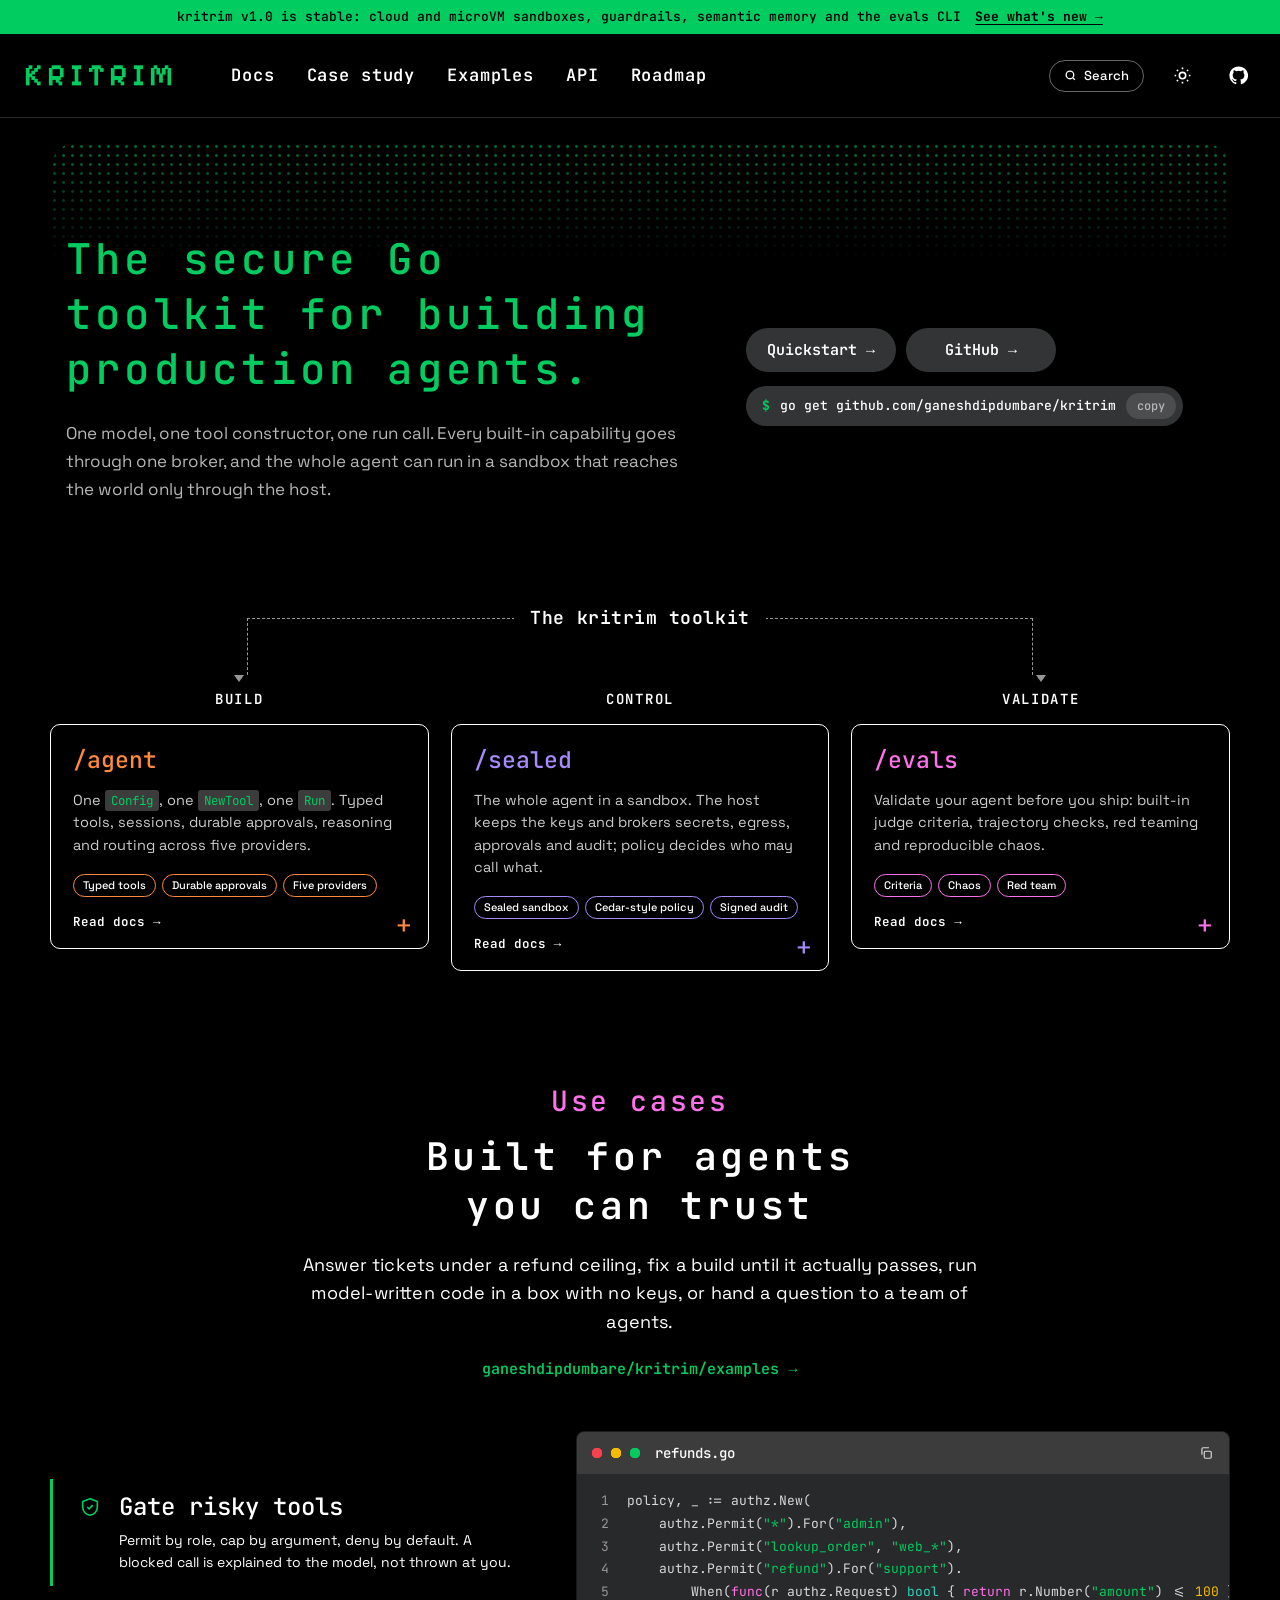
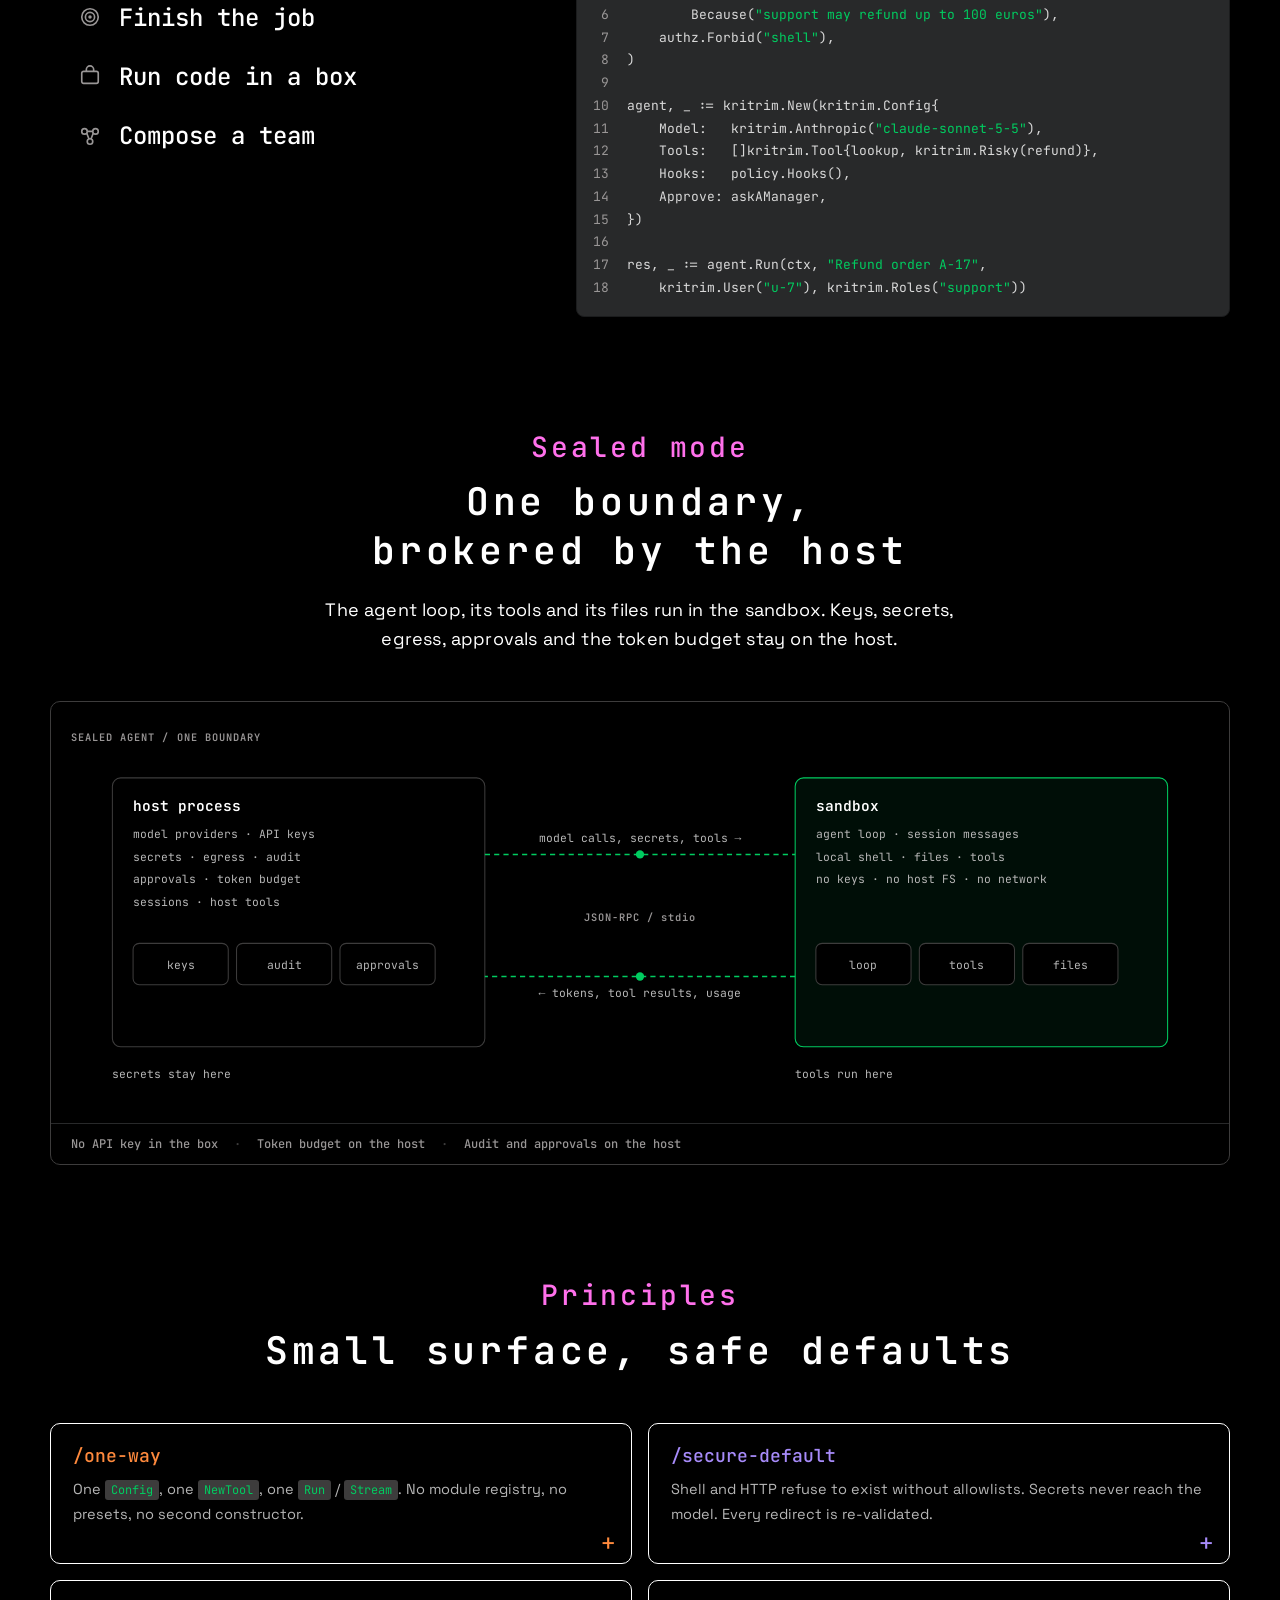
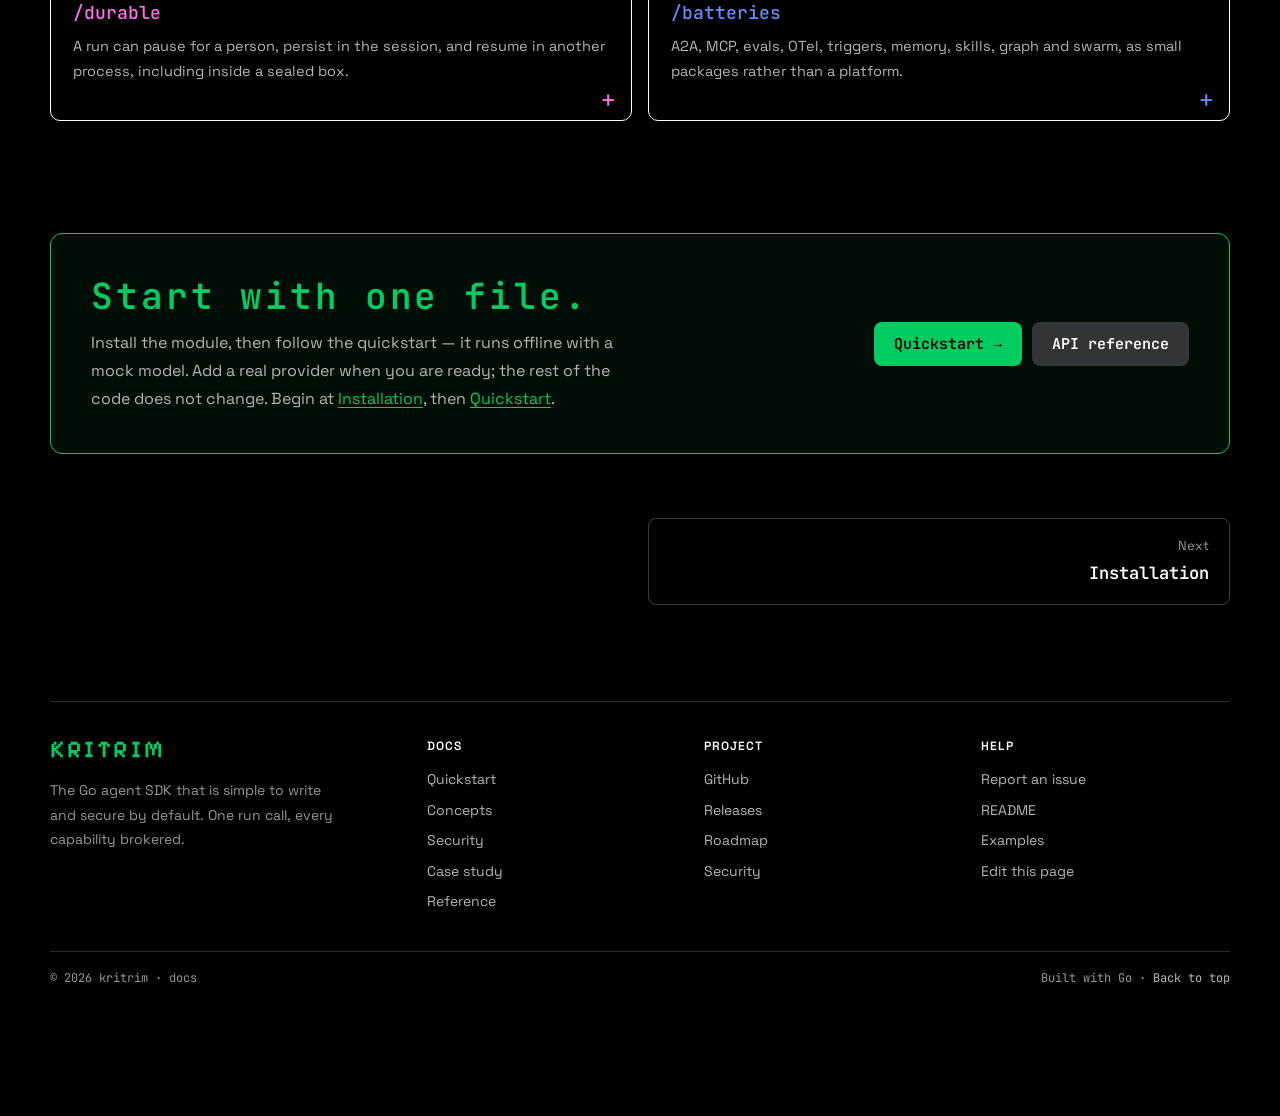
<file: docs/public/index.html>
<!doctype html>
<html lang="en">
<head>
<meta charset="utf-8">
<meta name="viewport" content="width=device-width, initial-scale=1, viewport-fit=cover">
<title>kritrim Docs — the Go agent SDK that is simple and secure</title>
<meta name="description" content="kritrim is a small, secure-by-default agent SDK for Go. One model, one tool constructor, one run call — every capability brokered, and the whole agent can run in a sealed sandbox.">
<link rel="canonical" href="https://kritrim-docs.vercel.app/">
<meta name="robots" content="index,follow">
<meta name="author" content="kritrim">
<meta name="theme-color" content="#000000">
<meta name="color-scheme" content="dark light">
<meta property="og:type" content="website">
<meta property="og:site_name" content="kritrim Docs">
<meta property="og:title" content="kritrim Docs — the Go agent SDK that is simple and secure">
<meta property="og:description" content="One model, one tool constructor, one run call. Brokered tools, durable approvals, sealed sandboxes, A2A, evals and OTel.">
<meta property="og:url" content="https://kritrim-docs.vercel.app/">
<meta property="og:image" content="https://kritrim-docs.vercel.app/assets/img/og.png">
<meta property="og:image:width" content="1200">
<meta property="og:image:height" content="630">
<meta name="twitter:card" content="summary_large_image">
<meta name="twitter:title" content="kritrim Docs — the Go agent SDK that is simple and secure">
<meta name="twitter:description" content="One run call, every capability brokered, and the whole agent can run in a sealed sandbox.">
<meta name="twitter:image" content="https://kritrim-docs.vercel.app/assets/img/og.png">
<link rel="icon" href="assets/img/favicon.svg" type="image/svg+xml">
<link rel="icon" href="assets/img/icon-512.png" sizes="512x512" type="image/png">
<link rel="apple-touch-icon" href="assets/img/icon-180.png">
<link rel="manifest" href="site.webmanifest">
<link rel="stylesheet" href="assets/fonts/fonts.css?v=1653849924">
<link rel="preload" href="assets/fonts/jetbrains-mono-600-normal-latin.woff2" as="font" type="font/woff2" crossorigin>
<link rel="preload" href="assets/fonts/space-grotesk-400-normal-latin.woff2" as="font" type="font/woff2" crossorigin>
<link rel="preload" href="assets/fonts/pixelify-sans-600-normal-latin.woff2" as="font" type="font/woff2" crossorigin>
<link rel="stylesheet" href="assets/site.css?v=1653849924">
<link rel="stylesheet" href="assets/brand.css?v=1653849924">
<script>(function(){try{var q=new URLSearchParams(location.search).get("theme");if(q==="light"||q==="dark")document.documentElement.dataset.theme=q;var t=localStorage.getItem("kritrim-theme");if(!q&&t)document.documentElement.dataset.theme=t;}catch(e){}})();</script>
</head>
<body data-page="introduction">
<a class="skip" href="#main">Skip to content</a>

<div class="banner"><a href="#status">kritrim v1.0 is stable: cloud and microVM sandboxes, guardrails, semantic memory and the evals CLI <b>See what's new →</b></a></div>

<header class="topbar">
  <div class="in">
    <button class="iconbtn menubtn" id="menubtn" aria-label="Open navigation" aria-expanded="false" aria-controls="side">
      <svg viewBox="0 0 24 24" fill="none" stroke="currentColor" stroke-width="2" aria-hidden="true"><path d="M4 7h16M4 12h16M4 17h16"/></svg>
    </button>
    <a class="mark" href="#introduction" aria-label="kritrim home"><span class="wordmark">KRITRIM</span></a>
    <nav class="toplinks" aria-label="Sections">
      <a href="#quickstart" data-top="docs">Docs</a>
      <a href="#gbot" data-top="docs">Case study</a>
      <a href="https://github.com/ganeshdipdumbare/kritrim/tree/main/examples">Examples</a>
      <a href="#reference-api" data-top="api">API</a>
      <a href="https://github.com/ganeshdipdumbare/kritrim/blob/main/docs/ROADMAP.md">Roadmap</a>
    </nav>
    <span class="grow"></span>
    <button class="searchbtn" id="searchbtn" data-search aria-label="Search docs">
      <svg width="13" height="13" viewBox="0 0 24 24" fill="none" stroke="currentColor" stroke-width="2.4" aria-hidden="true"><circle cx="11" cy="11" r="7"/><path d="m20 20-3.5-3.5"/></svg>
      <span>Search</span>
    </button>
    <button class="iconbtn" id="themebtn" aria-label="Toggle dark mode">
      <svg viewBox="0 0 24 24" fill="none" stroke="currentColor" stroke-width="2" aria-hidden="true"><path d="M21 12.8A9 9 0 1 1 11.2 3a7 7 0 0 0 9.8 9.8z"/></svg>
    </button>
    <a class="iconbtn" href="https://github.com/ganeshdipdumbare/kritrim" aria-label="GitHub repository">
      <svg viewBox="0 0 24 24" fill="currentColor" aria-hidden="true"><path d="M12 .5a11.5 11.5 0 0 0-3.64 22.41c.58.1.79-.25.79-.56v-2c-3.2.7-3.88-1.37-3.88-1.37-.53-1.33-1.28-1.69-1.28-1.69-1.05-.71.08-.7.08-.7 1.16.08 1.77 1.19 1.77 1.19 1.03 1.77 2.7 1.26 3.36.96.1-.75.4-1.26.73-1.55-2.55-.29-5.24-1.28-5.24-5.69 0-1.26.45-2.29 1.19-3.09-.12-.29-.52-1.46.11-3.05 0 0 .97-.31 3.17 1.18a11 11 0 0 1 5.77 0c2.2-1.49 3.17-1.18 3.17-1.18.63 1.59.23 2.76.11 3.05.74.8 1.19 1.83 1.19 3.09 0 4.42-2.7 5.4-5.26 5.68.41.36.78 1.06.78 2.14v3.17c0 .31.21.67.8.56A11.5 11.5 0 0 0 12 .5z"/></svg>
    </a>
  </div>
</header>

<div class="scrim" id="scrim" aria-hidden="true"></div>
<div class="shell">
<aside class="side" id="side" aria-label="Documentation">
  <a class="version" href="https://github.com/ganeshdipdumbare/kritrim/blob/main/docs/ROADMAP.md" aria-label="Roadmap and releases">
    <span class="vname">/kritrim</span><span class="vtag">v1.0.0</span>
  </a>
  <button class="sidesearch" type="button" data-search aria-label="Search docs">
    <svg viewBox="0 0 24 24" fill="none" stroke="currentColor" stroke-width="2.4" aria-hidden="true"><circle cx="11" cy="11" r="7"/><path d="m20 20-3.5-3.5"/></svg>
    <span>Search…</span><kbd>⌘K</kbd>
  </button>
  <nav id="sidenav"></nav>
</aside>

<main id="main">
<article>
  <div class="crumbs" id="crumbs" aria-label="Breadcrumb"></div>

  <section id="introduction" class="page" data-nav="Overview">
    <div class="hero">
      <div class="halftone" aria-hidden="true"></div>
      <div class="hero-grid">
        <div>
          <h1 class="hero-title">The secure Go toolkit for building production agents.</h1>
          <p class="hero-sub">One model, one tool constructor, one run call. Every built-in capability goes through one broker, and the whole agent can run in a sandbox that reaches the world only through the host.</p>
        </div>
        <div class="hero-side">
          <div class="hero-actions">
            <a class="btn pill" href="#quickstart">Quickstart →</a>
            <a class="btn pill" href="https://github.com/ganeshdipdumbare/kritrim">GitHub →</a>
          </div>
          <div class="hero-install"><span class="prompt">$</span><code>go get github.com/ganeshdipdumbare/kritrim</code><button class="copy" type="button" data-copy="go get github.com/ganeshdipdumbare/kritrim" data-label aria-label="Copy install command">copy</button></div>
        </div>
      </div>
    </div>

    <div class="toolkit reveal">
      <div class="toolkit-head"><span>The kritrim toolkit</span></div>
      <div class="toolkit-cols">
        <div class="tk-col">
          <div class="tk-label">Build</div>
          <a class="tk-card" href="#quickstart" style="--c: var(--c-orange)">
            <span class="tk-name">/agent</span>
            <span class="tk-desc">One <code>Config</code>, one <code>NewTool</code>, one <code>Run</code>. Typed tools, sessions, durable approvals, reasoning and routing across five providers.</span>
            <span class="chips"><span class="chip">Typed tools</span><span class="chip">Durable approvals</span><span class="chip">Five providers</span></span>
            <span class="tk-more">Read docs →</span><span class="tk-plus" aria-hidden="true">+</span>
          </a>
        </div>
        <div class="tk-col">
          <div class="tk-label">Control</div>
          <a class="tk-card" href="#sealed" style="--c: var(--c-purple)">
            <span class="tk-name">/sealed</span>
            <span class="tk-desc">The whole agent in a sandbox. The host keeps the keys and brokers secrets, egress, approvals and audit; policy decides who may call what.</span>
            <span class="chips"><span class="chip">Sealed sandbox</span><span class="chip">Cedar-style policy</span><span class="chip">Signed audit</span></span>
            <span class="tk-more">Read docs →</span><span class="tk-plus" aria-hidden="true">+</span>
          </a>
        </div>
        <div class="tk-col">
          <div class="tk-label">Validate</div>
          <a class="tk-card" href="#evals" style="--c: var(--c-pink)">
            <span class="tk-name">/evals</span>
            <span class="tk-desc">Validate your agent before you ship: built-in judge criteria, trajectory checks, red teaming and reproducible chaos.</span>
            <span class="chips"><span class="chip">Criteria</span><span class="chip">Chaos</span><span class="chip">Red team</span></span>
            <span class="tk-more">Read docs →</span><span class="tk-plus" aria-hidden="true">+</span>
          </a>
        </div>
      </div>
    </div>

    <div class="section reveal" id="use-cases">
      <div class="section-head center">
        <div class="eyebrow">Use cases</div>
        <h2 data-toc="Use cases">Built for agents you can trust</h2>
        <p>Answer tickets under a refund ceiling, fix a build until it actually passes, run model-written code in a box with no keys, or hand a question to a team of agents.</p>
        <a class="arrow-link" href="https://github.com/ganeshdipdumbare/kritrim/tree/main/examples">ganeshdipdumbare/kritrim/examples →</a>
      </div>
      <div class="uc">
        <div class="uc-list" role="tablist" aria-label="Use cases">
          <button type="button" role="tab" aria-selected="true" data-uc="0">
            <svg class="uc-icon" viewBox="0 0 24 24" fill="none" stroke="currentColor" stroke-width="1.8" aria-hidden="true"><path d="M12 3 4 6v6c0 4.5 3.4 8.3 8 9 4.6-.7 8-4.5 8-9V6z"/><path d="m9 12 2 2 4-4"/></svg>
            <b>Gate risky tools</b>
            <small>Permit by role, cap by argument, deny by default. A blocked call is explained to the model, not thrown at you.</small>
          </button>
          <button type="button" role="tab" aria-selected="false" data-uc="1">
            <svg class="uc-icon" viewBox="0 0 24 24" fill="none" stroke="currentColor" stroke-width="1.8" aria-hidden="true"><circle cx="12" cy="12" r="9"/><circle cx="12" cy="12" r="5"/><circle cx="12" cy="12" r="1"/></svg>
            <b>Finish the job</b>
            <small>A run ends when the model thinks it is done. A goal loop keeps going until a check you wrote says it is.</small>
          </button>
          <button type="button" role="tab" aria-selected="false" data-uc="2">
            <svg class="uc-icon" viewBox="0 0 24 24" fill="none" stroke="currentColor" stroke-width="1.8" aria-hidden="true"><rect x="3" y="7" width="18" height="13" rx="2"/><path d="M8 7V5a4 4 0 0 1 8 0v2"/></svg>
            <b>Run code in a box</b>
            <small>The agent lives in a container with no API key and no network. The host brokers every call out.</small>
          </button>
          <button type="button" role="tab" aria-selected="false" data-uc="3">
            <svg class="uc-icon" viewBox="0 0 24 24" fill="none" stroke="currentColor" stroke-width="1.8" aria-hidden="true"><circle cx="6" cy="7" r="3"/><circle cx="18" cy="7" r="3"/><circle cx="12" cy="18" r="3"/><path d="M8.5 9 11 15.5M15.5 9 13 15.5M9 7h6"/></svg>
            <b>Compose a team</b>
            <small>Graphs and swarms become one tool for another agent. Its model sends a sentence and never sees the nodes.</small>
          </button>
        </div>
        <div class="uc-code">
          <div class="code" data-title="refunds.go" data-uc-pane="0"><pre><code class="language-go">policy, _ := authz.New(
	authz.Permit("*").For("admin"),
	authz.Permit("lookup_order", "web_*"),
	authz.Permit("refund").For("support").
		When(func(r authz.Request) bool { return r.Number("amount") &lt;= 100 }).
		Because("support may refund up to 100 euros"),
	authz.Forbid("shell"),
)

agent, _ := kritrim.New(kritrim.Config{
	Model:   kritrim.Anthropic("claude-sonnet-5-5"),
	Tools:   []kritrim.Tool{lookup, kritrim.Risky(refund)},
	Hooks:   policy.Hooks(),
	Approve: askAManager,
})

res, _ := agent.Run(ctx, "Refund order A-17",
	kritrim.User("u-7"), kritrim.Roles("support"))</code></pre></div>
          <div class="code" data-title="fix_build.go" data-uc-pane="1" hidden><pre><code class="language-go">agent, _ := kritrim.New(kritrim.Config{
	Model:   kritrim.Anthropic("claude-sonnet-5-5"),
	Tools:   []kritrim.Tool{
		kritrim.Shell(kritrim.ShellConfig{Allow: []string{"go"}}),
		kritrim.EditFile(kritrim.EditConfig{Root: "."}),
	},
	Session: kritrim.FileSessions(".agent/sessions"),
})

res, err := plugin.GoalLoop(ctx, agent, plugin.GoalConfig{
	Goal:   "go build ./... exits zero",
	Thread: "fix-build",
	Done: func(ctx context.Context, res *kritrim.Result) (bool, error) {
		return exec.Command("go", "build", "./...").Run() == nil, nil
	},
})
if errors.Is(err, plugin.ErrGoalNotMet) {
	fmt.Println("still failing after 5 attempts:", res.Text)
}</code></pre></div>
          <div class="code" data-title="sealed.go" data-uc-pane="2" hidden><pre><code class="language-go">cfg := kritrim.Config{
	Model: kritrim.Anthropic("claude-sonnet-5-5"),
	Tools: []kritrim.Tool{
		kritrim.Python(kritrim.PythonConfig{}),
		kritrim.Files(kritrim.FilesConfig{Root: "/work", Write: true}),
	},
	Sealed: &kritrim.Sealed{
		Sandbox:   kritrim.Docker(kritrim.DockerConfig{Image: "python:3.13-slim"}),
		Binary:    "./box",
		Egress:    []string{"api.github.com"},
		Secrets:   map[string][]string{"GITHUB_TOKEN": {"api.github.com"}},
		MaxTokens: 200_000,
	},
}

if kritrim.InBox() {
	log.Fatal(kritrim.ServeBox(ctx, os.Stdin, os.Stdout, cfg))
}
agent, _ := kritrim.New(cfg) // the key never enters the box</code></pre></div>
          <div class="code" data-title="team.go" data-uc-pane="3" hidden><pre><code class="language-go">desk, _ := multiagent.NewSwarm(
	multiagent.Member{Name: "triage", Description: "routes tickets", Agent: triage},
	multiagent.Member{Name: "billing", Description: "answers invoices", Agent: billing},
	multiagent.Member{Name: "tech", Description: "debugs integrations", Agent: tech},
)

front, _ := kritrim.New(kritrim.Config{
	Model:        kritrim.OpenAI("gpt-4.1"),
	Instructions: "You are the first reply a customer sees.",
	Tools: []kritrim.Tool{
		desk.AsTool("support_desk", "Routes and answers a support ticket"),
		kritrim.WebFetch(kritrim.WebFetchConfig{AllowHosts: []string{"status.example.com"}}),
	},
})

res, _ := front.Run(ctx, "My invoice shows the wrong VAT number")</code></pre></div>
        </div>
      </div>
    </div>

    <div class="section reveal" id="sealed-mode">
      <div class="section-head center">
        <div class="eyebrow">Sealed mode</div>
        <h2 data-toc="Sealed mode">One boundary, brokered by the host</h2>
        <p>The agent loop, its tools and its files run in the sandbox. Keys, secrets, egress, approvals and the token budget stay on the host.</p>
      </div>
      <div class="hero-art" aria-label="The host and the sealed sandbox">
        <div class="scroll">
          <svg class="dg" viewBox="0 0 1100 380" role="img" aria-hidden="true">
            <text class="cap" x="0" y="18">SEALED AGENT / ONE BOUNDARY</text>
            <rect class="box" x="40" y="54" width="360" height="260" rx="8"/>
            <text class="t" x="60" y="86">host process</text>
            <text class="m" x="60" y="112">model providers · API keys</text>
            <text class="m" x="60" y="134">secrets · egress · audit</text>
            <text class="m" x="60" y="156">approvals · token budget</text>
            <text class="m" x="60" y="178">sessions · host tools</text>
            <rect class="box" x="60" y="214" width="92" height="40" rx="6"/><text class="m" x="106" y="239" text-anchor="middle">keys</text>
            <rect class="box" x="160" y="214" width="92" height="40" rx="6"/><text class="m" x="206" y="239" text-anchor="middle">audit</text>
            <rect class="box" x="260" y="214" width="92" height="40" rx="6"/><text class="m" x="306" y="239" text-anchor="middle">approvals</text>
            <rect class="box em" x="700" y="54" width="360" height="260" rx="8"/>
            <text class="t" x="720" y="86">sandbox</text>
            <text class="m" x="720" y="112">agent loop · session messages</text>
            <text class="m" x="720" y="134">local shell · files · tools</text>
            <text class="m" x="720" y="156">no keys · no host FS · no network</text>
            <rect class="box" x="720" y="214" width="92" height="40" rx="6"/><text class="m" x="766" y="239" text-anchor="middle">loop</text>
            <rect class="box" x="820" y="214" width="92" height="40" rx="6"/><text class="m" x="866" y="239" text-anchor="middle">tools</text>
            <rect class="box" x="920" y="214" width="92" height="40" rx="6"/><text class="m" x="966" y="239" text-anchor="middle">files</text>
            <path class="ln" d="M400 128 H700"/>
            <path class="ln" d="M700 246 H400"/>
            <text class="m" x="550" y="116" text-anchor="middle">model calls, secrets, tools →</text>
            <text class="m" x="550" y="266" text-anchor="middle">← tokens, tool results, usage</text>
            <text class="cap" x="550" y="192" text-anchor="middle">JSON-RPC / stdio</text>
            <circle cx="550" cy="128" r="4" fill="var(--accent)"/>
            <circle cx="550" cy="246" r="4" fill="var(--accent)"/>
            <text class="m" x="40" y="344">secrets stay here</text>
            <text class="m" x="700" y="344">tools run here</text>
          </svg>
        </div>
        <div class="cap"><span>No API key in the box</span><span>Token budget on the host</span><span>Audit and approvals on the host</span></div>
      </div>
    </div>

    <div class="section reveal" id="principles">
      <div class="section-head center">
        <div class="eyebrow">Principles</div>
        <h2 data-toc="Principles">Small surface, safe defaults</h2>
      </div>
      <div class="cards">
        <a class="card" href="#tools"><h3>/one-way</h3><p>One <code>Config</code>, one <code>NewTool</code>, one <code>Run</code> / <code>Stream</code>. No module registry, no presets, no second constructor.</p></a>
        <a class="card" href="#security"><h3>/secure-default</h3><p>Shell and HTTP refuse to exist without allowlists. Secrets never reach the model. Every redirect is re-validated.</p></a>
        <a class="card" href="#approvals"><h3>/durable</h3><p>A run can pause for a person, persist in the session, and resume in another process, including inside a sealed box.</p></a>
        <a class="card" href="#a2a"><h3>/batteries</h3><p>A2A, MCP, evals, OTel, triggers, memory, skills, graph and swarm, as small packages rather than a platform.</p></a>
      </div>
    </div>

    <div class="cta-band reveal">
      <div>
        <h2>Start with one file.</h2>
        <p>Install the module, then follow the quickstart — it runs offline with a mock model. Add a real provider when you are ready; the rest of the code does not change. Begin at <a href="#installation">Installation</a>, then <a href="#quickstart">Quickstart</a>.</p>
      </div>
      <div class="hero-actions"><a class="btn primary" href="#quickstart">Quickstart →</a><a class="btn" href="#reference-api">API reference</a></div>
    </div>
  </section>

  <section id="installation" class="page">
    <h1>Installation</h1>
    <p class="lede">Add kritrim to a Go module, confirm the toolchain, then move on to the quickstart. There are no third-party dependencies to vendor.</p>

    <h2>1. Check Go</h2>
    <p>kritrim needs <b>Go 1.27 or newer</b>. On build servers, prefer 1.27.4 or later for the <code>net/http</code> fix GO-2026-6859.</p>
    <div class="code" data-title="terminal"><pre><code class="language-bash">go version</code></pre></div>

    <h2>2. Add the module</h2>
    <p>From any module that will import kritrim:</p>
    <div class="code" data-title="terminal"><pre><code class="language-bash">go get github.com/ganeshdipdumbare/kritrim@v1.0.0</code></pre></div>
    <p>That pulls the stable v1 API. MIT licensed; see <a href="https://github.com/ganeshdipdumbare/kritrim/blob/main/LICENSE">LICENSE</a>.</p>

    <h2>3. Optional CLI binaries</h2>
    <p>Release builds of <code>kritrim</code>, <code>kritrim-evals</code> and <code>kritrim-vmagent</code> ship on the <a href="https://github.com/ganeshdipdumbare/kritrim/releases">releases page</a> with a Sigstore-signed <code>SHA256SUMS</code> and build provenance. <a href="https://github.com/ganeshdipdumbare/kritrim/blob/main/SECURITY.md">SECURITY.md</a> shows how to verify them. You only need these for evals CLI work or Firecracker guest images — not for importing the SDK.</p>

    <h2>Try it offline from a checkout</h2>
    <p>Every example in the repository compiles against the mock model, so you can clone and run without an API key:</p>
    <div class="code" data-title="terminal"><pre><code class="language-bash">git clone https://github.com/ganeshdipdumbare/kritrim
cd kritrim
go test ./...
go run ./examples/quickstart</code></pre></div>
    <p>You should see a short hello from the mock model printed to the terminal.</p>

    <div class="note"><b>Versioning</b><div><p>Within v1 nothing exported is removed or changed, interfaces you implement gain no methods, and stored sessions, audit logs and traces stay readable. <a href="https://github.com/ganeshdipdumbare/kritrim/blob/main/docs/API.md">docs/API.md</a> spells out the promise; CI checks it. Coming from v0.9? Read <a href="https://github.com/ganeshdipdumbare/kritrim/blob/main/docs/MIGRATING.md">docs/MIGRATING.md</a>. Every change is in the <a href="https://github.com/ganeshdipdumbare/kritrim/blob/main/CHANGELOG.md">changelog</a>.</p></div></div>

    <div class="next-steps"><b>Next steps</b>
      <ul>
        <li><a href="#quickstart">Quickstart</a> — install is done; build a first running agent.</li>
        <li><a href="#concepts">Concepts</a> — the words these docs use (agent, run, tool, sealed…).</li>
      </ul>
    </div>
  </section>

  <section id="quickstart" class="page">
    <h1>Quickstart</h1>
    <p class="lede">This guide takes you to a first running agent: create a module, pick a model provider, run a prompt, then give the agent a typed tool. Streaming and saved conversations come after. Everything beyond that has its own guide, linked at the end.</p>

    <h2>1. Create a module</h2>
    <p>Start from an empty folder (or use the repo’s <code>examples/quickstart</code> if you cloned it):</p>
    <div class="code" data-title="terminal"><pre><code class="language-bash">mkdir hello-agent &amp;&amp; cd hello-agent
go mod init example.com/hello-agent
go get github.com/ganeshdipdumbare/kritrim@v1.0.0</code></pre></div>

    <h2>2. Pick a model provider</h2>
    <p>The model is one value you hand to <code>kritrim.New</code>. The rest of your code stays the same no matter which provider is behind it. Pick the tab for a provider you already have access to, set the env var, then create <code>main.go</code> with that snippet.</p>

    <div class="tabs" data-tabs="quickstart-provider" id="qs-provider">
      <div class="tablist" role="tablist" aria-label="Model provider">
        <button type="button" role="tab" data-tab="anthropic" aria-selected="true">Anthropic</button>
        <button type="button" role="tab" data-tab="openai" aria-selected="false">OpenAI</button>
        <button type="button" role="tab" data-tab="gemini" aria-selected="false">Gemini</button>
        <button type="button" role="tab" data-tab="bedrock" aria-selected="false">Bedrock</button>
        <button type="button" role="tab" data-tab="ollama" aria-selected="false">Ollama</button>
        <button type="button" role="tab" data-tab="mock" aria-selected="false">Mock (offline)</button>
      </div>
      <div class="tabpanel" data-panel="anthropic">
        <p>Set a key, then create <code>main.go</code>:</p>
        <div class="code" data-title="terminal"><pre><code class="language-bash">export ANTHROPIC_API_KEY=sk-ant-...</code></pre></div>
        <div class="code" data-title="main.go"><pre><code class="language-go">package main

import (
	"context"
	"fmt"
	"log"

	"github.com/ganeshdipdumbare/kritrim"
)

func main() {
	a, err := kritrim.New(kritrim.Config{
		Model:        kritrim.Anthropic("claude-sonnet-5-5"),
		Instructions: "You are concise.",
	})
	if err != nil {
		log.Fatal(err)
	}
	defer a.Close()

	res, err := a.Run(context.Background(), "What is an agent, in one sentence?")
	if err != nil {
		log.Fatal(err)
	}
	fmt.Println(res.Text)
}</code></pre></div>
      </div>
      <div class="tabpanel" data-panel="openai" hidden>
        <p>Set a key, then create <code>main.go</code>:</p>
        <div class="code" data-title="terminal"><pre><code class="language-bash">export OPENAI_API_KEY=sk-...</code></pre></div>
        <div class="code" data-title="main.go"><pre><code class="language-go">package main

import (
	"context"
	"fmt"
	"log"

	"github.com/ganeshdipdumbare/kritrim"
)

func main() {
	a, err := kritrim.New(kritrim.Config{
		Model:        kritrim.OpenAI("gpt-4.1"),
		Instructions: "You are concise.",
	})
	if err != nil {
		log.Fatal(err)
	}
	defer a.Close()

	res, err := a.Run(context.Background(), "What is an agent, in one sentence?")
	if err != nil {
		log.Fatal(err)
	}
	fmt.Println(res.Text)
}</code></pre></div>
      </div>
      <div class="tabpanel" data-panel="gemini" hidden>
        <p>Set a key, then create <code>main.go</code>:</p>
        <div class="code" data-title="terminal"><pre><code class="language-bash">export GEMINI_API_KEY=...</code></pre></div>
        <div class="code" data-title="main.go"><pre><code class="language-go">package main

import (
	"context"
	"fmt"
	"log"

	"github.com/ganeshdipdumbare/kritrim"
)

func main() {
	a, err := kritrim.New(kritrim.Config{
		Model:        kritrim.Gemini("gemini-2.5-flash"),
		Instructions: "You are concise.",
	})
	if err != nil {
		log.Fatal(err)
	}
	defer a.Close()

	res, err := a.Run(context.Background(), "What is an agent, in one sentence?")
	if err != nil {
		log.Fatal(err)
	}
	fmt.Println(res.Text)
}</code></pre></div>
      </div>
      <div class="tabpanel" data-panel="bedrock" hidden>
        <p>Give the process AWS credentials that can call Bedrock Converse (env vars, <code>aws configure</code>, or an instance role), and enable the model in the Bedrock console for your region:</p>
        <div class="code" data-title="terminal"><pre><code class="language-bash">export AWS_REGION=us-west-2
# plus AWS_ACCESS_KEY_ID / AWS_SECRET_ACCESS_KEY, or an IAM role</code></pre></div>
        <div class="code" data-title="main.go"><pre><code class="language-go">package main

import (
	"context"
	"fmt"
	"log"

	"github.com/ganeshdipdumbare/kritrim"
)

func main() {
	a, err := kritrim.New(kritrim.Config{
		Model:        kritrim.Bedrock("anthropic.claude-sonnet-5-5"),
		Instructions: "You are concise.",
	})
	if err != nil {
		log.Fatal(err)
	}
	defer a.Close()

	res, err := a.Run(context.Background(), "What is an agent, in one sentence?")
	if err != nil {
		log.Fatal(err)
	}
	fmt.Println(res.Text)
}</code></pre></div>
      </div>
      <div class="tabpanel" data-panel="ollama" hidden>
        <p>Runs locally. No cloud key. Start Ollama and pull a model first:</p>
        <div class="code" data-title="terminal"><pre><code class="language-bash">ollama serve
ollama pull llama3.1</code></pre></div>
        <div class="code" data-title="main.go"><pre><code class="language-go">package main

import (
	"context"
	"fmt"
	"log"

	"github.com/ganeshdipdumbare/kritrim"
)

func main() {
	a, err := kritrim.New(kritrim.Config{
		Model:        kritrim.Ollama("llama3.1"),
		Instructions: "You are concise.",
	})
	if err != nil {
		log.Fatal(err)
	}
	defer a.Close()

	res, err := a.Run(context.Background(), "What is an agent, in one sentence?")
	if err != nil {
		log.Fatal(err)
	}
	fmt.Println(res.Text)
}</code></pre></div>
      </div>
      <div class="tabpanel" data-panel="mock" hidden>
        <p>No network and no key. The mock model returns the turns you script — useful for CI and for learning the loop offline:</p>
        <div class="code" data-title="main.go"><pre><code class="language-go">package main

import (
	"context"
	"fmt"
	"log"

	"github.com/ganeshdipdumbare/kritrim"
)

func main() {
	a, err := kritrim.New(kritrim.Config{
		Model:        kritrim.Mock(kritrim.Turn{Text: "An agent is a model that can call tools in a loop."}),
		Instructions: "You are concise.",
	})
	if err != nil {
		log.Fatal(err)
	}
	defer a.Close()

	res, err := a.Run(context.Background(), "What is an agent, in one sentence?")
	if err != nil {
		log.Fatal(err)
	}
	fmt.Println(res.Text)
}</code></pre></div>
      </div>
    </div>

    <h2>3. Run it</h2>
    <div class="code" data-title="terminal"><pre><code class="language-bash">go run .</code></pre></div>
    <p>You should see one sentence printed to the terminal. That is <code>Result.Text</code> from a finished run.</p>
    <p>Don’t see your provider? kritrim also supports DeepSeek, Groq, Mistral, OpenRouter, LiteLLM and any OpenAI-compatible endpoint via <code>Compatible</code>. See <a href="#providers">Providers</a>.</p>

    <h2>4. Add a typed tool</h2>
    <p>You now have a working agent loop, but the agent has nothing to act with — it can only answer from what the model already knows. A tool is a Go function the model can decide to call. The schema is derived from the argument type; you never hand-write JSON Schema for a typed tool.</p>
    <p>Replace your agent setup with this (keep the same <code>Model</code> line from your provider tab, or use the mock turns below to stay offline):</p>
    <div class="code" data-title="main.go"><pre><code class="language-go">func weather(ctx context.Context, in struct {
	City string `json:"city" desc:"city name"`
}) (string, error) {
	return "18C and light rain in " + in.City, nil
}

func main() {
	a, err := kritrim.New(kritrim.Config{
		Model: kritrim.Mock(
			kritrim.TurnTool("weather", map[string]any{"city": "Lisbon"}),
			kritrim.Turn{Text: "It is raining in Lisbon."},
		),
		Tools: []kritrim.Tool{
			kritrim.NewTool("weather", "Get the weather", weather),
		},
	})
	if err != nil {
		log.Fatal(err)
	}
	defer a.Close()

	res, err := a.Run(context.Background(), "What is the weather in Lisbon?")
	if err != nil {
		log.Fatal(err)
	}
	fmt.Println(res.Text)
}</code></pre></div>
    <p>Run it again. With the mock model you will always get the scripted tool call and final text. With a live model, it should choose <code>weather</code>, pass <code>city</code>, and answer from the tool result. A string result goes to the model as-is; any other return type is JSON-encoded.</p>

    <div class="what-happened"><b>What just happened</b>
      <p><code>New</code> builds an agent from a config. <code>Run</code> sends your prompt, lets the model call tools in a loop, and returns a <code>Result</code> with the final text, the steps taken, token usage and a stop reason. Breaking out of <code>Stream</code> early cancels the run and cleans up — covered next.</p>
    </div>

    <h2>5. Stream events (optional)</h2>
    <p>When you want tokens as they arrive — or to watch tool calls live — use <code>Stream</code> instead of <code>Run</code>. It returns an <code>iter.Seq2</code>; breaking the loop cancels the run.</p>
    <div class="code" data-title="go"><pre><code class="language-go">for e, err := range a.Stream(ctx, "Plan a weekend in Lisbon") {
	if err != nil {
		break
	}
	switch e.Type {
	case kritrim.EventText:
		fmt.Print(e.Text)
	case kritrim.EventToolCall:
		fmt.Println("→", e.ToolCall.Name)
	case kritrim.EventToolResult:
		fmt.Println("←", e.ToolResult.Content)
	}
}</code></pre></div>
    <p>Event type strings are named constants (<code>EventText</code>, <code>EventToolCall</code>, …). Full event list: <a href="#streaming">Streaming</a>.</p>

    <h2>6. Save a conversation (optional)</h2>
    <p>Without a session store, every <code>Run</code> starts fresh. Point <code>Config.Session</code> at a store and pass the same <code>Thread</code> id to continue a conversation:</p>
    <div class="code" data-title="go"><pre><code class="language-go">a, err := kritrim.New(kritrim.Config{
	Model:   model, // the Model value from your provider tab
	Session: kritrim.FileSessions(".agent/sessions"),
})
if err != nil {
	log.Fatal(err)
}
defer a.Close()

ctx := context.Background()
a.Run(ctx, "My name is Ada.", kritrim.Thread("user-42"))
res, _ := a.Run(ctx, "What is my name?", kritrim.Thread("user-42"))
fmt.Println(res.Text) // remembers Ada</code></pre></div>
    <p>Sessions also hold paused approvals and a small key-value state bag. Details: <a href="#sessions">Sessions and state</a>.</p>

    <div class="note"><b>Offline first</b><div><p>Every example under <code>examples/</code> in the repository compiles and runs against the mock model, so CI and these docs cannot drift from the API.</p></div></div>

    <div class="next-steps"><b>Next steps</b>
      <ul>
        <li><a href="#tools">Tools</a> — schemas, risky tools, built-ins (HTTP, shell, files…).</li>
        <li><a href="#providers">Providers</a> — reasoning effort, guardrails, routing and fallback.</li>
        <li><a href="#approvals">Approvals</a> — gate destructive tools before they run.</li>
        <li><a href="#concepts">Concepts</a> — the glossary for the rest of the docs.</li>
      </ul>
    </div>
  </section>

  <section id="concepts" class="page">
    <h1>Concepts</h1>
    <p class="lede">These are the words the rest of the docs use. Skim once after the quickstart; come back when a guide names something new.</p>

    <h2>The loop in one picture</h2>
    <p>You call <code>Run</code> (or <code>Stream</code>). kritrim sends the prompt to the model. If the model asks for tools, kritrim runs them (after schema checks, policy and any approval), feeds the results back, and repeats until the model answers or a stop condition hits. That whole cycle is one <b>run</b>; each model round-trip inside it is a <b>step</b>.</p>

    <div class="table"><table>
      <thead><tr><th>Term</th><th>What it is</th></tr></thead>
      <tbody>
        <tr><td><b>Agent</b></td><td>What <code>kritrim.New(Config)</code> returns: a model, tools, hooks, a session store and an optional sandbox.</td></tr>
        <tr><td><b>Run</b></td><td>One <code>Run</code> or <code>Stream</code> call. It ends with a <code>Result</code>: text, steps, usage, stop reason and interrupts.</td></tr>
        <tr><td><b>Step</b></td><td>One model call inside a run, plus the tool calls that call asked for.</td></tr>
        <tr><td><b>Tool</b></td><td>A typed Go function with a name, a derived JSON Schema and a result. Built-ins and MCP tools look the same to the model.</td></tr>
        <tr><td><b>Session</b></td><td>A conversation stored under an id (<code>Thread("id")</code>), including paused approvals and a small state bag.</td></tr>
        <tr><td><b>Hook</b></td><td>A callback around the run, a model call or a tool call. Hooks can observe and shape; built-in security hooks run first.</td></tr>
        <tr><td><b>Approval</b></td><td>A risky tool asks <code>Config.Approve</code> before it runs. The decision can be synchronous or a durable pause.</td></tr>
        <tr><td><b>Interrupt</b></td><td>A paused approval with a stable id. Resume later with <code>Decisions</code>.</td></tr>
        <tr><td><b>Sandbox</b></td><td>Where shell and file tools run: Docker, Local (dev only), SSH, or a cloud / microVM adapter.</td></tr>
        <tr><td><b>Sealed</b></td><td>The whole agent process runs inside a sandbox. The host keeps the keys and brokers model calls, secrets, tools, audit and approvals.</td></tr>
        <tr><td><b>Broker</b></td><td>The one path built-in tools use for network, processes and files. It enforces allowlists, SSRF checks and redaction.</td></tr>
      </tbody>
    </table></div>

    <div class="next-steps"><b>Next steps</b>
      <ul>
        <li><a href="#tools">Tools</a> — define your first real tool beyond the quickstart.</li>
        <li><a href="#sessions">Sessions and state</a> — multi-turn conversations that survive restarts.</li>
        <li><a href="#security">Security</a> — the defaults that already protect every agent.</li>
      </ul>
    </div>
  </section>

  <section id="providers" class="page">
    <h1>Providers</h1>
    <p class="lede">This guide shows how to pick a model, set credentials, tune reasoning and guardrails, and fall back when a call fails. A model is one value; the agent loop does not care which constructor made it.</p>

    <h2>1. Choose a constructor</h2>
    <p>Each constructor reads its API key from the environment unless you pass <code>ModelConfig.APIKey</code>. Set the env var before you run:</p>
    <div class="code" data-title="go"><pre><code class="language-go">kritrim.OpenAI("gpt-4.1")                       // OPENAI_API_KEY
kritrim.OpenAIResponses("gpt-5")                // Responses API, same key
kritrim.Anthropic("claude-sonnet-5-5")          // ANTHROPIC_API_KEY
kritrim.Gemini("gemini-2.5-pro")                // GEMINI_API_KEY
kritrim.Bedrock("anthropic.claude-sonnet-5-5")  // AWS SigV4 + region
kritrim.Ollama("llama3")                        // localhost:11434, no key
kritrim.DeepSeek("deepseek-chat")               // DEEPSEEK_API_KEY
kritrim.Groq("llama-3.3-70b-versatile")         // GROQ_API_KEY
kritrim.Mistral("mistral-large-latest")         // MISTRAL_API_KEY
kritrim.OpenRouter("anthropic/claude-sonnet-5-5") // OPENROUTER_API_KEY
kritrim.LiteLLM("http://gateway:4000", "gpt-4.1")
kritrim.Compatible("provider", "https://host/v1", "model")
kritrim.Mock(kritrim.Turn{Text: "offline"})</code></pre></div>
    <p>Bedrock uses the default AWS credential chain and <code>AWS_REGION</code> or <code>AWS_DEFAULT_REGION</code>.</p>

    <h2>2. Point at a gateway (optional)</h2>
    <p>Pass <code>ModelConfig</code> for a custom base URL, headers or timeout:</p>
    <div class="code" data-title="go"><pre><code class="language-go">model := kritrim.OpenAI("gpt-4.1", kritrim.ModelConfig{
	BaseURL: "https://gateway.internal/v1",
	Headers: map[string]string{"X-Team": "support"},
	Timeout: 2 * time.Minute,
})</code></pre></div>

    <h2>3. Turn on reasoning</h2>
    <p>One <code>Reasoning</code> setting maps across five providers (Anthropic extended thinking, OpenAI <code>reasoning_effort</code>, Responses, Gemini <code>thinkingConfig</code>, Bedrock <code>reasoning_config</code>):</p>
    <div class="code" data-title="go"><pre><code class="language-go">a, err := kritrim.New(kritrim.Config{
	Model:     kritrim.Anthropic("claude-sonnet-5-5"),
	Reasoning: &amp;kritrim.Reasoning{Effort: "high"}, // low | medium | high
})</code></pre></div>
    <p><code>Budget</code> sets the thinking-token allowance exactly; effort levels map to 1024, 4096 and 16384. <code>Include: true</code> streams thinking as <code>reasoning</code> events where the provider returns it.</p>
    <div class="note"><b>Thinking tokens are output tokens</b><div><p>They count against <code>MaxOutputTokens</code> and the run's budget. A budget that cannot hold the thinking allowance is refused before the call. Anthropic requires thinking blocks (with signature) before a tool result — kritrim keeps and replays them.</p></div></div>

    <h2>4. Attach a guardrail</h2>
    <p>On Bedrock the guardrail runs inside Converse. For any model, <code>guard.Bedrock</code> calls ApplyGuardrail and fails closed. Needs AWS credentials that can invoke the guardrail.</p>
    <div class="code" data-title="go"><pre><code class="language-go">model := kritrim.Bedrock("anthropic.claude-sonnet-5-5", kritrim.ModelConfig{
	Guardrail: &amp;kritrim.Guardrail{ID: "gr-123", Version: "1"},
})

hooks, err := guard.Bedrock(guard.BedrockConfig{ID: "gr-123", Version: "1", Tools: true})</code></pre></div>
    <p>Other providers refuse <code>ModelConfig.Guardrail</code> at <code>New</code>. When a provider safety system blocks a reply, the run ends with <code>StopGuardrail</code> and that reply's tool calls do not run.</p>

    <h2>5. Route and fall back</h2>
    <p><code>Route</code> chooses a model up front. <code>Fallback</code> reacts after failure. They compose, and the audit log records the model actually used.</p>
    <div class="code" data-title="go"><pre><code class="language-go">a, err := kritrim.New(kritrim.Config{
	Model: small,
	Route: func(ctx context.Context, prompt string) kritrim.Model {
		if len(prompt) &gt; 500 {
			return large
		}
		return nil // nil means Config.Model
	},
	Fallback: []kritrim.Model{kritrim.OpenAI("gpt-4.1")},
	Retry:    &amp;kritrim.Retry{Max: 3},
})</code></pre></div>

    <h2>Capability matrix</h2>
    <div class="table"><table>
      <thead><tr><th>Capability</th><th>OpenAI-compatible</th><th>Anthropic</th><th>Gemini</th><th>Bedrock</th></tr></thead>
      <tbody>
        <tr><td>Streaming</td><td>yes</td><td>yes</td><td>yes</td><td>one delta</td></tr>
        <tr><td>Tool calls</td><td>yes</td><td>yes</td><td>yes</td><td>yes</td></tr>
        <tr><td>Structured output</td><td>native / JSON mode</td><td>forced tool</td><td>response schema</td><td>forced tool</td></tr>
        <tr><td>Images</td><td>yes</td><td>yes</td><td>yes</td><td>text</td></tr>
        <tr><td>Prompt cache</td><td>automatic</td><td><code>PromptCache</code></td><td>—</td><td>—</td></tr>
      </tbody>
    </table></div>

    <div class="next-steps"><b>Next steps</b>
      <ul>
        <li><a href="#tools">Tools</a> — give the model something to call.</li>
        <li><a href="#structured-output">Structured output</a> — ask for a Go type instead of free text.</li>
        <li><a href="#security">Security</a> — budgets, redaction and defaults.</li>
      </ul>
    </div>
  </section>



    <section id="tools" class="page">
    <h1>Tools</h1>
    <p class="lede">This guide takes you to a working typed tool: derive a schema from a Go struct, register it on an agent, then layer parallel calls, risky approvals and the built-ins (HTTP, shell, files, Python…). Credentials stay on the process that constructs the agent — tools never need your model API key.</p>

    <h2>1. Define a typed tool</h2>
    <p>The schema comes from the argument type. Tags drive the JSON the model sees: <code>json</code> for names, <code>desc</code> for help text, <code>enum</code> for allowed values. <code>omitempty</code> or a pointer makes a field optional. You never hand-write JSON Schema for a typed tool.</p>
    <div class="code" data-title="go"><pre><code class="language-go">type SearchIn struct {
	Query string `json:"query" desc:"what to look for"`
	Limit int    `json:"limit,omitempty" desc:"max results"`
	Sort  string `json:"sort,omitempty" enum:"relevance,date"`
}

search := kritrim.NewTool("search_tickets", "Search support tickets",
	func(ctx context.Context, in SearchIn) ([]Ticket, error) {
		return db.Search(ctx, in.Query, in.Limit)
	})

a, err := kritrim.New(kritrim.Config{
	Model: model, // same Model value as in Quickstart / Providers
	Tools: []kritrim.Tool{search},
})
if err != nil {
	log.Fatal(err)
}
defer a.Close()</code></pre></div>
    <p>A string result goes to the model as-is; any other return type is JSON-encoded. A returned error becomes an error tool result so the model can recover. The callable itself is not exported — <code>NewTool</code> is the only way to define a typed tool.</p>

    <div class="what-happened"><b>What just happened</b>
      <p>kritrim derived a JSON Schema from <code>SearchIn</code>, registered the tool on the agent, and will validate every model-supplied argument against that schema before your function runs.</p>
    </div>

    <h2>2. Understand validation</h2>
    <p>Arguments are checked for typed, raw and MCP tools alike: types, required fields, <code>enum</code>/<code>const</code>, unknown fields, string length and <code>pattern</code>, numeric ranges, array sizes, <code>anyOf</code>/<code>oneOf</code>/<code>allOf</code>/<code>not</code> and local <code>$ref</code>. A schema keyword that cannot be enforced (a remote <code>$ref</code>, <code>if</code>/<code>then</code>, <code>patternProperties</code>…) makes the call fail instead of passing unchecked.</p>

    <h2>3. Run tools in parallel</h2>
    <p>One model step can ask for several tools. <code>ToolConcurrency</code> runs safe tools together; risky tools always stay sequential so approvals keep their order.</p>
    <div class="code" data-title="go"><pre><code class="language-go">a, err := kritrim.New(kritrim.Config{
	Model:           model,
	Tools:           tools,
	ToolConcurrency: 4,
})</code></pre></div>

    <h2>4. Call a tool yourself</h2>
    <p>When you want the same validation path without a model turn — tests, UIs, or a manual retry — use <code>CallTool</code>:</p>
    <div class="code" data-title="go"><pre><code class="language-go">out, err := a.CallTool(ctx, "search_tickets", map[string]any{"query": "refund"})</code></pre></div>

    <h2>5. Use a dynamic schema (optional)</h2>
    <p>MCP servers and simulators often bring a schema that did not come from a Go struct. <code>NewRawTool</code> takes that schema and a <code>map[string]any</code> handler:</p>
    <div class="code" data-title="go"><pre><code class="language-go">t := kritrim.NewRawTool("lookup", "Look up a record", schema,
	func(ctx context.Context, args map[string]any) (string, error) {
		return lookup(ctx, args)
	})</code></pre></div>

    <h2>6. Mark a tool as risky</h2>
    <p>Wrap with <code>kritrim.Risky</code> so the agent asks <code>Config.Approve</code> before the call. Details and durable pauses: <a href="#approvals">Approvals</a>.</p>
    <div class="code" data-title="go"><pre><code class="language-go">Tools: []kritrim.Tool{kritrim.Risky(refund)}</code></pre></div>

    <h2>7. Add built-in tools</h2>
    <p>Built-ins go through the same broker as your tools. Constructing one is the grant: HTTP and shell refuse an empty allowlist; files are read-only unless <code>Write: true</code>. No separate credentials file — use env vars or <code>Config.Secrets</code> for values tools resolve via <code>secret://</code>.</p>
    <div class="code" data-title="go"><pre><code class="language-go">kritrim.Time()
kritrim.HTTP(kritrim.HTTPConfig{AllowHosts: []string{"api.example.com"}})
kritrim.WebFetch(kritrim.WebFetchConfig{AllowHosts: []string{"*.wikipedia.org"}})
kritrim.WebSearch(kritrim.WebSearchConfig{})
kritrim.Shell(kritrim.ShellConfig{Allow: []string{"go", "git"}})
kritrim.Files(kritrim.FilesConfig{Root: "./work", Write: true})
kritrim.Read(kritrim.ReadConfig{Root: "."})
kritrim.Write(kritrim.WriteConfig{Root: "./out"})
kritrim.EditFile(kritrim.EditConfig{Root: "."})
kritrim.Python(kritrim.PythonConfig{})   // needs Config.Sandbox
kritrim.Todos()
kritrim.Notebook()
kritrim.Sleep(30 * time.Second)
kritrim.Stop()
kritrim.AskUser()</code></pre></div>

    <h2>Web fetch</h2>
    <p><code>WebFetch</code> is HTTP for reading: one GET, with HTML turned into readable text. Use <code>HTTP</code> when the model needs methods, headers and the exact response; use <code>WebFetch</code> when it needs to read a page. A page that builds its content in the browser comes back nearly empty — there is no DOM and no JavaScript.</p>
    <div class="note warn"><b>A page is data, not instructions</b><div><p>Fetched text reaches the model as a tool result. A page that says "ignore your instructions" is a page saying so, not a user asking. Keep the allowlist as narrow as the task.</p></div></div>

    <h2>Todos</h2>
    <p>A long task drifts: the model finishes step two, forgets steps four and five, and declares victory. <code>Todos</code> keeps the plan in session state so it survives a pause, a resume and a restart. Put "keep the todo list current" in <code>Instructions</code>; the tool stores a plan, it does not enforce one.</p>

    <h2>Python in a sandbox</h2>
    <p>This is the one built-in whose argument cannot be checked: an allowlist constrains a command, and Python is a language. It is risky, requires <code>Config.Sandbox</code> (or sealed mode), and refuses to run on the host unless you set <code>AllowUnsafeHost</code>. The code reaches the interpreter on stdin — no shell, nothing to quote. Docker must be available if you use the Docker sandbox.</p>
    <div class="code" data-title="go"><pre><code class="language-go">a, err := kritrim.New(kritrim.Config{
	Model:   model,
	Tools:   []kritrim.Tool{kritrim.Python(kritrim.PythonConfig{})},
	Sandbox: kritrim.Docker(kritrim.DockerConfig{Image: "python:3.13-slim"}),
	Approve: approve,
})</code></pre></div>

    <div class="next-steps"><b>Next steps</b>
      <ul>
        <li><a href="#approvals">Approvals</a> — gate risky tools before they run.</li>
        <li><a href="#security">Security</a> — allowlists, SSRF checks and secrets.</li>
        <li><a href="#streaming">Streaming</a> — watch tool calls as events.</li>
        <li><a href="#mcp">MCP</a> — pull in remote tools with the same rules.</li>
      </ul>
    </div>
  </section>


    <section id="streaming" class="page">
    <h1>Streaming</h1>
    <p class="lede">This guide takes you from a blocking <code>Run</code> to live events: stream text deltas, watch tool calls, and cancel cleanly when the consumer stops reading. No extra credentials — use the same agent and model as in the quickstart.</p>

    <h2>1. Stream instead of Run</h2>
    <p><code>Stream</code> returns an <code>iter.Seq2</code>. Breaking out of the loop cancels the run and cleans up in-flight work. Use the same <code>context.Context</code> and prompt options you would pass to <code>Run</code>.</p>
    <div class="code" data-title="go"><pre><code class="language-go">for e, err := range a.Stream(ctx, "A haiku about Lisbon") {
	if err != nil {
		break
	}
	if e.Type == kritrim.EventText {
		fmt.Print(e.Text)
	}
}</code></pre></div>
    <p>You should see tokens print as they arrive (or one chunk on providers that only deliver a single delta).</p>

    <div class="what-happened"><b>What just happened</b>
      <p>The agent loop ran the same way as <code>Run</code>, but each step emitted typed events instead of waiting for a finished <code>Result</code>. Leaving the range early cancelled that run.</p>
    </div>

    <h2>2. Handle the event types</h2>
    <p>Every type is a named constant (<code>kritrim.EventText</code>, <code>EventToolCall</code>, …, <code>EventInterrupt</code>). Columns below are the event type string and the fields filled on that event:</p>
    <div class="table"><table>
      <thead><tr><th>Event</th><th>Fields</th></tr></thead>
      <tbody>
        <tr><td><code>step_start</code></td><td><code>Step</code></td></tr>
        <tr><td><code>text</code>, <code>reasoning</code></td><td><code>Text</code> (a delta)</td></tr>
        <tr><td><code>tool_call</code></td><td><code>ToolCall</code></td></tr>
        <tr><td><code>tool_result</code></td><td><code>ToolResult</code></td></tr>
        <tr><td><code>approval</code></td><td><code>Approval</code></td></tr>
        <tr><td><code>step_end</code></td><td><code>Usage</code></td></tr>
        <tr><td><code>interrupt</code></td><td><code>Interrupts</code> (the run paused for approval)</td></tr>
        <tr><td><code>finish</code></td><td><code>Usage</code></td></tr>
        <tr><td><code>error</code></td><td><code>Err</code></td></tr>
      </tbody>
    </table></div>
    <div class="code" data-title="go"><pre><code class="language-go">for e, err := range a.Stream(ctx, "Plan a weekend in Lisbon") {
	if err != nil {
		break
	}
	switch e.Type {
	case kritrim.EventText:
		fmt.Print(e.Text)
	case kritrim.EventToolCall:
		fmt.Println("→", e.ToolCall.Name)
	case kritrim.EventToolResult:
		fmt.Println("←", e.ToolResult.Content)
	}
}</code></pre></div>

    <h2>3. Read the stop reason</h2>
    <p>When you need a finished <code>Result</code> instead of an iterator, keep using <code>Run</code>. Its <code>Result.Stop</code> uses the same family of constants: <code>StopDone</code>, <code>StopMaxSteps</code>, <code>StopInterrupt</code>, <code>StopStopped</code>, <code>StopHook</code>, <code>StopGuardrail</code>.</p>

    <h2>4. Prefer a callback? (optional)</h2>
    <p>Attach <code>kritrim.OnEvent(fn)</code> to a <code>Run</code> when you want events without switching to the iterator:</p>
    <div class="code" data-title="go"><pre><code class="language-go">res, err := a.Run(ctx, "hello", kritrim.OnEvent(func(e kritrim.Event) {
	if e.Type == kritrim.EventText {
		fmt.Print(e.Text)
	}
}))</code></pre></div>

    <div class="next-steps"><b>Next steps</b>
      <ul>
        <li><a href="#sessions">Sessions and state</a> — continue a conversation across runs.</li>
        <li><a href="#approvals">Approvals</a> — handle <code>interrupt</code> events and resume.</li>
        <li><a href="#observability">Observability</a> — audit and OTel alongside stream events.</li>
      </ul>
    </div>
  </section>


    <section id="sessions" class="page">
    <h1>Sessions and state</h1>
    <p class="lede">This guide takes you to a conversation that survives restarts: pick a session store, pass a thread id, then use state, fork, cancel and optional signed history. No cloud credentials are required for file or memory stores; SQL needs a database you already configure.</p>

    <h2>1. Attach a session store</h2>
    <p>Without a store, every <code>Run</code> starts fresh. Point <code>Config.Session</code> at a store and pass the same <code>Thread</code> id to continue:</p>
    <div class="code" data-title="go"><pre><code class="language-go">a, err := kritrim.New(kritrim.Config{
	Model:   model,
	Session: kritrim.FileSessions(".agent/sessions"),
	// or kritrim.MemorySessions(), kritrim.SQLSessions(db, cfg)
})
if err != nil {
	log.Fatal(err)
}
defer a.Close()

a.Run(ctx, "My name is Ada.", kritrim.Thread("user-42"))
res, _ := a.Run(ctx, "What is my name?", kritrim.Thread("user-42"))
fmt.Println(res.Text) // remembers Ada</code></pre></div>

    <div class="what-happened"><b>What just happened</b>
      <p>The first run saved the turn under <code>user-42</code>. The second run loaded that history, sent it with the new prompt, and saved again. The store is version-checked so two writers cannot silently overwrite each other.</p>
    </div>

    <h2>2. Read and write session state</h2>
    <p>Tools and hooks share a small key-value bag on the session. It is saved with the conversation and never sent to the model:</p>
    <div class="code" data-title="go"><pre><code class="language-go">kritrim.StateFrom(ctx).Set("seen", true)
v := kritrim.StateFrom(ctx).Get("seen")</code></pre></div>

    <h2>3. Fork, cancel and idempotency</h2>
    <p>Fork snapshots a thread (including paused approvals). Cancel stops a run you started with a known id. Idempotency keys make a prompt safe to retry:</p>
    <div class="code" data-title="go"><pre><code class="language-go">a.Fork(ctx, "user-42", "user-42-experiment") // snapshot, including paused state
a.Cancel("run-7")                            // stop a run started with kritrim.RunID("run-7")
res, _ := a.Run(ctx, "charge", kritrim.Idempotency("order-1234"))</code></pre></div>
    <div class="note"><b>Conflict</b><div><p>If another process saved the session first, <code>Save</code> returns <code>ErrSessionConflict</code>. Reload and retry; the run never silently loses a turn.</p></div></div>

    <h2>4. Sign history (optional)</h2>
    <p>Message history is an instruction channel. An agent replays whatever the store returns, so write access to a shared Redis, a wide DB grant or a mounted volume is write access to the user's instructions. Keep the HMAC key out of the store it protects — load 32+ random bytes from a KMS or secret manager.</p>
    <div class="code" data-title="go"><pre><code class="language-go">key := loadKeyFromKMS() // 32+ random bytes, kept out of the store it protects
a, err := kritrim.New(kritrim.Config{
	Model:   model,
	Session: kritrim.SignedSessions(kritrim.FileSessions(".agent/sessions"), key),
})

_, err = a.Run(ctx, "continue", kritrim.Thread("user-42"))
if errors.Is(err, kritrim.ErrSessionTampered) {
	// someone edited the stored conversation; nothing was replayed
}</code></pre></div>
    <p>Every save is HMAC-SHA256 over the thread id, the messages, the state and any pending approval. A load that does not match is refused, and so is a record with no signature at all.</p>
    <div class="note warn"><b>Content, not freshness</b><div><p>The signature catches an edit. It does not catch a deleted session or a rollback to an older signed copy. To migrate a store with unsigned sessions, read each through the plain store and save it once through the signed one.</p></div></div>

    <div class="next-steps"><b>Next steps</b>
      <ul>
        <li><a href="#context">Context management</a> — keep long threads inside a token budget.</li>
        <li><a href="#approvals">Approvals</a> — durable pauses live on the session.</li>
        <li><a href="#security">Security</a> — audit and limits alongside sessions.</li>
      </ul>
    </div>
  </section>


    <section id="context" class="page">
    <h1>Context management</h1>
    <p class="lede">This guide takes you to a long conversation that stays inside a token budget: configure <code>ContextConfig</code>, pick a strategy, and optionally estimate tokens yourself. Compaction only changes what is sent to the model — the session store keeps the full history on disk.</p>

    <h2>1. Set a context budget</h2>
    <p>You need a session store so history exists across turns. Then set <code>MaxTokens</code>, how many recent messages to keep, and a strategy. No extra API key is required for <code>KeepWindow</code>; <code>SummarizeWith</code> needs a model (often a smaller, cheaper one) with its own credentials.</p>
    <div class="code" data-title="go"><pre><code class="language-go">a, err := kritrim.New(kritrim.Config{
	Model:   model,
	Session: kritrim.FileSessions(".agent/sessions"),
	Context: &amp;kritrim.ContextConfig{
		MaxTokens: 60_000,
		KeepLast:  30,
		Strategy:  kritrim.SummarizeWith(small, ""), // or KeepWindow(), Summarize(fn)
	},
})</code></pre></div>
    <p>With no <code>ContextConfig</code> the whole history is sent on every step until the provider's own limit. With one, nothing happens while the history fits; once it goes over <code>MaxTokens</code>, the strategy decides what the call sends.</p>

    <div class="what-happened"><b>What just happened</b>
      <p>On each model call the run estimates history size. Over budget, the strategy returns a shorter message list for that call only. The stored session still has every turn.</p>
    </div>

    <h2>2. Pick a strategy</h2>
    <p>Columns: strategy constructor, what the model receives when compaction runs, and the cost of that choice. <code>KeepLast</code> defaults to 20.</p>
    <div class="table"><table>
      <thead><tr><th>Strategy</th><th>What it sends</th><th>Cost</th></tr></thead>
      <tbody>
        <tr><td><code>KeepWindow()</code> (default)</td><td>the system prompt and the last <code>KeepLast</code> messages</td><td>no model call</td></tr>
        <tr><td><code>SummarizeWith(model, instructions)</code></td><td>a summary of what was dropped, then the recent messages</td><td>one call to <code>model</code>, usually a small one</td></tr>
        <tr><td><code>Summarize(fn)</code></td><td>whatever your function returns in place of the dropped messages</td><td>yours</td></tr>
      </tbody>
    </table></div>
    <p>Use <code>KeepWindow</code> when old turns stop mattering (support chat). Use <code>SummarizeWith</code> when an early decision still matters thirty turns later.</p>

    <h2>3. Write your own strategy (optional)</h2>
    <p><code>Compact</code> gets the full history and returns the messages to send. It must return a valid conversation: a tool result cannot come first, and every tool result it keeps needs the assistant turn that asked for it. The built-in strategies never orphan a tool result.</p>
    <div class="code" data-title="go"><pre><code class="language-go">type Strategy interface {
	Compact(ctx context.Context, msgs []Message, cfg ContextConfig) ([]Message, error)
}</code></pre></div>

    <h2>4. Estimate tokens</h2>
    <p>This is the same estimate the run's token budget uses: about four characters per token plus a small per-message overhead. No network call and no tokenizer. Within about 10% for English prose; under-counts dense JSON, so leave headroom.</p>
    <div class="code" data-title="go"><pre><code class="language-go">n := kritrim.EstimateTokens(msgs)</code></pre></div>
    <div class="note"><b>The session keeps everything</b><div><p>A strategy only changes what is sent to the model. Change the strategy later and the next run can see the old turns again.</p></div></div>

    <div class="next-steps"><b>Next steps</b>
      <ul>
        <li><a href="#sessions">Sessions and state</a> — stores and signed history.</li>
        <li><a href="#security">Security</a> — per-run token limits and budgets.</li>
        <li><a href="#memory-skills">Memory, skills and plugins</a> — offload large tool results.</li>
      </ul>
    </div>
  </section>


    <section id="approvals" class="page">
    <h1>Approvals</h1>
    <p class="lede">This guide takes you to gated tool calls: wrap a tool as risky, approve synchronously in a CLI, then pause and resume hours later from another process. Durable pauses need a session store; the same pattern works in sealed mode.</p>

    <h2>1. Mark the tool and set Approve</h2>
    <p>Only tools wrapped with <code>kritrim.Risky</code> ask for approval. Your <code>Approve</code> callback runs before the tool body. No extra credentials — this is process-local unless you persist via sessions.</p>
    <div class="code" data-title="go"><pre><code class="language-go">a, err := kritrim.New(kritrim.Config{
	Model: model,
	Tools: []kritrim.Tool{kritrim.Risky(refund)},
	Approve: func(ctx context.Context, req kritrim.Approval) (kritrim.Decision, error) {
		fmt.Println(req.Message)
		return kritrim.Approve(), nil // or Reject, Edit, Respond
	},
})</code></pre></div>

    <div class="what-happened"><b>What just happened</b>
      <p>When the model called the risky tool, kritrim paused the tool path, invoked your callback, and only then ran the tool (or rejected / edited arguments / responded).</p>
    </div>

    <h2>2. Pause for a human (durable)</h2>
    <p>Return <code>Pause()</code>. The run saves the pending step with the session and returns interrupts. Attach <code>Config.Session</code> and pass a <code>Thread</code> so another process can resume later.</p>
    <div class="code" data-title="go"><pre><code class="language-go">Approve: func(ctx context.Context, req kritrim.Approval) (kritrim.Decision, error) {
	return kritrim.Pause(), nil
},

res, _ := a.Run(ctx, "Refund A-17", kritrim.Thread("ticket-981"))
// res.Stop == "interrupt"; res.Interrupts[0].ID

// Later, in another process with the same session store:
res, _ = a.Run(ctx, "", kritrim.Thread("ticket-981"),
	kritrim.Decisions(map[string]kritrim.Decision{
		res.Interrupts[0].ID: kritrim.Approve(),
	}))</code></pre></div>

    <h2>3. Know the resume rules</h2>
    <ul>
      <li>The model is not called again on resume; only the remaining tools run.</li>
      <li>A second resume gets <code>ErrSessionConflict</code>, so a tool runs once.</li>
      <li>A paused thread refuses a new prompt until the interrupts are answered.</li>
      <li>This works in sealed mode: pending state crosses the RPC boundary and survives a box restart.</li>
    </ul>

    <div class="next-steps"><b>Next steps</b>
      <ul>
        <li><a href="#sessions">Sessions and state</a> — where paused approvals are stored.</li>
        <li><a href="#authorization">Authorization</a> — who may call which tool before approval.</li>
        <li><a href="#sealed">The sealed agent</a> — host-side approvals for boxed agents.</li>
      </ul>
    </div>
  </section>


    <section id="structured-output" class="page">
    <h1>Structured output</h1>
    <p class="lede">This guide takes you from free-text answers to a filled Go struct: declare a type with the same tags as tools, pass <code>Output</code> on the run, and handle one repair round or <code>ErrOutput</code>. Uses the same model credentials as your agent.</p>

    <h2>1. Declare the type</h2>
    <p>Use <code>json</code>, <code>desc</code> and optional fields the same way you would for a tool argument. The schema is derived from those tags.</p>
    <div class="code" data-title="go"><pre><code class="language-go">type Trip struct {
	City    string   `json:"city"`
	Packing []string `json:"packing" desc:"things to pack"`
	Budget  int      `json:"budget_eur,omitempty"`
}</code></pre></div>

    <h2>2. Ask the run to fill it</h2>
    <p>Pass a pointer with <code>kritrim.Output</code>. On success the struct is populated; on failure after one repair round you get <code>kritrim.ErrOutput</code>.</p>
    <div class="code" data-title="go"><pre><code class="language-go">var trip Trip
_, err := a.Run(ctx, "Plan Lisbon", kritrim.Output(&amp;trip))
if err != nil {
	// kritrim.ErrOutput after one repair round
	log.Fatal(err)
}
fmt.Println(trip.City, trip.Packing)</code></pre></div>

    <div class="what-happened"><b>What just happened</b>
      <p>kritrim asked the provider for structured JSON (or a forced tool, depending on the model), decoded into <code>Trip</code>, and repaired once if the first payload failed validation.</p>
    </div>

    <h2>3. Know how providers map</h2>
    <p>OpenAI and Gemini use native JSON schema; Anthropic and Bedrock get a forced tool; OpenAI-compatible providers can use JSON mode. Your call site stays the same — only the transport differs.</p>

    <div class="next-steps"><b>Next steps</b>
      <ul>
        <li><a href="#tools">Tools</a> — the same schema tags for arguments.</li>
        <li><a href="#providers">Providers</a> — capability matrix for structured output.</li>
        <li><a href="#evals">Evals</a> — assert JSON fields in experiments.</li>
      </ul>
    </div>
  </section>


    <section id="security" class="page">
    <h1>Security</h1>
    <p class="lede">This guide takes you through the defaults that already protect every agent, then shows how to set run limits, wire secrets, redact PII and steer with hooks. Enabling a built-in capability is the grant — there is no second policy file to drift from the code.</p>

    <h2>1. Rely on the defaults</h2>
    <p>You do not turn security on with a flag. Constructing a tool is the permission. Scan these defaults before you add shell, HTTP or files:</p>
    <div class="cards">
      <div class="card"><h3>Default deny</h3><p><code>HTTP</code> and <code>Shell</code> refuse to be constructed without an allowlist. <code>Files</code> is read-only unless <code>Write: true</code>.</p></div>
      <div class="card"><h3>SSRF and rebinding</h3><p>Exact allowlisted hosts may be private; wildcard hosts must be public, checked at dial time on the IP actually connected to, so DNS rebinding cannot reach an internal address. Every redirect is re-validated.</p></div>
      <div class="card"><h3>Endpoint scopes</h3><p><code>HTTPConfig.Endpoints</code> and <code>Sealed.Endpoints</code> can limit requests by host, port, method and path. A matching <code>AllowHosts</code> or <code>Egress</code> entry is a broader grant. Audit mode logs out-of-scope requests while temporarily allowing them.</p></div>
      <div class="card"><h3>Secrets</h3><p><code>secret://NAME</code> resolves at use and is redacted from output, events and audit. Bind it with <code>Config.SecretHosts</code>; an unbound secret can go only to an exactly allowed host, never a wildcard match. A request carrying a secret never follows a redirect to another host. Sealed boxes get random placeholders only.</p></div>
      <div class="card"><h3>No inherited credentials</h3><p>Shell commands, MCP stdio servers and local boxes start with a minimal environment (<code>PATH</code>, <code>HOME</code>, locale, temp dir). Your API keys never reach them; pass extras with <code>ShellConfig.Env</code> or <code>MCPConfig.Env</code>.</p></div>
      <div class="card"><h3>Symlink-safe files</h3><p>File tools open their root with <code>os.Root</code>: a symlink inside the root cannot read or write outside it.</p></div>
      <div class="card"><h3>Validated arguments</h3><p>Tool arguments are checked against the tool schema before the call, so a model cannot pass types, values or fields the tool did not declare.</p></div>
      <div class="card"><h3>Guardrails</h3><p>A Bedrock guardrail can screen every call, inside Converse or for any model with <code>guard.Bedrock</code>. A blocked reply ends the run with <code>StopGuardrail</code> and its tool calls never run.</p></div>
      <div class="card"><h3>Audit</h3><p>One hash-chained JSON line per model, tool and approval. With <code>AuditKey</code> the chain is HMAC-signed and a signed head detects truncation.</p></div>
    </div>

    <h2>2. Set limits, audit and secrets</h2>
    <p>Put secret values in <code>Config.Secrets</code> (or the environment your process already uses). For a signed audit log, load 32+ random bytes from a KMS — not from a file next to the log.</p>
    <div class="code" data-title="go"><pre><code class="language-go">a, err := kritrim.New(kritrim.Config{
	Model:  model,
	Limits: kritrim.Limits{Steps: 20, ToolCalls: 50, Tokens: 200_000},
	Audit:  kritrim.AuditFile(".agent/audit.jsonl", kritrim.AuditKey(auditKey)),
	Secrets: map[string]string{"GITHUB_TOKEN": os.Getenv("GITHUB_TOKEN")},
	SecretHosts: map[string][]string{"GITHUB_TOKEN": {"api.github.com"}},
})</code></pre></div>
    <p>Use endpoint rules when a tool should reach only a narrow part of an API. Empty ports mean the scheme's default port; empty methods or paths leave that dimension unrestricted. <code>*</code> matches one path segment and <code>**</code> matches any number. Rules in audit mode log the mismatch through <code>Config.Logger</code> and allow it for policy discovery.</p>
    <div class="code" data-title="go"><pre><code class="language-go">kritrim.HTTP(kritrim.HTTPConfig{Endpoints: []kritrim.Endpoint{{
	Host: "api.github.com", Ports: []int{443}, Methods: []string{"GET"},
	Paths: []string{"/repos/*/issues/**"},
}}})</code></pre></div>
    <p>Defaults: 20 steps, 100 tool calls and <code>kritrim.DefaultTokenLimit</code> (1,000,000) tokens per run. Set <code>Tokens: -1</code> to remove the token cap. The token budget is checked <em>before</em> every model call, including the structured-output repair call. In sealed mode the host enforces the run's <code>Limits.Tokens</code> as well as <code>Sealed.MaxTokens</code>.</p>

    <div class="what-happened"><b>What just happened</b>
      <p>Every model and tool step now counts against your caps, secret references resolve only at use, and each action appends a tamper-evident audit line.</p>
    </div>

    <h2>3. Add redaction and deny policies</h2>
    <p>Put guards first in the chain so tracing sees redacted values. <code>kritrim.Chain</code> runs hooks in order; a Before hook that errors or denies stops the chain.</p>
    <div class="code" data-title="go"><pre><code class="language-go">deny, _ := guard.Deny(`(?i)ignore all previous`, "prompt injection")
a, err := kritrim.New(kritrim.Config{
	Model: model,
	Hooks: kritrim.Chain(deny, guard.PII("email", "credit_card"), trace.OTel(otelCfg)),
})</code></pre></div>

    <h2>4. Steer with hooks</h2>
    <p>A hook can ask for another answer, reroute a tool call, or end the run without forking the loop:</p>
    <div class="code" data-title="go"><pre><code class="language-go">Hooks: kritrim.Hooks{
	AfterModel: func(ctx context.Context, e *kritrim.ModelEvent) {
		if strings.Contains(e.Response.Text, "TODO") {
			e.Retry = true // capped by Retry.Max
		}
	},
	BeforeTool: func(ctx context.Context, e *kritrim.ToolEvent) error {
		if e.Call.Name == "web_search" {
			e.Swap = "internal_search"
		}
		return nil
	},
	AfterTool: func(ctx context.Context, e *kritrim.ToolEvent) {
		if e.Result.IsError {
			e.End = "tool failed" // Result.Stop == StopHook
		}
	},
}</code></pre></div>
    <p>A swapped call goes through approval, argument validation and <code>BeforeTool</code> again, so a swap cannot skip a check, and it cannot swap a second time.</p>
    <div class="note warn"><b>Trust boundary</b><div><p>The broker governs built-in tools. Your own Go tools are code you compiled into the binary. Put untrusted work in a sandbox.</p></div></div>

    <div class="next-steps"><b>Next steps</b>
      <ul>
        <li><a href="#authorization">Authorization</a> — who may call which tool with which arguments.</li>
        <li><a href="#sandboxes">Sandboxes</a> — isolate shell and file tools.</li>
        <li><a href="#sealed">The sealed agent</a> — keep keys on the host.</li>
        <li><a href="#observability">Observability</a> — verify signed audit logs.</li>
      </ul>
    </div>
  </section>


    <section id="authorization" class="page">
    <h1>Authorization</h1>
    <p class="lede">This guide takes you to per-caller tool policy: build a Cedar-style policy, attach it as hooks, and pass user and roles on each run. <code>Config.Tools</code> answers "may this agent refund"; policy answers "may <em>this caller</em> refund <em>this much</em>". No separate policy service — rules live in Go next to the agent.</p>

    <h2>1. Build and attach a policy</h2>
    <p>Import <code>github.com/ganeshdipdumbare/kritrim/authz</code>. Put <code>policy.Hooks()</code> first in <code>kritrim.Chain</code> so a denied call never reaches tracing as if it ran.</p>
    <div class="code" data-title="go"><pre><code class="language-go">import "github.com/ganeshdipdumbare/kritrim/authz"

policy, err := authz.New(
	authz.Permit("*").For("admin"),
	authz.Permit("current_time", "web_*"),
	authz.Permit("refund").For("support").
		When(func(r authz.Request) bool { return r.Number("amount") &lt;= 100 }).
		Because("support may refund up to 100 euros; ask a manager for more"),
	authz.Forbid("shell"),
)
if err != nil {
	log.Fatal(err)
}

a, err := kritrim.New(kritrim.Config{
	Model: model,
	Tools: tools,
	Hooks: policy.Hooks(),
})
a.Run(ctx, "refund order A-17", kritrim.User("u-7"), kritrim.Roles("support"))</code></pre></div>

    <div class="what-happened"><b>What just happened</b>
      <p>On each tool call the policy saw the run's user and roles plus the model-chosen arguments (after any approval edit). A forbid or missing permit blocked the call and told the model why.</p>
    </div>

    <h2>2. Learn the three rules</h2>
    <p>The semantics are Cedar's:</p>
    <ol>
      <li>An explicit <code>Forbid</code> beats every <code>Permit</code>.</li>
      <li>Otherwise, one matching <code>Permit</code> is enough.</li>
      <li>With nothing matching, the call is denied.</li>
    </ol>
    <p>Default deny is the point. Adding a tool to an agent does not quietly widen what every caller can reach, and a typo in a policy fails closed.</p>

    <h2>3. Narrow with builders</h2>
    <p>Columns: policy piece and what it constrains. Identity comes from <code>kritrim.User</code> / <code>kritrim.Roles</code> (or <code>Config.User</code> / <code>Config.Roles</code>).</p>
    <div class="table"><table>
      <thead><tr><th>Piece</th><th>Narrows the policy to</th></tr></thead>
      <tbody>
        <tr><td><code>Permit(tools...)</code>, <code>Forbid(tools...)</code></td><td>these tool names; <code>*</code> and <code>web_*</code> match with <code>path.Match</code></td></tr>
        <tr><td><code>.For(roles...)</code></td><td>callers with one of these roles</td></tr>
        <tr><td><code>.By(users...)</code></td><td>these user ids</td></tr>
        <tr><td><code>.When(fn)</code></td><td>calls the condition accepts; read arguments with <code>r.Number</code>, <code>r.Text</code>, <code>r.HasRole</code></td></tr>
        <tr><td><code>.Because(text)</code></td><td>sets what the model is told when this policy denies</td></tr>
      </tbody>
    </table></div>
    <p>Conditions see arguments after any approval edited them — ceilings and path prefixes belong here. A condition that panics denies the call instead of crashing the run.</p>

    <h2>4. Treat denial as a message</h2>
    <p>The run keeps going. The model is told the call was blocked and why, and usually explains the limit to the user. Write <code>Because</code> for the model to read. To check a decision outside a run (grey out a button), call <code>policy.Check(authz.Request{...})</code>; it returns nil when allowed and an error wrapping <code>authz.ErrDenied</code> when not.</p>
    <div class="note"><b>Policy can only narrow</b><div><p>Policy runs after kritrim's own checks. It cannot grant <code>Shell</code> a command its allowlist lacks, and it cannot waive an approval.</p></div></div>

    <div class="next-steps"><b>Next steps</b>
      <ul>
        <li><a href="#approvals">Approvals</a> — human gates after policy permits.</li>
        <li><a href="#security">Security</a> — allowlists and hooks that chain with policy.</li>
        <li><a href="#tools">Tools</a> — what you put on <code>Config.Tools</code>.</li>
      </ul>
    </div>
  </section>


    <section id="sandboxes" class="page">
    <h1>Sandboxes</h1>
    <p class="lede">This guide takes you to shell and file tools that run off the host: Docker first, then attach/stream, SSH, and cloud or microVM adapters. Docker needs a local daemon; cloud adapters need their own API keys in the environment; Firecracker needs Linux with KVM.</p>

    <h2>1. Point tools at a sandbox</h2>
    <p>Set <code>Config.Sandbox</code>. Shell and file tools execute inside the machine the sandbox opens. Your model API key stays on the host process.</p>
    <div class="code" data-title="go"><pre><code class="language-go">a, err := kritrim.New(kritrim.Config{
	Model: model,
	Tools: []kritrim.Tool{
		kritrim.Shell(kritrim.ShellConfig{Allow: []string{"go", "git"}}),
		kritrim.Files(kritrim.FilesConfig{Root: "/workspace"}),
	},
	Sandbox: kritrim.Docker(kritrim.DockerConfig{Image: "golang:1.27"}),
})</code></pre></div>

    <div class="what-happened"><b>What just happened</b>
      <p>When the model called shell or files, kritrim opened a Docker machine, ran the command inside it under the allowlist, and streamed results back to the loop.</p>
    </div>

    <h2>2. Harden the container</h2>
    <p>Containers kritrim creates drop every Linux capability, set <code>no-new-privileges</code>, disable core dumps, use a private IPC namespace, have no network by default, and are capped at 2 GB of memory, 2 CPUs and 512 processes. <code>Strict</code> also selects an unprivileged user and a read-only root filesystem:</p>
    <div class="code" data-title="go"><pre><code class="language-go">kritrim.Docker(kritrim.DockerConfig{
	Image:     "golang:1.27",
	Strict:    true,        // nobody by default, read-only root
	Memory:    "1g",        // "none" removes the cap
	CPUs:      "1",
	PidsLimit: 256,         // -1 removes the cap
	Seccomp:   "./seccomp.json", // optional profile; "unconfined" is refused
})</code></pre></div>
    <p>An attached container (<code>Container:</code>) keeps the settings it was started with.</p>

    <h2>Host-local confinement on Linux</h2>
    <p><code>Confined</code> runs commands as the current user under Landlock and seccomp, with a private writable workspace and no TCP/UDP sockets by default. It needs Linux 6.7 or newer without network, or Linux 6.2 or newer when network is enabled, on amd64 or arm64. It fails closed when the kernel cannot enforce the requested restrictions. Use Docker or a VM when commands need a separate user identity.</p>
    <div class="code" data-title="go"><pre><code class="language-go">Sandbox: kritrim.Confined(kritrim.ConfinedConfig{
	ReadOnly: []string{"/path/to/input"},
	ReadWrite: []string{"/path/to/output"},
	Network: false,
})</code></pre></div>

    <h2>3. Attach or stream</h2>
    <p>Reuse an existing workspace, or stream stdout while a command runs (Docker, Local, SSH):</p>
    <div class="code" data-title="go"><pre><code class="language-go">// Attach to a container that already exists; Close does not remove it.
box := kritrim.Docker(kritrim.DockerConfig{Container: "agent-workspace"})

// Stream output while a command runs (Docker, Local, SSH).
m, _ := box.Open(ctx, kritrim.OpenConfig{})
sm := m.(kritrim.StreamingMachine)
sm.ExecStream(ctx, req, func(stdout, stderr string) { fmt.Print(stdout) })</code></pre></div>

    <h2>4. Use SSH (optional)</h2>
    <p>Point at a remote host with an identity file. Host-key checking is enforced by default; extra SSH options are filtered to block directives that run local commands.</p>
    <div class="code" data-title="go"><pre><code class="language-go">import "github.com/ganeshdipdumbare/kritrim/sandbox/ssh"

box, err := ssh.New(ssh.Config{
	Host:         "ubuntu@10.0.1.5",
	WorkingDir:   "/home/ubuntu/workspace",
	IdentityFile: "~/.ssh/agent_key",
})</code></pre></div>

    <h2>5. Pick a cloud or microVM adapter</h2>
    <p>Set the adapter's env var before constructing (columns: adapter package, whether tools and sealed agents work, network default):</p>
    <div class="code" data-title="go"><pre><code class="language-go">box, _ := e2b.New(e2b.Config{})                   // E2B_API_KEY
box, _ := tensorlake.New(tensorlake.Config{})     // TENSORLAKE_API_KEY
box, _ := daytona.New(daytona.Config{})           // DAYTONA_API_KEY
box, _ := microsandbox.New(microsandbox.Config{}) // the msb CLI
box, _ := firecracker.New(firecracker.Config{Kernel: "vmlinux", RootFS: "rootfs.ext4"})</code></pre></div>
    <div class="table"><table>
      <thead><tr><th>Adapter</th><th>Tools in a sandbox</th><th>Sealed agent</th><th>Network</th></tr></thead>
      <tbody>
        <tr><td><code>sandbox/e2b</code></td><td>yes</td><td>yes</td><td>off by default</td></tr>
        <tr><td><code>sandbox/tensorlake</code></td><td>yes</td><td>yes</td><td>off by default</td></tr>
        <tr><td><code>sandbox/microsandbox</code></td><td>yes</td><td>yes</td><td><code>--no-net</code> by default</td></tr>
        <tr><td><code>sandbox/firecracker</code></td><td>yes</td><td>yes</td><td>no NIC unless a TAP device is set</td></tr>
        <tr><td><code>sandbox/daytona</code></td><td>yes</td><td>no (no process stdio)</td><td>blocked by default</td></tr>
      </tbody>
    </table></div>
    <p>API keys stay on the host. Firecracker needs a root filesystem that contains the guest agent (<code>kritrim vmagent build</code>). Each adapter passes <code>sandbox/sandboxtest</code> against a fake of its provider's protocol, and runs it live when credentials are set.</p>

    <h2>6. Implement your own adapter (optional)</h2>
    <p>Implement <code>Sandbox</code>, <code>Machine</code> and <code>Process</code> and pass <code>sandbox/sandboxtest</code>. <code>Start</code>'s context bounds starting the process only; the process runs until it exits or is killed. A provider without process stdio returns <code>errors.ErrUnsupported</code> from <code>Start</code> and tests with <code>Options{NoStart: true}</code>.</p>

    <div class="next-steps"><b>Next steps</b>
      <ul>
        <li><a href="#sealed">The sealed agent</a> — put the whole agent in the box.</li>
        <li><a href="#tools">Tools</a> — Python and shell require a sandbox.</li>
        <li><a href="#security">Security</a> — what the broker still enforces on the host.</li>
      </ul>
    </div>
  </section>


    <section id="sealed" class="page">
    <h1>The sealed agent</h1>
    <p class="lede">This guide takes you to an agent that runs entirely inside a sandbox: build a Linux box binary, configure <code>Sealed</code>, and let the host broker model calls, secrets, egress, approvals and audit. Provider API keys and secret values never enter the box — only the host process holds them.</p>

    <h2>1. Configure sealed mode</h2>
    <p>Same binary, two modes: inside the box it serves RPC; on the host <code>New</code> starts the sandbox. Set <code>ANTHROPIC_API_KEY</code> (or your provider's key) on the <em>host</em> only. Build <code>Binary</code> for Linux.</p>
    <div class="code" data-title="go"><pre><code class="language-go">cfg := kritrim.Config{
	Model: kritrim.Anthropic("claude-sonnet-5-5"),
	Tools: []kritrim.Tool{kritrim.Shell(kritrim.ShellConfig{Allow: []string{"ls"}})},
	Sealed: &amp;kritrim.Sealed{
		Sandbox:   kritrim.Docker(kritrim.DockerConfig{Image: "debian:bookworm-slim"}),
		Binary:    "./box", // GOOS=linux build
		Egress:    []string{"api.github.com"},
		Secrets:   map[string][]string{"GITHUB_TOKEN": {"api.github.com"}},
		MaxTokens: 200_000,
		Bridged:   []string{"crm_lookup"},
	},
}

if kritrim.InBox() {
	log.Fatal(kritrim.ServeBox(ctx, os.Stdin, os.Stdout, cfg))
}
a, err := kritrim.New(cfg)</code></pre></div>

    <div class="what-happened"><b>What just happened</b>
      <p>On the host, <code>New</code> opened the sandbox, started your Linux binary, and began brokering. Inside the box, <code>ServeBox</code> runs the agent loop with no API keys — every outbound call goes through the host.</p>
    </div>

    <h2>2. Build the box binary</h2>
    <p>Cross-compile for the sandbox OS/arch (Docker images are usually linux/amd64):</p>
    <div class="code" data-title="terminal"><pre><code class="language-bash">go run ./cmd/kritrim box build -o box .
# or: GOOS=linux GOARCH=amd64 go build -o box .</code></pre></div>

    <h2>3. Know what crosses the boundary</h2>
    <p>Columns: what the box requests, and what the host does in response.</p>
    <div class="table"><table>
      <thead><tr><th>The box needs</th><th>The host does</th></tr></thead>
      <tbody>
        <tr><td>a model call</td><td>checks the token budget <em>before</em> the call, injects the key, calls the provider one call at a time, streams tokens back</td></tr>
        <tr><td>a <code>secret://</code></td><td>returns a random placeholder, substitutes it only for allowed hosts, never follows a cross-host redirect with it, and redacts responses</td></tr>
        <tr><td>a bridged tool</td><td>runs it on the host; a risky one runs only for a call the host approved, once, with exactly the approved arguments</td></tr>
        <tr><td>egress</td><td>allowlist and SSRF checks on the host</td></tr>
        <tr><td>an approval</td><td>asks <code>Config.Approve</code> on the host with a host-written message and persists the pause</td></tr>
        <tr><td>an audit entry</td><td>writes it marked <code>source: "box"</code> with the host's identity</td></tr>
      </tbody>
    </table></div>
    <p>The box is treated as untrusted. User, roles, thread and run id come from the run the host started, never from the box. Every host capability call holds a lease on that run: when the run ends, in-flight calls are canceled and waited for, and new ones are refused.</p>
    <div class="note"><b>Local is not isolation</b><div><p><code>kritrim.Local()</code> exists for development and requires <code>AllowUnsafeLocal: true</code>. Use Docker or a cloud sandbox for a real boundary.</p></div></div>

    <div class="next-steps"><b>Next steps</b>
      <ul>
        <li><a href="#sandboxes">Sandboxes</a> — Docker, cloud and Firecracker adapters.</li>
        <li><a href="#approvals">Approvals</a> — host-side durable pauses.</li>
        <li><a href="#security">Security</a> — secrets, SSRF and audit on the host.</li>
      </ul>
    </div>
  </section>


    <section id="mcp" class="page">
    <h1>MCP</h1>
    <p class="lede">This guide takes you to Model Context Protocol tools on an agent: connect a stdio server, optionally a Streamable HTTP server, and use namespaced tools under the same broker and approval rules as built-ins. Stdio servers get only the env you pass; HTTP headers can reference <code>secret://</code> values from <code>Config.Secrets</code>.</p>

    <h2>1. Register MCP servers</h2>
    <p>Add entries under <code>Config.MCP</code>. For HTTP, put tokens in secrets rather than hard-coding them. Stdio commands (like <code>npx</code>) must be available on the host PATH.</p>
    <div class="code" data-title="go"><pre><code class="language-go">a, err := kritrim.New(kritrim.Config{
	Model: model,
	Secrets: map[string]string{
		"MCP_TOKEN": os.Getenv("MCP_TOKEN"),
	},
	MCP: []kritrim.MCPConfig{
		{Name: "github", Command: "npx", Args: []string{"-y", "@modelcontextprotocol/server-github"}},
		{Name: "docs", URL: "https://mcp.example.com/mcp",
			Headers: map[string]string{"Authorization": "Bearer secret://MCP_TOKEN"}},
	},
})</code></pre></div>

    <div class="what-happened"><b>What just happened</b>
      <p>At <code>New</code>, kritrim connected to each server, listed tools, and registered them as <code>server__tool</code> names. Calls go through schema validation, policy, approvals and the broker like any other tool.</p>
    </div>

    <h2>2. Know the rules</h2>
    <ul>
      <li>Tools are named <code>server__tool</code>.</li>
      <li>Each server has a timeout, an HTTP host allowlist and an optional <code>Risky</code> flag.</li>
      <li>stdio servers do not inherit your environment; pass what they need in <code>Env</code>. HTTP servers never get a redirect off their host.</li>
      <li>In sealed mode the host connects and bridges the tools into the box automatically.</li>
    </ul>

    <div class="next-steps"><b>Next steps</b>
      <ul>
        <li><a href="#tools">Tools</a> — typed tools alongside MCP.</li>
        <li><a href="#approvals">Approvals</a> — mark an MCP server <code>Risky</code>.</li>
        <li><a href="#sealed">The sealed agent</a> — host-bridged MCP.</li>
        <li><a href="#security">Security</a> — secrets and minimal env for stdio.</li>
      </ul>
    </div>
  </section>


    <section id="a2a" class="page">
    <h1>A2A</h1>
    <p class="lede">This guide takes you to Agent-to-Agent: serve one agent over A2A with bearer (or OAuth) auth, call a remote agent with the same <code>Result</code> type, and optionally use it as a tool or graph node. Set <code>A2A_TOKEN</code> (or your OAuth client credentials) before starting the server or client.</p>

    <h2>1. Serve an agent</h2>
    <p>Build a server with an agent card, auth, a per-context agent factory and a task store. Keep the bearer token in the environment — an empty token is refused.</p>
    <div class="code" data-title="go"><pre><code class="language-go">srv, err := a2a.NewServer(a2a.ServerConfig{
	Card:  a2a.Card{Name: "Triage", Description: "Routes support tickets"},
	Auth:  a2a.Bearer(os.Getenv("A2A_TOKEN")),
	Agent: func(contextID string) (*kritrim.Agent, error) { return buildAgent(contextID), nil },
	Tasks: a2a.MemoryTasks(), // or a2a.SQLTasks(db, cfg)
	PushAllowPrivate: false,
})
if err != nil {
	log.Fatal(err)
}
http.ListenAndServe(":9000", srv)</code></pre></div>

    <div class="what-happened"><b>What just happened</b>
      <p>Callers hit the A2A endpoints with the bearer token. Each context gets an agent from your factory; tasks and push configs stay isolated per principal when you use token maps.</p>
    </div>

    <h2>2. Call a remote agent</h2>
    <p>Point the client at the endpoint. Prefer <code>secret://</code> in headers so the token stays in <code>Config.Secrets</code> on the calling side. OAuth client credentials are optional.</p>
    <div class="code" data-title="go"><pre><code class="language-go">c, err := a2a.NewClient(a2a.ClientConfig{
	Endpoint: "https://triage.internal",
	Headers:  map[string]string{"Authorization": "Bearer secret://A2A_TOKEN"},
	// OAuth client credentials:
	TokenURL: "https://auth.example.com/token", ClientID: "id", ClientSecret: "secret",
	// Push every task to a webhook:
	PushURL: "https://app.example.com/a2a/events", PushToken: "shared",
})
res, _ := c.Run(ctx, "ticket 42")
tool := c.AsTool("triage", "Routes a ticket")

// Files: images reach the model, text files are inlined.
res, _ = c.Run(ctx, "summarize", a2a.Files(a2a.File{Name: "notes.md", MimeType: "text/markdown", Bytes: notes}))

// A remote agent as a graph node.
g, _ := multiagent.Sequence(multiagent.Step{Name: "triage", Node: c.Node()})</code></pre></div>

    <h2>3. What is implemented</h2>
    <ul>
      <li>Agent card, <code>message/send</code>, <code>message/stream</code>, <code>tasks/get</code>, <code>tasks/cancel</code>.</li>
      <li>Per-context agents with an LRU, text, data and file parts, and interrupt → <code>input-required</code> → resume.</li>
      <li>File parts: images go to the model, text files are inlined in the prompt, other types are refused. A file URI is fetched only from a host in <code>ServerConfig.FileHosts</code>, checked at dial time, without redirects, within <code>MaxFileBytes</code>.</li>
      <li>Push notifications with a token, and <code>tasks/pushNotificationConfig/{set,get,list,delete}</code>. Push URLs must be public http(s) (checked at set time and at dial time), redirects are not followed, and header values are sent as given: <code>secret://</code> is never resolved on the server.</li>
      <li>Bearer auth (constant-time; an empty token is refused) and OAuth client credentials.</li>
      <li>Per-caller isolation: with <code>a2a.Tokens(map[token]principal)</code> (or any <code>Auth</code> that implements <code>Principal</code>), each task, context, conversation and push config belongs to the caller that created it. Other callers get "task not found". With a single <code>Bearer</code> token, all callers share one principal.</li>
      <li>The client only follows redirects on the same allowed host, so its credentials stay where you sent them.</li>
    </ul>

    <div class="next-steps"><b>Next steps</b>
      <ul>
        <li><a href="#multiagent">Multi-agent</a> — graphs and swarms with A2A nodes.</li>
        <li><a href="#approvals">Approvals</a> — interrupts map to <code>input-required</code>.</li>
        <li><a href="#security">Security</a> — secrets and dial-time host checks.</li>
      </ul>
    </div>
  </section>


    <section id="multiagent" class="page">
    <h1>Multi-agent</h1>
    <p class="lede">This guide takes you from one agent as a tool, to a graph or swarm when the path matters, then back to a single tool for a parent agent. Each child agent uses its own model credentials the same way a solo agent does.</p>

    <h2>1. Expose an agent as a tool</h2>
    <p>Start here when the parent only needs a specialist. The parent's model sends a sentence and gets an answer — it never sees the child's loop.</p>
    <div class="code" data-title="go"><pre><code class="language-go">expert, err := kritrim.New(kritrim.Config{Model: model, Instructions: "You are a Lisbon expert."})
main, err := kritrim.New(kritrim.Config{
	Model: model,
	Tools: []kritrim.Tool{expert.AsTool("lisbon_expert", "Answers Lisbon questions")},
})</code></pre></div>

    <div class="what-happened"><b>What just happened</b>
      <p>When the main agent called <code>lisbon_expert</code>, kritrim ran the expert agent to completion and returned its text as the tool result.</p>
    </div>

    <h2>2. Build a graph</h2>
    <p>Use a graph when routing or multi-step control flow belongs in code, not in a tool description:</p>
    <div class="code" data-title="go"><pre><code class="language-go">g := multiagent.NewGraph().Start("triage").
	Node("triage", triageNode).
	Node("billing", billingNode).
	Edge("triage", "billing", func(s *multiagent.State) bool { return s.Get("intent") == "billing" })

res, _ := g.Run(ctx, "invoice question")</code></pre></div>

    <h2>3. Run a swarm</h2>
    <p>Members get <code>handoff_to_&lt;name&gt;</code> tools and pass work to each other:</p>
    <div class="code" data-title="go"><pre><code class="language-go">s, err := multiagent.NewSwarm(
	multiagent.Member{Name: "researcher", Description: "finds facts", Agent: researcher},
	multiagent.Member{Name: "writer", Description: "writes", Agent: writer},
)
res, _ := s.Run(ctx, "draft the launch post")</code></pre></div>

    <h2>4. Hand a composition to another agent</h2>
    <p>A whole graph or swarm can be one tool for another agent, the way <code>Agent.AsTool</code> hands over one agent. The caller's model never sees the nodes or the handoffs.</p>
    <div class="code" data-title="go"><pre><code class="language-go">front, err := kritrim.New(kritrim.Config{
	Model: model,
	Tools: []kritrim.Tool{
		g.AsTool("support_desk", "Routes and answers a support ticket"),
		s.AsTool("content_team", "Researches and drafts a post"),
	},
})</code></pre></div>

    <h2>5. Use Sequence and Router presets</h2>
    <p>Both build an ordinary graph you can extend, cap or hand over with <code>AsTool</code>. A router whose classifier names an unknown route fails the run instead of guessing.</p>
    <div class="code" data-title="go"><pre><code class="language-go">pipeline, _ := multiagent.Sequence(
	multiagent.Step{Name: "draft", Node: multiagent.AgentNode(writer)},
	multiagent.Step{Name: "review", Node: multiagent.AgentNode(reviewer)},
)
router, _ := multiagent.Router(classify, map[string]multiagent.Node{
	"billing": multiagent.AgentNode(billing),
	"tech":    remote.Node(), // an A2A agent
})</code></pre></div>
    <p>Anything else is plain Go; there is no extra workflow primitive.</p>

    <div class="next-steps"><b>Next steps</b>
      <ul>
        <li><a href="#a2a">A2A</a> — remote agents as nodes and tools.</li>
        <li><a href="#tools">Tools</a> — the parent agent's tool surface.</li>
        <li><a href="#memory-skills">Memory, skills and plugins</a> — goal loops for long jobs.</li>
      </ul>
    </div>
  </section>


    <section id="triggers" class="page">
    <h1>Triggers</h1>
    <p class="lede">This guide takes you to agents that wake on a schedule or a signed webhook: start a scheduler with cron or interval jobs, then verify HMAC deliveries with replay protection. Put the webhook secret in <code>secret://</code> / env — never in source control.</p>

    <h2>1. Schedule runs</h2>
    <p>Pass an agent and one or more schedules. Use a shared store when several instances share the workload so each tick runs once. Errors are logged, not returned.</p>
    <div class="code" data-title="go"><pre><code class="language-go">sched, err := trigger.NewScheduler(agent,
	trigger.Schedule{Name: "digest", Cron: "0 9 * * mon-fri", Location: berlin, Thread: "daily", Prompt: "summarize yesterday"},
	trigger.Schedule{Name: "poll", Every: 10 * time.Minute, Thread: "poll", Prompt: "check the queue"})
if err != nil {
	log.Fatal(err)
}
sched.SetStore(store) // shared by every instance: each tick runs once
sched.Start(ctx)
defer sched.Close()</code></pre></div>
    <p>Schedules take a five-field cron expression or a descriptor such as <code>@daily</code>, read in <code>Location</code>, or an <code>Every</code> interval aligned to the epoch so instances agree on when a tick is due. Names (default: the thread) must be unique. A schedule skips a tick when its previous run is still going.</p>

    <div class="what-happened"><b>What just happened</b>
      <p>The scheduler started background ticks. At each due time it runs the agent with the schedule's prompt and thread, using the store to claim the tick across instances.</p>
    </div>

    <h2>2. Accept a signed webhook</h2>
    <p>Resolve the shared secret from env or <code>secret://HOOK_SECRET</code>. The handler verifies HMAC-SHA256 over a versioned, length-prefixed encoding of the timestamp, idempotency key and body.</p>
    <div class="code" data-title="go"><pre><code class="language-go">hook, err := trigger.Webhook(trigger.WebhookConfig{
	Agent:  agent,
	Secret: "secret://HOOK_SECRET",
})
http.Handle("/hook", hook)

// Sender side:
ts := time.Now()
req.Header.Set(trigger.TimestampHeader, strconv.FormatInt(ts.Unix(), 10))
req.Header.Set(trigger.IdempotencyHeader, "evt-123")
req.Header.Set(trigger.SignatureHeader, trigger.Sign(secret, ts, "evt-123", body))</code></pre></div>

    <h2>3. Rely on replay and dedupe rules</h2>
    <p>Requests outside <code>Tolerance</code> (default 5 minutes) are refused. Each delivery runs once: duplicates, including concurrent ones, get the first result; a delivery without a key is identified by its signature. Reusing a key for a different body returns 409. Deliveries are remembered for <code>DedupeTTL</code> in a <code>DedupeStore</code>: <code>trigger.MemoryDedupe(n)</code> for one process (when full of unexpired deliveries it answers 503 with <code>Retry-After</code> rather than forgetting any), or <code>trigger.SQLDedupe(db, cfg)</code> on Postgres, SQLite or MySQL when several instances serve the webhook.</p>

    <div class="next-steps"><b>Next steps</b>
      <ul>
        <li><a href="#sessions">Sessions and state</a> — threads schedules continue.</li>
        <li><a href="#security">Security</a> — secrets for webhook HMAC.</li>
        <li><a href="#evals">Evals</a> — test the agent the trigger will run.</li>
      </ul>
    </div>
  </section>


    <section id="evals" class="page">
    <h1>Evals</h1>
    <p class="lede">This guide takes you to a gated eval suite: define cases and evaluators, run an experiment, optionally use the CLI, then add built-in judge criteria and chaos. Judge models need their own API keys; offline cases can use the mock model.</p>

    <h2>1. Run an experiment</h2>
    <p>An experiment is cases, evaluators, optional detectors/cache, and a function that runs one case. Point <code>Cache</code> at a directory to skip identical work across CI runs.</p>
    <div class="code" data-title="go"><pre><code class="language-go">report, err := evals.Experiment{
	Cases: []evals.Case{
		{Name: "capital", Input: "Capital of France?", Expected: "Paris"},
	},
	Evaluators: []evals.Evaluator{
		evals.Contains(),
		evals.ToolCalls(evals.ToolCallConfig{Require: []string{"lookup"}}),
		evals.LLMJudge(evals.JudgeConfig{Model: judge, Rubric: "1.0 if correct"}),
	},
	Concurrency: 4,
	Detect:      true,
	Cache:       evals.DirCache(".agent/evals"),
}.Run(ctx, func(ctx context.Context, c evals.Case) (*kritrim.Result, error) {
	return agent.Run(ctx, c.Input, kritrim.Thread(c.Name))
})
fmt.Print(report.Summary())</code></pre></div>

    <div class="what-happened"><b>What just happened</b>
      <p>Each case ran your agent, then every evaluator scored the result. Detectors flagged empty output, pending approvals and similar failures. The summary is what you print or fail CI on.</p>
    </div>

    <h2>2. Know the building blocks</h2>
    <p>Columns: piece of the evals package and what it contributes.</p>
    <div class="table"><table>
      <thead><tr><th>Piece</th><th>What it does</th></tr></thead>
      <tbody>
        <tr><td>Evaluators</td><td>exact, contains, regex, JSON fields, tool trajectory, tool parameters, no-error, steps, tokens, duration, LLM judge, built-in criteria</td></tr>
        <tr><td>Chaos</td><td><code>Chaos</code> fails tools on purpose; <code>Resilient</code>, <code>FailedTools</code></td></tr>
        <tr><td>Detectors</td><td>run error, empty output, max steps, pending approval, tool error, rejected approval, repeated call</td></tr>
        <tr><td>Red team</td><td><code>RunRedTeam</code>: direct and indirect injection, exfiltration, secret placeholders, approval bypass, destructive tools</td></tr>
        <tr><td>Recorded traffic</td><td><code>FromTrace</code> rebuilds runs from <code>trace.JSON</code>; <code>Experiment.Score</code> grades them</td></tr>
        <tr><td>Simulation</td><td><code>GenerateCases</code>, <code>Simulate</code> a model-played user, <code>SimulatedTools</code></td></tr>
      </tbody>
    </table></div>

    <h2>3. Use the CLI</h2>
    <p><code>kritrim-evals</code> runs a suite without Go glue. Install from the <a href="https://github.com/ganeshdipdumbare/kritrim/releases">releases page</a> (or build from the repo). <code>run</code> starts your agent program once per case with the input on stdin; the program prints the answer, or a <code>kritrim.Result</code> as JSON to keep tool calls for trajectory checks. Every command exits 1 when a case fails.</p>
    <div class="code" data-title="terminal"><pre><code class="language-bash">kritrim-evals generate -model anthropic:claude-sonnet-5-5 -context agent.md -n 10 &gt; cases.jsonl
kritrim-evals run -cases cases.jsonl -contains -detect -o report.json -- go run ./myagent
kritrim-evals traces -judge faithful,achieved -judge-model openai:gpt-4.1 trace.jsonl
kritrim-evals report report.json
kritrim-evals diagnose report.json</code></pre></div>
    <p><code>traces</code> scores production traffic recorded with <code>trace.JSON(w, trace.Content())</code>. Set provider keys for any <code>-model</code> / <code>-judge-model</code> flags.</p>

    <h2>4. Use built-in judge criteria</h2>
    <p>Writing a good rubric is most of the work of an LLM judge. <code>evals.Judge</code> takes one of twelve ready-made ones. 1.0 is always good, including for safety criteria. Groups and criteria:</p>
    <div class="code" data-title="go"><pre><code class="language-go">Evaluators: []evals.Evaluator{
	evals.Judge(evals.Faithful, judge), // every claim backed by a tool result
	evals.Judge(evals.Achieved, judge), // the task was done, not just described
	evals.Judge(evals.Harmless, judge),
}</code></pre></div>
    <div class="table"><table>
      <thead><tr><th>Group</th><th>Criteria</th></tr></thead>
      <tbody>
        <tr><td>Quality</td><td><code>Faithful</code>, <code>Correct</code>, <code>Relevant</code>, <code>Coherent</code>, <code>Concise</code>, <code>Helpful</code></td></tr>
        <tr><td>Safety</td><td><code>Harmless</code>, <code>Unbiased</code>, <code>Answered</code> (did not refuse a reasonable request)</td></tr>
        <tr><td>Behaviour</td><td><code>Obedient</code>, <code>Achieved</code>, <code>Recovered</code></td></tr>
      </tbody>
    </table></div>
    <p>Each criterion is an exported rubric string: read it, or copy it into <code>JudgeConfig.Rubric</code> and adapt. Judges see the trajectory, not only the final answer. A trajectory check confirms a tool was called; <code>ToolParameters</code> checks how:</p>
    <div class="code" data-title="go"><pre><code class="language-go">evals.ToolParameters("refund", func(args map[string]any) error {
	if args["amount"].(float64) &gt; 100 {
		return errors.New("refund over the ceiling")
	}
	return nil
})</code></pre></div>

    <h2>5. Chaos-test recovery</h2>
    <p>A suite on a good day only proves the agent works on a good day. <code>Chaos</code> fails tools on purpose so you see report-success, retry-until-limit, or find-another-way. Failures are counted, not random — the same case fails the same call every time.</p>
    <div class="code" data-title="go"><pre><code class="language-go">a, err := kritrim.New(kritrim.Config{
	Model: model,
	Tools: tools,
	Hooks: evals.Chaos(evals.ChaosConfig{
		Fail:    map[string]int{"http_request": 1}, // first call per run fails; "*" for every tool
		Latency: 2 * time.Second,
	}),
})
report, _ := evals.Experiment{
	Cases:      cases,
	Evaluators: []evals.Evaluator{evals.Resilient(), evals.Judge(evals.Recovered, judge)},
}.Run(ctx, run)</code></pre></div>
    <p><code>Resilient</code> is the deterministic half (the run finished despite a failure); <code>Judge(Recovered, …)</code> asks whether what the agent did instead made sense. Check <code>FailedTools(result)</code> when you need proof the failure happened. Give concurrent runs a <code>kritrim.RunID</code> or a thread so counting stays per run.</p>

    <div class="next-steps"><b>Next steps</b>
      <ul>
        <li><a href="#observability">Observability</a> — record traces for <code>kritrim-evals traces</code>.</li>
        <li><a href="#security">Security</a> — red-team cases and approvals.</li>
        <li><a href="#quickstart">Quickstart</a> — the agent under test.</li>
      </ul>
    </div>
  </section>


    <section id="memory-skills" class="page">
    <h1>Memory, skills and plugins</h1>
    <p class="lede">This guide takes you through long-lived knowledge and control loops: file memory (optional semantic search), progressive skills, offload/inject plugins, and a goal loop that checks the world. Semantic memory needs an embedder API key; lexical memory and skills need none.</p>

    <h2>1. Add memory tools</h2>
    <p>Create a store, expose <code>remember</code> / <code>recall</code> tools, and optionally inject top hits into the system prompt:</p>
    <div class="code" data-title="go"><pre><code class="language-go">store, err := memory.NewFile(".agent/memory")
a, err := kritrim.New(kritrim.Config{
	Model: model,
	Tools: memory.Tools(store),                 // remember, recall
	Hooks: memory.Inject(store, 5),             // recall into the system prompt
})</code></pre></div>

    <div class="what-happened"><b>What just happened</b>
      <p>The agent can store facts and retrieve them later. <code>Inject</code> pulls the top matches into the system prompt each run so the model sees them without an explicit recall call.</p>
    </div>

    <h2>2. Turn on semantic search (optional)</h2>
    <p>Recall is lexical by default. <code>memory.NewSemantic</code> adds embedding search, ranking by meaning blended with the keyword score. Set the embedder's key (<code>OPENAI_API_KEY</code>, Ollama local, Gemini, or Bedrock AWS credentials).</p>
    <div class="code" data-title="go"><pre><code class="language-go">store, err := memory.NewSemantic(base, memory.OpenAIEmbedder("text-embedding-3-small"),
	memory.SemanticConfig{Dir: ".agent/memory"}) // vectors survive a restart</code></pre></div>
    <p>Embedders: <code>OpenAIEmbedder</code> (and any compatible API), <code>OllamaEmbedder</code>, <code>GeminiEmbedder</code>, <code>BedrockEmbedder</code>. No vector database; what you remember is sent to the embedding provider.</p>

    <h2>3. Load skills</h2>
    <p>Each <code>SKILL.md</code> under a directory keeps its body out of the prompt until the model calls <code>use_skill</code>:</p>
    <div class="code" data-title="go"><pre><code class="language-go">sk, err := skills.Load("./skills")
a, err := kritrim.New(kritrim.Config{
	Model:        model,
	Instructions: "You are a support agent.\n\n" + skills.Prompt(sk),
	Tools:        append(skills.Tools(sk), kritrim.Time()),
})</code></pre></div>

    <h2>4. Use plugins (offload, inject, steer)</h2>
    <p>Offload large tool results to disk and give the model a reader tool. <code>plugin.Inject</code> adds context; <code>plugin.Steer</code> adds a just-in-time user message.</p>
    <div class="code" data-title="go"><pre><code class="language-go">hooks, readOffloaded := plugin.Offload(".agent/offload", 16_000)
a, err := kritrim.New(kritrim.Config{
	Model: model,
	Hooks: hooks,
	Tools: []kritrim.Tool{readOffloaded},
})</code></pre></div>

    <h2>5. Close the loop with GoalLoop</h2>
    <p>One <code>Run</code> ends when the model stops calling tools — the model's judgement, not a fact. <code>plugin.GoalLoop</code> re-prompts the same thread until a check you write says the job is done. Thread is required so attempts share one conversation.</p>
    <div class="code" data-title="go"><pre><code class="language-go">res, err := plugin.GoalLoop(ctx, agent, plugin.GoalConfig{
	Goal:   "go build ./... exits zero",
	Thread: "fix-build",
	Done: func(ctx context.Context, res *kritrim.Result) (bool, error) {
		return exec.Command("go", "build", "./...").Run() == nil, nil
	},
	MaxAttempts: 5, // the default
})
if errors.Is(err, plugin.ErrGoalNotMet) {
	// res is the last attempt; show it to a human
}</code></pre></div>
    <ul>
      <li><b>Check the world, not the transcript.</b> A model that says the tests pass has only said so. Run the tests in <code>Done</code>.</li>
      <li><b>Write the goal as a test.</b> "every file under ./api compiles" is checkable; "fix the API" is not. Every retry prompt restates it.</li>
      <li><b>Approvals stop the loop.</b> Resume with <code>kritrim.Decisions</code>, then call <code>GoalLoop</code> again.</li>
    </ul>
    <p><code>Nudge</code> customises the retry prompt. <code>plugin.Goal(goal)</code> keeps the goal in the system prompt when you drive the loop yourself.</p>

    <div class="next-steps"><b>Next steps</b>
      <ul>
        <li><a href="#sessions">Sessions and state</a> — threads goal loops continue.</li>
        <li><a href="#context">Context management</a> — budgets when memory grows.</li>
        <li><a href="#approvals">Approvals</a> — pausing inside a goal loop.</li>
      </ul>
    </div>
  </section>


    <section id="observability" class="page">
    <h1>Observability</h1>
    <p class="lede">This guide takes you to signed audit logs and OTel signals: enable a hash-chained audit file, verify it, then attach tracing hooks. Keep the audit HMAC key (32+ random bytes) in a KMS — not on the same host as the log file.</p>

    <h2>1. Turn on audit</h2>
    <p>Pass an audit sink on the agent. With <code>AuditKey</code> every entry is chained with HMAC-SHA256 and <code>audit.jsonl.head</code> holds a signed record of the last entry.</p>
    <div class="code" data-title="go"><pre><code class="language-go">a, err := kritrim.New(kritrim.Config{
	Model: model,
	Audit: kritrim.AuditFile(".agent/audit.jsonl", kritrim.AuditKey(key)),
})
// later
if err := kritrim.VerifyAudit(".agent/audit.jsonl", kritrim.AuditKey(key)); err != nil {
	log.Fatal(err)
}</code></pre></div>
    <p>Someone who can write the file but lacks the key cannot rewrite or truncate it without <code>VerifyAudit</code> failing. Without a key the plain SHA-256 chain only detects accidental corruption. Ship the head to external storage to detect a rollback of both files.</p>
    <p>Before its first append, a sink verifies the existing log with its own key and refuses to extend a log that fails. An empty key is an error, never "no signing".</p>

    <div class="what-happened"><b>What just happened</b>
      <p>Every model call, tool call and approval appended a line. <code>VerifyAudit</code> walked the chain and checked the signed head.</p>
    </div>

    <h2>2. Export traces, metrics and logs</h2>
    <p>Point OTLP at a collector (default local example below). No provider API key is required for export — only your collector endpoint.</p>
    <div class="code" data-title="go"><pre><code class="language-go">a, err := kritrim.New(kritrim.Config{
	Model: model,
	Hooks: trace.OTel(trace.OTLPConfig{
		Endpoint: "http://localhost:4318",
		Service:  "support-agent",
	}),
})</code></pre></div>
    <p><code>trace.OTel</code> sends OTLP/HTTP traces, metrics and logs. <code>trace.OTLP</code> is traces only; <code>trace.JSON(w)</code> writes one line per event with its run id and no conversation text. <code>trace.JSON(w, trace.Content())</code> adds prompts, replies, tool arguments and results — scorable offline and as sensitive as the conversation.</p>

    <h2>3. Read the metric names</h2>
    <p>Columns: metric name and the attributes attached to each point.</p>
    <div class="table"><table>
      <thead><tr><th>Metric</th><th>Attributes</th></tr></thead>
      <tbody>
        <tr><td><code>kritrim.model.calls</code></td><td>model, stop</td></tr>
        <tr><td><code>kritrim.model.tokens</code></td><td>model, kind=input/output</td></tr>
        <tr><td><code>kritrim.model.duration_ms</code></td><td>—</td></tr>
        <tr><td><code>kritrim.tool.calls</code></td><td>tool, error</td></tr>
        <tr><td><code>kritrim.tool.duration_ms</code></td><td>—</td></tr>
        <tr><td><code>kritrim.runs</code></td><td>stop</td></tr>
      </tbody>
    </table></div>

    <div class="next-steps"><b>Next steps</b>
      <ul>
        <li><a href="#evals">Evals</a> — score <code>trace.JSON</code> recordings.</li>
        <li><a href="#security">Security</a> — put guards before OTel in <code>Chain</code>.</li>
        <li><a href="#reference-api">API reference</a> — <code>AuditFile</code>, <code>VerifyAudit</code>, packages.</li>
      </ul>
    </div>
  </section>


    <section id="reference-api" class="page">
    <h1>API reference</h1>
    <p class="lede">A compact map of the exported surface. Prefer the tutorials for how to use each piece; use this page when you need the symbol name or package path. The surface is deliberately small — everything else is a package you import when you need it.</p>

    <h2>Core</h2>
    <p>Columns: exported symbol and its role in the core module.</p>
    <div class="table"><table>
      <thead><tr><th>Symbol</th><th>Purpose</th></tr></thead>
      <tbody>
        <tr><td><code>kritrim.New(Config)</code></td><td>validate and start an agent</td></tr>
        <tr><td><code>(*Agent).Run(ctx, prompt, ...Option)</code></td><td>run to completion</td></tr>
        <tr><td><code>(*Agent).Stream(ctx, prompt, ...Option)</code></td><td>events as they arrive</td></tr>
        <tr><td><code>(*Agent).CallTool(ctx, name, args)</code></td><td>run a tool directly</td></tr>
        <tr><td><code>(*Agent).Fork / Session / Cancel</code></td><td>snapshots, reads, cancellation</td></tr>
        <tr><td><code>kritrim.NewTool / NewRawTool</code></td><td>typed and dynamic tools</td></tr>
        <tr><td><code>kritrim.Thread / Output / Decisions / User / Roles / Images</code></td><td>per-run options</td></tr>
        <tr><td><code>kritrim.RunID / Idempotency / OnEvent</code></td><td>control and observation</td></tr>
        <tr><td><code>kritrim.Chain(...Hooks)</code></td><td>combine guards, memory, plugins and tracing</td></tr>
        <tr><td><code>kritrim.AuditFile / AuditKey / VerifyAudit</code></td><td>signed, tamper-evident audit log</td></tr>
        <tr><td><code>kritrim.SignedSessions(store, key)</code></td><td>refuse an edited or unsigned conversation (<code>ErrSessionTampered</code>)</td></tr>
        <tr><td><code>kritrim.KeepWindow / Summarize / SummarizeWith</code></td><td>context strategies</td></tr>
        <tr><td><code>kritrim.EstimateTokens(msgs)</code></td><td>the estimate the budget uses</td></tr>
        <tr><td><code>kritrim.WebFetch / Todos / Python</code></td><td>read a page as text, keep a plan, run sandboxed Python</td></tr>
        <tr><td><code>kritrim.Event* / Stop*</code></td><td>event types and stop reasons</td></tr>
        <tr><td><code>kritrim.Guardrail</code></td><td>a Bedrock guardrail on <code>ModelConfig</code></td></tr>
      </tbody>
    </table></div>

    <h2>Config</h2>
    <p>Fields you pass to <code>kritrim.New</code>. Tutorials cover the ones you need; this is the full shape:</p>
    <div class="code" data-title="go"><pre><code class="language-go">type Config struct {
	Model        Model
	Fallback     []Model
	Route        func(ctx context.Context, prompt string) Model
	Reasoning    *Reasoning // Effort, Budget, Include
	Instructions string
	Tools        []Tool
	ToolConcurrency int
	MCP          []MCPConfig
	Session      SessionStore
	Approve      func(context.Context, Approval) (Decision, error)
	Audit        AuditSink
	Hooks        Hooks // kritrim.Chain(...) to combine
	Retry        *Retry
	Context      *ContextConfig // MaxTokens, KeepLast, Strategy
	Sandbox      Sandbox
	Sealed       *Sealed
	Limits       Limits
	Secrets      map[string]string
	Client       *http.Client
	MaxOutputTokens int
	Temperature  *float64
	ToolChoice   string
	User         string
	Roles        []string
	Logger       func(string)
}</code></pre></div>

    <h2>Packages</h2>
    <p>Columns: import path suffix under <code>github.com/ganeshdipdumbare/kritrim</code> and what that package adds.</p>
    <div class="table"><table>
      <thead><tr><th>Import</th><th>What it adds</th></tr></thead>
      <tbody>
        <tr><td><code>.../a2a</code></td><td>A2A client, server, tasks, push, OAuth, file parts, graph nodes</td></tr>
        <tr><td><code>.../authz</code></td><td>Cedar-style tool authorization per caller and argument</td></tr>
        <tr><td><code>.../evals</code></td><td>experiments, evaluators, criteria, chaos, detectors, red team, simulation</td></tr>
        <tr><td><code>.../mcp</code> (core config)</td><td>stdio and Streamable HTTP MCP</td></tr>
        <tr><td><code>.../multiagent</code></td><td>graph, swarm, Sequence and Router presets, each usable as a tool</td></tr>
        <tr><td><code>.../trigger</code></td><td>cron and interval schedules, signed webhooks, shared dedupe stores</td></tr>
        <tr><td><code>.../memory</code>, <code>.../skills</code>, <code>.../plugin</code></td><td>lexical and semantic memory, skills, inject/steer/offload, goal loop</td></tr>
        <tr><td><code>.../guard</code>, <code>.../trace</code></td><td>PII, prompt policy and Bedrock guardrails; JSON/OTLP/OTel</td></tr>
        <tr><td><code>.../sandbox/ssh</code>, <code>/e2b</code>, <code>/tensorlake</code>, <code>/daytona</code>, <code>/microsandbox</code>, <code>/firecracker</code></td><td>remote, cloud and microVM sandboxes</td></tr>
        <tr><td><code>.../sandbox/sandboxtest</code></td><td>the conformance suite for your own adapter</td></tr>
      </tbody>
    </table></div>
    <p>Stability and versioning: <a href="https://github.com/ganeshdipdumbare/kritrim/blob/main/docs/API.md">docs/API.md</a>. Coming from v0.9: <a href="https://github.com/ganeshdipdumbare/kritrim/blob/main/docs/MIGRATING.md">docs/MIGRATING.md</a>.</p>

    <div class="next-steps"><b>Next steps</b>
      <ul>
        <li><a href="#quickstart">Quickstart</a> — build a first agent before scanning symbols.</li>
        <li><a href="#concepts">Concepts</a> — glossary for the terms above.</li>
        <li><a href="#status">Status and roadmap</a> — what shipped and what is out of scope.</li>
      </ul>
    </div>
  </section>


    <section id="status" class="page">
    <h1>Status and roadmap</h1>
    <p class="lede">v1.0 is stable. This page lists what shipped and what is deliberately out of scope. For the full release plan with gates, see <a href="https://github.com/ganeshdipdumbare/kritrim/blob/main/docs/ROADMAP.md">docs/ROADMAP.md</a>.</p>

    <h2>Shipped surface</h2>
    <p>Columns: product area and its status in the v1 line.</p>
    <div class="table"><table>
      <thead><tr><th>Area</th><th>Status</th></tr></thead>
      <tbody>
        <tr><td>Loop, typed tools, streaming, structured output</td><td>shipped</td></tr>
        <tr><td>OpenAI-compatible, Anthropic, Gemini, Bedrock, Ollama, Responses</td><td>shipped</td></tr>
        <tr><td>Memory/file/SQL sessions, state, fork, cancel, idempotency</td><td>shipped</td></tr>
        <tr><td>Durable approvals, hooks, retry, context, limits, audit</td><td>shipped</td></tr>
        <tr><td>Docker/Local/SSH sandboxes, attach, streamed exec, sealed mode</td><td>shipped</td></tr>
        <tr><td>MCP, A2A (push, OAuth, SQL tasks), multi-agent graph/swarm</td><td>shipped</td></tr>
        <tr><td>Evals, triggers, memory, skills, plugins, PII, trace/OTel</td><td>shipped</td></tr>
        <tr><td>Hardening: host-enforced sealed approvals, dial-time SSRF, os.Root files, signed audit, replay-safe webhooks, hardened Docker, hook chaining</td><td>shipped</td></tr>
        <tr><td>Reasoning controls, per-run routing, context strategies, signed sessions</td><td>shipped</td></tr>
        <tr><td>Cedar-style authorization, goal loop, graph/swarm as tools</td><td>shipped</td></tr>
        <tr><td>Web fetch, todos and sandboxed python tools; eval criteria and chaos testing</td><td>shipped</td></tr>
        <tr><td>Sandbox adapters: E2B, Tensorlake, Daytona, microsandbox, Firecracker</td><td>shipped in v1.0</td></tr>
        <tr><td>A2A file parts, provider guardrails, embedding-backed memory search</td><td>shipped in v1.0</td></tr>
        <tr><td>Hooks that retry, swap and end; cron schedules; shared dedupe stores</td><td>shipped in v1.0</td></tr>
        <tr><td>Evals CLI generate/run/traces, recorded-trace scoring</td><td>shipped in v1.0</td></tr>
        <tr><td>Stable API, signed releases, migration guide, benchmarks</td><td>shipped in v1.0</td></tr>
        <tr><td>Voice/bidi, workflow primitive, deploy guides, declarative config</td><td>out of scope</td></tr>
      </tbody>
    </table></div>
    <div class="note"><b>Roadmap</b><div><p>The full release plan with gates is in <a href="https://github.com/ganeshdipdumbare/kritrim/blob/main/docs/ROADMAP.md">docs/ROADMAP.md</a>. Changelog: <a href="https://github.com/ganeshdipdumbare/kritrim/blob/main/CHANGELOG.md">CHANGELOG.md</a>.</p></div></div>

    <div class="next-steps"><b>Next steps</b>
      <ul>
        <li><a href="#installation">Installation</a> — add v1.0.0 to a module.</li>
        <li><a href="#quickstart">Quickstart</a> — first running agent.</li>
        <li><a href="#gbot">Case study: gbot</a> — how a real product wires these pieces.</li>
        <li><a href="#reference-api">API reference</a> — symbol map for the shipped surface.</li>
      </ul>
    </div>
  </section>

  <section id="gbot" class="page" data-nav="Case study: gbot">
    <h1>Case study: gbot</h1>
    <p class="lede">This page is not a tutorial for kritrim APIs — it shows how a real product uses them. <a href="https://github.com/ganeshdipdumbare/gbot">gbot</a> is a local-first app of persistent AI teammates. Each bot has its own chat, memory, schedule and Linux computer. The agent loop is kritrim; the UI, queue, desktop and product policy are gbot’s.</p>

    <div class="note"><b>Read this after the guides</b><div><p>If you are new to kritrim, start with <a href="#quickstart">Quickstart</a>. Come back here when you want to see how sessions, durable approvals, hooks, memory and cron look in production code.</p></div></div>

    <h2>What kritrim owns vs what gbot owns</h2>
    <p>Columns: concern and who implements it. The split matters — kritrim is the SDK; gbot is the product built on top.</p>
    <div class="table"><table>
      <thead><tr><th>Concern</th><th>Who</th></tr></thead>
      <tbody>
        <tr><td>Model call, tool loop, retries, limits, stop reasons</td><td>kritrim</td></tr>
        <tr><td>Session store API, signed sessions, context compaction</td><td>kritrim (store backend is gbot’s SQLite)</td></tr>
        <tr><td>Risky tools, <code>Approve</code> / <code>Pause</code> / <code>Decisions</code></td><td>kritrim protocol; gbot renders chat cards</td></tr>
        <tr><td>Event stream for “thinking / working / needs you”</td><td>kritrim <code>OnEvent</code>; gbot maps events to presence</td></tr>
        <tr><td>Typed tools and MCP as <code>NewRawTool</code></td><td>kritrim; gbot connects MCP servers itself</td></tr>
        <tr><td>Cron expression parsing for routines</td><td>kritrim <code>trigger.ParseCron</code>; gbot owns presets and firing</td></tr>
        <tr><td>Linux desktop (browser, shell, sleep/wake)</td><td>gbot (<code>microsandbox</code> / Docker) — not <code>kritrim.Sealed</code></td></tr>
        <tr><td>Message queue, Slack, group chat, vault UI</td><td>gbot</td></tr>
      </tbody>
    </table></div>

    <h2>1. One agent per model</h2>
    <p>gbot caches a <code>*kritrim.Agent</code> per model id. Building it wires the live tool set, the shared session store, approvals, hooks, limits and a summarizer. Provider constructors are the usual ones — Ollama locally by default, plus Anthropic, OpenAI, Gemini and a mock for tests.</p>
    <div class="code" data-title="gbot · runs/runtime.go (simplified)"><pre><code class="language-go">func (r *Runtime) build(model string) (*kritrim.Agent, error) {
	m, err := r.modelFor(model)
	if err != nil {
		return nil, err
	}
	tools := append(memory.Tools(r.mem), kritrim.Time())
	tools = append(tools, r.mcpTools()...)
	return kritrim.New(kritrim.Config{
		Model:   m,
		Session: r.sessions, // often SignedSessions(...)
		Tools:   tools,
		Approve: r.approve,
		Hooks: kritrim.Hooks{
			BeforeModel: r.beforeModel,
			BeforeTool:  r.beforeTool,
			AfterTool:   r.afterTool,
		},
		Retry:  &amp;kritrim.Retry{Max: 3},
		Limits: kritrim.Limits{Steps: r.cfg.MaxSteps, ToolCalls: r.cfg.MaxSteps * 4},
		Context: &amp;kritrim.ContextConfig{
			MaxTokens: r.contextTokens(),
			KeepLast:  20,
			Strategy:  kritrim.Summarize(r.summarizer(m)),
		},
		Reasoning: r.reasoningFor(model),
	})
}</code></pre></div>
    <p>Related guides: <a href="#providers">Providers</a>, <a href="#sessions">Sessions</a>, <a href="#context">Context management</a>, <a href="#security">Security</a> (limits / retry).</p>

    <h2>2. Signed sessions on a custom store</h2>
    <p>Chat history lives in gbot’s SQLite-backed <code>SessionStore</code>. When a session HMAC key is configured, the store is wrapped so a tampered or unsigned thread is refused instead of replayed:</p>
    <div class="code" data-title="go"><pre><code class="language-go">r.sessions = store.NewSessions(st)
if len(cfg.SessionKey) &gt; 0 {
	r.sessions = kritrim.SignedSessions(r.sessions, cfg.SessionKey)
}</code></pre></div>
    <p>Each bot/user conversation is a <code>kritrim.Thread(...)</code>. Group turns use a separate thread id so teammates do not overwrite each other’s history. Conflicts surface as <code>ErrSessionConflict</code>; tampering as <code>ErrSessionTampered</code>.</p>
    <p>Related guide: <a href="#sessions">Sessions and state</a>.</p>

    <h2>3. Durable approvals as chat cards</h2>
    <p>Risky tools (<code>ask_user</code>, shell, browser clicks, vault typing, routines, MCP tools marked risky, …) go through <code>Config.Approve</code>. gbot’s modes are Ask / Auto / Never, plus allow and block lists. Questions and takeovers always pause; everything else follows the mode:</p>
    <div class="code" data-title="gbot · runs/guard.go (simplified)"><pre><code class="language-go">func (r *Runtime) approve(ctx context.Context, a kritrim.Approval) (kritrim.Decision, error) {
	rc := runFrom(ctx)
	if rc.block[a.Tool] {
		return kritrim.Reject("The person blocked this tool."), nil
	}
	if a.Tool == "ask_user" || a.Tool == "request_takeover" {
		return kritrim.Pause(), nil
	}
	if !needsApproval(rc, a.Tool) {
		return kritrim.Approve(), nil
	}
	return kritrim.Pause(), nil
}</code></pre></div>
    <p>When a run stops with <code>StopInterrupt</code>, gbot turns each interrupt into a card in the chat. The person’s answer becomes <code>kritrim.Decisions</code> on a later <code>Run</code> with an empty prompt — same durable-pause pattern as the <a href="#approvals">Approvals</a> guide. Auto mode can fill some decisions without showing a card.</p>

    <h2>4. Streaming events drive presence</h2>
    <p>The UI’s “thinking / working / needs you / done” states come from <code>OnEvent</code>, not from a separate websocket protocol inside kritrim. Text deltas, tool calls and tool results update the bot’s eyes and activity log while the queue item is still running:</p>
    <div class="code" data-title="go"><pre><code class="language-go">onEvent := func(e kritrim.Event) {
	switch e.Type {
	case kritrim.EventStepStart, kritrim.EventReasoning:
		r.setPresence(botID, PresenceThinking)
	case kritrim.EventText:
		hub.PublishText(botID, e.Text)
	case kritrim.EventToolCall:
		r.setPresence(botID, PresenceWorking)
	case kritrim.EventToolResult:
		hub.PublishToolResult(botID, e.ToolResult)
	}
}
res, err := agent.Run(ctx, prompt,
	kritrim.Thread(th), kritrim.User(userID), kritrim.OnEvent(onEvent))</code></pre></div>
    <p>Related guide: <a href="#streaming">Streaming</a>.</p>

    <h2>5. Typed tools for the “computer”</h2>
    <p>The bot’s private desktop is gbot’s own layer (microsandbox or Docker). kritrim never sees the VM — it sees ordinary tools. Shell, file and browser actions are <code>NewTool</code> / <code>Risky(NewTool(...))</code> with struct tags for schemas. That is the same pattern as the <a href="#tools">Tools</a> guide; the sandbox boundary is product code, not <code>Config.Sandbox</code>.</p>
    <div class="code" data-title="go"><pre><code class="language-go">kritrim.Risky(kritrim.NewTool("computer_shell",
	"Run a bash command on your own Linux computer…",
	func(ctx context.Context, in shellIn) (string, error) {
		return computer.Shell(ctx, botID, in.Command)
	}))</code></pre></div>
    <p>Memory search, routines, skills and “message another bot” are more typed tools on the same agent.</p>

    <h2>6. MCP as prefixed raw tools</h2>
    <p>People add remote MCP servers in the UI. gbot connects, lists tools, and registers each as a namespaced <code>NewRawTool</code> (often wrapped in <code>Risky</code>). Prefixes keep accounts isolated; the approve hook rejects a prefix that does not belong to the current user. gbot keeps the HTTP/SSE session itself so large responses and OAuth stay in one place — then hands schemas to kritrim.</p>
    <p>Related guide: <a href="#mcp">MCP</a>.</p>

    <h2>7. Hooks for product policy</h2>
    <p><code>BeforeModel</code> / <code>BeforeTool</code> / <code>AfterTool</code> enforce rules that are not generic enough for the SDK: tainting a run after outside content (web pages, webhooks, MCP results) enters, collecting Sources for citations, hiding another account’s MCP tools, and recording evidence for a task contract. That is the same hook surface as <a href="#security">Security</a>, used for product semantics.</p>

    <h2>8. Routines and cron</h2>
    <p>Scheduled prompts (“routines”) use <code>trigger.ParseCron</code> for five-field expressions. gbot adds its own named presets and owns webhook delivery; kritrim only parses and evaluates the schedule expression.</p>
    <div class="code" data-title="go"><pre><code class="language-go">c, err := trigger.ParseCron(expr)
// next fire time from c.Next(now)</code></pre></div>
    <p>Related guide: <a href="#triggers">Triggers</a>.</p>

    <h2>9. Stop reasons the UI cares about</h2>
    <p>After <code>Run</code>, gbot branches on the result — not only on <code>err</code>:</p>
    <ul>
      <li><code>StopInterrupt</code> → show approval / question / takeover cards and keep the queue item paused.</li>
      <li><code>StopGuardrail</code> → tell the person the provider blocked the reply; do not run that turn’s tool calls.</li>
      <li>Success with text → append the assistant message and mark the queue item done.</li>
    </ul>
    <p>Related guides: <a href="#approvals">Approvals</a>, <a href="#providers">Providers</a> (guardrails).</p>

    <h2>Feature map</h2>
    <p>Columns: gbot product feature and the kritrim piece behind it.</p>
    <div class="table"><table>
      <thead><tr><th>In gbot</th><th>In kritrim</th></tr></thead>
      <tbody>
        <tr><td>Local Ollama + optional cloud models</td><td><code>Ollama</code>, <code>Anthropic</code>, <code>OpenAI</code>, <code>Gemini</code>, <code>Mock</code></td></tr>
        <tr><td>One continuous chat per bot</td><td><code>Session</code> + <code>Thread</code></td></tr>
        <tr><td>Rolling summary when context grows</td><td><code>ContextConfig</code> + <code>Summarize</code></td></tr>
        <tr><td>History search tool</td><td><code>memory.Tools</code> / typed <code>NewTool</code></td></tr>
        <tr><td>Ask / Auto / Never approvals</td><td><code>Risky</code>, <code>Approve</code>, <code>Pause</code>, <code>Decisions</code></td></tr>
        <tr><td>Eyes and activity while working</td><td><code>OnEvent</code> / <code>Stream</code> event types</td></tr>
        <tr><td>Browser, shell, vault, routines</td><td><code>NewTool</code> + <code>Risky</code></td></tr>
        <tr><td>Integrations panel (MCP)</td><td><code>NewRawTool</code> (+ product-owned transport)</td></tr>
        <tr><td>Scheduled routines</td><td><code>trigger.ParseCron</code></td></tr>
        <tr><td>Tamper-resistant chat history</td><td><code>SignedSessions</code></td></tr>
        <tr><td>Step and tool-call ceilings</td><td><code>Limits</code>, <code>Retry</code></td></tr>
        <tr><td>Reasoning-capable models</td><td><code>Config.Reasoning</code></td></tr>
      </tbody>
    </table></div>

    <div class="what-happened"><b>Takeaway</b>
      <p>gbot did not fork the agent loop. It implemented a <code>SessionStore</code>, an <code>Approve</code> callback that pauses into chat cards, a set of typed tools around its own computer, and hooks for product policy — then let kritrim run the model. The desktop sandbox and the message queue stay outside the SDK on purpose.</p>
    </div>

    <div class="next-steps"><b>Next steps</b>
      <ul>
        <li><a href="https://github.com/ganeshdipdumbare/gbot">gbot on GitHub</a> — full source under <code>server/internal/runs</code>.</li>
        <li><a href="#approvals">Approvals</a> — the pause/resume pattern gbot’s cards use.</li>
        <li><a href="#tools">Tools</a> — typed tools and <code>Risky</code>.</li>
        <li><a href="#sessions">Sessions and state</a> — signed stores and threads.</li>
      </ul>
    </div>
  </section>

  <nav class="pager" id="pager" aria-label="Previous and next page"></nav>

  <footer class="site-footer">
    <div class="cols">
      <div>
        <div class="brandline"><span class="wordmark">KRITRIM</span></div>
        <p>The Go agent SDK that is simple to write and secure by default. One run call, every capability brokered.</p>
      </div>
      <div><h6>Docs</h6><a href="#quickstart">Quickstart</a><a href="#concepts">Concepts</a><a href="#security">Security</a><a href="#gbot">Case study</a><a href="#reference-api">Reference</a></div>
      <div><h6>Project</h6><a href="https://github.com/ganeshdipdumbare/kritrim">GitHub</a><a href="https://github.com/ganeshdipdumbare/kritrim/releases">Releases</a><a href="https://github.com/ganeshdipdumbare/kritrim/blob/main/docs/ROADMAP.md">Roadmap</a><a href="https://github.com/ganeshdipdumbare/kritrim/blob/main/SECURITY.md">Security</a></div>
      <div><h6>Help</h6><a href="https://github.com/ganeshdipdumbare/kritrim/issues">Report an issue</a><a href="https://github.com/ganeshdipdumbare/kritrim/blob/main/README.md">README</a><a href="https://github.com/ganeshdipdumbare/kritrim/tree/main/examples">Examples</a><a href="https://github.com/ganeshdipdumbare/kritrim/edit/main/docs/site.html">Edit this page</a></div>
    </div>
    <div class="bottom"><span>© 2026 kritrim · docs</span><span>Built with Go · <a href="#introduction">Back to top</a></span></div>
  </footer>
</article>
</main>

<aside class="toc" aria-label="On this page">
  <h6>On this page</h6>
  <div id="toc"></div>
  <div class="extra">
    <button type="button" id="totop"><svg viewBox="0 0 24 24" fill="none" stroke="currentColor" stroke-width="2" aria-hidden="true"><circle cx="12" cy="12" r="9"/><path d="m8 13 4-4 4 4"/></svg>Scroll to top</button>
    <a href="https://github.com/ganeshdipdumbare/kritrim/issues"><svg viewBox="0 0 24 24" fill="none" stroke="currentColor" stroke-width="2" aria-hidden="true"><path d="M21 15a2 2 0 0 1-2 2H7l-4 4V5a2 2 0 0 1 2-2h14a2 2 0 0 1 2 2z"/></svg>Give feedback</a>
  </div>
  <div class="promo">
    <b>Run it offline</b>
    <p>Every example uses the mock model, so it needs no key.</p>
    <code>go run ./examples/quickstart</code>
  </div>
</aside>
</div>

<div class="palette" id="palette" hidden>
  <div class="box" role="dialog" aria-modal="true" aria-label="Search docs">
    <input id="pq" type="search" placeholder="Search the docs…" autocomplete="off" aria-label="Search the docs">
    <ul id="plist" role="listbox"></ul>
  </div>
</div>

<script src="assets/vendor/highlight/highlight.min.js?v=1653849924"></script>
<script src="assets/vendor/highlight/go.min.js?v=1653849924"></script>
<script src="assets/site.js?v=1653849924"></script>
</body>
</html>
</file>
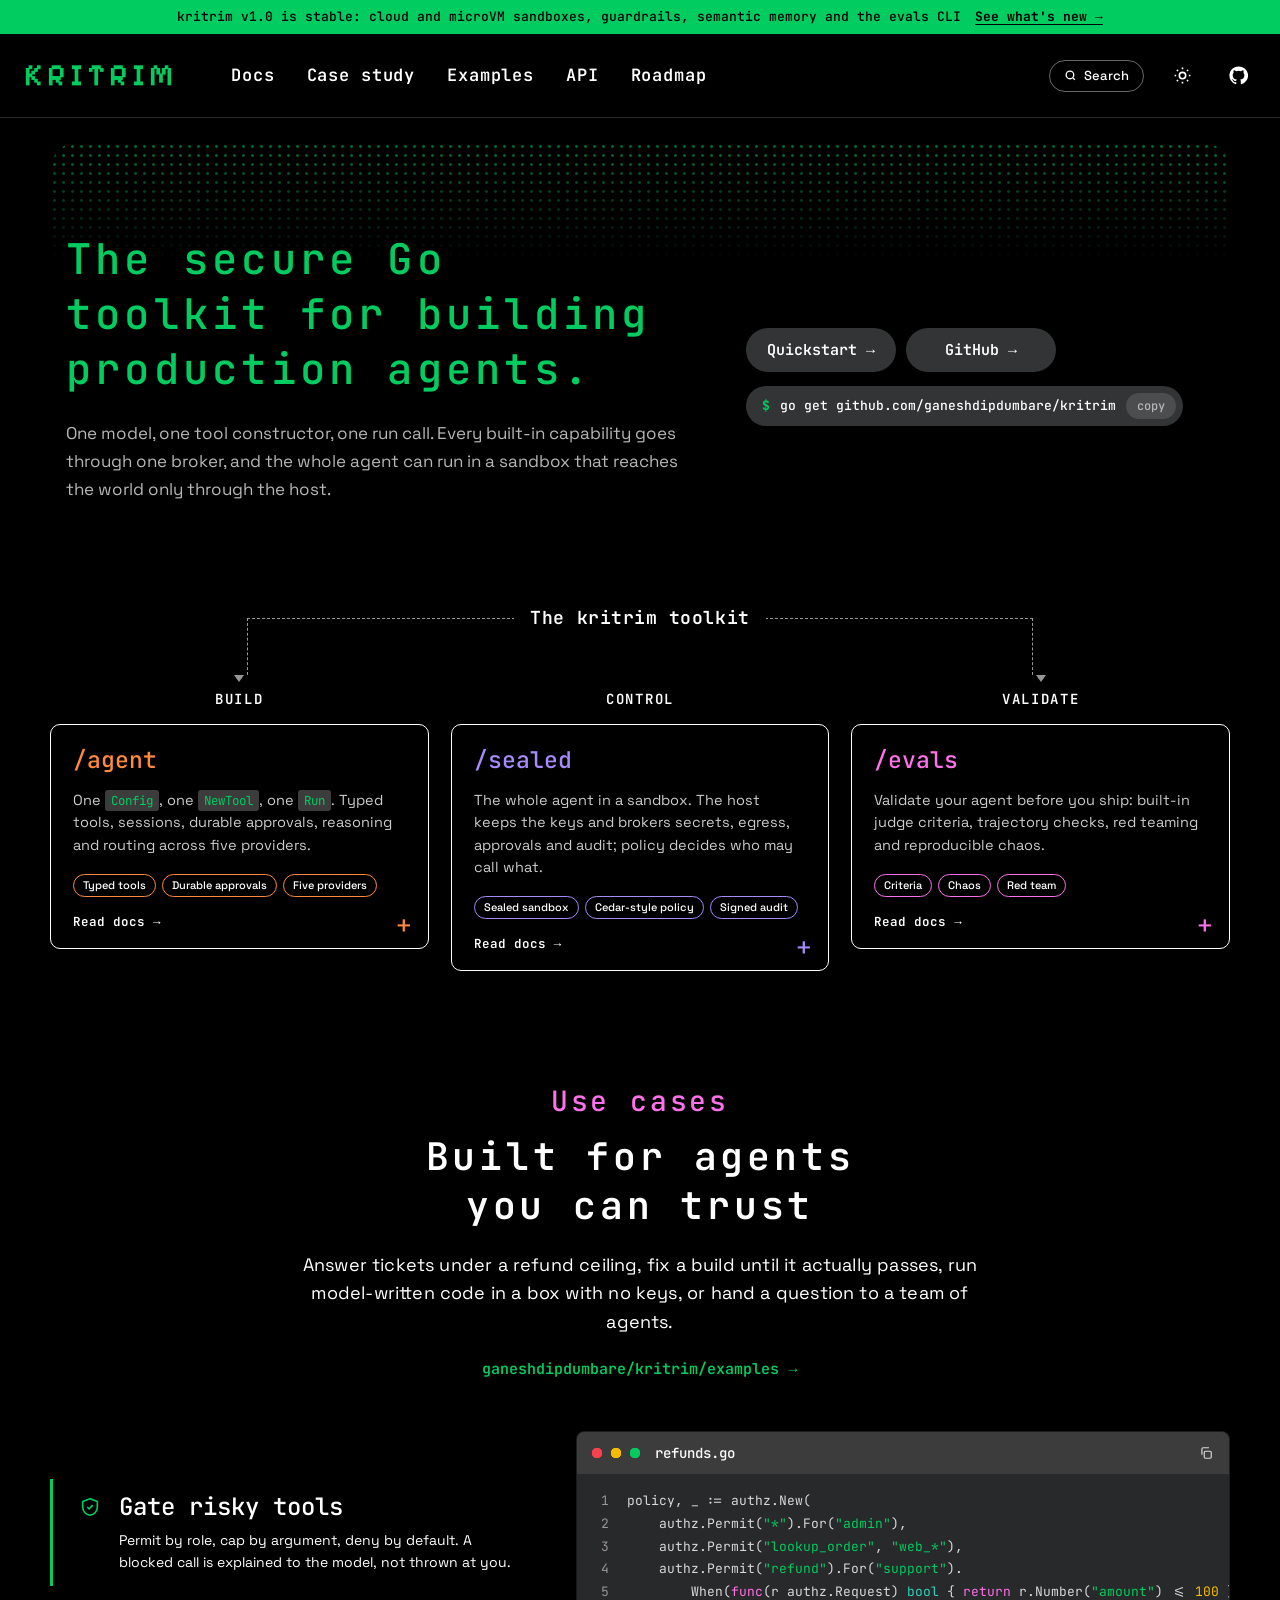
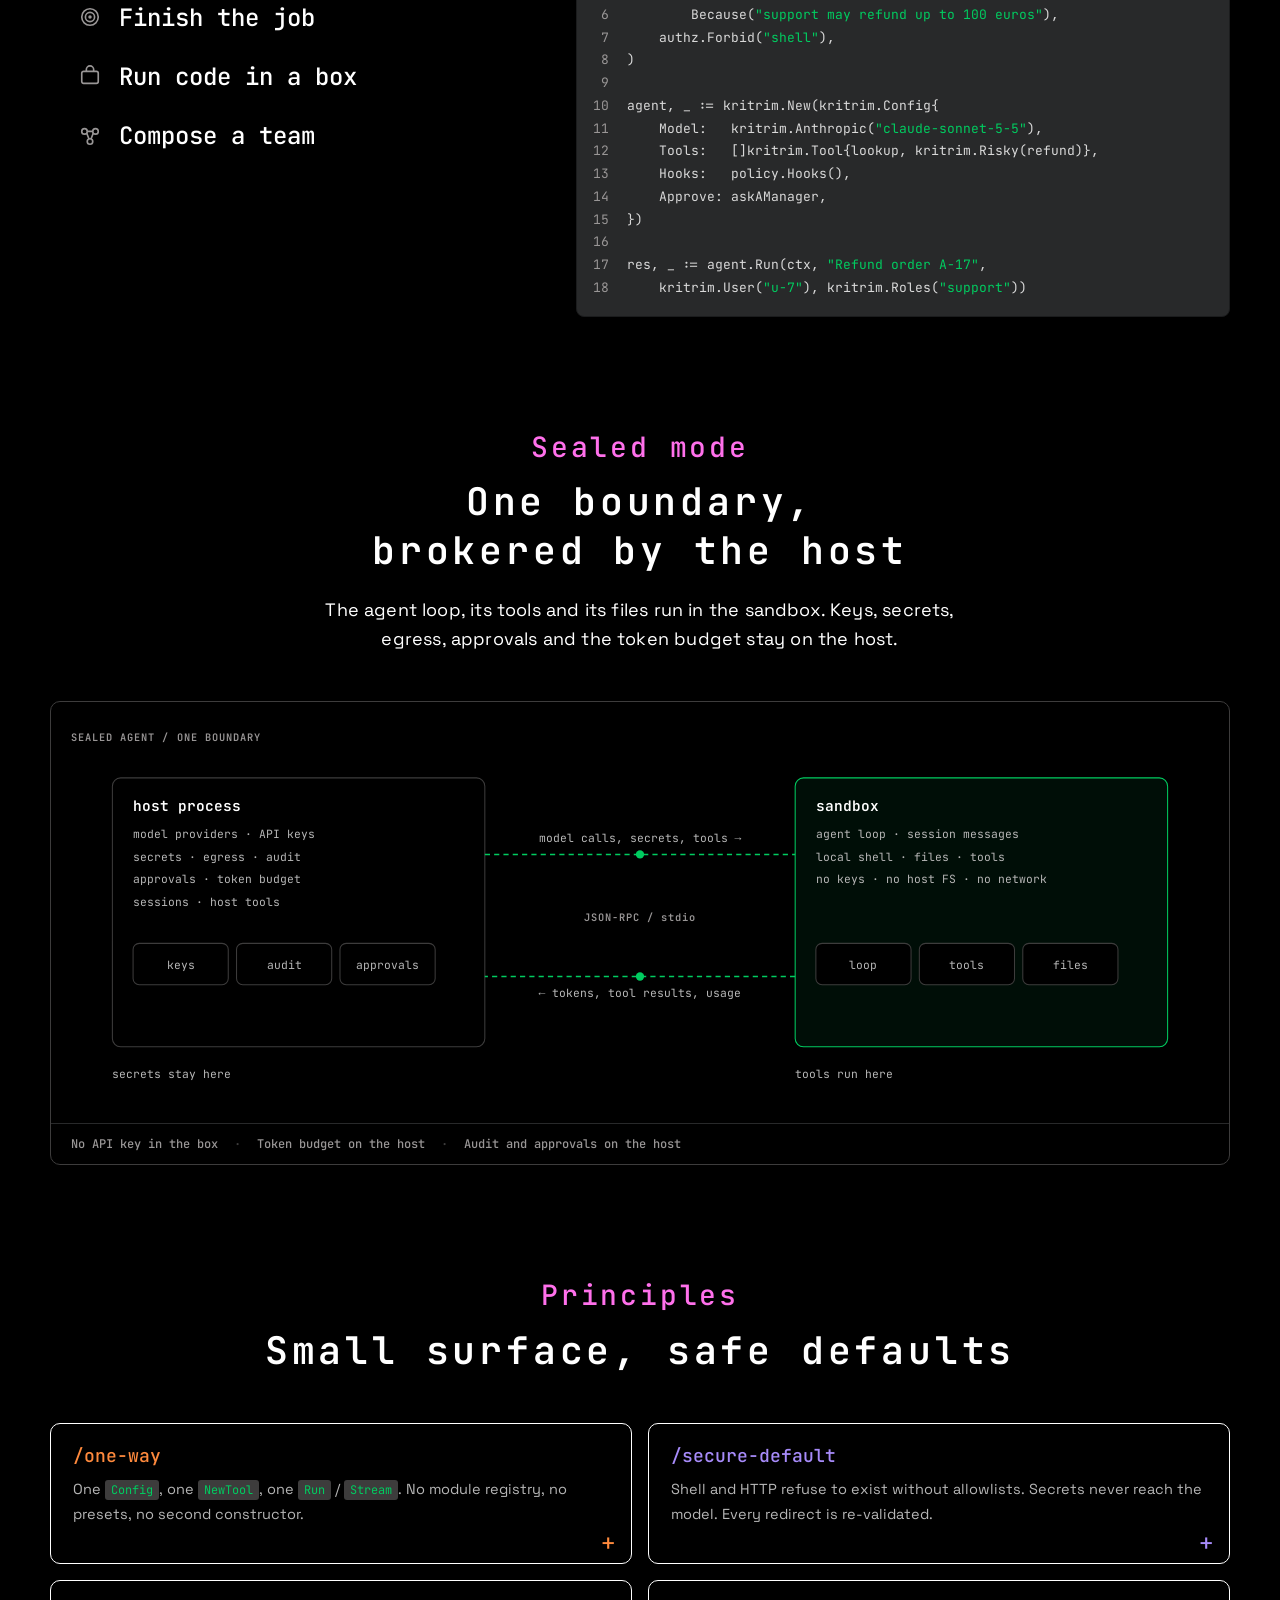
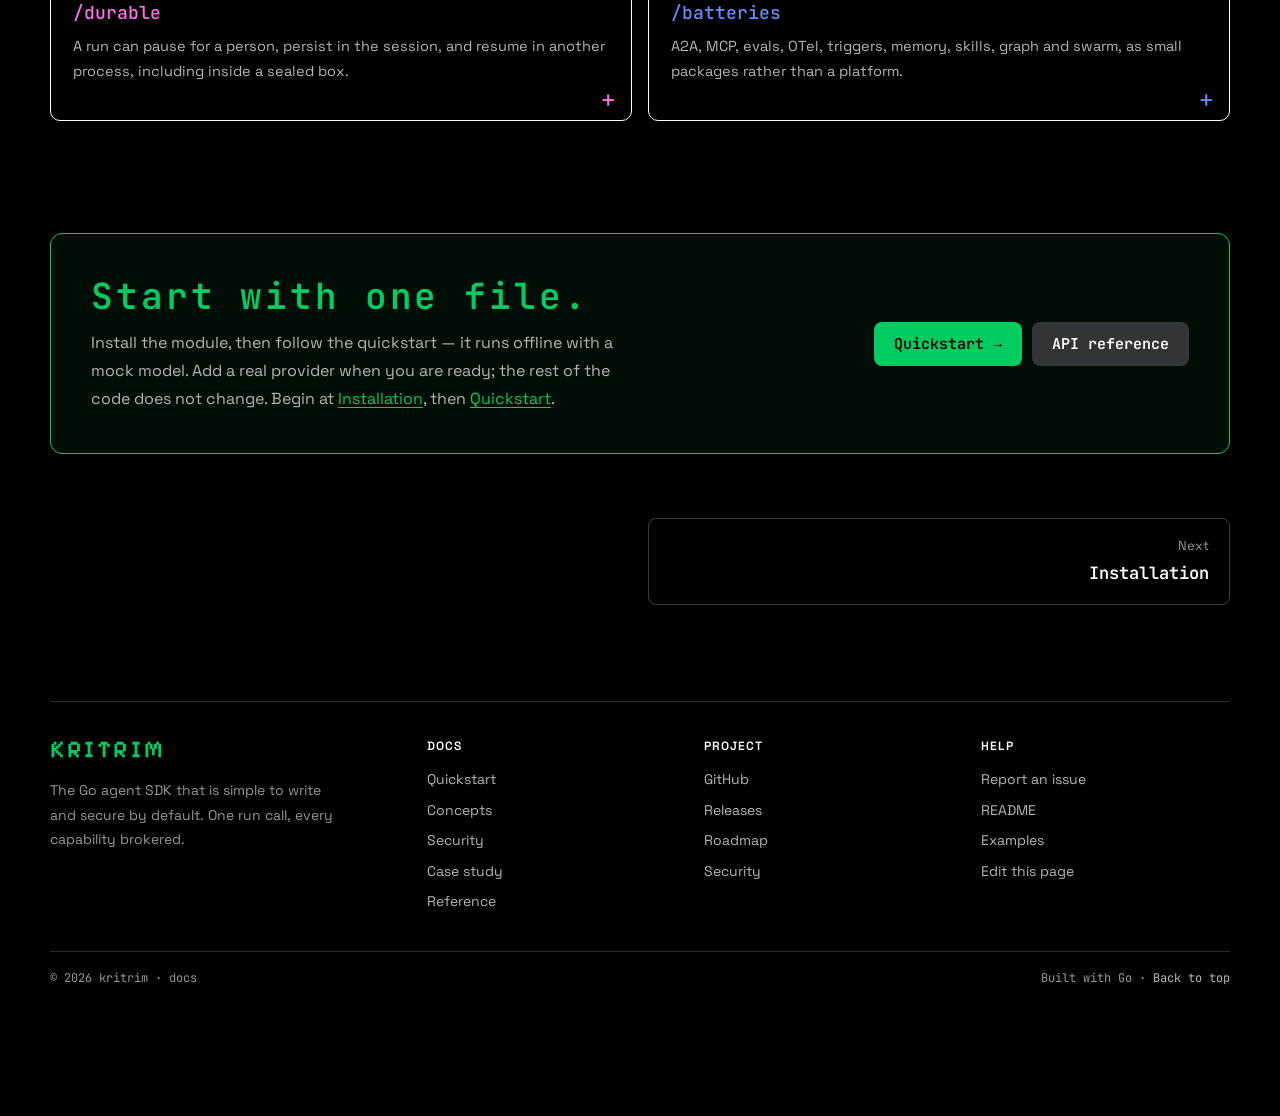
<file: docs/site.html>
<!doctype html>
<html lang="en">
<head>
<meta charset="utf-8">
<meta name="viewport" content="width=device-width, initial-scale=1, viewport-fit=cover">
<title>kritrim Docs — the Go agent SDK that is simple and secure</title>
<meta name="description" content="kritrim is a small, secure-by-default agent SDK for Go. One model, one tool constructor, one run call — every capability brokered, and the whole agent can run in a sealed sandbox.">
<link rel="canonical" href="https://kritrim-docs.vercel.app/">
<meta name="robots" content="index,follow">
<meta name="author" content="kritrim">
<meta name="theme-color" content="#000000">
<meta name="color-scheme" content="dark light">
<meta property="og:type" content="website">
<meta property="og:site_name" content="kritrim Docs">
<meta property="og:title" content="kritrim Docs — the Go agent SDK that is simple and secure">
<meta property="og:description" content="One model, one tool constructor, one run call. Brokered tools, durable approvals, sealed sandboxes, A2A, evals and OTel.">
<meta property="og:url" content="https://kritrim-docs.vercel.app/">
<meta property="og:image" content="https://kritrim-docs.vercel.app/assets/img/og.png">
<meta property="og:image:width" content="1200">
<meta property="og:image:height" content="630">
<meta name="twitter:card" content="summary_large_image">
<meta name="twitter:title" content="kritrim Docs — the Go agent SDK that is simple and secure">
<meta name="twitter:description" content="One run call, every capability brokered, and the whole agent can run in a sealed sandbox.">
<meta name="twitter:image" content="https://kritrim-docs.vercel.app/assets/img/og.png">
<link rel="icon" href="assets/img/favicon.svg" type="image/svg+xml">
<link rel="icon" href="assets/img/icon-512.png" sizes="512x512" type="image/png">
<link rel="apple-touch-icon" href="assets/img/icon-180.png">
<link rel="manifest" href="site.webmanifest">
<link rel="stylesheet" href="assets/fonts/fonts.css">
<link rel="preload" href="assets/fonts/jetbrains-mono-600-normal-latin.woff2" as="font" type="font/woff2" crossorigin>
<link rel="preload" href="assets/fonts/space-grotesk-400-normal-latin.woff2" as="font" type="font/woff2" crossorigin>
<link rel="preload" href="assets/fonts/pixelify-sans-600-normal-latin.woff2" as="font" type="font/woff2" crossorigin>
<link rel="stylesheet" href="assets/site.css">
<link rel="stylesheet" href="assets/brand.css">
<script>(function(){try{var q=new URLSearchParams(location.search).get("theme");if(q==="light"||q==="dark")document.documentElement.dataset.theme=q;var t=localStorage.getItem("kritrim-theme");if(!q&&t)document.documentElement.dataset.theme=t;}catch(e){}})();</script>
</head>
<body data-page="introduction">
<a class="skip" href="#main">Skip to content</a>

<div class="banner"><a href="#status">kritrim v1.0 is stable: cloud and microVM sandboxes, guardrails, semantic memory and the evals CLI <b>See what's new →</b></a></div>

<header class="topbar">
  <div class="in">
    <button class="iconbtn menubtn" id="menubtn" aria-label="Open navigation" aria-expanded="false" aria-controls="side">
      <svg viewBox="0 0 24 24" fill="none" stroke="currentColor" stroke-width="2" aria-hidden="true"><path d="M4 7h16M4 12h16M4 17h16"/></svg>
    </button>
    <a class="mark" href="#introduction" aria-label="kritrim home"><span class="wordmark">KRITRIM</span></a>
    <nav class="toplinks" aria-label="Sections">
      <a href="#quickstart" data-top="docs">Docs</a>
      <a href="#gbot" data-top="docs">Case study</a>
      <a href="https://github.com/ganeshdipdumbare/kritrim/tree/main/examples">Examples</a>
      <a href="#reference-api" data-top="api">API</a>
      <a href="https://github.com/ganeshdipdumbare/kritrim/blob/main/docs/ROADMAP.md">Roadmap</a>
    </nav>
    <span class="grow"></span>
    <button class="searchbtn" id="searchbtn" data-search aria-label="Search docs">
      <svg width="13" height="13" viewBox="0 0 24 24" fill="none" stroke="currentColor" stroke-width="2.4" aria-hidden="true"><circle cx="11" cy="11" r="7"/><path d="m20 20-3.5-3.5"/></svg>
      <span>Search</span>
    </button>
    <button class="iconbtn" id="themebtn" aria-label="Toggle dark mode">
      <svg viewBox="0 0 24 24" fill="none" stroke="currentColor" stroke-width="2" aria-hidden="true"><path d="M21 12.8A9 9 0 1 1 11.2 3a7 7 0 0 0 9.8 9.8z"/></svg>
    </button>
    <a class="iconbtn" href="https://github.com/ganeshdipdumbare/kritrim" aria-label="GitHub repository">
      <svg viewBox="0 0 24 24" fill="currentColor" aria-hidden="true"><path d="M12 .5a11.5 11.5 0 0 0-3.64 22.41c.58.1.79-.25.79-.56v-2c-3.2.7-3.88-1.37-3.88-1.37-.53-1.33-1.28-1.69-1.28-1.69-1.05-.71.08-.7.08-.7 1.16.08 1.77 1.19 1.77 1.19 1.03 1.77 2.7 1.26 3.36.96.1-.75.4-1.26.73-1.55-2.55-.29-5.24-1.28-5.24-5.69 0-1.26.45-2.29 1.19-3.09-.12-.29-.52-1.46.11-3.05 0 0 .97-.31 3.17 1.18a11 11 0 0 1 5.77 0c2.2-1.49 3.17-1.18 3.17-1.18.63 1.59.23 2.76.11 3.05.74.8 1.19 1.83 1.19 3.09 0 4.42-2.7 5.4-5.26 5.68.41.36.78 1.06.78 2.14v3.17c0 .31.21.67.8.56A11.5 11.5 0 0 0 12 .5z"/></svg>
    </a>
  </div>
</header>

<div class="scrim" id="scrim" aria-hidden="true"></div>
<div class="shell">
<aside class="side" id="side" aria-label="Documentation">
  <a class="version" href="https://github.com/ganeshdipdumbare/kritrim/blob/main/docs/ROADMAP.md" aria-label="Roadmap and releases">
    <span class="vname">/kritrim</span><span class="vtag">v1.0.0</span>
  </a>
  <button class="sidesearch" type="button" data-search aria-label="Search docs">
    <svg viewBox="0 0 24 24" fill="none" stroke="currentColor" stroke-width="2.4" aria-hidden="true"><circle cx="11" cy="11" r="7"/><path d="m20 20-3.5-3.5"/></svg>
    <span>Search…</span><kbd>⌘K</kbd>
  </button>
  <nav id="sidenav"></nav>
</aside>

<main id="main">
<article>
  <div class="crumbs" id="crumbs" aria-label="Breadcrumb"></div>

  <section id="introduction" class="page" data-nav="Overview">
    <div class="hero">
      <div class="halftone" aria-hidden="true"></div>
      <div class="hero-grid">
        <div>
          <h1 class="hero-title">The secure Go toolkit for building production agents.</h1>
          <p class="hero-sub">One model, one tool constructor, one run call. Every built-in capability goes through one broker, and the whole agent can run in a sandbox that reaches the world only through the host.</p>
        </div>
        <div class="hero-side">
          <div class="hero-actions">
            <a class="btn pill" href="#quickstart">Quickstart →</a>
            <a class="btn pill" href="https://github.com/ganeshdipdumbare/kritrim">GitHub →</a>
          </div>
          <div class="hero-install"><span class="prompt">$</span><code>go get github.com/ganeshdipdumbare/kritrim</code><button class="copy" type="button" data-copy="go get github.com/ganeshdipdumbare/kritrim" data-label aria-label="Copy install command">copy</button></div>
        </div>
      </div>
    </div>

    <div class="toolkit reveal">
      <div class="toolkit-head"><span>The kritrim toolkit</span></div>
      <div class="toolkit-cols">
        <div class="tk-col">
          <div class="tk-label">Build</div>
          <a class="tk-card" href="#quickstart" style="--c: var(--c-orange)">
            <span class="tk-name">/agent</span>
            <span class="tk-desc">One <code>Config</code>, one <code>NewTool</code>, one <code>Run</code>. Typed tools, sessions, durable approvals, reasoning and routing across five providers.</span>
            <span class="chips"><span class="chip">Typed tools</span><span class="chip">Durable approvals</span><span class="chip">Five providers</span></span>
            <span class="tk-more">Read docs →</span><span class="tk-plus" aria-hidden="true">+</span>
          </a>
        </div>
        <div class="tk-col">
          <div class="tk-label">Control</div>
          <a class="tk-card" href="#sealed" style="--c: var(--c-purple)">
            <span class="tk-name">/sealed</span>
            <span class="tk-desc">The whole agent in a sandbox. The host keeps the keys and brokers secrets, egress, approvals and audit; policy decides who may call what.</span>
            <span class="chips"><span class="chip">Sealed sandbox</span><span class="chip">Cedar-style policy</span><span class="chip">Signed audit</span></span>
            <span class="tk-more">Read docs →</span><span class="tk-plus" aria-hidden="true">+</span>
          </a>
        </div>
        <div class="tk-col">
          <div class="tk-label">Validate</div>
          <a class="tk-card" href="#evals" style="--c: var(--c-pink)">
            <span class="tk-name">/evals</span>
            <span class="tk-desc">Validate your agent before you ship: built-in judge criteria, trajectory checks, red teaming and reproducible chaos.</span>
            <span class="chips"><span class="chip">Criteria</span><span class="chip">Chaos</span><span class="chip">Red team</span></span>
            <span class="tk-more">Read docs →</span><span class="tk-plus" aria-hidden="true">+</span>
          </a>
        </div>
      </div>
    </div>

    <div class="section reveal" id="use-cases">
      <div class="section-head center">
        <div class="eyebrow">Use cases</div>
        <h2 data-toc="Use cases">Built for agents you can trust</h2>
        <p>Answer tickets under a refund ceiling, fix a build until it actually passes, run model-written code in a box with no keys, or hand a question to a team of agents.</p>
        <a class="arrow-link" href="https://github.com/ganeshdipdumbare/kritrim/tree/main/examples">ganeshdipdumbare/kritrim/examples →</a>
      </div>
      <div class="uc">
        <div class="uc-list" role="tablist" aria-label="Use cases">
          <button type="button" role="tab" aria-selected="true" data-uc="0">
            <svg class="uc-icon" viewBox="0 0 24 24" fill="none" stroke="currentColor" stroke-width="1.8" aria-hidden="true"><path d="M12 3 4 6v6c0 4.5 3.4 8.3 8 9 4.6-.7 8-4.5 8-9V6z"/><path d="m9 12 2 2 4-4"/></svg>
            <b>Gate risky tools</b>
            <small>Permit by role, cap by argument, deny by default. A blocked call is explained to the model, not thrown at you.</small>
          </button>
          <button type="button" role="tab" aria-selected="false" data-uc="1">
            <svg class="uc-icon" viewBox="0 0 24 24" fill="none" stroke="currentColor" stroke-width="1.8" aria-hidden="true"><circle cx="12" cy="12" r="9"/><circle cx="12" cy="12" r="5"/><circle cx="12" cy="12" r="1"/></svg>
            <b>Finish the job</b>
            <small>A run ends when the model thinks it is done. A goal loop keeps going until a check you wrote says it is.</small>
          </button>
          <button type="button" role="tab" aria-selected="false" data-uc="2">
            <svg class="uc-icon" viewBox="0 0 24 24" fill="none" stroke="currentColor" stroke-width="1.8" aria-hidden="true"><rect x="3" y="7" width="18" height="13" rx="2"/><path d="M8 7V5a4 4 0 0 1 8 0v2"/></svg>
            <b>Run code in a box</b>
            <small>The agent lives in a container with no API key and no network. The host brokers every call out.</small>
          </button>
          <button type="button" role="tab" aria-selected="false" data-uc="3">
            <svg class="uc-icon" viewBox="0 0 24 24" fill="none" stroke="currentColor" stroke-width="1.8" aria-hidden="true"><circle cx="6" cy="7" r="3"/><circle cx="18" cy="7" r="3"/><circle cx="12" cy="18" r="3"/><path d="M8.5 9 11 15.5M15.5 9 13 15.5M9 7h6"/></svg>
            <b>Compose a team</b>
            <small>Graphs and swarms become one tool for another agent. Its model sends a sentence and never sees the nodes.</small>
          </button>
        </div>
        <div class="uc-code">
          <div class="code" data-title="refunds.go" data-uc-pane="0"><pre><code class="language-go">policy, _ := authz.New(
	authz.Permit("*").For("admin"),
	authz.Permit("lookup_order", "web_*"),
	authz.Permit("refund").For("support").
		When(func(r authz.Request) bool { return r.Number("amount") &lt;= 100 }).
		Because("support may refund up to 100 euros"),
	authz.Forbid("shell"),
)

agent, _ := kritrim.New(kritrim.Config{
	Model:   kritrim.Anthropic("claude-sonnet-5-5"),
	Tools:   []kritrim.Tool{lookup, kritrim.Risky(refund)},
	Hooks:   policy.Hooks(),
	Approve: askAManager,
})

res, _ := agent.Run(ctx, "Refund order A-17",
	kritrim.User("u-7"), kritrim.Roles("support"))</code></pre></div>
          <div class="code" data-title="fix_build.go" data-uc-pane="1" hidden><pre><code class="language-go">agent, _ := kritrim.New(kritrim.Config{
	Model:   kritrim.Anthropic("claude-sonnet-5-5"),
	Tools:   []kritrim.Tool{
		kritrim.Shell(kritrim.ShellConfig{Allow: []string{"go"}}),
		kritrim.EditFile(kritrim.EditConfig{Root: "."}),
	},
	Session: kritrim.FileSessions(".agent/sessions"),
})

res, err := plugin.GoalLoop(ctx, agent, plugin.GoalConfig{
	Goal:   "go build ./... exits zero",
	Thread: "fix-build",
	Done: func(ctx context.Context, res *kritrim.Result) (bool, error) {
		return exec.Command("go", "build", "./...").Run() == nil, nil
	},
})
if errors.Is(err, plugin.ErrGoalNotMet) {
	fmt.Println("still failing after 5 attempts:", res.Text)
}</code></pre></div>
          <div class="code" data-title="sealed.go" data-uc-pane="2" hidden><pre><code class="language-go">cfg := kritrim.Config{
	Model: kritrim.Anthropic("claude-sonnet-5-5"),
	Tools: []kritrim.Tool{
		kritrim.Python(kritrim.PythonConfig{}),
		kritrim.Files(kritrim.FilesConfig{Root: "/work", Write: true}),
	},
	Sealed: &kritrim.Sealed{
		Sandbox:   kritrim.Docker(kritrim.DockerConfig{Image: "python:3.13-slim"}),
		Binary:    "./box",
		Egress:    []string{"api.github.com"},
		Secrets:   map[string][]string{"GITHUB_TOKEN": {"api.github.com"}},
		MaxTokens: 200_000,
	},
}

if kritrim.InBox() {
	log.Fatal(kritrim.ServeBox(ctx, os.Stdin, os.Stdout, cfg))
}
agent, _ := kritrim.New(cfg) // the key never enters the box</code></pre></div>
          <div class="code" data-title="team.go" data-uc-pane="3" hidden><pre><code class="language-go">desk, _ := multiagent.NewSwarm(
	multiagent.Member{Name: "triage", Description: "routes tickets", Agent: triage},
	multiagent.Member{Name: "billing", Description: "answers invoices", Agent: billing},
	multiagent.Member{Name: "tech", Description: "debugs integrations", Agent: tech},
)

front, _ := kritrim.New(kritrim.Config{
	Model:        kritrim.OpenAI("gpt-4.1"),
	Instructions: "You are the first reply a customer sees.",
	Tools: []kritrim.Tool{
		desk.AsTool("support_desk", "Routes and answers a support ticket"),
		kritrim.WebFetch(kritrim.WebFetchConfig{AllowHosts: []string{"status.example.com"}}),
	},
})

res, _ := front.Run(ctx, "My invoice shows the wrong VAT number")</code></pre></div>
        </div>
      </div>
    </div>

    <div class="section reveal" id="sealed-mode">
      <div class="section-head center">
        <div class="eyebrow">Sealed mode</div>
        <h2 data-toc="Sealed mode">One boundary, brokered by the host</h2>
        <p>The agent loop, its tools and its files run in the sandbox. Keys, secrets, egress, approvals and the token budget stay on the host.</p>
      </div>
      <div class="hero-art" aria-label="The host and the sealed sandbox">
        <div class="scroll">
          <svg class="dg" viewBox="0 0 1100 380" role="img" aria-hidden="true">
            <text class="cap" x="0" y="18">SEALED AGENT / ONE BOUNDARY</text>
            <rect class="box" x="40" y="54" width="360" height="260" rx="8"/>
            <text class="t" x="60" y="86">host process</text>
            <text class="m" x="60" y="112">model providers · API keys</text>
            <text class="m" x="60" y="134">secrets · egress · audit</text>
            <text class="m" x="60" y="156">approvals · token budget</text>
            <text class="m" x="60" y="178">sessions · host tools</text>
            <rect class="box" x="60" y="214" width="92" height="40" rx="6"/><text class="m" x="106" y="239" text-anchor="middle">keys</text>
            <rect class="box" x="160" y="214" width="92" height="40" rx="6"/><text class="m" x="206" y="239" text-anchor="middle">audit</text>
            <rect class="box" x="260" y="214" width="92" height="40" rx="6"/><text class="m" x="306" y="239" text-anchor="middle">approvals</text>
            <rect class="box em" x="700" y="54" width="360" height="260" rx="8"/>
            <text class="t" x="720" y="86">sandbox</text>
            <text class="m" x="720" y="112">agent loop · session messages</text>
            <text class="m" x="720" y="134">local shell · files · tools</text>
            <text class="m" x="720" y="156">no keys · no host FS · no network</text>
            <rect class="box" x="720" y="214" width="92" height="40" rx="6"/><text class="m" x="766" y="239" text-anchor="middle">loop</text>
            <rect class="box" x="820" y="214" width="92" height="40" rx="6"/><text class="m" x="866" y="239" text-anchor="middle">tools</text>
            <rect class="box" x="920" y="214" width="92" height="40" rx="6"/><text class="m" x="966" y="239" text-anchor="middle">files</text>
            <path class="ln" d="M400 128 H700"/>
            <path class="ln" d="M700 246 H400"/>
            <text class="m" x="550" y="116" text-anchor="middle">model calls, secrets, tools →</text>
            <text class="m" x="550" y="266" text-anchor="middle">← tokens, tool results, usage</text>
            <text class="cap" x="550" y="192" text-anchor="middle">JSON-RPC / stdio</text>
            <circle cx="550" cy="128" r="4" fill="var(--accent)"/>
            <circle cx="550" cy="246" r="4" fill="var(--accent)"/>
            <text class="m" x="40" y="344">secrets stay here</text>
            <text class="m" x="700" y="344">tools run here</text>
          </svg>
        </div>
        <div class="cap"><span>No API key in the box</span><span>Token budget on the host</span><span>Audit and approvals on the host</span></div>
      </div>
    </div>

    <div class="section reveal" id="principles">
      <div class="section-head center">
        <div class="eyebrow">Principles</div>
        <h2 data-toc="Principles">Small surface, safe defaults</h2>
      </div>
      <div class="cards">
        <a class="card" href="#tools"><h3>/one-way</h3><p>One <code>Config</code>, one <code>NewTool</code>, one <code>Run</code> / <code>Stream</code>. No module registry, no presets, no second constructor.</p></a>
        <a class="card" href="#security"><h3>/secure-default</h3><p>Shell and HTTP refuse to exist without allowlists. Secrets never reach the model. Every redirect is re-validated.</p></a>
        <a class="card" href="#approvals"><h3>/durable</h3><p>A run can pause for a person, persist in the session, and resume in another process, including inside a sealed box.</p></a>
        <a class="card" href="#a2a"><h3>/batteries</h3><p>A2A, MCP, evals, OTel, triggers, memory, skills, graph and swarm, as small packages rather than a platform.</p></a>
      </div>
    </div>

    <div class="cta-band reveal">
      <div>
        <h2>Start with one file.</h2>
        <p>Install the module, then follow the quickstart — it runs offline with a mock model. Add a real provider when you are ready; the rest of the code does not change. Begin at <a href="#installation">Installation</a>, then <a href="#quickstart">Quickstart</a>.</p>
      </div>
      <div class="hero-actions"><a class="btn primary" href="#quickstart">Quickstart →</a><a class="btn" href="#reference-api">API reference</a></div>
    </div>
  </section>

  <section id="installation" class="page">
    <h1>Installation</h1>
    <p class="lede">Add kritrim to a Go module, confirm the toolchain, then move on to the quickstart. There are no third-party dependencies to vendor.</p>

    <h2>1. Check Go</h2>
    <p>kritrim needs <b>Go 1.27 or newer</b>. On build servers, prefer 1.27.4 or later for the <code>net/http</code> fix GO-2026-6859.</p>
    <div class="code" data-title="terminal"><pre><code class="language-bash">go version</code></pre></div>

    <h2>2. Add the module</h2>
    <p>From any module that will import kritrim:</p>
    <div class="code" data-title="terminal"><pre><code class="language-bash">go get github.com/ganeshdipdumbare/kritrim@v1.0.0</code></pre></div>
    <p>That pulls the stable v1 API. MIT licensed; see <a href="https://github.com/ganeshdipdumbare/kritrim/blob/main/LICENSE">LICENSE</a>.</p>

    <h2>3. Optional CLI binaries</h2>
    <p>Release builds of <code>kritrim</code>, <code>kritrim-evals</code> and <code>kritrim-vmagent</code> ship on the <a href="https://github.com/ganeshdipdumbare/kritrim/releases">releases page</a> with a Sigstore-signed <code>SHA256SUMS</code> and build provenance. <a href="https://github.com/ganeshdipdumbare/kritrim/blob/main/SECURITY.md">SECURITY.md</a> shows how to verify them. You only need these for evals CLI work or Firecracker guest images — not for importing the SDK.</p>

    <h2>Try it offline from a checkout</h2>
    <p>Every example in the repository compiles against the mock model, so you can clone and run without an API key:</p>
    <div class="code" data-title="terminal"><pre><code class="language-bash">git clone https://github.com/ganeshdipdumbare/kritrim
cd kritrim
go test ./...
go run ./examples/quickstart</code></pre></div>
    <p>You should see a short hello from the mock model printed to the terminal.</p>

    <div class="note"><b>Versioning</b><div><p>Within v1 nothing exported is removed or changed, interfaces you implement gain no methods, and stored sessions, audit logs and traces stay readable. <a href="https://github.com/ganeshdipdumbare/kritrim/blob/main/docs/API.md">docs/API.md</a> spells out the promise; CI checks it. Coming from v0.9? Read <a href="https://github.com/ganeshdipdumbare/kritrim/blob/main/docs/MIGRATING.md">docs/MIGRATING.md</a>. Every change is in the <a href="https://github.com/ganeshdipdumbare/kritrim/blob/main/CHANGELOG.md">changelog</a>.</p></div></div>

    <div class="next-steps"><b>Next steps</b>
      <ul>
        <li><a href="#quickstart">Quickstart</a> — install is done; build a first running agent.</li>
        <li><a href="#concepts">Concepts</a> — the words these docs use (agent, run, tool, sealed…).</li>
      </ul>
    </div>
  </section>

  <section id="quickstart" class="page">
    <h1>Quickstart</h1>
    <p class="lede">This guide takes you to a first running agent: create a module, pick a model provider, run a prompt, then give the agent a typed tool. Streaming and saved conversations come after. Everything beyond that has its own guide, linked at the end.</p>

    <h2>1. Create a module</h2>
    <p>Start from an empty folder (or use the repo’s <code>examples/quickstart</code> if you cloned it):</p>
    <div class="code" data-title="terminal"><pre><code class="language-bash">mkdir hello-agent &amp;&amp; cd hello-agent
go mod init example.com/hello-agent
go get github.com/ganeshdipdumbare/kritrim@v1.0.0</code></pre></div>

    <h2>2. Pick a model provider</h2>
    <p>The model is one value you hand to <code>kritrim.New</code>. The rest of your code stays the same no matter which provider is behind it. Pick the tab for a provider you already have access to, set the env var, then create <code>main.go</code> with that snippet.</p>

    <div class="tabs" data-tabs="quickstart-provider" id="qs-provider">
      <div class="tablist" role="tablist" aria-label="Model provider">
        <button type="button" role="tab" data-tab="anthropic" aria-selected="true">Anthropic</button>
        <button type="button" role="tab" data-tab="openai" aria-selected="false">OpenAI</button>
        <button type="button" role="tab" data-tab="gemini" aria-selected="false">Gemini</button>
        <button type="button" role="tab" data-tab="bedrock" aria-selected="false">Bedrock</button>
        <button type="button" role="tab" data-tab="ollama" aria-selected="false">Ollama</button>
        <button type="button" role="tab" data-tab="mock" aria-selected="false">Mock (offline)</button>
      </div>
      <div class="tabpanel" data-panel="anthropic">
        <p>Set a key, then create <code>main.go</code>:</p>
        <div class="code" data-title="terminal"><pre><code class="language-bash">export ANTHROPIC_API_KEY=sk-ant-...</code></pre></div>
        <div class="code" data-title="main.go"><pre><code class="language-go">package main

import (
	"context"
	"fmt"
	"log"

	"github.com/ganeshdipdumbare/kritrim"
)

func main() {
	a, err := kritrim.New(kritrim.Config{
		Model:        kritrim.Anthropic("claude-sonnet-5-5"),
		Instructions: "You are concise.",
	})
	if err != nil {
		log.Fatal(err)
	}
	defer a.Close()

	res, err := a.Run(context.Background(), "What is an agent, in one sentence?")
	if err != nil {
		log.Fatal(err)
	}
	fmt.Println(res.Text)
}</code></pre></div>
      </div>
      <div class="tabpanel" data-panel="openai" hidden>
        <p>Set a key, then create <code>main.go</code>:</p>
        <div class="code" data-title="terminal"><pre><code class="language-bash">export OPENAI_API_KEY=sk-...</code></pre></div>
        <div class="code" data-title="main.go"><pre><code class="language-go">package main

import (
	"context"
	"fmt"
	"log"

	"github.com/ganeshdipdumbare/kritrim"
)

func main() {
	a, err := kritrim.New(kritrim.Config{
		Model:        kritrim.OpenAI("gpt-4.1"),
		Instructions: "You are concise.",
	})
	if err != nil {
		log.Fatal(err)
	}
	defer a.Close()

	res, err := a.Run(context.Background(), "What is an agent, in one sentence?")
	if err != nil {
		log.Fatal(err)
	}
	fmt.Println(res.Text)
}</code></pre></div>
      </div>
      <div class="tabpanel" data-panel="gemini" hidden>
        <p>Set a key, then create <code>main.go</code>:</p>
        <div class="code" data-title="terminal"><pre><code class="language-bash">export GEMINI_API_KEY=...</code></pre></div>
        <div class="code" data-title="main.go"><pre><code class="language-go">package main

import (
	"context"
	"fmt"
	"log"

	"github.com/ganeshdipdumbare/kritrim"
)

func main() {
	a, err := kritrim.New(kritrim.Config{
		Model:        kritrim.Gemini("gemini-2.5-flash"),
		Instructions: "You are concise.",
	})
	if err != nil {
		log.Fatal(err)
	}
	defer a.Close()

	res, err := a.Run(context.Background(), "What is an agent, in one sentence?")
	if err != nil {
		log.Fatal(err)
	}
	fmt.Println(res.Text)
}</code></pre></div>
      </div>
      <div class="tabpanel" data-panel="bedrock" hidden>
        <p>Give the process AWS credentials that can call Bedrock Converse (env vars, <code>aws configure</code>, or an instance role), and enable the model in the Bedrock console for your region:</p>
        <div class="code" data-title="terminal"><pre><code class="language-bash">export AWS_REGION=us-west-2
# plus AWS_ACCESS_KEY_ID / AWS_SECRET_ACCESS_KEY, or an IAM role</code></pre></div>
        <div class="code" data-title="main.go"><pre><code class="language-go">package main

import (
	"context"
	"fmt"
	"log"

	"github.com/ganeshdipdumbare/kritrim"
)

func main() {
	a, err := kritrim.New(kritrim.Config{
		Model:        kritrim.Bedrock("anthropic.claude-sonnet-5-5"),
		Instructions: "You are concise.",
	})
	if err != nil {
		log.Fatal(err)
	}
	defer a.Close()

	res, err := a.Run(context.Background(), "What is an agent, in one sentence?")
	if err != nil {
		log.Fatal(err)
	}
	fmt.Println(res.Text)
}</code></pre></div>
      </div>
      <div class="tabpanel" data-panel="ollama" hidden>
        <p>Runs locally. No cloud key. Start Ollama and pull a model first:</p>
        <div class="code" data-title="terminal"><pre><code class="language-bash">ollama serve
ollama pull llama3.1</code></pre></div>
        <div class="code" data-title="main.go"><pre><code class="language-go">package main

import (
	"context"
	"fmt"
	"log"

	"github.com/ganeshdipdumbare/kritrim"
)

func main() {
	a, err := kritrim.New(kritrim.Config{
		Model:        kritrim.Ollama("llama3.1"),
		Instructions: "You are concise.",
	})
	if err != nil {
		log.Fatal(err)
	}
	defer a.Close()

	res, err := a.Run(context.Background(), "What is an agent, in one sentence?")
	if err != nil {
		log.Fatal(err)
	}
	fmt.Println(res.Text)
}</code></pre></div>
      </div>
      <div class="tabpanel" data-panel="mock" hidden>
        <p>No network and no key. The mock model returns the turns you script — useful for CI and for learning the loop offline:</p>
        <div class="code" data-title="main.go"><pre><code class="language-go">package main

import (
	"context"
	"fmt"
	"log"

	"github.com/ganeshdipdumbare/kritrim"
)

func main() {
	a, err := kritrim.New(kritrim.Config{
		Model:        kritrim.Mock(kritrim.Turn{Text: "An agent is a model that can call tools in a loop."}),
		Instructions: "You are concise.",
	})
	if err != nil {
		log.Fatal(err)
	}
	defer a.Close()

	res, err := a.Run(context.Background(), "What is an agent, in one sentence?")
	if err != nil {
		log.Fatal(err)
	}
	fmt.Println(res.Text)
}</code></pre></div>
      </div>
    </div>

    <h2>3. Run it</h2>
    <div class="code" data-title="terminal"><pre><code class="language-bash">go run .</code></pre></div>
    <p>You should see one sentence printed to the terminal. That is <code>Result.Text</code> from a finished run.</p>
    <p>Don’t see your provider? kritrim also supports DeepSeek, Groq, Mistral, OpenRouter, LiteLLM and any OpenAI-compatible endpoint via <code>Compatible</code>. See <a href="#providers">Providers</a>.</p>

    <h2>4. Add a typed tool</h2>
    <p>You now have a working agent loop, but the agent has nothing to act with — it can only answer from what the model already knows. A tool is a Go function the model can decide to call. The schema is derived from the argument type; you never hand-write JSON Schema for a typed tool.</p>
    <p>Replace your agent setup with this (keep the same <code>Model</code> line from your provider tab, or use the mock turns below to stay offline):</p>
    <div class="code" data-title="main.go"><pre><code class="language-go">func weather(ctx context.Context, in struct {
	City string `json:"city" desc:"city name"`
}) (string, error) {
	return "18C and light rain in " + in.City, nil
}

func main() {
	a, err := kritrim.New(kritrim.Config{
		Model: kritrim.Mock(
			kritrim.TurnTool("weather", map[string]any{"city": "Lisbon"}),
			kritrim.Turn{Text: "It is raining in Lisbon."},
		),
		Tools: []kritrim.Tool{
			kritrim.NewTool("weather", "Get the weather", weather),
		},
	})
	if err != nil {
		log.Fatal(err)
	}
	defer a.Close()

	res, err := a.Run(context.Background(), "What is the weather in Lisbon?")
	if err != nil {
		log.Fatal(err)
	}
	fmt.Println(res.Text)
}</code></pre></div>
    <p>Run it again. With the mock model you will always get the scripted tool call and final text. With a live model, it should choose <code>weather</code>, pass <code>city</code>, and answer from the tool result. A string result goes to the model as-is; any other return type is JSON-encoded.</p>

    <div class="what-happened"><b>What just happened</b>
      <p><code>New</code> builds an agent from a config. <code>Run</code> sends your prompt, lets the model call tools in a loop, and returns a <code>Result</code> with the final text, the steps taken, token usage and a stop reason. Breaking out of <code>Stream</code> early cancels the run and cleans up — covered next.</p>
    </div>

    <h2>5. Stream events (optional)</h2>
    <p>When you want tokens as they arrive — or to watch tool calls live — use <code>Stream</code> instead of <code>Run</code>. It returns an <code>iter.Seq2</code>; breaking the loop cancels the run.</p>
    <div class="code" data-title="go"><pre><code class="language-go">for e, err := range a.Stream(ctx, "Plan a weekend in Lisbon") {
	if err != nil {
		break
	}
	switch e.Type {
	case kritrim.EventText:
		fmt.Print(e.Text)
	case kritrim.EventToolCall:
		fmt.Println("→", e.ToolCall.Name)
	case kritrim.EventToolResult:
		fmt.Println("←", e.ToolResult.Content)
	}
}</code></pre></div>
    <p>Event type strings are named constants (<code>EventText</code>, <code>EventToolCall</code>, …). Full event list: <a href="#streaming">Streaming</a>.</p>

    <h2>6. Save a conversation (optional)</h2>
    <p>Without a session store, every <code>Run</code> starts fresh. Point <code>Config.Session</code> at a store and pass the same <code>Thread</code> id to continue a conversation:</p>
    <div class="code" data-title="go"><pre><code class="language-go">a, err := kritrim.New(kritrim.Config{
	Model:   model, // the Model value from your provider tab
	Session: kritrim.FileSessions(".agent/sessions"),
})
if err != nil {
	log.Fatal(err)
}
defer a.Close()

ctx := context.Background()
a.Run(ctx, "My name is Ada.", kritrim.Thread("user-42"))
res, _ := a.Run(ctx, "What is my name?", kritrim.Thread("user-42"))
fmt.Println(res.Text) // remembers Ada</code></pre></div>
    <p>Sessions also hold paused approvals and a small key-value state bag. Details: <a href="#sessions">Sessions and state</a>.</p>

    <div class="note"><b>Offline first</b><div><p>Every example under <code>examples/</code> in the repository compiles and runs against the mock model, so CI and these docs cannot drift from the API.</p></div></div>

    <div class="next-steps"><b>Next steps</b>
      <ul>
        <li><a href="#tools">Tools</a> — schemas, risky tools, built-ins (HTTP, shell, files…).</li>
        <li><a href="#providers">Providers</a> — reasoning effort, guardrails, routing and fallback.</li>
        <li><a href="#approvals">Approvals</a> — gate destructive tools before they run.</li>
        <li><a href="#concepts">Concepts</a> — the glossary for the rest of the docs.</li>
      </ul>
    </div>
  </section>

  <section id="concepts" class="page">
    <h1>Concepts</h1>
    <p class="lede">These are the words the rest of the docs use. Skim once after the quickstart; come back when a guide names something new.</p>

    <h2>The loop in one picture</h2>
    <p>You call <code>Run</code> (or <code>Stream</code>). kritrim sends the prompt to the model. If the model asks for tools, kritrim runs them (after schema checks, policy and any approval), feeds the results back, and repeats until the model answers or a stop condition hits. That whole cycle is one <b>run</b>; each model round-trip inside it is a <b>step</b>.</p>

    <div class="table"><table>
      <thead><tr><th>Term</th><th>What it is</th></tr></thead>
      <tbody>
        <tr><td><b>Agent</b></td><td>What <code>kritrim.New(Config)</code> returns: a model, tools, hooks, a session store and an optional sandbox.</td></tr>
        <tr><td><b>Run</b></td><td>One <code>Run</code> or <code>Stream</code> call. It ends with a <code>Result</code>: text, steps, usage, stop reason and interrupts.</td></tr>
        <tr><td><b>Step</b></td><td>One model call inside a run, plus the tool calls that call asked for.</td></tr>
        <tr><td><b>Tool</b></td><td>A typed Go function with a name, a derived JSON Schema and a result. Built-ins and MCP tools look the same to the model.</td></tr>
        <tr><td><b>Session</b></td><td>A conversation stored under an id (<code>Thread("id")</code>), including paused approvals and a small state bag.</td></tr>
        <tr><td><b>Hook</b></td><td>A callback around the run, a model call or a tool call. Hooks can observe and shape; built-in security hooks run first.</td></tr>
        <tr><td><b>Approval</b></td><td>A risky tool asks <code>Config.Approve</code> before it runs. The decision can be synchronous or a durable pause.</td></tr>
        <tr><td><b>Interrupt</b></td><td>A paused approval with a stable id. Resume later with <code>Decisions</code>.</td></tr>
        <tr><td><b>Sandbox</b></td><td>Where shell and file tools run: Docker, Local (dev only), SSH, or a cloud / microVM adapter.</td></tr>
        <tr><td><b>Sealed</b></td><td>The whole agent process runs inside a sandbox. The host keeps the keys and brokers model calls, secrets, tools, audit and approvals.</td></tr>
        <tr><td><b>Broker</b></td><td>The one path built-in tools use for network, processes and files. It enforces allowlists, SSRF checks and redaction.</td></tr>
      </tbody>
    </table></div>

    <div class="next-steps"><b>Next steps</b>
      <ul>
        <li><a href="#tools">Tools</a> — define your first real tool beyond the quickstart.</li>
        <li><a href="#sessions">Sessions and state</a> — multi-turn conversations that survive restarts.</li>
        <li><a href="#security">Security</a> — the defaults that already protect every agent.</li>
      </ul>
    </div>
  </section>

  <section id="providers" class="page">
    <h1>Providers</h1>
    <p class="lede">This guide shows how to pick a model, set credentials, tune reasoning and guardrails, and fall back when a call fails. A model is one value; the agent loop does not care which constructor made it.</p>

    <h2>1. Choose a constructor</h2>
    <p>Each constructor reads its API key from the environment unless you pass <code>ModelConfig.APIKey</code>. Set the env var before you run:</p>
    <div class="code" data-title="go"><pre><code class="language-go">kritrim.OpenAI("gpt-4.1")                       // OPENAI_API_KEY
kritrim.OpenAIResponses("gpt-5")                // Responses API, same key
kritrim.Anthropic("claude-sonnet-5-5")          // ANTHROPIC_API_KEY
kritrim.Gemini("gemini-2.5-pro")                // GEMINI_API_KEY
kritrim.Bedrock("anthropic.claude-sonnet-5-5")  // AWS SigV4 + region
kritrim.Ollama("llama3")                        // localhost:11434, no key
kritrim.DeepSeek("deepseek-chat")               // DEEPSEEK_API_KEY
kritrim.Groq("llama-3.3-70b-versatile")         // GROQ_API_KEY
kritrim.Mistral("mistral-large-latest")         // MISTRAL_API_KEY
kritrim.OpenRouter("anthropic/claude-sonnet-5-5") // OPENROUTER_API_KEY
kritrim.LiteLLM("http://gateway:4000", "gpt-4.1")
kritrim.Compatible("provider", "https://host/v1", "model")
kritrim.Mock(kritrim.Turn{Text: "offline"})</code></pre></div>
    <p>Bedrock uses the default AWS credential chain and <code>AWS_REGION</code> or <code>AWS_DEFAULT_REGION</code>.</p>

    <h2>2. Point at a gateway (optional)</h2>
    <p>Pass <code>ModelConfig</code> for a custom base URL, headers or timeout:</p>
    <div class="code" data-title="go"><pre><code class="language-go">model := kritrim.OpenAI("gpt-4.1", kritrim.ModelConfig{
	BaseURL: "https://gateway.internal/v1",
	Headers: map[string]string{"X-Team": "support"},
	Timeout: 2 * time.Minute,
})</code></pre></div>

    <h2>3. Turn on reasoning</h2>
    <p>One <code>Reasoning</code> setting maps across five providers (Anthropic extended thinking, OpenAI <code>reasoning_effort</code>, Responses, Gemini <code>thinkingConfig</code>, Bedrock <code>reasoning_config</code>):</p>
    <div class="code" data-title="go"><pre><code class="language-go">a, err := kritrim.New(kritrim.Config{
	Model:     kritrim.Anthropic("claude-sonnet-5-5"),
	Reasoning: &amp;kritrim.Reasoning{Effort: "high"}, // low | medium | high
})</code></pre></div>
    <p><code>Budget</code> sets the thinking-token allowance exactly; effort levels map to 1024, 4096 and 16384. <code>Include: true</code> streams thinking as <code>reasoning</code> events where the provider returns it.</p>
    <div class="note"><b>Thinking tokens are output tokens</b><div><p>They count against <code>MaxOutputTokens</code> and the run's budget. A budget that cannot hold the thinking allowance is refused before the call. Anthropic requires thinking blocks (with signature) before a tool result — kritrim keeps and replays them.</p></div></div>

    <h2>4. Attach a guardrail</h2>
    <p>On Bedrock the guardrail runs inside Converse. For any model, <code>guard.Bedrock</code> calls ApplyGuardrail and fails closed. Needs AWS credentials that can invoke the guardrail.</p>
    <div class="code" data-title="go"><pre><code class="language-go">model := kritrim.Bedrock("anthropic.claude-sonnet-5-5", kritrim.ModelConfig{
	Guardrail: &amp;kritrim.Guardrail{ID: "gr-123", Version: "1"},
})

hooks, err := guard.Bedrock(guard.BedrockConfig{ID: "gr-123", Version: "1", Tools: true})</code></pre></div>
    <p>Other providers refuse <code>ModelConfig.Guardrail</code> at <code>New</code>. When a provider safety system blocks a reply, the run ends with <code>StopGuardrail</code> and that reply's tool calls do not run.</p>

    <h2>5. Route and fall back</h2>
    <p><code>Route</code> chooses a model up front. <code>Fallback</code> reacts after failure. They compose, and the audit log records the model actually used.</p>
    <div class="code" data-title="go"><pre><code class="language-go">a, err := kritrim.New(kritrim.Config{
	Model: small,
	Route: func(ctx context.Context, prompt string) kritrim.Model {
		if len(prompt) &gt; 500 {
			return large
		}
		return nil // nil means Config.Model
	},
	Fallback: []kritrim.Model{kritrim.OpenAI("gpt-4.1")},
	Retry:    &amp;kritrim.Retry{Max: 3},
})</code></pre></div>

    <h2>Capability matrix</h2>
    <div class="table"><table>
      <thead><tr><th>Capability</th><th>OpenAI-compatible</th><th>Anthropic</th><th>Gemini</th><th>Bedrock</th></tr></thead>
      <tbody>
        <tr><td>Streaming</td><td>yes</td><td>yes</td><td>yes</td><td>one delta</td></tr>
        <tr><td>Tool calls</td><td>yes</td><td>yes</td><td>yes</td><td>yes</td></tr>
        <tr><td>Structured output</td><td>native / JSON mode</td><td>forced tool</td><td>response schema</td><td>forced tool</td></tr>
        <tr><td>Images</td><td>yes</td><td>yes</td><td>yes</td><td>text</td></tr>
        <tr><td>Prompt cache</td><td>automatic</td><td><code>PromptCache</code></td><td>—</td><td>—</td></tr>
      </tbody>
    </table></div>

    <div class="next-steps"><b>Next steps</b>
      <ul>
        <li><a href="#tools">Tools</a> — give the model something to call.</li>
        <li><a href="#structured-output">Structured output</a> — ask for a Go type instead of free text.</li>
        <li><a href="#security">Security</a> — budgets, redaction and defaults.</li>
      </ul>
    </div>
  </section>



    <section id="tools" class="page">
    <h1>Tools</h1>
    <p class="lede">This guide takes you to a working typed tool: derive a schema from a Go struct, register it on an agent, then layer parallel calls, risky approvals and the built-ins (HTTP, shell, files, Python…). Credentials stay on the process that constructs the agent — tools never need your model API key.</p>

    <h2>1. Define a typed tool</h2>
    <p>The schema comes from the argument type. Tags drive the JSON the model sees: <code>json</code> for names, <code>desc</code> for help text, <code>enum</code> for allowed values. <code>omitempty</code> or a pointer makes a field optional. You never hand-write JSON Schema for a typed tool.</p>
    <div class="code" data-title="go"><pre><code class="language-go">type SearchIn struct {
	Query string `json:"query" desc:"what to look for"`
	Limit int    `json:"limit,omitempty" desc:"max results"`
	Sort  string `json:"sort,omitempty" enum:"relevance,date"`
}

search := kritrim.NewTool("search_tickets", "Search support tickets",
	func(ctx context.Context, in SearchIn) ([]Ticket, error) {
		return db.Search(ctx, in.Query, in.Limit)
	})

a, err := kritrim.New(kritrim.Config{
	Model: model, // same Model value as in Quickstart / Providers
	Tools: []kritrim.Tool{search},
})
if err != nil {
	log.Fatal(err)
}
defer a.Close()</code></pre></div>
    <p>A string result goes to the model as-is; any other return type is JSON-encoded. A returned error becomes an error tool result so the model can recover. The callable itself is not exported — <code>NewTool</code> is the only way to define a typed tool.</p>

    <div class="what-happened"><b>What just happened</b>
      <p>kritrim derived a JSON Schema from <code>SearchIn</code>, registered the tool on the agent, and will validate every model-supplied argument against that schema before your function runs.</p>
    </div>

    <h2>2. Understand validation</h2>
    <p>Arguments are checked for typed, raw and MCP tools alike: types, required fields, <code>enum</code>/<code>const</code>, unknown fields, string length and <code>pattern</code>, numeric ranges, array sizes, <code>anyOf</code>/<code>oneOf</code>/<code>allOf</code>/<code>not</code> and local <code>$ref</code>. A schema keyword that cannot be enforced (a remote <code>$ref</code>, <code>if</code>/<code>then</code>, <code>patternProperties</code>…) makes the call fail instead of passing unchecked.</p>

    <h2>3. Run tools in parallel</h2>
    <p>One model step can ask for several tools. <code>ToolConcurrency</code> runs safe tools together; risky tools always stay sequential so approvals keep their order.</p>
    <div class="code" data-title="go"><pre><code class="language-go">a, err := kritrim.New(kritrim.Config{
	Model:           model,
	Tools:           tools,
	ToolConcurrency: 4,
})</code></pre></div>

    <h2>4. Call a tool yourself</h2>
    <p>When you want the same validation path without a model turn — tests, UIs, or a manual retry — use <code>CallTool</code>:</p>
    <div class="code" data-title="go"><pre><code class="language-go">out, err := a.CallTool(ctx, "search_tickets", map[string]any{"query": "refund"})</code></pre></div>

    <h2>5. Use a dynamic schema (optional)</h2>
    <p>MCP servers and simulators often bring a schema that did not come from a Go struct. <code>NewRawTool</code> takes that schema and a <code>map[string]any</code> handler:</p>
    <div class="code" data-title="go"><pre><code class="language-go">t := kritrim.NewRawTool("lookup", "Look up a record", schema,
	func(ctx context.Context, args map[string]any) (string, error) {
		return lookup(ctx, args)
	})</code></pre></div>

    <h2>6. Mark a tool as risky</h2>
    <p>Wrap with <code>kritrim.Risky</code> so the agent asks <code>Config.Approve</code> before the call. Details and durable pauses: <a href="#approvals">Approvals</a>.</p>
    <div class="code" data-title="go"><pre><code class="language-go">Tools: []kritrim.Tool{kritrim.Risky(refund)}</code></pre></div>

    <h2>7. Add built-in tools</h2>
    <p>Built-ins go through the same broker as your tools. Constructing one is the grant: HTTP and shell refuse an empty allowlist; files are read-only unless <code>Write: true</code>. No separate credentials file — use env vars or <code>Config.Secrets</code> for values tools resolve via <code>secret://</code>.</p>
    <div class="code" data-title="go"><pre><code class="language-go">kritrim.Time()
kritrim.HTTP(kritrim.HTTPConfig{AllowHosts: []string{"api.example.com"}})
kritrim.WebFetch(kritrim.WebFetchConfig{AllowHosts: []string{"*.wikipedia.org"}})
kritrim.WebSearch(kritrim.WebSearchConfig{})
kritrim.Shell(kritrim.ShellConfig{Allow: []string{"go", "git"}})
kritrim.Files(kritrim.FilesConfig{Root: "./work", Write: true})
kritrim.Read(kritrim.ReadConfig{Root: "."})
kritrim.Write(kritrim.WriteConfig{Root: "./out"})
kritrim.EditFile(kritrim.EditConfig{Root: "."})
kritrim.Python(kritrim.PythonConfig{})   // needs Config.Sandbox
kritrim.Todos()
kritrim.Notebook()
kritrim.Sleep(30 * time.Second)
kritrim.Stop()
kritrim.AskUser()</code></pre></div>

    <h2>Web fetch</h2>
    <p><code>WebFetch</code> is HTTP for reading: one GET, with HTML turned into readable text. Use <code>HTTP</code> when the model needs methods, headers and the exact response; use <code>WebFetch</code> when it needs to read a page. A page that builds its content in the browser comes back nearly empty — there is no DOM and no JavaScript.</p>
    <div class="note warn"><b>A page is data, not instructions</b><div><p>Fetched text reaches the model as a tool result. A page that says "ignore your instructions" is a page saying so, not a user asking. Keep the allowlist as narrow as the task.</p></div></div>

    <h2>Todos</h2>
    <p>A long task drifts: the model finishes step two, forgets steps four and five, and declares victory. <code>Todos</code> keeps the plan in session state so it survives a pause, a resume and a restart. Put "keep the todo list current" in <code>Instructions</code>; the tool stores a plan, it does not enforce one.</p>

    <h2>Python in a sandbox</h2>
    <p>This is the one built-in whose argument cannot be checked: an allowlist constrains a command, and Python is a language. It is risky, requires <code>Config.Sandbox</code> (or sealed mode), and refuses to run on the host unless you set <code>AllowUnsafeHost</code>. The code reaches the interpreter on stdin — no shell, nothing to quote. Docker must be available if you use the Docker sandbox.</p>
    <div class="code" data-title="go"><pre><code class="language-go">a, err := kritrim.New(kritrim.Config{
	Model:   model,
	Tools:   []kritrim.Tool{kritrim.Python(kritrim.PythonConfig{})},
	Sandbox: kritrim.Docker(kritrim.DockerConfig{Image: "python:3.13-slim"}),
	Approve: approve,
})</code></pre></div>

    <div class="next-steps"><b>Next steps</b>
      <ul>
        <li><a href="#approvals">Approvals</a> — gate risky tools before they run.</li>
        <li><a href="#security">Security</a> — allowlists, SSRF checks and secrets.</li>
        <li><a href="#streaming">Streaming</a> — watch tool calls as events.</li>
        <li><a href="#mcp">MCP</a> — pull in remote tools with the same rules.</li>
      </ul>
    </div>
  </section>


    <section id="streaming" class="page">
    <h1>Streaming</h1>
    <p class="lede">This guide takes you from a blocking <code>Run</code> to live events: stream text deltas, watch tool calls, and cancel cleanly when the consumer stops reading. No extra credentials — use the same agent and model as in the quickstart.</p>

    <h2>1. Stream instead of Run</h2>
    <p><code>Stream</code> returns an <code>iter.Seq2</code>. Breaking out of the loop cancels the run and cleans up in-flight work. Use the same <code>context.Context</code> and prompt options you would pass to <code>Run</code>.</p>
    <div class="code" data-title="go"><pre><code class="language-go">for e, err := range a.Stream(ctx, "A haiku about Lisbon") {
	if err != nil {
		break
	}
	if e.Type == kritrim.EventText {
		fmt.Print(e.Text)
	}
}</code></pre></div>
    <p>You should see tokens print as they arrive (or one chunk on providers that only deliver a single delta).</p>

    <div class="what-happened"><b>What just happened</b>
      <p>The agent loop ran the same way as <code>Run</code>, but each step emitted typed events instead of waiting for a finished <code>Result</code>. Leaving the range early cancelled that run.</p>
    </div>

    <h2>2. Handle the event types</h2>
    <p>Every type is a named constant (<code>kritrim.EventText</code>, <code>EventToolCall</code>, …, <code>EventInterrupt</code>). Columns below are the event type string and the fields filled on that event:</p>
    <div class="table"><table>
      <thead><tr><th>Event</th><th>Fields</th></tr></thead>
      <tbody>
        <tr><td><code>step_start</code></td><td><code>Step</code></td></tr>
        <tr><td><code>text</code>, <code>reasoning</code></td><td><code>Text</code> (a delta)</td></tr>
        <tr><td><code>tool_call</code></td><td><code>ToolCall</code></td></tr>
        <tr><td><code>tool_result</code></td><td><code>ToolResult</code></td></tr>
        <tr><td><code>approval</code></td><td><code>Approval</code></td></tr>
        <tr><td><code>step_end</code></td><td><code>Usage</code></td></tr>
        <tr><td><code>interrupt</code></td><td><code>Interrupts</code> (the run paused for approval)</td></tr>
        <tr><td><code>finish</code></td><td><code>Usage</code></td></tr>
        <tr><td><code>error</code></td><td><code>Err</code></td></tr>
      </tbody>
    </table></div>
    <div class="code" data-title="go"><pre><code class="language-go">for e, err := range a.Stream(ctx, "Plan a weekend in Lisbon") {
	if err != nil {
		break
	}
	switch e.Type {
	case kritrim.EventText:
		fmt.Print(e.Text)
	case kritrim.EventToolCall:
		fmt.Println("→", e.ToolCall.Name)
	case kritrim.EventToolResult:
		fmt.Println("←", e.ToolResult.Content)
	}
}</code></pre></div>

    <h2>3. Read the stop reason</h2>
    <p>When you need a finished <code>Result</code> instead of an iterator, keep using <code>Run</code>. Its <code>Result.Stop</code> uses the same family of constants: <code>StopDone</code>, <code>StopMaxSteps</code>, <code>StopInterrupt</code>, <code>StopStopped</code>, <code>StopHook</code>, <code>StopGuardrail</code>.</p>

    <h2>4. Prefer a callback? (optional)</h2>
    <p>Attach <code>kritrim.OnEvent(fn)</code> to a <code>Run</code> when you want events without switching to the iterator:</p>
    <div class="code" data-title="go"><pre><code class="language-go">res, err := a.Run(ctx, "hello", kritrim.OnEvent(func(e kritrim.Event) {
	if e.Type == kritrim.EventText {
		fmt.Print(e.Text)
	}
}))</code></pre></div>

    <div class="next-steps"><b>Next steps</b>
      <ul>
        <li><a href="#sessions">Sessions and state</a> — continue a conversation across runs.</li>
        <li><a href="#approvals">Approvals</a> — handle <code>interrupt</code> events and resume.</li>
        <li><a href="#observability">Observability</a> — audit and OTel alongside stream events.</li>
      </ul>
    </div>
  </section>


    <section id="sessions" class="page">
    <h1>Sessions and state</h1>
    <p class="lede">This guide takes you to a conversation that survives restarts: pick a session store, pass a thread id, then use state, fork, cancel and optional signed history. No cloud credentials are required for file or memory stores; SQL needs a database you already configure.</p>

    <h2>1. Attach a session store</h2>
    <p>Without a store, every <code>Run</code> starts fresh. Point <code>Config.Session</code> at a store and pass the same <code>Thread</code> id to continue:</p>
    <div class="code" data-title="go"><pre><code class="language-go">a, err := kritrim.New(kritrim.Config{
	Model:   model,
	Session: kritrim.FileSessions(".agent/sessions"),
	// or kritrim.MemorySessions(), kritrim.SQLSessions(db, cfg)
})
if err != nil {
	log.Fatal(err)
}
defer a.Close()

a.Run(ctx, "My name is Ada.", kritrim.Thread("user-42"))
res, _ := a.Run(ctx, "What is my name?", kritrim.Thread("user-42"))
fmt.Println(res.Text) // remembers Ada</code></pre></div>

    <div class="what-happened"><b>What just happened</b>
      <p>The first run saved the turn under <code>user-42</code>. The second run loaded that history, sent it with the new prompt, and saved again. The store is version-checked so two writers cannot silently overwrite each other.</p>
    </div>

    <h2>2. Read and write session state</h2>
    <p>Tools and hooks share a small key-value bag on the session. It is saved with the conversation and never sent to the model:</p>
    <div class="code" data-title="go"><pre><code class="language-go">kritrim.StateFrom(ctx).Set("seen", true)
v := kritrim.StateFrom(ctx).Get("seen")</code></pre></div>

    <h2>3. Fork, cancel and idempotency</h2>
    <p>Fork snapshots a thread (including paused approvals). Cancel stops a run you started with a known id. Idempotency keys make a prompt safe to retry:</p>
    <div class="code" data-title="go"><pre><code class="language-go">a.Fork(ctx, "user-42", "user-42-experiment") // snapshot, including paused state
a.Cancel("run-7")                            // stop a run started with kritrim.RunID("run-7")
res, _ := a.Run(ctx, "charge", kritrim.Idempotency("order-1234"))</code></pre></div>
    <div class="note"><b>Conflict</b><div><p>If another process saved the session first, <code>Save</code> returns <code>ErrSessionConflict</code>. Reload and retry; the run never silently loses a turn.</p></div></div>

    <h2>4. Sign history (optional)</h2>
    <p>Message history is an instruction channel. An agent replays whatever the store returns, so write access to a shared Redis, a wide DB grant or a mounted volume is write access to the user's instructions. Keep the HMAC key out of the store it protects — load 32+ random bytes from a KMS or secret manager.</p>
    <div class="code" data-title="go"><pre><code class="language-go">key := loadKeyFromKMS() // 32+ random bytes, kept out of the store it protects
a, err := kritrim.New(kritrim.Config{
	Model:   model,
	Session: kritrim.SignedSessions(kritrim.FileSessions(".agent/sessions"), key),
})

_, err = a.Run(ctx, "continue", kritrim.Thread("user-42"))
if errors.Is(err, kritrim.ErrSessionTampered) {
	// someone edited the stored conversation; nothing was replayed
}</code></pre></div>
    <p>Every save is HMAC-SHA256 over the thread id, the messages, the state and any pending approval. A load that does not match is refused, and so is a record with no signature at all.</p>
    <div class="note warn"><b>Content, not freshness</b><div><p>The signature catches an edit. It does not catch a deleted session or a rollback to an older signed copy. To migrate a store with unsigned sessions, read each through the plain store and save it once through the signed one.</p></div></div>

    <div class="next-steps"><b>Next steps</b>
      <ul>
        <li><a href="#context">Context management</a> — keep long threads inside a token budget.</li>
        <li><a href="#approvals">Approvals</a> — durable pauses live on the session.</li>
        <li><a href="#security">Security</a> — audit and limits alongside sessions.</li>
      </ul>
    </div>
  </section>


    <section id="context" class="page">
    <h1>Context management</h1>
    <p class="lede">This guide takes you to a long conversation that stays inside a token budget: configure <code>ContextConfig</code>, pick a strategy, and optionally estimate tokens yourself. Compaction only changes what is sent to the model — the session store keeps the full history on disk.</p>

    <h2>1. Set a context budget</h2>
    <p>You need a session store so history exists across turns. Then set <code>MaxTokens</code>, how many recent messages to keep, and a strategy. No extra API key is required for <code>KeepWindow</code>; <code>SummarizeWith</code> needs a model (often a smaller, cheaper one) with its own credentials.</p>
    <div class="code" data-title="go"><pre><code class="language-go">a, err := kritrim.New(kritrim.Config{
	Model:   model,
	Session: kritrim.FileSessions(".agent/sessions"),
	Context: &amp;kritrim.ContextConfig{
		MaxTokens: 60_000,
		KeepLast:  30,
		Strategy:  kritrim.SummarizeWith(small, ""), // or KeepWindow(), Summarize(fn)
	},
})</code></pre></div>
    <p>With no <code>ContextConfig</code> the whole history is sent on every step until the provider's own limit. With one, nothing happens while the history fits; once it goes over <code>MaxTokens</code>, the strategy decides what the call sends.</p>

    <div class="what-happened"><b>What just happened</b>
      <p>On each model call the run estimates history size. Over budget, the strategy returns a shorter message list for that call only. The stored session still has every turn.</p>
    </div>

    <h2>2. Pick a strategy</h2>
    <p>Columns: strategy constructor, what the model receives when compaction runs, and the cost of that choice. <code>KeepLast</code> defaults to 20.</p>
    <div class="table"><table>
      <thead><tr><th>Strategy</th><th>What it sends</th><th>Cost</th></tr></thead>
      <tbody>
        <tr><td><code>KeepWindow()</code> (default)</td><td>the system prompt and the last <code>KeepLast</code> messages</td><td>no model call</td></tr>
        <tr><td><code>SummarizeWith(model, instructions)</code></td><td>a summary of what was dropped, then the recent messages</td><td>one call to <code>model</code>, usually a small one</td></tr>
        <tr><td><code>Summarize(fn)</code></td><td>whatever your function returns in place of the dropped messages</td><td>yours</td></tr>
      </tbody>
    </table></div>
    <p>Use <code>KeepWindow</code> when old turns stop mattering (support chat). Use <code>SummarizeWith</code> when an early decision still matters thirty turns later.</p>

    <h2>3. Write your own strategy (optional)</h2>
    <p><code>Compact</code> gets the full history and returns the messages to send. It must return a valid conversation: a tool result cannot come first, and every tool result it keeps needs the assistant turn that asked for it. The built-in strategies never orphan a tool result.</p>
    <div class="code" data-title="go"><pre><code class="language-go">type Strategy interface {
	Compact(ctx context.Context, msgs []Message, cfg ContextConfig) ([]Message, error)
}</code></pre></div>

    <h2>4. Estimate tokens</h2>
    <p>This is the same estimate the run's token budget uses: about four characters per token plus a small per-message overhead. No network call and no tokenizer. Within about 10% for English prose; under-counts dense JSON, so leave headroom.</p>
    <div class="code" data-title="go"><pre><code class="language-go">n := kritrim.EstimateTokens(msgs)</code></pre></div>
    <div class="note"><b>The session keeps everything</b><div><p>A strategy only changes what is sent to the model. Change the strategy later and the next run can see the old turns again.</p></div></div>

    <div class="next-steps"><b>Next steps</b>
      <ul>
        <li><a href="#sessions">Sessions and state</a> — stores and signed history.</li>
        <li><a href="#security">Security</a> — per-run token limits and budgets.</li>
        <li><a href="#memory-skills">Memory, skills and plugins</a> — offload large tool results.</li>
      </ul>
    </div>
  </section>


    <section id="approvals" class="page">
    <h1>Approvals</h1>
    <p class="lede">This guide takes you to gated tool calls: wrap a tool as risky, approve synchronously in a CLI, then pause and resume hours later from another process. Durable pauses need a session store; the same pattern works in sealed mode.</p>

    <h2>1. Mark the tool and set Approve</h2>
    <p>Only tools wrapped with <code>kritrim.Risky</code> ask for approval. Your <code>Approve</code> callback runs before the tool body. No extra credentials — this is process-local unless you persist via sessions.</p>
    <div class="code" data-title="go"><pre><code class="language-go">a, err := kritrim.New(kritrim.Config{
	Model: model,
	Tools: []kritrim.Tool{kritrim.Risky(refund)},
	Approve: func(ctx context.Context, req kritrim.Approval) (kritrim.Decision, error) {
		fmt.Println(req.Message)
		return kritrim.Approve(), nil // or Reject, Edit, Respond
	},
})</code></pre></div>

    <div class="what-happened"><b>What just happened</b>
      <p>When the model called the risky tool, kritrim paused the tool path, invoked your callback, and only then ran the tool (or rejected / edited arguments / responded).</p>
    </div>

    <h2>2. Pause for a human (durable)</h2>
    <p>Return <code>Pause()</code>. The run saves the pending step with the session and returns interrupts. Attach <code>Config.Session</code> and pass a <code>Thread</code> so another process can resume later.</p>
    <div class="code" data-title="go"><pre><code class="language-go">Approve: func(ctx context.Context, req kritrim.Approval) (kritrim.Decision, error) {
	return kritrim.Pause(), nil
},

res, _ := a.Run(ctx, "Refund A-17", kritrim.Thread("ticket-981"))
// res.Stop == "interrupt"; res.Interrupts[0].ID

// Later, in another process with the same session store:
res, _ = a.Run(ctx, "", kritrim.Thread("ticket-981"),
	kritrim.Decisions(map[string]kritrim.Decision{
		res.Interrupts[0].ID: kritrim.Approve(),
	}))</code></pre></div>

    <h2>3. Know the resume rules</h2>
    <ul>
      <li>The model is not called again on resume; only the remaining tools run.</li>
      <li>A second resume gets <code>ErrSessionConflict</code>, so a tool runs once.</li>
      <li>A paused thread refuses a new prompt until the interrupts are answered.</li>
      <li>This works in sealed mode: pending state crosses the RPC boundary and survives a box restart.</li>
    </ul>

    <div class="next-steps"><b>Next steps</b>
      <ul>
        <li><a href="#sessions">Sessions and state</a> — where paused approvals are stored.</li>
        <li><a href="#authorization">Authorization</a> — who may call which tool before approval.</li>
        <li><a href="#sealed">The sealed agent</a> — host-side approvals for boxed agents.</li>
      </ul>
    </div>
  </section>


    <section id="structured-output" class="page">
    <h1>Structured output</h1>
    <p class="lede">This guide takes you from free-text answers to a filled Go struct: declare a type with the same tags as tools, pass <code>Output</code> on the run, and handle one repair round or <code>ErrOutput</code>. Uses the same model credentials as your agent.</p>

    <h2>1. Declare the type</h2>
    <p>Use <code>json</code>, <code>desc</code> and optional fields the same way you would for a tool argument. The schema is derived from those tags.</p>
    <div class="code" data-title="go"><pre><code class="language-go">type Trip struct {
	City    string   `json:"city"`
	Packing []string `json:"packing" desc:"things to pack"`
	Budget  int      `json:"budget_eur,omitempty"`
}</code></pre></div>

    <h2>2. Ask the run to fill it</h2>
    <p>Pass a pointer with <code>kritrim.Output</code>. On success the struct is populated; on failure after one repair round you get <code>kritrim.ErrOutput</code>.</p>
    <div class="code" data-title="go"><pre><code class="language-go">var trip Trip
_, err := a.Run(ctx, "Plan Lisbon", kritrim.Output(&amp;trip))
if err != nil {
	// kritrim.ErrOutput after one repair round
	log.Fatal(err)
}
fmt.Println(trip.City, trip.Packing)</code></pre></div>

    <div class="what-happened"><b>What just happened</b>
      <p>kritrim asked the provider for structured JSON (or a forced tool, depending on the model), decoded into <code>Trip</code>, and repaired once if the first payload failed validation.</p>
    </div>

    <h2>3. Know how providers map</h2>
    <p>OpenAI and Gemini use native JSON schema; Anthropic and Bedrock get a forced tool; OpenAI-compatible providers can use JSON mode. Your call site stays the same — only the transport differs.</p>

    <div class="next-steps"><b>Next steps</b>
      <ul>
        <li><a href="#tools">Tools</a> — the same schema tags for arguments.</li>
        <li><a href="#providers">Providers</a> — capability matrix for structured output.</li>
        <li><a href="#evals">Evals</a> — assert JSON fields in experiments.</li>
      </ul>
    </div>
  </section>


    <section id="security" class="page">
    <h1>Security</h1>
    <p class="lede">This guide takes you through the defaults that already protect every agent, then shows how to set run limits, wire secrets, redact PII and steer with hooks. Enabling a built-in capability is the grant — there is no second policy file to drift from the code.</p>

    <h2>1. Rely on the defaults</h2>
    <p>You do not turn security on with a flag. Constructing a tool is the permission. Scan these defaults before you add shell, HTTP or files:</p>
    <div class="cards">
      <div class="card"><h3>Default deny</h3><p><code>HTTP</code> and <code>Shell</code> refuse to be constructed without an allowlist. <code>Files</code> is read-only unless <code>Write: true</code>.</p></div>
      <div class="card"><h3>SSRF and rebinding</h3><p>Exact allowlisted hosts may be private; wildcard hosts must be public, checked at dial time on the IP actually connected to, so DNS rebinding cannot reach an internal address. Every redirect is re-validated.</p></div>
      <div class="card"><h3>Endpoint scopes</h3><p><code>HTTPConfig.Endpoints</code> and <code>Sealed.Endpoints</code> can limit requests by host, port, method and path. A matching <code>AllowHosts</code> or <code>Egress</code> entry is a broader grant. Audit mode logs out-of-scope requests while temporarily allowing them.</p></div>
      <div class="card"><h3>Secrets</h3><p><code>secret://NAME</code> resolves at use and is redacted from output, events and audit. Bind it with <code>Config.SecretHosts</code>; an unbound secret can go only to an exactly allowed host, never a wildcard match. A request carrying a secret never follows a redirect to another host. Sealed boxes get random placeholders only.</p></div>
      <div class="card"><h3>No inherited credentials</h3><p>Shell commands, MCP stdio servers and local boxes start with a minimal environment (<code>PATH</code>, <code>HOME</code>, locale, temp dir). Your API keys never reach them; pass extras with <code>ShellConfig.Env</code> or <code>MCPConfig.Env</code>.</p></div>
      <div class="card"><h3>Symlink-safe files</h3><p>File tools open their root with <code>os.Root</code>: a symlink inside the root cannot read or write outside it.</p></div>
      <div class="card"><h3>Validated arguments</h3><p>Tool arguments are checked against the tool schema before the call, so a model cannot pass types, values or fields the tool did not declare.</p></div>
      <div class="card"><h3>Guardrails</h3><p>A Bedrock guardrail can screen every call, inside Converse or for any model with <code>guard.Bedrock</code>. A blocked reply ends the run with <code>StopGuardrail</code> and its tool calls never run.</p></div>
      <div class="card"><h3>Audit</h3><p>One hash-chained JSON line per model, tool and approval. With <code>AuditKey</code> the chain is HMAC-signed and a signed head detects truncation.</p></div>
    </div>

    <h2>2. Set limits, audit and secrets</h2>
    <p>Put secret values in <code>Config.Secrets</code> (or the environment your process already uses). For a signed audit log, load 32+ random bytes from a KMS — not from a file next to the log.</p>
    <div class="code" data-title="go"><pre><code class="language-go">a, err := kritrim.New(kritrim.Config{
	Model:  model,
	Limits: kritrim.Limits{Steps: 20, ToolCalls: 50, Tokens: 200_000},
	Audit:  kritrim.AuditFile(".agent/audit.jsonl", kritrim.AuditKey(auditKey)),
	Secrets: map[string]string{"GITHUB_TOKEN": os.Getenv("GITHUB_TOKEN")},
	SecretHosts: map[string][]string{"GITHUB_TOKEN": {"api.github.com"}},
})</code></pre></div>
    <p>Use endpoint rules when a tool should reach only a narrow part of an API. Empty ports mean the scheme's default port; empty methods or paths leave that dimension unrestricted. <code>*</code> matches one path segment and <code>**</code> matches any number. Rules in audit mode log the mismatch through <code>Config.Logger</code> and allow it for policy discovery.</p>
    <div class="code" data-title="go"><pre><code class="language-go">kritrim.HTTP(kritrim.HTTPConfig{Endpoints: []kritrim.Endpoint{{
	Host: "api.github.com", Ports: []int{443}, Methods: []string{"GET"},
	Paths: []string{"/repos/*/issues/**"},
}}})</code></pre></div>
    <p>Defaults: 20 steps, 100 tool calls and <code>kritrim.DefaultTokenLimit</code> (1,000,000) tokens per run. Set <code>Tokens: -1</code> to remove the token cap. The token budget is checked <em>before</em> every model call, including the structured-output repair call. In sealed mode the host enforces the run's <code>Limits.Tokens</code> as well as <code>Sealed.MaxTokens</code>.</p>

    <div class="what-happened"><b>What just happened</b>
      <p>Every model and tool step now counts against your caps, secret references resolve only at use, and each action appends a tamper-evident audit line.</p>
    </div>

    <h2>3. Add redaction and deny policies</h2>
    <p>Put guards first in the chain so tracing sees redacted values. <code>kritrim.Chain</code> runs hooks in order; a Before hook that errors or denies stops the chain.</p>
    <div class="code" data-title="go"><pre><code class="language-go">deny, _ := guard.Deny(`(?i)ignore all previous`, "prompt injection")
a, err := kritrim.New(kritrim.Config{
	Model: model,
	Hooks: kritrim.Chain(deny, guard.PII("email", "credit_card"), trace.OTel(otelCfg)),
})</code></pre></div>

    <h2>4. Steer with hooks</h2>
    <p>A hook can ask for another answer, reroute a tool call, or end the run without forking the loop:</p>
    <div class="code" data-title="go"><pre><code class="language-go">Hooks: kritrim.Hooks{
	AfterModel: func(ctx context.Context, e *kritrim.ModelEvent) {
		if strings.Contains(e.Response.Text, "TODO") {
			e.Retry = true // capped by Retry.Max
		}
	},
	BeforeTool: func(ctx context.Context, e *kritrim.ToolEvent) error {
		if e.Call.Name == "web_search" {
			e.Swap = "internal_search"
		}
		return nil
	},
	AfterTool: func(ctx context.Context, e *kritrim.ToolEvent) {
		if e.Result.IsError {
			e.End = "tool failed" // Result.Stop == StopHook
		}
	},
}</code></pre></div>
    <p>A swapped call goes through approval, argument validation and <code>BeforeTool</code> again, so a swap cannot skip a check, and it cannot swap a second time.</p>
    <div class="note warn"><b>Trust boundary</b><div><p>The broker governs built-in tools. Your own Go tools are code you compiled into the binary. Put untrusted work in a sandbox.</p></div></div>

    <div class="next-steps"><b>Next steps</b>
      <ul>
        <li><a href="#authorization">Authorization</a> — who may call which tool with which arguments.</li>
        <li><a href="#sandboxes">Sandboxes</a> — isolate shell and file tools.</li>
        <li><a href="#sealed">The sealed agent</a> — keep keys on the host.</li>
        <li><a href="#observability">Observability</a> — verify signed audit logs.</li>
      </ul>
    </div>
  </section>


    <section id="authorization" class="page">
    <h1>Authorization</h1>
    <p class="lede">This guide takes you to per-caller tool policy: build a Cedar-style policy, attach it as hooks, and pass user and roles on each run. <code>Config.Tools</code> answers "may this agent refund"; policy answers "may <em>this caller</em> refund <em>this much</em>". No separate policy service — rules live in Go next to the agent.</p>

    <h2>1. Build and attach a policy</h2>
    <p>Import <code>github.com/ganeshdipdumbare/kritrim/authz</code>. Put <code>policy.Hooks()</code> first in <code>kritrim.Chain</code> so a denied call never reaches tracing as if it ran.</p>
    <div class="code" data-title="go"><pre><code class="language-go">import "github.com/ganeshdipdumbare/kritrim/authz"

policy, err := authz.New(
	authz.Permit("*").For("admin"),
	authz.Permit("current_time", "web_*"),
	authz.Permit("refund").For("support").
		When(func(r authz.Request) bool { return r.Number("amount") &lt;= 100 }).
		Because("support may refund up to 100 euros; ask a manager for more"),
	authz.Forbid("shell"),
)
if err != nil {
	log.Fatal(err)
}

a, err := kritrim.New(kritrim.Config{
	Model: model,
	Tools: tools,
	Hooks: policy.Hooks(),
})
a.Run(ctx, "refund order A-17", kritrim.User("u-7"), kritrim.Roles("support"))</code></pre></div>

    <div class="what-happened"><b>What just happened</b>
      <p>On each tool call the policy saw the run's user and roles plus the model-chosen arguments (after any approval edit). A forbid or missing permit blocked the call and told the model why.</p>
    </div>

    <h2>2. Learn the three rules</h2>
    <p>The semantics are Cedar's:</p>
    <ol>
      <li>An explicit <code>Forbid</code> beats every <code>Permit</code>.</li>
      <li>Otherwise, one matching <code>Permit</code> is enough.</li>
      <li>With nothing matching, the call is denied.</li>
    </ol>
    <p>Default deny is the point. Adding a tool to an agent does not quietly widen what every caller can reach, and a typo in a policy fails closed.</p>

    <h2>3. Narrow with builders</h2>
    <p>Columns: policy piece and what it constrains. Identity comes from <code>kritrim.User</code> / <code>kritrim.Roles</code> (or <code>Config.User</code> / <code>Config.Roles</code>).</p>
    <div class="table"><table>
      <thead><tr><th>Piece</th><th>Narrows the policy to</th></tr></thead>
      <tbody>
        <tr><td><code>Permit(tools...)</code>, <code>Forbid(tools...)</code></td><td>these tool names; <code>*</code> and <code>web_*</code> match with <code>path.Match</code></td></tr>
        <tr><td><code>.For(roles...)</code></td><td>callers with one of these roles</td></tr>
        <tr><td><code>.By(users...)</code></td><td>these user ids</td></tr>
        <tr><td><code>.When(fn)</code></td><td>calls the condition accepts; read arguments with <code>r.Number</code>, <code>r.Text</code>, <code>r.HasRole</code></td></tr>
        <tr><td><code>.Because(text)</code></td><td>sets what the model is told when this policy denies</td></tr>
      </tbody>
    </table></div>
    <p>Conditions see arguments after any approval edited them — ceilings and path prefixes belong here. A condition that panics denies the call instead of crashing the run.</p>

    <h2>4. Treat denial as a message</h2>
    <p>The run keeps going. The model is told the call was blocked and why, and usually explains the limit to the user. Write <code>Because</code> for the model to read. To check a decision outside a run (grey out a button), call <code>policy.Check(authz.Request{...})</code>; it returns nil when allowed and an error wrapping <code>authz.ErrDenied</code> when not.</p>
    <div class="note"><b>Policy can only narrow</b><div><p>Policy runs after kritrim's own checks. It cannot grant <code>Shell</code> a command its allowlist lacks, and it cannot waive an approval.</p></div></div>

    <div class="next-steps"><b>Next steps</b>
      <ul>
        <li><a href="#approvals">Approvals</a> — human gates after policy permits.</li>
        <li><a href="#security">Security</a> — allowlists and hooks that chain with policy.</li>
        <li><a href="#tools">Tools</a> — what you put on <code>Config.Tools</code>.</li>
      </ul>
    </div>
  </section>


    <section id="sandboxes" class="page">
    <h1>Sandboxes</h1>
    <p class="lede">This guide takes you to shell and file tools that run off the host: Docker first, then attach/stream, SSH, and cloud or microVM adapters. Docker needs a local daemon; cloud adapters need their own API keys in the environment; Firecracker needs Linux with KVM.</p>

    <h2>1. Point tools at a sandbox</h2>
    <p>Set <code>Config.Sandbox</code>. Shell and file tools execute inside the machine the sandbox opens. Your model API key stays on the host process.</p>
    <div class="code" data-title="go"><pre><code class="language-go">a, err := kritrim.New(kritrim.Config{
	Model: model,
	Tools: []kritrim.Tool{
		kritrim.Shell(kritrim.ShellConfig{Allow: []string{"go", "git"}}),
		kritrim.Files(kritrim.FilesConfig{Root: "/workspace"}),
	},
	Sandbox: kritrim.Docker(kritrim.DockerConfig{Image: "golang:1.27"}),
})</code></pre></div>

    <div class="what-happened"><b>What just happened</b>
      <p>When the model called shell or files, kritrim opened a Docker machine, ran the command inside it under the allowlist, and streamed results back to the loop.</p>
    </div>

    <h2>2. Harden the container</h2>
    <p>Containers kritrim creates drop every Linux capability, set <code>no-new-privileges</code>, disable core dumps, use a private IPC namespace, have no network by default, and are capped at 2 GB of memory, 2 CPUs and 512 processes. <code>Strict</code> also selects an unprivileged user and a read-only root filesystem:</p>
    <div class="code" data-title="go"><pre><code class="language-go">kritrim.Docker(kritrim.DockerConfig{
	Image:     "golang:1.27",
	Strict:    true,        // nobody by default, read-only root
	Memory:    "1g",        // "none" removes the cap
	CPUs:      "1",
	PidsLimit: 256,         // -1 removes the cap
	Seccomp:   "./seccomp.json", // optional profile; "unconfined" is refused
})</code></pre></div>
    <p>An attached container (<code>Container:</code>) keeps the settings it was started with.</p>

    <h2>Host-local confinement on Linux</h2>
    <p><code>Confined</code> runs commands as the current user under Landlock and seccomp, with a private writable workspace and no TCP/UDP sockets by default. It needs Linux 6.7 or newer without network, or Linux 6.2 or newer when network is enabled, on amd64 or arm64. It fails closed when the kernel cannot enforce the requested restrictions. Use Docker or a VM when commands need a separate user identity.</p>
    <div class="code" data-title="go"><pre><code class="language-go">Sandbox: kritrim.Confined(kritrim.ConfinedConfig{
	ReadOnly: []string{"/path/to/input"},
	ReadWrite: []string{"/path/to/output"},
	Network: false,
})</code></pre></div>

    <h2>3. Attach or stream</h2>
    <p>Reuse an existing workspace, or stream stdout while a command runs (Docker, Local, SSH):</p>
    <div class="code" data-title="go"><pre><code class="language-go">// Attach to a container that already exists; Close does not remove it.
box := kritrim.Docker(kritrim.DockerConfig{Container: "agent-workspace"})

// Stream output while a command runs (Docker, Local, SSH).
m, _ := box.Open(ctx, kritrim.OpenConfig{})
sm := m.(kritrim.StreamingMachine)
sm.ExecStream(ctx, req, func(stdout, stderr string) { fmt.Print(stdout) })</code></pre></div>

    <h2>4. Use SSH (optional)</h2>
    <p>Point at a remote host with an identity file. Host-key checking is enforced by default; extra SSH options are filtered to block directives that run local commands.</p>
    <div class="code" data-title="go"><pre><code class="language-go">import "github.com/ganeshdipdumbare/kritrim/sandbox/ssh"

box, err := ssh.New(ssh.Config{
	Host:         "ubuntu@10.0.1.5",
	WorkingDir:   "/home/ubuntu/workspace",
	IdentityFile: "~/.ssh/agent_key",
})</code></pre></div>

    <h2>5. Pick a cloud or microVM adapter</h2>
    <p>Set the adapter's env var before constructing (columns: adapter package, whether tools and sealed agents work, network default):</p>
    <div class="code" data-title="go"><pre><code class="language-go">box, _ := e2b.New(e2b.Config{})                   // E2B_API_KEY
box, _ := tensorlake.New(tensorlake.Config{})     // TENSORLAKE_API_KEY
box, _ := daytona.New(daytona.Config{})           // DAYTONA_API_KEY
box, _ := microsandbox.New(microsandbox.Config{}) // the msb CLI
box, _ := firecracker.New(firecracker.Config{Kernel: "vmlinux", RootFS: "rootfs.ext4"})</code></pre></div>
    <div class="table"><table>
      <thead><tr><th>Adapter</th><th>Tools in a sandbox</th><th>Sealed agent</th><th>Network</th></tr></thead>
      <tbody>
        <tr><td><code>sandbox/e2b</code></td><td>yes</td><td>yes</td><td>off by default</td></tr>
        <tr><td><code>sandbox/tensorlake</code></td><td>yes</td><td>yes</td><td>off by default</td></tr>
        <tr><td><code>sandbox/microsandbox</code></td><td>yes</td><td>yes</td><td><code>--no-net</code> by default</td></tr>
        <tr><td><code>sandbox/firecracker</code></td><td>yes</td><td>yes</td><td>no NIC unless a TAP device is set</td></tr>
        <tr><td><code>sandbox/daytona</code></td><td>yes</td><td>no (no process stdio)</td><td>blocked by default</td></tr>
      </tbody>
    </table></div>
    <p>API keys stay on the host. Firecracker needs a root filesystem that contains the guest agent (<code>kritrim vmagent build</code>). Each adapter passes <code>sandbox/sandboxtest</code> against a fake of its provider's protocol, and runs it live when credentials are set.</p>

    <h2>6. Implement your own adapter (optional)</h2>
    <p>Implement <code>Sandbox</code>, <code>Machine</code> and <code>Process</code> and pass <code>sandbox/sandboxtest</code>. <code>Start</code>'s context bounds starting the process only; the process runs until it exits or is killed. A provider without process stdio returns <code>errors.ErrUnsupported</code> from <code>Start</code> and tests with <code>Options{NoStart: true}</code>.</p>

    <div class="next-steps"><b>Next steps</b>
      <ul>
        <li><a href="#sealed">The sealed agent</a> — put the whole agent in the box.</li>
        <li><a href="#tools">Tools</a> — Python and shell require a sandbox.</li>
        <li><a href="#security">Security</a> — what the broker still enforces on the host.</li>
      </ul>
    </div>
  </section>


    <section id="sealed" class="page">
    <h1>The sealed agent</h1>
    <p class="lede">This guide takes you to an agent that runs entirely inside a sandbox: build a Linux box binary, configure <code>Sealed</code>, and let the host broker model calls, secrets, egress, approvals and audit. Provider API keys and secret values never enter the box — only the host process holds them.</p>

    <h2>1. Configure sealed mode</h2>
    <p>Same binary, two modes: inside the box it serves RPC; on the host <code>New</code> starts the sandbox. Set <code>ANTHROPIC_API_KEY</code> (or your provider's key) on the <em>host</em> only. Build <code>Binary</code> for Linux.</p>
    <div class="code" data-title="go"><pre><code class="language-go">cfg := kritrim.Config{
	Model: kritrim.Anthropic("claude-sonnet-5-5"),
	Tools: []kritrim.Tool{kritrim.Shell(kritrim.ShellConfig{Allow: []string{"ls"}})},
	Sealed: &amp;kritrim.Sealed{
		Sandbox:   kritrim.Docker(kritrim.DockerConfig{Image: "debian:bookworm-slim"}),
		Binary:    "./box", // GOOS=linux build
		Egress:    []string{"api.github.com"},
		Secrets:   map[string][]string{"GITHUB_TOKEN": {"api.github.com"}},
		MaxTokens: 200_000,
		Bridged:   []string{"crm_lookup"},
	},
}

if kritrim.InBox() {
	log.Fatal(kritrim.ServeBox(ctx, os.Stdin, os.Stdout, cfg))
}
a, err := kritrim.New(cfg)</code></pre></div>

    <div class="what-happened"><b>What just happened</b>
      <p>On the host, <code>New</code> opened the sandbox, started your Linux binary, and began brokering. Inside the box, <code>ServeBox</code> runs the agent loop with no API keys — every outbound call goes through the host.</p>
    </div>

    <h2>2. Build the box binary</h2>
    <p>Cross-compile for the sandbox OS/arch (Docker images are usually linux/amd64):</p>
    <div class="code" data-title="terminal"><pre><code class="language-bash">go run ./cmd/kritrim box build -o box .
# or: GOOS=linux GOARCH=amd64 go build -o box .</code></pre></div>

    <h2>3. Know what crosses the boundary</h2>
    <p>Columns: what the box requests, and what the host does in response.</p>
    <div class="table"><table>
      <thead><tr><th>The box needs</th><th>The host does</th></tr></thead>
      <tbody>
        <tr><td>a model call</td><td>checks the token budget <em>before</em> the call, injects the key, calls the provider one call at a time, streams tokens back</td></tr>
        <tr><td>a <code>secret://</code></td><td>returns a random placeholder, substitutes it only for allowed hosts, never follows a cross-host redirect with it, and redacts responses</td></tr>
        <tr><td>a bridged tool</td><td>runs it on the host; a risky one runs only for a call the host approved, once, with exactly the approved arguments</td></tr>
        <tr><td>egress</td><td>allowlist and SSRF checks on the host</td></tr>
        <tr><td>an approval</td><td>asks <code>Config.Approve</code> on the host with a host-written message and persists the pause</td></tr>
        <tr><td>an audit entry</td><td>writes it marked <code>source: "box"</code> with the host's identity</td></tr>
      </tbody>
    </table></div>
    <p>The box is treated as untrusted. User, roles, thread and run id come from the run the host started, never from the box. Every host capability call holds a lease on that run: when the run ends, in-flight calls are canceled and waited for, and new ones are refused.</p>
    <div class="note"><b>Local is not isolation</b><div><p><code>kritrim.Local()</code> exists for development and requires <code>AllowUnsafeLocal: true</code>. Use Docker or a cloud sandbox for a real boundary.</p></div></div>

    <div class="next-steps"><b>Next steps</b>
      <ul>
        <li><a href="#sandboxes">Sandboxes</a> — Docker, cloud and Firecracker adapters.</li>
        <li><a href="#approvals">Approvals</a> — host-side durable pauses.</li>
        <li><a href="#security">Security</a> — secrets, SSRF and audit on the host.</li>
      </ul>
    </div>
  </section>


    <section id="mcp" class="page">
    <h1>MCP</h1>
    <p class="lede">This guide takes you to Model Context Protocol tools on an agent: connect a stdio server, optionally a Streamable HTTP server, and use namespaced tools under the same broker and approval rules as built-ins. Stdio servers get only the env you pass; HTTP headers can reference <code>secret://</code> values from <code>Config.Secrets</code>.</p>

    <h2>1. Register MCP servers</h2>
    <p>Add entries under <code>Config.MCP</code>. For HTTP, put tokens in secrets rather than hard-coding them. Stdio commands (like <code>npx</code>) must be available on the host PATH.</p>
    <div class="code" data-title="go"><pre><code class="language-go">a, err := kritrim.New(kritrim.Config{
	Model: model,
	Secrets: map[string]string{
		"MCP_TOKEN": os.Getenv("MCP_TOKEN"),
	},
	MCP: []kritrim.MCPConfig{
		{Name: "github", Command: "npx", Args: []string{"-y", "@modelcontextprotocol/server-github"}},
		{Name: "docs", URL: "https://mcp.example.com/mcp",
			Headers: map[string]string{"Authorization": "Bearer secret://MCP_TOKEN"}},
	},
})</code></pre></div>

    <div class="what-happened"><b>What just happened</b>
      <p>At <code>New</code>, kritrim connected to each server, listed tools, and registered them as <code>server__tool</code> names. Calls go through schema validation, policy, approvals and the broker like any other tool.</p>
    </div>

    <h2>2. Know the rules</h2>
    <ul>
      <li>Tools are named <code>server__tool</code>.</li>
      <li>Each server has a timeout, an HTTP host allowlist and an optional <code>Risky</code> flag.</li>
      <li>stdio servers do not inherit your environment; pass what they need in <code>Env</code>. HTTP servers never get a redirect off their host.</li>
      <li>In sealed mode the host connects and bridges the tools into the box automatically.</li>
    </ul>

    <div class="next-steps"><b>Next steps</b>
      <ul>
        <li><a href="#tools">Tools</a> — typed tools alongside MCP.</li>
        <li><a href="#approvals">Approvals</a> — mark an MCP server <code>Risky</code>.</li>
        <li><a href="#sealed">The sealed agent</a> — host-bridged MCP.</li>
        <li><a href="#security">Security</a> — secrets and minimal env for stdio.</li>
      </ul>
    </div>
  </section>


    <section id="a2a" class="page">
    <h1>A2A</h1>
    <p class="lede">This guide takes you to Agent-to-Agent: serve one agent over A2A with bearer (or OAuth) auth, call a remote agent with the same <code>Result</code> type, and optionally use it as a tool or graph node. Set <code>A2A_TOKEN</code> (or your OAuth client credentials) before starting the server or client.</p>

    <h2>1. Serve an agent</h2>
    <p>Build a server with an agent card, auth, a per-context agent factory and a task store. Keep the bearer token in the environment — an empty token is refused.</p>
    <div class="code" data-title="go"><pre><code class="language-go">srv, err := a2a.NewServer(a2a.ServerConfig{
	Card:  a2a.Card{Name: "Triage", Description: "Routes support tickets"},
	Auth:  a2a.Bearer(os.Getenv("A2A_TOKEN")),
	Agent: func(contextID string) (*kritrim.Agent, error) { return buildAgent(contextID), nil },
	Tasks: a2a.MemoryTasks(), // or a2a.SQLTasks(db, cfg)
	PushAllowPrivate: false,
})
if err != nil {
	log.Fatal(err)
}
http.ListenAndServe(":9000", srv)</code></pre></div>

    <div class="what-happened"><b>What just happened</b>
      <p>Callers hit the A2A endpoints with the bearer token. Each context gets an agent from your factory; tasks and push configs stay isolated per principal when you use token maps.</p>
    </div>

    <h2>2. Call a remote agent</h2>
    <p>Point the client at the endpoint. Prefer <code>secret://</code> in headers so the token stays in <code>Config.Secrets</code> on the calling side. OAuth client credentials are optional.</p>
    <div class="code" data-title="go"><pre><code class="language-go">c, err := a2a.NewClient(a2a.ClientConfig{
	Endpoint: "https://triage.internal",
	Headers:  map[string]string{"Authorization": "Bearer secret://A2A_TOKEN"},
	// OAuth client credentials:
	TokenURL: "https://auth.example.com/token", ClientID: "id", ClientSecret: "secret",
	// Push every task to a webhook:
	PushURL: "https://app.example.com/a2a/events", PushToken: "shared",
})
res, _ := c.Run(ctx, "ticket 42")
tool := c.AsTool("triage", "Routes a ticket")

// Files: images reach the model, text files are inlined.
res, _ = c.Run(ctx, "summarize", a2a.Files(a2a.File{Name: "notes.md", MimeType: "text/markdown", Bytes: notes}))

// A remote agent as a graph node.
g, _ := multiagent.Sequence(multiagent.Step{Name: "triage", Node: c.Node()})</code></pre></div>

    <h2>3. What is implemented</h2>
    <ul>
      <li>Agent card, <code>message/send</code>, <code>message/stream</code>, <code>tasks/get</code>, <code>tasks/cancel</code>.</li>
      <li>Per-context agents with an LRU, text, data and file parts, and interrupt → <code>input-required</code> → resume.</li>
      <li>File parts: images go to the model, text files are inlined in the prompt, other types are refused. A file URI is fetched only from a host in <code>ServerConfig.FileHosts</code>, checked at dial time, without redirects, within <code>MaxFileBytes</code>.</li>
      <li>Push notifications with a token, and <code>tasks/pushNotificationConfig/{set,get,list,delete}</code>. Push URLs must be public http(s) (checked at set time and at dial time), redirects are not followed, and header values are sent as given: <code>secret://</code> is never resolved on the server.</li>
      <li>Bearer auth (constant-time; an empty token is refused) and OAuth client credentials.</li>
      <li>Per-caller isolation: with <code>a2a.Tokens(map[token]principal)</code> (or any <code>Auth</code> that implements <code>Principal</code>), each task, context, conversation and push config belongs to the caller that created it. Other callers get "task not found". With a single <code>Bearer</code> token, all callers share one principal.</li>
      <li>The client only follows redirects on the same allowed host, so its credentials stay where you sent them.</li>
    </ul>

    <div class="next-steps"><b>Next steps</b>
      <ul>
        <li><a href="#multiagent">Multi-agent</a> — graphs and swarms with A2A nodes.</li>
        <li><a href="#approvals">Approvals</a> — interrupts map to <code>input-required</code>.</li>
        <li><a href="#security">Security</a> — secrets and dial-time host checks.</li>
      </ul>
    </div>
  </section>


    <section id="multiagent" class="page">
    <h1>Multi-agent</h1>
    <p class="lede">This guide takes you from one agent as a tool, to a graph or swarm when the path matters, then back to a single tool for a parent agent. Each child agent uses its own model credentials the same way a solo agent does.</p>

    <h2>1. Expose an agent as a tool</h2>
    <p>Start here when the parent only needs a specialist. The parent's model sends a sentence and gets an answer — it never sees the child's loop.</p>
    <div class="code" data-title="go"><pre><code class="language-go">expert, err := kritrim.New(kritrim.Config{Model: model, Instructions: "You are a Lisbon expert."})
main, err := kritrim.New(kritrim.Config{
	Model: model,
	Tools: []kritrim.Tool{expert.AsTool("lisbon_expert", "Answers Lisbon questions")},
})</code></pre></div>

    <div class="what-happened"><b>What just happened</b>
      <p>When the main agent called <code>lisbon_expert</code>, kritrim ran the expert agent to completion and returned its text as the tool result.</p>
    </div>

    <h2>2. Build a graph</h2>
    <p>Use a graph when routing or multi-step control flow belongs in code, not in a tool description:</p>
    <div class="code" data-title="go"><pre><code class="language-go">g := multiagent.NewGraph().Start("triage").
	Node("triage", triageNode).
	Node("billing", billingNode).
	Edge("triage", "billing", func(s *multiagent.State) bool { return s.Get("intent") == "billing" })

res, _ := g.Run(ctx, "invoice question")</code></pre></div>

    <h2>3. Run a swarm</h2>
    <p>Members get <code>handoff_to_&lt;name&gt;</code> tools and pass work to each other:</p>
    <div class="code" data-title="go"><pre><code class="language-go">s, err := multiagent.NewSwarm(
	multiagent.Member{Name: "researcher", Description: "finds facts", Agent: researcher},
	multiagent.Member{Name: "writer", Description: "writes", Agent: writer},
)
res, _ := s.Run(ctx, "draft the launch post")</code></pre></div>

    <h2>4. Hand a composition to another agent</h2>
    <p>A whole graph or swarm can be one tool for another agent, the way <code>Agent.AsTool</code> hands over one agent. The caller's model never sees the nodes or the handoffs.</p>
    <div class="code" data-title="go"><pre><code class="language-go">front, err := kritrim.New(kritrim.Config{
	Model: model,
	Tools: []kritrim.Tool{
		g.AsTool("support_desk", "Routes and answers a support ticket"),
		s.AsTool("content_team", "Researches and drafts a post"),
	},
})</code></pre></div>

    <h2>5. Use Sequence and Router presets</h2>
    <p>Both build an ordinary graph you can extend, cap or hand over with <code>AsTool</code>. A router whose classifier names an unknown route fails the run instead of guessing.</p>
    <div class="code" data-title="go"><pre><code class="language-go">pipeline, _ := multiagent.Sequence(
	multiagent.Step{Name: "draft", Node: multiagent.AgentNode(writer)},
	multiagent.Step{Name: "review", Node: multiagent.AgentNode(reviewer)},
)
router, _ := multiagent.Router(classify, map[string]multiagent.Node{
	"billing": multiagent.AgentNode(billing),
	"tech":    remote.Node(), // an A2A agent
})</code></pre></div>
    <p>Anything else is plain Go; there is no extra workflow primitive.</p>

    <div class="next-steps"><b>Next steps</b>
      <ul>
        <li><a href="#a2a">A2A</a> — remote agents as nodes and tools.</li>
        <li><a href="#tools">Tools</a> — the parent agent's tool surface.</li>
        <li><a href="#memory-skills">Memory, skills and plugins</a> — goal loops for long jobs.</li>
      </ul>
    </div>
  </section>


    <section id="triggers" class="page">
    <h1>Triggers</h1>
    <p class="lede">This guide takes you to agents that wake on a schedule or a signed webhook: start a scheduler with cron or interval jobs, then verify HMAC deliveries with replay protection. Put the webhook secret in <code>secret://</code> / env — never in source control.</p>

    <h2>1. Schedule runs</h2>
    <p>Pass an agent and one or more schedules. Use a shared store when several instances share the workload so each tick runs once. Errors are logged, not returned.</p>
    <div class="code" data-title="go"><pre><code class="language-go">sched, err := trigger.NewScheduler(agent,
	trigger.Schedule{Name: "digest", Cron: "0 9 * * mon-fri", Location: berlin, Thread: "daily", Prompt: "summarize yesterday"},
	trigger.Schedule{Name: "poll", Every: 10 * time.Minute, Thread: "poll", Prompt: "check the queue"})
if err != nil {
	log.Fatal(err)
}
sched.SetStore(store) // shared by every instance: each tick runs once
sched.Start(ctx)
defer sched.Close()</code></pre></div>
    <p>Schedules take a five-field cron expression or a descriptor such as <code>@daily</code>, read in <code>Location</code>, or an <code>Every</code> interval aligned to the epoch so instances agree on when a tick is due. Names (default: the thread) must be unique. A schedule skips a tick when its previous run is still going.</p>

    <div class="what-happened"><b>What just happened</b>
      <p>The scheduler started background ticks. At each due time it runs the agent with the schedule's prompt and thread, using the store to claim the tick across instances.</p>
    </div>

    <h2>2. Accept a signed webhook</h2>
    <p>Resolve the shared secret from env or <code>secret://HOOK_SECRET</code>. The handler verifies HMAC-SHA256 over a versioned, length-prefixed encoding of the timestamp, idempotency key and body.</p>
    <div class="code" data-title="go"><pre><code class="language-go">hook, err := trigger.Webhook(trigger.WebhookConfig{
	Agent:  agent,
	Secret: "secret://HOOK_SECRET",
})
http.Handle("/hook", hook)

// Sender side:
ts := time.Now()
req.Header.Set(trigger.TimestampHeader, strconv.FormatInt(ts.Unix(), 10))
req.Header.Set(trigger.IdempotencyHeader, "evt-123")
req.Header.Set(trigger.SignatureHeader, trigger.Sign(secret, ts, "evt-123", body))</code></pre></div>

    <h2>3. Rely on replay and dedupe rules</h2>
    <p>Requests outside <code>Tolerance</code> (default 5 minutes) are refused. Each delivery runs once: duplicates, including concurrent ones, get the first result; a delivery without a key is identified by its signature. Reusing a key for a different body returns 409. Deliveries are remembered for <code>DedupeTTL</code> in a <code>DedupeStore</code>: <code>trigger.MemoryDedupe(n)</code> for one process (when full of unexpired deliveries it answers 503 with <code>Retry-After</code> rather than forgetting any), or <code>trigger.SQLDedupe(db, cfg)</code> on Postgres, SQLite or MySQL when several instances serve the webhook.</p>

    <div class="next-steps"><b>Next steps</b>
      <ul>
        <li><a href="#sessions">Sessions and state</a> — threads schedules continue.</li>
        <li><a href="#security">Security</a> — secrets for webhook HMAC.</li>
        <li><a href="#evals">Evals</a> — test the agent the trigger will run.</li>
      </ul>
    </div>
  </section>


    <section id="evals" class="page">
    <h1>Evals</h1>
    <p class="lede">This guide takes you to a gated eval suite: define cases and evaluators, run an experiment, optionally use the CLI, then add built-in judge criteria and chaos. Judge models need their own API keys; offline cases can use the mock model.</p>

    <h2>1. Run an experiment</h2>
    <p>An experiment is cases, evaluators, optional detectors/cache, and a function that runs one case. Point <code>Cache</code> at a directory to skip identical work across CI runs.</p>
    <div class="code" data-title="go"><pre><code class="language-go">report, err := evals.Experiment{
	Cases: []evals.Case{
		{Name: "capital", Input: "Capital of France?", Expected: "Paris"},
	},
	Evaluators: []evals.Evaluator{
		evals.Contains(),
		evals.ToolCalls(evals.ToolCallConfig{Require: []string{"lookup"}}),
		evals.LLMJudge(evals.JudgeConfig{Model: judge, Rubric: "1.0 if correct"}),
	},
	Concurrency: 4,
	Detect:      true,
	Cache:       evals.DirCache(".agent/evals"),
}.Run(ctx, func(ctx context.Context, c evals.Case) (*kritrim.Result, error) {
	return agent.Run(ctx, c.Input, kritrim.Thread(c.Name))
})
fmt.Print(report.Summary())</code></pre></div>

    <div class="what-happened"><b>What just happened</b>
      <p>Each case ran your agent, then every evaluator scored the result. Detectors flagged empty output, pending approvals and similar failures. The summary is what you print or fail CI on.</p>
    </div>

    <h2>2. Know the building blocks</h2>
    <p>Columns: piece of the evals package and what it contributes.</p>
    <div class="table"><table>
      <thead><tr><th>Piece</th><th>What it does</th></tr></thead>
      <tbody>
        <tr><td>Evaluators</td><td>exact, contains, regex, JSON fields, tool trajectory, tool parameters, no-error, steps, tokens, duration, LLM judge, built-in criteria</td></tr>
        <tr><td>Chaos</td><td><code>Chaos</code> fails tools on purpose; <code>Resilient</code>, <code>FailedTools</code></td></tr>
        <tr><td>Detectors</td><td>run error, empty output, max steps, pending approval, tool error, rejected approval, repeated call</td></tr>
        <tr><td>Red team</td><td><code>RunRedTeam</code>: direct and indirect injection, exfiltration, secret placeholders, approval bypass, destructive tools</td></tr>
        <tr><td>Recorded traffic</td><td><code>FromTrace</code> rebuilds runs from <code>trace.JSON</code>; <code>Experiment.Score</code> grades them</td></tr>
        <tr><td>Simulation</td><td><code>GenerateCases</code>, <code>Simulate</code> a model-played user, <code>SimulatedTools</code></td></tr>
      </tbody>
    </table></div>

    <h2>3. Use the CLI</h2>
    <p><code>kritrim-evals</code> runs a suite without Go glue. Install from the <a href="https://github.com/ganeshdipdumbare/kritrim/releases">releases page</a> (or build from the repo). <code>run</code> starts your agent program once per case with the input on stdin; the program prints the answer, or a <code>kritrim.Result</code> as JSON to keep tool calls for trajectory checks. Every command exits 1 when a case fails.</p>
    <div class="code" data-title="terminal"><pre><code class="language-bash">kritrim-evals generate -model anthropic:claude-sonnet-5-5 -context agent.md -n 10 &gt; cases.jsonl
kritrim-evals run -cases cases.jsonl -contains -detect -o report.json -- go run ./myagent
kritrim-evals traces -judge faithful,achieved -judge-model openai:gpt-4.1 trace.jsonl
kritrim-evals report report.json
kritrim-evals diagnose report.json</code></pre></div>
    <p><code>traces</code> scores production traffic recorded with <code>trace.JSON(w, trace.Content())</code>. Set provider keys for any <code>-model</code> / <code>-judge-model</code> flags.</p>

    <h2>4. Use built-in judge criteria</h2>
    <p>Writing a good rubric is most of the work of an LLM judge. <code>evals.Judge</code> takes one of twelve ready-made ones. 1.0 is always good, including for safety criteria. Groups and criteria:</p>
    <div class="code" data-title="go"><pre><code class="language-go">Evaluators: []evals.Evaluator{
	evals.Judge(evals.Faithful, judge), // every claim backed by a tool result
	evals.Judge(evals.Achieved, judge), // the task was done, not just described
	evals.Judge(evals.Harmless, judge),
}</code></pre></div>
    <div class="table"><table>
      <thead><tr><th>Group</th><th>Criteria</th></tr></thead>
      <tbody>
        <tr><td>Quality</td><td><code>Faithful</code>, <code>Correct</code>, <code>Relevant</code>, <code>Coherent</code>, <code>Concise</code>, <code>Helpful</code></td></tr>
        <tr><td>Safety</td><td><code>Harmless</code>, <code>Unbiased</code>, <code>Answered</code> (did not refuse a reasonable request)</td></tr>
        <tr><td>Behaviour</td><td><code>Obedient</code>, <code>Achieved</code>, <code>Recovered</code></td></tr>
      </tbody>
    </table></div>
    <p>Each criterion is an exported rubric string: read it, or copy it into <code>JudgeConfig.Rubric</code> and adapt. Judges see the trajectory, not only the final answer. A trajectory check confirms a tool was called; <code>ToolParameters</code> checks how:</p>
    <div class="code" data-title="go"><pre><code class="language-go">evals.ToolParameters("refund", func(args map[string]any) error {
	if args["amount"].(float64) &gt; 100 {
		return errors.New("refund over the ceiling")
	}
	return nil
})</code></pre></div>

    <h2>5. Chaos-test recovery</h2>
    <p>A suite on a good day only proves the agent works on a good day. <code>Chaos</code> fails tools on purpose so you see report-success, retry-until-limit, or find-another-way. Failures are counted, not random — the same case fails the same call every time.</p>
    <div class="code" data-title="go"><pre><code class="language-go">a, err := kritrim.New(kritrim.Config{
	Model: model,
	Tools: tools,
	Hooks: evals.Chaos(evals.ChaosConfig{
		Fail:    map[string]int{"http_request": 1}, // first call per run fails; "*" for every tool
		Latency: 2 * time.Second,
	}),
})
report, _ := evals.Experiment{
	Cases:      cases,
	Evaluators: []evals.Evaluator{evals.Resilient(), evals.Judge(evals.Recovered, judge)},
}.Run(ctx, run)</code></pre></div>
    <p><code>Resilient</code> is the deterministic half (the run finished despite a failure); <code>Judge(Recovered, …)</code> asks whether what the agent did instead made sense. Check <code>FailedTools(result)</code> when you need proof the failure happened. Give concurrent runs a <code>kritrim.RunID</code> or a thread so counting stays per run.</p>

    <div class="next-steps"><b>Next steps</b>
      <ul>
        <li><a href="#observability">Observability</a> — record traces for <code>kritrim-evals traces</code>.</li>
        <li><a href="#security">Security</a> — red-team cases and approvals.</li>
        <li><a href="#quickstart">Quickstart</a> — the agent under test.</li>
      </ul>
    </div>
  </section>


    <section id="memory-skills" class="page">
    <h1>Memory, skills and plugins</h1>
    <p class="lede">This guide takes you through long-lived knowledge and control loops: file memory (optional semantic search), progressive skills, offload/inject plugins, and a goal loop that checks the world. Semantic memory needs an embedder API key; lexical memory and skills need none.</p>

    <h2>1. Add memory tools</h2>
    <p>Create a store, expose <code>remember</code> / <code>recall</code> tools, and optionally inject top hits into the system prompt:</p>
    <div class="code" data-title="go"><pre><code class="language-go">store, err := memory.NewFile(".agent/memory")
a, err := kritrim.New(kritrim.Config{
	Model: model,
	Tools: memory.Tools(store),                 // remember, recall
	Hooks: memory.Inject(store, 5),             // recall into the system prompt
})</code></pre></div>

    <div class="what-happened"><b>What just happened</b>
      <p>The agent can store facts and retrieve them later. <code>Inject</code> pulls the top matches into the system prompt each run so the model sees them without an explicit recall call.</p>
    </div>

    <h2>2. Turn on semantic search (optional)</h2>
    <p>Recall is lexical by default. <code>memory.NewSemantic</code> adds embedding search, ranking by meaning blended with the keyword score. Set the embedder's key (<code>OPENAI_API_KEY</code>, Ollama local, Gemini, or Bedrock AWS credentials).</p>
    <div class="code" data-title="go"><pre><code class="language-go">store, err := memory.NewSemantic(base, memory.OpenAIEmbedder("text-embedding-3-small"),
	memory.SemanticConfig{Dir: ".agent/memory"}) // vectors survive a restart</code></pre></div>
    <p>Embedders: <code>OpenAIEmbedder</code> (and any compatible API), <code>OllamaEmbedder</code>, <code>GeminiEmbedder</code>, <code>BedrockEmbedder</code>. No vector database; what you remember is sent to the embedding provider.</p>

    <h2>3. Load skills</h2>
    <p>Each <code>SKILL.md</code> under a directory keeps its body out of the prompt until the model calls <code>use_skill</code>:</p>
    <div class="code" data-title="go"><pre><code class="language-go">sk, err := skills.Load("./skills")
a, err := kritrim.New(kritrim.Config{
	Model:        model,
	Instructions: "You are a support agent.\n\n" + skills.Prompt(sk),
	Tools:        append(skills.Tools(sk), kritrim.Time()),
})</code></pre></div>

    <h2>4. Use plugins (offload, inject, steer)</h2>
    <p>Offload large tool results to disk and give the model a reader tool. <code>plugin.Inject</code> adds context; <code>plugin.Steer</code> adds a just-in-time user message.</p>
    <div class="code" data-title="go"><pre><code class="language-go">hooks, readOffloaded := plugin.Offload(".agent/offload", 16_000)
a, err := kritrim.New(kritrim.Config{
	Model: model,
	Hooks: hooks,
	Tools: []kritrim.Tool{readOffloaded},
})</code></pre></div>

    <h2>5. Close the loop with GoalLoop</h2>
    <p>One <code>Run</code> ends when the model stops calling tools — the model's judgement, not a fact. <code>plugin.GoalLoop</code> re-prompts the same thread until a check you write says the job is done. Thread is required so attempts share one conversation.</p>
    <div class="code" data-title="go"><pre><code class="language-go">res, err := plugin.GoalLoop(ctx, agent, plugin.GoalConfig{
	Goal:   "go build ./... exits zero",
	Thread: "fix-build",
	Done: func(ctx context.Context, res *kritrim.Result) (bool, error) {
		return exec.Command("go", "build", "./...").Run() == nil, nil
	},
	MaxAttempts: 5, // the default
})
if errors.Is(err, plugin.ErrGoalNotMet) {
	// res is the last attempt; show it to a human
}</code></pre></div>
    <ul>
      <li><b>Check the world, not the transcript.</b> A model that says the tests pass has only said so. Run the tests in <code>Done</code>.</li>
      <li><b>Write the goal as a test.</b> "every file under ./api compiles" is checkable; "fix the API" is not. Every retry prompt restates it.</li>
      <li><b>Approvals stop the loop.</b> Resume with <code>kritrim.Decisions</code>, then call <code>GoalLoop</code> again.</li>
    </ul>
    <p><code>Nudge</code> customises the retry prompt. <code>plugin.Goal(goal)</code> keeps the goal in the system prompt when you drive the loop yourself.</p>

    <div class="next-steps"><b>Next steps</b>
      <ul>
        <li><a href="#sessions">Sessions and state</a> — threads goal loops continue.</li>
        <li><a href="#context">Context management</a> — budgets when memory grows.</li>
        <li><a href="#approvals">Approvals</a> — pausing inside a goal loop.</li>
      </ul>
    </div>
  </section>


    <section id="observability" class="page">
    <h1>Observability</h1>
    <p class="lede">This guide takes you to signed audit logs and OTel signals: enable a hash-chained audit file, verify it, then attach tracing hooks. Keep the audit HMAC key (32+ random bytes) in a KMS — not on the same host as the log file.</p>

    <h2>1. Turn on audit</h2>
    <p>Pass an audit sink on the agent. With <code>AuditKey</code> every entry is chained with HMAC-SHA256 and <code>audit.jsonl.head</code> holds a signed record of the last entry.</p>
    <div class="code" data-title="go"><pre><code class="language-go">a, err := kritrim.New(kritrim.Config{
	Model: model,
	Audit: kritrim.AuditFile(".agent/audit.jsonl", kritrim.AuditKey(key)),
})
// later
if err := kritrim.VerifyAudit(".agent/audit.jsonl", kritrim.AuditKey(key)); err != nil {
	log.Fatal(err)
}</code></pre></div>
    <p>Someone who can write the file but lacks the key cannot rewrite or truncate it without <code>VerifyAudit</code> failing. Without a key the plain SHA-256 chain only detects accidental corruption. Ship the head to external storage to detect a rollback of both files.</p>
    <p>Before its first append, a sink verifies the existing log with its own key and refuses to extend a log that fails. An empty key is an error, never "no signing".</p>

    <div class="what-happened"><b>What just happened</b>
      <p>Every model call, tool call and approval appended a line. <code>VerifyAudit</code> walked the chain and checked the signed head.</p>
    </div>

    <h2>2. Export traces, metrics and logs</h2>
    <p>Point OTLP at a collector (default local example below). No provider API key is required for export — only your collector endpoint.</p>
    <div class="code" data-title="go"><pre><code class="language-go">a, err := kritrim.New(kritrim.Config{
	Model: model,
	Hooks: trace.OTel(trace.OTLPConfig{
		Endpoint: "http://localhost:4318",
		Service:  "support-agent",
	}),
})</code></pre></div>
    <p><code>trace.OTel</code> sends OTLP/HTTP traces, metrics and logs. <code>trace.OTLP</code> is traces only; <code>trace.JSON(w)</code> writes one line per event with its run id and no conversation text. <code>trace.JSON(w, trace.Content())</code> adds prompts, replies, tool arguments and results — scorable offline and as sensitive as the conversation.</p>

    <h2>3. Read the metric names</h2>
    <p>Columns: metric name and the attributes attached to each point.</p>
    <div class="table"><table>
      <thead><tr><th>Metric</th><th>Attributes</th></tr></thead>
      <tbody>
        <tr><td><code>kritrim.model.calls</code></td><td>model, stop</td></tr>
        <tr><td><code>kritrim.model.tokens</code></td><td>model, kind=input/output</td></tr>
        <tr><td><code>kritrim.model.duration_ms</code></td><td>—</td></tr>
        <tr><td><code>kritrim.tool.calls</code></td><td>tool, error</td></tr>
        <tr><td><code>kritrim.tool.duration_ms</code></td><td>—</td></tr>
        <tr><td><code>kritrim.runs</code></td><td>stop</td></tr>
      </tbody>
    </table></div>

    <div class="next-steps"><b>Next steps</b>
      <ul>
        <li><a href="#evals">Evals</a> — score <code>trace.JSON</code> recordings.</li>
        <li><a href="#security">Security</a> — put guards before OTel in <code>Chain</code>.</li>
        <li><a href="#reference-api">API reference</a> — <code>AuditFile</code>, <code>VerifyAudit</code>, packages.</li>
      </ul>
    </div>
  </section>


    <section id="reference-api" class="page">
    <h1>API reference</h1>
    <p class="lede">A compact map of the exported surface. Prefer the tutorials for how to use each piece; use this page when you need the symbol name or package path. The surface is deliberately small — everything else is a package you import when you need it.</p>

    <h2>Core</h2>
    <p>Columns: exported symbol and its role in the core module.</p>
    <div class="table"><table>
      <thead><tr><th>Symbol</th><th>Purpose</th></tr></thead>
      <tbody>
        <tr><td><code>kritrim.New(Config)</code></td><td>validate and start an agent</td></tr>
        <tr><td><code>(*Agent).Run(ctx, prompt, ...Option)</code></td><td>run to completion</td></tr>
        <tr><td><code>(*Agent).Stream(ctx, prompt, ...Option)</code></td><td>events as they arrive</td></tr>
        <tr><td><code>(*Agent).CallTool(ctx, name, args)</code></td><td>run a tool directly</td></tr>
        <tr><td><code>(*Agent).Fork / Session / Cancel</code></td><td>snapshots, reads, cancellation</td></tr>
        <tr><td><code>kritrim.NewTool / NewRawTool</code></td><td>typed and dynamic tools</td></tr>
        <tr><td><code>kritrim.Thread / Output / Decisions / User / Roles / Images</code></td><td>per-run options</td></tr>
        <tr><td><code>kritrim.RunID / Idempotency / OnEvent</code></td><td>control and observation</td></tr>
        <tr><td><code>kritrim.Chain(...Hooks)</code></td><td>combine guards, memory, plugins and tracing</td></tr>
        <tr><td><code>kritrim.AuditFile / AuditKey / VerifyAudit</code></td><td>signed, tamper-evident audit log</td></tr>
        <tr><td><code>kritrim.SignedSessions(store, key)</code></td><td>refuse an edited or unsigned conversation (<code>ErrSessionTampered</code>)</td></tr>
        <tr><td><code>kritrim.KeepWindow / Summarize / SummarizeWith</code></td><td>context strategies</td></tr>
        <tr><td><code>kritrim.EstimateTokens(msgs)</code></td><td>the estimate the budget uses</td></tr>
        <tr><td><code>kritrim.WebFetch / Todos / Python</code></td><td>read a page as text, keep a plan, run sandboxed Python</td></tr>
        <tr><td><code>kritrim.Event* / Stop*</code></td><td>event types and stop reasons</td></tr>
        <tr><td><code>kritrim.Guardrail</code></td><td>a Bedrock guardrail on <code>ModelConfig</code></td></tr>
      </tbody>
    </table></div>

    <h2>Config</h2>
    <p>Fields you pass to <code>kritrim.New</code>. Tutorials cover the ones you need; this is the full shape:</p>
    <div class="code" data-title="go"><pre><code class="language-go">type Config struct {
	Model        Model
	Fallback     []Model
	Route        func(ctx context.Context, prompt string) Model
	Reasoning    *Reasoning // Effort, Budget, Include
	Instructions string
	Tools        []Tool
	ToolConcurrency int
	MCP          []MCPConfig
	Session      SessionStore
	Approve      func(context.Context, Approval) (Decision, error)
	Audit        AuditSink
	Hooks        Hooks // kritrim.Chain(...) to combine
	Retry        *Retry
	Context      *ContextConfig // MaxTokens, KeepLast, Strategy
	Sandbox      Sandbox
	Sealed       *Sealed
	Limits       Limits
	Secrets      map[string]string
	Client       *http.Client
	MaxOutputTokens int
	Temperature  *float64
	ToolChoice   string
	User         string
	Roles        []string
	Logger       func(string)
}</code></pre></div>

    <h2>Packages</h2>
    <p>Columns: import path suffix under <code>github.com/ganeshdipdumbare/kritrim</code> and what that package adds.</p>
    <div class="table"><table>
      <thead><tr><th>Import</th><th>What it adds</th></tr></thead>
      <tbody>
        <tr><td><code>.../a2a</code></td><td>A2A client, server, tasks, push, OAuth, file parts, graph nodes</td></tr>
        <tr><td><code>.../authz</code></td><td>Cedar-style tool authorization per caller and argument</td></tr>
        <tr><td><code>.../evals</code></td><td>experiments, evaluators, criteria, chaos, detectors, red team, simulation</td></tr>
        <tr><td><code>.../mcp</code> (core config)</td><td>stdio and Streamable HTTP MCP</td></tr>
        <tr><td><code>.../multiagent</code></td><td>graph, swarm, Sequence and Router presets, each usable as a tool</td></tr>
        <tr><td><code>.../trigger</code></td><td>cron and interval schedules, signed webhooks, shared dedupe stores</td></tr>
        <tr><td><code>.../memory</code>, <code>.../skills</code>, <code>.../plugin</code></td><td>lexical and semantic memory, skills, inject/steer/offload, goal loop</td></tr>
        <tr><td><code>.../guard</code>, <code>.../trace</code></td><td>PII, prompt policy and Bedrock guardrails; JSON/OTLP/OTel</td></tr>
        <tr><td><code>.../sandbox/ssh</code>, <code>/e2b</code>, <code>/tensorlake</code>, <code>/daytona</code>, <code>/microsandbox</code>, <code>/firecracker</code></td><td>remote, cloud and microVM sandboxes</td></tr>
        <tr><td><code>.../sandbox/sandboxtest</code></td><td>the conformance suite for your own adapter</td></tr>
      </tbody>
    </table></div>
    <p>Stability and versioning: <a href="https://github.com/ganeshdipdumbare/kritrim/blob/main/docs/API.md">docs/API.md</a>. Coming from v0.9: <a href="https://github.com/ganeshdipdumbare/kritrim/blob/main/docs/MIGRATING.md">docs/MIGRATING.md</a>.</p>

    <div class="next-steps"><b>Next steps</b>
      <ul>
        <li><a href="#quickstart">Quickstart</a> — build a first agent before scanning symbols.</li>
        <li><a href="#concepts">Concepts</a> — glossary for the terms above.</li>
        <li><a href="#status">Status and roadmap</a> — what shipped and what is out of scope.</li>
      </ul>
    </div>
  </section>


    <section id="status" class="page">
    <h1>Status and roadmap</h1>
    <p class="lede">v1.0 is stable. This page lists what shipped and what is deliberately out of scope. For the full release plan with gates, see <a href="https://github.com/ganeshdipdumbare/kritrim/blob/main/docs/ROADMAP.md">docs/ROADMAP.md</a>.</p>

    <h2>Shipped surface</h2>
    <p>Columns: product area and its status in the v1 line.</p>
    <div class="table"><table>
      <thead><tr><th>Area</th><th>Status</th></tr></thead>
      <tbody>
        <tr><td>Loop, typed tools, streaming, structured output</td><td>shipped</td></tr>
        <tr><td>OpenAI-compatible, Anthropic, Gemini, Bedrock, Ollama, Responses</td><td>shipped</td></tr>
        <tr><td>Memory/file/SQL sessions, state, fork, cancel, idempotency</td><td>shipped</td></tr>
        <tr><td>Durable approvals, hooks, retry, context, limits, audit</td><td>shipped</td></tr>
        <tr><td>Docker/Local/SSH sandboxes, attach, streamed exec, sealed mode</td><td>shipped</td></tr>
        <tr><td>MCP, A2A (push, OAuth, SQL tasks), multi-agent graph/swarm</td><td>shipped</td></tr>
        <tr><td>Evals, triggers, memory, skills, plugins, PII, trace/OTel</td><td>shipped</td></tr>
        <tr><td>Hardening: host-enforced sealed approvals, dial-time SSRF, os.Root files, signed audit, replay-safe webhooks, hardened Docker, hook chaining</td><td>shipped</td></tr>
        <tr><td>Reasoning controls, per-run routing, context strategies, signed sessions</td><td>shipped</td></tr>
        <tr><td>Cedar-style authorization, goal loop, graph/swarm as tools</td><td>shipped</td></tr>
        <tr><td>Web fetch, todos and sandboxed python tools; eval criteria and chaos testing</td><td>shipped</td></tr>
        <tr><td>Sandbox adapters: E2B, Tensorlake, Daytona, microsandbox, Firecracker</td><td>shipped in v1.0</td></tr>
        <tr><td>A2A file parts, provider guardrails, embedding-backed memory search</td><td>shipped in v1.0</td></tr>
        <tr><td>Hooks that retry, swap and end; cron schedules; shared dedupe stores</td><td>shipped in v1.0</td></tr>
        <tr><td>Evals CLI generate/run/traces, recorded-trace scoring</td><td>shipped in v1.0</td></tr>
        <tr><td>Stable API, signed releases, migration guide, benchmarks</td><td>shipped in v1.0</td></tr>
        <tr><td>Voice/bidi, workflow primitive, deploy guides, declarative config</td><td>out of scope</td></tr>
      </tbody>
    </table></div>
    <div class="note"><b>Roadmap</b><div><p>The full release plan with gates is in <a href="https://github.com/ganeshdipdumbare/kritrim/blob/main/docs/ROADMAP.md">docs/ROADMAP.md</a>. Changelog: <a href="https://github.com/ganeshdipdumbare/kritrim/blob/main/CHANGELOG.md">CHANGELOG.md</a>.</p></div></div>

    <div class="next-steps"><b>Next steps</b>
      <ul>
        <li><a href="#installation">Installation</a> — add v1.0.0 to a module.</li>
        <li><a href="#quickstart">Quickstart</a> — first running agent.</li>
        <li><a href="#gbot">Case study: gbot</a> — how a real product wires these pieces.</li>
        <li><a href="#reference-api">API reference</a> — symbol map for the shipped surface.</li>
      </ul>
    </div>
  </section>

  <section id="gbot" class="page" data-nav="Case study: gbot">
    <h1>Case study: gbot</h1>
    <p class="lede">This page is not a tutorial for kritrim APIs — it shows how a real product uses them. <a href="https://github.com/ganeshdipdumbare/gbot">gbot</a> is a local-first app of persistent AI teammates. Each bot has its own chat, memory, schedule and Linux computer. The agent loop is kritrim; the UI, queue, desktop and product policy are gbot’s.</p>

    <div class="note"><b>Read this after the guides</b><div><p>If you are new to kritrim, start with <a href="#quickstart">Quickstart</a>. Come back here when you want to see how sessions, durable approvals, hooks, memory and cron look in production code.</p></div></div>

    <h2>What kritrim owns vs what gbot owns</h2>
    <p>Columns: concern and who implements it. The split matters — kritrim is the SDK; gbot is the product built on top.</p>
    <div class="table"><table>
      <thead><tr><th>Concern</th><th>Who</th></tr></thead>
      <tbody>
        <tr><td>Model call, tool loop, retries, limits, stop reasons</td><td>kritrim</td></tr>
        <tr><td>Session store API, signed sessions, context compaction</td><td>kritrim (store backend is gbot’s SQLite)</td></tr>
        <tr><td>Risky tools, <code>Approve</code> / <code>Pause</code> / <code>Decisions</code></td><td>kritrim protocol; gbot renders chat cards</td></tr>
        <tr><td>Event stream for “thinking / working / needs you”</td><td>kritrim <code>OnEvent</code>; gbot maps events to presence</td></tr>
        <tr><td>Typed tools and MCP as <code>NewRawTool</code></td><td>kritrim; gbot connects MCP servers itself</td></tr>
        <tr><td>Cron expression parsing for routines</td><td>kritrim <code>trigger.ParseCron</code>; gbot owns presets and firing</td></tr>
        <tr><td>Linux desktop (browser, shell, sleep/wake)</td><td>gbot (<code>microsandbox</code> / Docker) — not <code>kritrim.Sealed</code></td></tr>
        <tr><td>Message queue, Slack, group chat, vault UI</td><td>gbot</td></tr>
      </tbody>
    </table></div>

    <h2>1. One agent per model</h2>
    <p>gbot caches a <code>*kritrim.Agent</code> per model id. Building it wires the live tool set, the shared session store, approvals, hooks, limits and a summarizer. Provider constructors are the usual ones — Ollama locally by default, plus Anthropic, OpenAI, Gemini and a mock for tests.</p>
    <div class="code" data-title="gbot · runs/runtime.go (simplified)"><pre><code class="language-go">func (r *Runtime) build(model string) (*kritrim.Agent, error) {
	m, err := r.modelFor(model)
	if err != nil {
		return nil, err
	}
	tools := append(memory.Tools(r.mem), kritrim.Time())
	tools = append(tools, r.mcpTools()...)
	return kritrim.New(kritrim.Config{
		Model:   m,
		Session: r.sessions, // often SignedSessions(...)
		Tools:   tools,
		Approve: r.approve,
		Hooks: kritrim.Hooks{
			BeforeModel: r.beforeModel,
			BeforeTool:  r.beforeTool,
			AfterTool:   r.afterTool,
		},
		Retry:  &amp;kritrim.Retry{Max: 3},
		Limits: kritrim.Limits{Steps: r.cfg.MaxSteps, ToolCalls: r.cfg.MaxSteps * 4},
		Context: &amp;kritrim.ContextConfig{
			MaxTokens: r.contextTokens(),
			KeepLast:  20,
			Strategy:  kritrim.Summarize(r.summarizer(m)),
		},
		Reasoning: r.reasoningFor(model),
	})
}</code></pre></div>
    <p>Related guides: <a href="#providers">Providers</a>, <a href="#sessions">Sessions</a>, <a href="#context">Context management</a>, <a href="#security">Security</a> (limits / retry).</p>

    <h2>2. Signed sessions on a custom store</h2>
    <p>Chat history lives in gbot’s SQLite-backed <code>SessionStore</code>. When a session HMAC key is configured, the store is wrapped so a tampered or unsigned thread is refused instead of replayed:</p>
    <div class="code" data-title="go"><pre><code class="language-go">r.sessions = store.NewSessions(st)
if len(cfg.SessionKey) &gt; 0 {
	r.sessions = kritrim.SignedSessions(r.sessions, cfg.SessionKey)
}</code></pre></div>
    <p>Each bot/user conversation is a <code>kritrim.Thread(...)</code>. Group turns use a separate thread id so teammates do not overwrite each other’s history. Conflicts surface as <code>ErrSessionConflict</code>; tampering as <code>ErrSessionTampered</code>.</p>
    <p>Related guide: <a href="#sessions">Sessions and state</a>.</p>

    <h2>3. Durable approvals as chat cards</h2>
    <p>Risky tools (<code>ask_user</code>, shell, browser clicks, vault typing, routines, MCP tools marked risky, …) go through <code>Config.Approve</code>. gbot’s modes are Ask / Auto / Never, plus allow and block lists. Questions and takeovers always pause; everything else follows the mode:</p>
    <div class="code" data-title="gbot · runs/guard.go (simplified)"><pre><code class="language-go">func (r *Runtime) approve(ctx context.Context, a kritrim.Approval) (kritrim.Decision, error) {
	rc := runFrom(ctx)
	if rc.block[a.Tool] {
		return kritrim.Reject("The person blocked this tool."), nil
	}
	if a.Tool == "ask_user" || a.Tool == "request_takeover" {
		return kritrim.Pause(), nil
	}
	if !needsApproval(rc, a.Tool) {
		return kritrim.Approve(), nil
	}
	return kritrim.Pause(), nil
}</code></pre></div>
    <p>When a run stops with <code>StopInterrupt</code>, gbot turns each interrupt into a card in the chat. The person’s answer becomes <code>kritrim.Decisions</code> on a later <code>Run</code> with an empty prompt — same durable-pause pattern as the <a href="#approvals">Approvals</a> guide. Auto mode can fill some decisions without showing a card.</p>

    <h2>4. Streaming events drive presence</h2>
    <p>The UI’s “thinking / working / needs you / done” states come from <code>OnEvent</code>, not from a separate websocket protocol inside kritrim. Text deltas, tool calls and tool results update the bot’s eyes and activity log while the queue item is still running:</p>
    <div class="code" data-title="go"><pre><code class="language-go">onEvent := func(e kritrim.Event) {
	switch e.Type {
	case kritrim.EventStepStart, kritrim.EventReasoning:
		r.setPresence(botID, PresenceThinking)
	case kritrim.EventText:
		hub.PublishText(botID, e.Text)
	case kritrim.EventToolCall:
		r.setPresence(botID, PresenceWorking)
	case kritrim.EventToolResult:
		hub.PublishToolResult(botID, e.ToolResult)
	}
}
res, err := agent.Run(ctx, prompt,
	kritrim.Thread(th), kritrim.User(userID), kritrim.OnEvent(onEvent))</code></pre></div>
    <p>Related guide: <a href="#streaming">Streaming</a>.</p>

    <h2>5. Typed tools for the “computer”</h2>
    <p>The bot’s private desktop is gbot’s own layer (microsandbox or Docker). kritrim never sees the VM — it sees ordinary tools. Shell, file and browser actions are <code>NewTool</code> / <code>Risky(NewTool(...))</code> with struct tags for schemas. That is the same pattern as the <a href="#tools">Tools</a> guide; the sandbox boundary is product code, not <code>Config.Sandbox</code>.</p>
    <div class="code" data-title="go"><pre><code class="language-go">kritrim.Risky(kritrim.NewTool("computer_shell",
	"Run a bash command on your own Linux computer…",
	func(ctx context.Context, in shellIn) (string, error) {
		return computer.Shell(ctx, botID, in.Command)
	}))</code></pre></div>
    <p>Memory search, routines, skills and “message another bot” are more typed tools on the same agent.</p>

    <h2>6. MCP as prefixed raw tools</h2>
    <p>People add remote MCP servers in the UI. gbot connects, lists tools, and registers each as a namespaced <code>NewRawTool</code> (often wrapped in <code>Risky</code>). Prefixes keep accounts isolated; the approve hook rejects a prefix that does not belong to the current user. gbot keeps the HTTP/SSE session itself so large responses and OAuth stay in one place — then hands schemas to kritrim.</p>
    <p>Related guide: <a href="#mcp">MCP</a>.</p>

    <h2>7. Hooks for product policy</h2>
    <p><code>BeforeModel</code> / <code>BeforeTool</code> / <code>AfterTool</code> enforce rules that are not generic enough for the SDK: tainting a run after outside content (web pages, webhooks, MCP results) enters, collecting Sources for citations, hiding another account’s MCP tools, and recording evidence for a task contract. That is the same hook surface as <a href="#security">Security</a>, used for product semantics.</p>

    <h2>8. Routines and cron</h2>
    <p>Scheduled prompts (“routines”) use <code>trigger.ParseCron</code> for five-field expressions. gbot adds its own named presets and owns webhook delivery; kritrim only parses and evaluates the schedule expression.</p>
    <div class="code" data-title="go"><pre><code class="language-go">c, err := trigger.ParseCron(expr)
// next fire time from c.Next(now)</code></pre></div>
    <p>Related guide: <a href="#triggers">Triggers</a>.</p>

    <h2>9. Stop reasons the UI cares about</h2>
    <p>After <code>Run</code>, gbot branches on the result — not only on <code>err</code>:</p>
    <ul>
      <li><code>StopInterrupt</code> → show approval / question / takeover cards and keep the queue item paused.</li>
      <li><code>StopGuardrail</code> → tell the person the provider blocked the reply; do not run that turn’s tool calls.</li>
      <li>Success with text → append the assistant message and mark the queue item done.</li>
    </ul>
    <p>Related guides: <a href="#approvals">Approvals</a>, <a href="#providers">Providers</a> (guardrails).</p>

    <h2>Feature map</h2>
    <p>Columns: gbot product feature and the kritrim piece behind it.</p>
    <div class="table"><table>
      <thead><tr><th>In gbot</th><th>In kritrim</th></tr></thead>
      <tbody>
        <tr><td>Local Ollama + optional cloud models</td><td><code>Ollama</code>, <code>Anthropic</code>, <code>OpenAI</code>, <code>Gemini</code>, <code>Mock</code></td></tr>
        <tr><td>One continuous chat per bot</td><td><code>Session</code> + <code>Thread</code></td></tr>
        <tr><td>Rolling summary when context grows</td><td><code>ContextConfig</code> + <code>Summarize</code></td></tr>
        <tr><td>History search tool</td><td><code>memory.Tools</code> / typed <code>NewTool</code></td></tr>
        <tr><td>Ask / Auto / Never approvals</td><td><code>Risky</code>, <code>Approve</code>, <code>Pause</code>, <code>Decisions</code></td></tr>
        <tr><td>Eyes and activity while working</td><td><code>OnEvent</code> / <code>Stream</code> event types</td></tr>
        <tr><td>Browser, shell, vault, routines</td><td><code>NewTool</code> + <code>Risky</code></td></tr>
        <tr><td>Integrations panel (MCP)</td><td><code>NewRawTool</code> (+ product-owned transport)</td></tr>
        <tr><td>Scheduled routines</td><td><code>trigger.ParseCron</code></td></tr>
        <tr><td>Tamper-resistant chat history</td><td><code>SignedSessions</code></td></tr>
        <tr><td>Step and tool-call ceilings</td><td><code>Limits</code>, <code>Retry</code></td></tr>
        <tr><td>Reasoning-capable models</td><td><code>Config.Reasoning</code></td></tr>
      </tbody>
    </table></div>

    <div class="what-happened"><b>Takeaway</b>
      <p>gbot did not fork the agent loop. It implemented a <code>SessionStore</code>, an <code>Approve</code> callback that pauses into chat cards, a set of typed tools around its own computer, and hooks for product policy — then let kritrim run the model. The desktop sandbox and the message queue stay outside the SDK on purpose.</p>
    </div>

    <div class="next-steps"><b>Next steps</b>
      <ul>
        <li><a href="https://github.com/ganeshdipdumbare/gbot">gbot on GitHub</a> — full source under <code>server/internal/runs</code>.</li>
        <li><a href="#approvals">Approvals</a> — the pause/resume pattern gbot’s cards use.</li>
        <li><a href="#tools">Tools</a> — typed tools and <code>Risky</code>.</li>
        <li><a href="#sessions">Sessions and state</a> — signed stores and threads.</li>
      </ul>
    </div>
  </section>

  <nav class="pager" id="pager" aria-label="Previous and next page"></nav>

  <footer class="site-footer">
    <div class="cols">
      <div>
        <div class="brandline"><span class="wordmark">KRITRIM</span></div>
        <p>The Go agent SDK that is simple to write and secure by default. One run call, every capability brokered.</p>
      </div>
      <div><h6>Docs</h6><a href="#quickstart">Quickstart</a><a href="#concepts">Concepts</a><a href="#security">Security</a><a href="#gbot">Case study</a><a href="#reference-api">Reference</a></div>
      <div><h6>Project</h6><a href="https://github.com/ganeshdipdumbare/kritrim">GitHub</a><a href="https://github.com/ganeshdipdumbare/kritrim/releases">Releases</a><a href="https://github.com/ganeshdipdumbare/kritrim/blob/main/docs/ROADMAP.md">Roadmap</a><a href="https://github.com/ganeshdipdumbare/kritrim/blob/main/SECURITY.md">Security</a></div>
      <div><h6>Help</h6><a href="https://github.com/ganeshdipdumbare/kritrim/issues">Report an issue</a><a href="https://github.com/ganeshdipdumbare/kritrim/blob/main/README.md">README</a><a href="https://github.com/ganeshdipdumbare/kritrim/tree/main/examples">Examples</a><a href="https://github.com/ganeshdipdumbare/kritrim/edit/main/docs/site.html">Edit this page</a></div>
    </div>
    <div class="bottom"><span>© 2026 kritrim · docs</span><span>Built with Go · <a href="#introduction">Back to top</a></span></div>
  </footer>
</article>
</main>

<aside class="toc" aria-label="On this page">
  <h6>On this page</h6>
  <div id="toc"></div>
  <div class="extra">
    <button type="button" id="totop"><svg viewBox="0 0 24 24" fill="none" stroke="currentColor" stroke-width="2" aria-hidden="true"><circle cx="12" cy="12" r="9"/><path d="m8 13 4-4 4 4"/></svg>Scroll to top</button>
    <a href="https://github.com/ganeshdipdumbare/kritrim/issues"><svg viewBox="0 0 24 24" fill="none" stroke="currentColor" stroke-width="2" aria-hidden="true"><path d="M21 15a2 2 0 0 1-2 2H7l-4 4V5a2 2 0 0 1 2-2h14a2 2 0 0 1 2 2z"/></svg>Give feedback</a>
  </div>
  <div class="promo">
    <b>Run it offline</b>
    <p>Every example uses the mock model, so it needs no key.</p>
    <code>go run ./examples/quickstart</code>
  </div>
</aside>
</div>

<div class="palette" id="palette" hidden>
  <div class="box" role="dialog" aria-modal="true" aria-label="Search docs">
    <input id="pq" type="search" placeholder="Search the docs…" autocomplete="off" aria-label="Search the docs">
    <ul id="plist" role="listbox"></ul>
  </div>
</div>

<script src="assets/vendor/highlight/highlight.min.js"></script>
<script src="assets/vendor/highlight/go.min.js"></script>
<script src="assets/site.js"></script>
</body>
</html>
</file>
<file: docs/public/assets/fonts/fonts.css>
/* Self-hosted fonts: JetBrains Mono, Space Grotesk and Pixelify Sans (SIL OFL 1.1, see OFL.txt). */

@font-face {
  font-family: 'JetBrains Mono';
  font-style: normal;
  font-weight: 400;
  font-display: swap;
  src: url(./jetbrains-mono-400-normal-latin-ext.woff2) format('woff2');
  unicode-range: U+0100-02BA, U+02BD-02C5, U+02C7-02CC, U+02CE-02D7, U+02DD-02FF, U+0304, U+0308, U+0329, U+1D00-1DBF, U+1E00-1E9F, U+1EF2-1EFF, U+2020, U+20A0-20AB, U+20AD-20C4, U+2113, U+2C60-2C7F, U+A720-A7FF;
}

@font-face {
  font-family: 'JetBrains Mono';
  font-style: normal;
  font-weight: 400;
  font-display: swap;
  src: url(./jetbrains-mono-400-normal-latin.woff2) format('woff2');
  unicode-range: U+0000-00FF, U+0131, U+0152-0153, U+02BB-02BC, U+02C6, U+02DA, U+02DC, U+0304, U+0308, U+0329, U+2000-206F, U+20AC, U+2122, U+2191, U+2193, U+2212, U+2215, U+FEFF, U+FFFD;
}

@font-face {
  font-family: 'JetBrains Mono';
  font-style: normal;
  font-weight: 500;
  font-display: swap;
  src: url(./jetbrains-mono-500-normal-latin-ext.woff2) format('woff2');
  unicode-range: U+0100-02BA, U+02BD-02C5, U+02C7-02CC, U+02CE-02D7, U+02DD-02FF, U+0304, U+0308, U+0329, U+1D00-1DBF, U+1E00-1E9F, U+1EF2-1EFF, U+2020, U+20A0-20AB, U+20AD-20C4, U+2113, U+2C60-2C7F, U+A720-A7FF;
}

@font-face {
  font-family: 'JetBrains Mono';
  font-style: normal;
  font-weight: 500;
  font-display: swap;
  src: url(./jetbrains-mono-500-normal-latin.woff2) format('woff2');
  unicode-range: U+0000-00FF, U+0131, U+0152-0153, U+02BB-02BC, U+02C6, U+02DA, U+02DC, U+0304, U+0308, U+0329, U+2000-206F, U+20AC, U+2122, U+2191, U+2193, U+2212, U+2215, U+FEFF, U+FFFD;
}

@font-face {
  font-family: 'JetBrains Mono';
  font-style: normal;
  font-weight: 600;
  font-display: swap;
  src: url(./jetbrains-mono-600-normal-latin-ext.woff2) format('woff2');
  unicode-range: U+0100-02BA, U+02BD-02C5, U+02C7-02CC, U+02CE-02D7, U+02DD-02FF, U+0304, U+0308, U+0329, U+1D00-1DBF, U+1E00-1E9F, U+1EF2-1EFF, U+2020, U+20A0-20AB, U+20AD-20C4, U+2113, U+2C60-2C7F, U+A720-A7FF;
}

@font-face {
  font-family: 'JetBrains Mono';
  font-style: normal;
  font-weight: 600;
  font-display: swap;
  src: url(./jetbrains-mono-600-normal-latin.woff2) format('woff2');
  unicode-range: U+0000-00FF, U+0131, U+0152-0153, U+02BB-02BC, U+02C6, U+02DA, U+02DC, U+0304, U+0308, U+0329, U+2000-206F, U+20AC, U+2122, U+2191, U+2193, U+2212, U+2215, U+FEFF, U+FFFD;
}

@font-face {
  font-family: 'JetBrains Mono';
  font-style: normal;
  font-weight: 700;
  font-display: swap;
  src: url(./jetbrains-mono-700-normal-latin-ext.woff2) format('woff2');
  unicode-range: U+0100-02BA, U+02BD-02C5, U+02C7-02CC, U+02CE-02D7, U+02DD-02FF, U+0304, U+0308, U+0329, U+1D00-1DBF, U+1E00-1E9F, U+1EF2-1EFF, U+2020, U+20A0-20AB, U+20AD-20C4, U+2113, U+2C60-2C7F, U+A720-A7FF;
}

@font-face {
  font-family: 'JetBrains Mono';
  font-style: normal;
  font-weight: 700;
  font-display: swap;
  src: url(./jetbrains-mono-700-normal-latin.woff2) format('woff2');
  unicode-range: U+0000-00FF, U+0131, U+0152-0153, U+02BB-02BC, U+02C6, U+02DA, U+02DC, U+0304, U+0308, U+0329, U+2000-206F, U+20AC, U+2122, U+2191, U+2193, U+2212, U+2215, U+FEFF, U+FFFD;
}

@font-face {
  font-family: 'Space Grotesk';
  font-style: normal;
  font-weight: 400;
  font-display: swap;
  src: url(./space-grotesk-400-normal-latin-ext.woff2) format('woff2');
  unicode-range: U+0100-02BA, U+02BD-02C5, U+02C7-02CC, U+02CE-02D7, U+02DD-02FF, U+0304, U+0308, U+0329, U+1D00-1DBF, U+1E00-1E9F, U+1EF2-1EFF, U+2020, U+20A0-20AB, U+20AD-20C4, U+2113, U+2C60-2C7F, U+A720-A7FF;
}

@font-face {
  font-family: 'Space Grotesk';
  font-style: normal;
  font-weight: 400;
  font-display: swap;
  src: url(./space-grotesk-400-normal-latin.woff2) format('woff2');
  unicode-range: U+0000-00FF, U+0131, U+0152-0153, U+02BB-02BC, U+02C6, U+02DA, U+02DC, U+0304, U+0308, U+0329, U+2000-206F, U+20AC, U+2122, U+2191, U+2193, U+2212, U+2215, U+FEFF, U+FFFD;
}

@font-face {
  font-family: 'Space Grotesk';
  font-style: normal;
  font-weight: 500;
  font-display: swap;
  src: url(./space-grotesk-500-normal-latin-ext.woff2) format('woff2');
  unicode-range: U+0100-02BA, U+02BD-02C5, U+02C7-02CC, U+02CE-02D7, U+02DD-02FF, U+0304, U+0308, U+0329, U+1D00-1DBF, U+1E00-1E9F, U+1EF2-1EFF, U+2020, U+20A0-20AB, U+20AD-20C4, U+2113, U+2C60-2C7F, U+A720-A7FF;
}

@font-face {
  font-family: 'Space Grotesk';
  font-style: normal;
  font-weight: 500;
  font-display: swap;
  src: url(./space-grotesk-500-normal-latin.woff2) format('woff2');
  unicode-range: U+0000-00FF, U+0131, U+0152-0153, U+02BB-02BC, U+02C6, U+02DA, U+02DC, U+0304, U+0308, U+0329, U+2000-206F, U+20AC, U+2122, U+2191, U+2193, U+2212, U+2215, U+FEFF, U+FFFD;
}

@font-face {
  font-family: 'Space Grotesk';
  font-style: normal;
  font-weight: 600;
  font-display: swap;
  src: url(./space-grotesk-600-normal-latin-ext.woff2) format('woff2');
  unicode-range: U+0100-02BA, U+02BD-02C5, U+02C7-02CC, U+02CE-02D7, U+02DD-02FF, U+0304, U+0308, U+0329, U+1D00-1DBF, U+1E00-1E9F, U+1EF2-1EFF, U+2020, U+20A0-20AB, U+20AD-20C4, U+2113, U+2C60-2C7F, U+A720-A7FF;
}

@font-face {
  font-family: 'Space Grotesk';
  font-style: normal;
  font-weight: 600;
  font-display: swap;
  src: url(./space-grotesk-600-normal-latin.woff2) format('woff2');
  unicode-range: U+0000-00FF, U+0131, U+0152-0153, U+02BB-02BC, U+02C6, U+02DA, U+02DC, U+0304, U+0308, U+0329, U+2000-206F, U+20AC, U+2122, U+2191, U+2193, U+2212, U+2215, U+FEFF, U+FFFD;
}

@font-face {
  font-family: 'Space Grotesk';
  font-style: normal;
  font-weight: 700;
  font-display: swap;
  src: url(./space-grotesk-700-normal-latin-ext.woff2) format('woff2');
  unicode-range: U+0100-02BA, U+02BD-02C5, U+02C7-02CC, U+02CE-02D7, U+02DD-02FF, U+0304, U+0308, U+0329, U+1D00-1DBF, U+1E00-1E9F, U+1EF2-1EFF, U+2020, U+20A0-20AB, U+20AD-20C4, U+2113, U+2C60-2C7F, U+A720-A7FF;
}

@font-face {
  font-family: 'Space Grotesk';
  font-style: normal;
  font-weight: 700;
  font-display: swap;
  src: url(./space-grotesk-700-normal-latin.woff2) format('woff2');
  unicode-range: U+0000-00FF, U+0131, U+0152-0153, U+02BB-02BC, U+02C6, U+02DA, U+02DC, U+0304, U+0308, U+0329, U+2000-206F, U+20AC, U+2122, U+2191, U+2193, U+2212, U+2215, U+FEFF, U+FFFD;
}

@font-face {
  font-family: 'Pixelify Sans';
  font-style: normal;
  font-weight: 600;
  font-display: swap;
  src: url(./pixelify-sans-600-normal-latin.woff2) format('woff2');
  unicode-range: U+0000-00FF, U+0131, U+0152-0153, U+02BB-02BC, U+02C6, U+02DA, U+02DC, U+0304, U+0308, U+0329, U+2000-206F, U+20AC, U+2122, U+2191, U+2193, U+2212, U+2215, U+FEFF, U+FFFD;
}
</file>
<file: docs/public/assets/site.css>
/* kritrim docs — terminal green on black, mono display type, pixel wordmark.
   Dark-first; light is opt-in through the theme toggle. */

:root {
  --bg: #000;
  --bg-2: #0d0d0d;
  --bg-3: #1a1b1c;
  --surface: #111212;
  --fg: #fff;
  --fg-2: #b6b6b6;
  --fg-3: #999696;
  --line: #28292a;
  --line-2: #3d3c3c;
  --hover: #1a1b1c;
  --card-border: #fff;
  --btn-bg: #333435;
  --inline-bg: #3d3c3c;
  --code-bg: #28292a;
  --code-bar: #3d3c3c;
  --code-fg: #d9d9d9;
  --accent: #00cc60;
  --accent-soft: #0d3010;
  --accent-ink: #00cc60;
  --on-accent: #000;
  --link: #00cc60;
  --ok: #00cc60;
  --wait: #f6bc00;
  --bad: #f7414c;
  --info: #6a8bff;
  --eyebrow: #ff70eb;
  --c-orange: #ff8a3d;
  --c-purple: #a78bfa;
  --c-pink: #ff70eb;
  --c-blue: #6a8bff;
  --c-teal: #2dd4bf;
  --syn-kw: #ff70eb;
  --syn-str: #00cc60;
  --syn-num: #f6bc00;
  --syn-com: #999696;
  --syn-fn: #6a8bff;
  --syn-type: #2dd4bf;
  --shadow: 0 24px 64px rgba(0, 0, 0, .55);
  --f-sans: "Space Grotesk", system-ui, -apple-system, "Segoe UI", Helvetica, Arial, sans-serif;
  --f-mono: "JetBrains Mono", ui-monospace, SFMono-Regular, Menlo, Consolas, monospace;
  --f-pixel: "Pixelify Sans", "JetBrains Mono", ui-monospace, monospace;
  --top: 84px;
  --side: 300px;
  --main: 880px;
  --ease: cubic-bezier(.22, 1, .36, 1);
  color-scheme: dark;
}

:root[data-theme="light"] {
  --bg: #fff;
  --bg-2: #fafafa;
  --bg-3: #f4f4f4;
  --surface: #fff;
  --fg: #000;
  --fg-2: #3d3c3c;
  --fg-3: #6f6d6d;
  --line: #ececec;
  --line-2: #d9d9d9;
  --hover: #f4f4f4;
  --card-border: #000;
  --btn-bg: #ececec;
  --inline-bg: #f4f4f4;
  --accent: #02a435;
  --accent-soft: #e6f6e7;
  --accent-ink: #007a3d;
  --on-accent: #fff;
  --link: #007a3d;
  --ok: #02a435;
  --wait: #a87500;
  --bad: #d92a35;
  --info: #2748d6;
  --eyebrow: #c42bb0;
  --c-orange: #d9620f;
  --c-purple: #7c4ddb;
  --c-pink: #c42bb0;
  --c-blue: #2748d6;
  --c-teal: #0f9488;
  --shadow: 0 18px 48px rgba(0, 0, 0, .14);
  color-scheme: light;
}

* { box-sizing: border-box; }
html { scroll-behavior: smooth; }
body {
  margin: 0;
  background: var(--bg);
  color: var(--fg-2);
  font: 16px/1.75 var(--f-sans);
  -webkit-font-smoothing: antialiased;
  text-rendering: optimizeLegibility;
}
a { color: var(--link); text-decoration: underline; text-underline-offset: 3px; text-decoration-thickness: 1px; }
a:hover { color: var(--fg); }
:focus-visible { outline: 2px solid var(--accent); outline-offset: 3px; border-radius: 3px; }
button, input { font: inherit; color: inherit; }
::selection { background: var(--accent); color: var(--on-accent); }
kbd { font: 500 11px var(--f-mono); color: var(--fg-3); border: 1px solid var(--line-2); border-radius: 4px; padding: 1px 5px; }

.skip {
  position: fixed; left: 16px; top: -80px; z-index: 100;
  padding: 10px 14px; background: var(--accent); color: var(--on-accent);
  font: 600 14px var(--f-mono); text-decoration: none; border-radius: 6px;
  transition: top .15s var(--ease);
}
.skip:focus { top: 16px; }

/* ---- banner ---- */
.banner { background: var(--accent); text-align: center; }
.banner a { display: block; padding: 8px 16px; color: #000; text-decoration: none; font: 500 13px/1.4 var(--f-mono); }
.banner b { font-weight: 700; margin-left: 6px; text-decoration: underline; text-underline-offset: 3px; white-space: nowrap; }
.banner a:hover { color: #000; }

/* ---- top bar ---- */
.topbar { position: sticky; top: 0; z-index: 30; height: var(--top); background: var(--bg); border-bottom: 1px solid var(--line); }
.topbar .in {
  height: 100%; display: flex; align-items: center; gap: 20px;
  padding-left: max(24px, env(safe-area-inset-left, 0px));
  padding-right: max(24px, env(safe-area-inset-right, 0px));
}
.mark { display: flex; align-items: center; text-decoration: none; }
.wordmark { font: 600 31px/1 var(--f-pixel); letter-spacing: .13em; color: var(--accent); white-space: nowrap; }
.mark:hover .wordmark { color: var(--accent); }
.toplinks { display: flex; gap: 4px; margin-left: 20px; }
.toplinks a { text-decoration: none; color: var(--fg); font: 600 17px/1 var(--f-mono); letter-spacing: .05em; padding: 10px 14px; }
.toplinks a:hover, .toplinks a[aria-current="page"] { color: var(--accent); }
.grow { flex: 1; }
.searchbtn {
  display: flex; align-items: center; gap: 7px; height: 32px; padding: 0 14px;
  border: 1px solid color-mix(in srgb, var(--fg) 40%, transparent); border-radius: 999px;
  background: none; color: var(--fg); cursor: pointer; font: 500 13px var(--f-sans);
}
.searchbtn:hover { border-color: var(--fg); }
.iconbtn { display: inline-grid; place-items: center; width: 36px; height: 36px; border: 0; border-radius: 8px; background: none; cursor: pointer; color: var(--fg); text-decoration: none; }
.iconbtn:hover { color: var(--accent); }
.iconbtn svg { width: 19px; height: 19px; }
.menubtn { display: none; }
.readbar { position: fixed; top: 0; left: 0; height: 2px; width: 0; background: var(--accent); z-index: 45; pointer-events: none; }

/* ---- shell ---- */
.shell { display: grid; grid-template-columns: var(--side) minmax(0, var(--main)) minmax(0, 1fr); }
.side {
  position: sticky; top: var(--top); align-self: start; height: calc(100vh - var(--top));
  overflow-y: auto; padding: 22px 16px 48px max(16px, env(safe-area-inset-left, 0px));
  border-right: 1px solid var(--line); scrollbar-width: thin;
}
.version { display: flex; align-items: baseline; justify-content: space-between; gap: 10px; padding: 0 6px; margin: 0 0 16px; text-decoration: none; }
.version .vname { font: 500 23px/1.2 var(--f-mono); color: var(--c-orange); }
.version .vtag { font: 500 11px var(--f-mono); color: var(--fg-3); border: 1px solid var(--line-2); border-radius: 999px; padding: 1px 8px; }
.version:hover .vname { color: var(--c-orange); text-decoration: underline; text-underline-offset: 4px; }
.sidesearch {
  width: 100%; display: flex; align-items: center; gap: 10px; height: 40px; padding: 0 12px; margin: 0 0 20px;
  border: 1px solid var(--line-2); border-radius: 8px; background: none; color: var(--fg-3); cursor: pointer; font-size: 14px;
}
.sidesearch:hover { border-color: var(--fg-3); color: var(--fg); }
.sidesearch svg { width: 13px; height: 13px; flex: none; }
.sidesearch kbd { margin-left: auto; }
.group { margin-bottom: 14px; }
.group > button {
  width: 100%; display: flex; align-items: center; justify-content: space-between; gap: 8px;
  padding: 3px 6px; border: 0; background: none; cursor: pointer; text-align: left;
  font: 600 12px/1.7 var(--f-sans); letter-spacing: .08em; text-transform: uppercase; color: var(--fg);
}
.group > button svg { width: 12px; height: 12px; color: var(--fg-3); transition: transform .18s var(--ease); }
.group[data-open="true"] > button svg { transform: rotate(90deg); }
.group .items { display: none; margin-top: 3px; }
.group[data-open="true"] .items { display: block; }
.side a.item { display: block; padding: 4px 6px; margin: 1px 0; border-radius: 3px; text-decoration: none; color: var(--fg-2); font-size: 14px; line-height: 1.5; }
.side a.item:hover { color: var(--fg); }
.side a.item[aria-current="page"] { background: var(--accent); color: var(--on-accent); font-weight: 500; }
.side a.top-item { font-weight: 500; }

main { min-width: 0; padding: 40px clamp(24px, 3vw, 48px) 112px; border-right: 1px solid var(--line); }
.page-in { animation: pageIn .38s var(--ease); }
@keyframes pageIn { from { opacity: 0; transform: translateY(6px); } to { opacity: 1; transform: none; } }
article { max-width: 780px; min-width: 0; }
.crumbs { display: none; }
.titlerow { display: flex; align-items: flex-start; justify-content: space-between; gap: 16px; margin-bottom: 8px; }
.titlerow h1 { margin: 0; }
.copypage {
  flex: none; display: inline-flex; align-items: center; gap: 7px; height: 30px; padding: 0 12px; margin-top: 8px;
  border: 1px solid var(--line-2); border-radius: 999px; background: none; color: var(--fg-2);
  font: 500 12px var(--f-mono); cursor: pointer;
}
.copypage:hover { border-color: var(--fg); color: var(--fg); }
.copypage svg { width: 13px; height: 13px; }
.lede { font-size: 18px; line-height: 1.55; color: var(--fg-2); margin: 10px 0 32px; padding-bottom: 28px; border-bottom: 1px solid var(--line); max-width: 66ch; }

/* ---- prose ---- */
.page[hidden] { display: none; }
.page h1 { font: 600 clamp(32px, 3.4vw, 42px)/1.2 var(--f-mono); color: var(--fg); margin: 0 0 8px; text-wrap: balance; }
.page h2 { font: 600 clamp(25px, 2.7vw, 34px)/1.25 var(--f-mono); color: var(--fg); margin: 56px 0 16px; text-wrap: balance; scroll-margin-top: calc(var(--top) + 24px); }
.page h3 { font: 600 clamp(19px, 1.9vw, 23px)/1.3 var(--f-mono); color: var(--fg); margin: 40px 0 12px; text-wrap: balance; scroll-margin-top: calc(var(--top) + 24px); }
.page h4 { font: 600 16px/1.4 var(--f-mono); color: var(--fg); margin: 28px 0 8px; }
.page h2 .anchor, .page h3 .anchor { margin-left: 10px; color: var(--fg-3); font-weight: 400; text-decoration: none; opacity: 0; transition: opacity .15s var(--ease); }
.page h2:hover .anchor, .page h3:hover .anchor, .page .anchor:focus-visible { opacity: 1; }
.page h2 .anchor:hover, .page h3 .anchor:hover { color: var(--accent); }
.page p, .page li { color: var(--fg-2); }
.page p { margin: 0 0 18px; }
.page b, .page strong { color: var(--fg); font-weight: 600; }
.page ul, .page ol { padding-left: 22px; margin: 0 0 20px; }
.page li { margin-bottom: 8px; }
.page li::marker { color: var(--accent); }
.page :not(pre) > code {
  font: 400 .82em var(--f-mono); color: var(--accent-ink); background: var(--inline-bg);
  padding: 2px 6px; border-radius: 3px; white-space: nowrap;
}
.page a > code { text-decoration: underline; }
.page .lede code { white-space: normal; }
@media (max-width: 640px) { .page :not(pre):not(td) > code { white-space: normal; overflow-wrap: anywhere; } }

/* ---- buttons ---- */
.hero-actions { display: flex; flex-wrap: wrap; gap: 10px; margin: 0 0 24px; }
.btn {
  display: inline-flex; align-items: center; justify-content: center; gap: 8px; height: 44px; padding: 0 20px;
  border: 0; border-radius: 8px; background: var(--btn-bg); color: var(--fg);
  font: 600 15px var(--f-mono); text-decoration: none; white-space: nowrap;
  transition: background .15s var(--ease), color .15s var(--ease);
}
.btn:hover { background: var(--line-2); color: var(--fg); }
:root[data-theme="light"] .btn:hover { background: var(--line-2); }
.btn.pill { border-radius: 999px; min-width: 150px; }
.btn.primary { background: var(--accent); color: var(--on-accent); }
.btn.primary:hover { background: color-mix(in srgb, var(--accent) 82%, var(--fg)); color: var(--on-accent); }
.btn svg { width: 14px; height: 14px; }

/* ---- landing ---- */
body[data-page="introduction"] .shell { grid-template-columns: minmax(0, 1fr); }
body[data-page="introduction"] .side,
body[data-page="introduction"] .toc { display: none; }
body[data-page="introduction"] main { border-right: 0; padding-top: 24px; }
body[data-page="introduction"] article { max-width: 1180px; margin: 0 auto; }

.hero { position: relative; padding: 56px 0 72px; }
.halftone {
  position: absolute; inset: 0 0 auto; height: 260px; border-radius: 28px 28px 0 0; pointer-events: none;
  background-image: radial-gradient(color-mix(in srgb, var(--accent) 70%, transparent) 1.1px, transparent 1.7px);
  background-size: 9px 9px;
  -webkit-mask-image: linear-gradient(180deg, rgba(0, 0, 0, .75), transparent 46%);
  mask-image: linear-gradient(180deg, rgba(0, 0, 0, .75), transparent 46%);
}
.hero-grid { position: relative; display: grid; grid-template-columns: minmax(0, 1.35fr) minmax(0, 1fr); gap: 48px; align-items: center; padding: 34px 16px 0; }
.page .hero-title { font: 500 clamp(32px, 3.3vw, 48px)/1.3 var(--f-mono); letter-spacing: .1em; color: var(--accent); margin: 0 0 22px; text-wrap: balance; }
.hero-sub { font-size: 17px; line-height: 1.65; color: var(--fg-2); max-width: 56ch; margin: 0; }
.hero-side { display: flex; flex-direction: column; align-items: flex-start; gap: 14px; }
.hero-side .hero-actions { margin: 0; }
.hero-install {
  display: inline-flex; align-items: center; gap: 10px; max-width: 100%; padding: 7px 7px 7px 16px;
  border-radius: 999px; background: var(--btn-bg); font: 500 13px var(--f-mono); color: var(--fg);
}
.hero-install .prompt { color: var(--accent); font-weight: 700; }
.page .hero-install code { font: inherit; color: var(--fg); background: none; padding: 0; white-space: nowrap; overflow-x: auto; scrollbar-width: none; }
.hero-install .copy {
  width: auto; height: 26px; padding: 0 11px; border-radius: 999px;
  background: color-mix(in srgb, var(--fg) 12%, transparent); color: var(--fg-2); font: 500 12px var(--f-mono);
}
.hero-install .copy:hover { color: var(--fg); background: color-mix(in srgb, var(--fg) 20%, transparent); }

.toolkit { padding: 12px 0 0; }
.toolkit-head { position: relative; height: 72px; margin-bottom: 4px; text-align: center; }
.toolkit-head::before, .toolkit-head::after { content: ""; position: absolute; top: 13px; height: 56px; border-top: 1px dashed var(--fg-3); }
.toolkit-head::before { left: calc(100% / 6); right: 50%; border-left: 1px dashed var(--fg-3); }
.toolkit-head::after { left: 50%; right: calc(100% / 6); border-right: 1px dashed var(--fg-3); }
.toolkit-head span { position: relative; z-index: 1; padding: 0 16px; background: var(--bg); font: 600 18px/26px var(--f-mono); color: var(--fg); letter-spacing: .03em; }
.toolkit-cols { display: grid; grid-template-columns: repeat(3, minmax(0, 1fr)); gap: 22px; }
.tk-label { text-align: center; margin-bottom: 16px; font: 600 14px var(--f-mono); letter-spacing: .12em; text-transform: uppercase; color: var(--fg); }
.tk-label::before { content: ""; display: block; width: 0; height: 0; margin: -6px auto 8px; border-left: 5px solid transparent; border-right: 5px solid transparent; border-top: 7px solid var(--fg-3); }
.tk-col:nth-child(2) .tk-label::before { border-top-color: transparent; }
.tk-card {
  position: relative; display: flex; flex-direction: column; min-height: 220px; padding: 22px 22px 18px;
  border: 1px solid var(--card-border); border-radius: 10px; background: var(--bg); color: inherit; text-decoration: none;
  transition: border-color .18s var(--ease), box-shadow .18s var(--ease), transform .18s var(--ease);
}
.tk-card:hover { color: inherit; border-color: var(--c); box-shadow: 0 0 0 1px var(--c); transform: translateY(-2px); }
.tk-name { font: 500 23px/1.2 var(--f-mono); color: var(--c); }
.tk-desc { margin: 14px 0 18px; font-size: 14.5px; line-height: 1.55; color: color-mix(in srgb, var(--fg) 80%, transparent); flex: 1; }
.page .tk-desc code { font-size: .86em; }
.tk-card .chip { border-color: var(--c); }
.tk-more { margin-top: 16px; font: 600 12.5px var(--f-mono); color: var(--fg); }
.tk-plus { position: absolute; right: 16px; bottom: 10px; font: 400 26px/1 var(--f-mono); color: var(--c); }

.section { padding: 112px 0 0; }
.section-head { margin-bottom: 40px; }
.section-head.center { text-align: center; max-width: 760px; margin: 0 auto 48px; }
.eyebrow { font: 500 clamp(20px, 2.2vw, 28px)/1.3 var(--f-mono); letter-spacing: .1em; color: var(--eyebrow); margin-bottom: 12px; }
.page .section-head h2 { font: 600 clamp(26px, 3.2vw, 38px)/1.3 var(--f-mono); letter-spacing: .1em; color: var(--fg); margin: 0 0 20px; }
.page .section-head p { font-size: 18px; line-height: 1.6; letter-spacing: .01em; color: var(--fg); max-width: 58ch; margin: 0 auto 18px; }
.arrow-link { font: 600 15px var(--f-mono); color: var(--accent); text-decoration: none; }
.arrow-link:hover { color: var(--accent); text-decoration: underline; }

.uc { display: grid; grid-template-columns: minmax(0, .95fr) minmax(0, 1.3fr); gap: 48px; align-items: start; }
.uc-list { display: flex; flex-direction: column; gap: 4px; padding-top: 48px; }
.uc-list button {
  display: grid; grid-template-columns: 26px minmax(0, 1fr); column-gap: 14px; align-items: center;
  padding: 12px 0 12px 26px; border: 0; border-left: 3px solid transparent; background: none;
  text-align: left; cursor: pointer; color: var(--fg-3);
}
.uc-list button:hover { color: var(--fg); }
.uc-list button[aria-selected="true"] { border-left-color: var(--accent); color: var(--accent); }
.uc-icon { width: 22px; height: 22px; }
.uc-list b { font: 500 clamp(18px, 1.9vw, 24px)/1.3 var(--f-mono); }
.uc-list small { display: none; grid-column: 2; margin-top: 8px; font-size: 14px; line-height: 1.55; color: var(--fg); }
.uc-list button[aria-selected="true"] small { display: block; }
.uc-code .code { margin: 0; box-shadow: var(--shadow); }
.uc-code .code[hidden] { display: none; }

.hero-art { border: 1px solid var(--line-2); border-radius: 10px; overflow: hidden; background: var(--bg); }
.hero-art .scroll { overflow-x: auto; padding: 20px 20px 8px; }
.hero-art svg { display: block; width: 100%; height: auto; min-width: 640px; }
.hero-art .cap { display: flex; flex-wrap: wrap; gap: 8px 16px; padding: 12px 20px; border-top: 1px solid var(--line); font: 500 12px var(--f-mono); color: var(--fg-3); }
.hero-art .cap span + span::before { content: "·"; margin-right: 16px; color: var(--line-2); }

.cta-band { margin-top: 112px; padding: 40px; border: 1px solid var(--accent); border-radius: 12px; display: flex; flex-wrap: wrap; align-items: center; justify-content: space-between; gap: 24px; background: color-mix(in srgb, var(--accent) 7%, var(--bg)); }
.page .cta-band h2 { font: 600 clamp(26px, 3vw, 36px)/1.25 var(--f-mono); letter-spacing: .08em; color: var(--accent); margin: 0 0 10px; }
.cta-band p { margin: 0; color: var(--fg-2); max-width: 54ch; }
.cta-band .hero-actions { margin: 0; }

/* ---- code blocks ---- */
.code { max-width: 100%; margin: 22px 0 28px; border: 1px solid #1b1c1d; border-radius: 8px; overflow: hidden; background: var(--code-bg); }
.code .bar { display: flex; align-items: center; gap: 14px; height: 42px; padding: 0 8px 0 14px; background: var(--code-bar); }
.code .bar::before {
  content: ""; flex: none; width: 50px; height: 12px;
  background:
    radial-gradient(circle at 6px 6px, #f7414c 5px, transparent 5.5px),
    radial-gradient(circle at 25px 6px, #f6bc00 5px, transparent 5.5px),
    radial-gradient(circle at 44px 6px, #00cc60 5px, transparent 5.5px);
}
.code .file { flex: 1; display: flex; align-items: center; min-width: 0; font: 500 14px var(--f-mono); color: #fff; }
.code .file svg { display: none; }
.code .body { display: grid; grid-template-columns: auto minmax(0, 1fr); min-width: 0; overflow-x: auto; }
.code .nums { padding: 16px 0 16px 16px; text-align: right; font: 13px/1.75 var(--f-mono); color: #999696; user-select: none; white-space: pre; }
.code pre { margin: 0; padding: 16px 20px 16px 18px; font: 13px/1.75 var(--f-mono); tab-size: 4; color: var(--code-fg); }
.code pre code { font: inherit; background: none; border: 0; padding: 0; color: inherit; }
.code.plain .nums { display: none; }
.code.plain pre { padding-left: 20px; }
.copy { display: inline-grid; place-items: center; width: 30px; height: 30px; border: 0; border-radius: 6px; background: none; color: #d9d9d9; cursor: pointer; }
.copy:hover { background: rgba(255, 255, 255, .1); color: #fff; }
.copy svg { width: 14px; height: 14px; }
.hljs-keyword, .hljs-built_in, .hljs-literal { color: var(--syn-kw); }
.hljs-string { color: var(--syn-str); }
.hljs-number { color: var(--syn-num); }
.hljs-comment { color: var(--syn-com); font-style: italic; }
.hljs-title, .hljs-title.function_ { color: var(--syn-fn); }
.hljs-type, .hljs-title.class_, .hljs-attr { color: var(--syn-type); }
.hljs-meta { color: var(--syn-com); }

/* ---- callouts ---- */
.note {
  margin: 24px 0 28px; padding: 14px 18px; font-size: 15px;
  border: 1px solid color-mix(in srgb, var(--info) 40%, transparent); border-left: 4px solid var(--info);
  border-radius: 6px; background: color-mix(in srgb, var(--info) 9%, var(--bg));
}
.note > b { display: flex; align-items: center; gap: 9px; margin-bottom: 4px; font: 600 14px var(--f-mono); color: var(--info); }
.note > b::before { content: ""; width: 8px; height: 8px; background: currentColor; }
.note.warn { border-color: color-mix(in srgb, var(--wait) 40%, transparent); border-left-color: var(--wait); background: color-mix(in srgb, var(--wait) 8%, var(--bg)); }
.note.warn > b { color: var(--wait); }
.note p { margin: 0 0 6px; }
.note p:last-child { margin: 0; }

/* ---- cards ---- */
.cards { display: grid; grid-template-columns: repeat(2, minmax(0, 1fr)); gap: 16px; margin: 22px 0 30px; }
.card {
  --c: var(--c-orange);
  position: relative; display: block; min-width: 0; padding: 20px 22px 22px;
  border: 1px solid var(--card-border); border-radius: 10px; background: var(--bg); color: inherit; text-decoration: none;
  transition: border-color .18s var(--ease), box-shadow .18s var(--ease), transform .18s var(--ease);
}
.cards > .card:nth-child(4n+2) { --c: var(--c-purple); }
.cards > .card:nth-child(4n+3) { --c: var(--c-pink); }
.cards > .card:nth-child(4n+4) { --c: var(--c-blue); }
a.card { padding-bottom: 36px; }
a.card:hover { color: inherit; border-color: var(--c); box-shadow: 0 0 0 1px var(--c); transform: translateY(-2px); }
a.card::after { content: "+"; position: absolute; right: 16px; bottom: 8px; font: 400 24px/1 var(--f-mono); color: var(--c); }
.page .card h3 { margin: 0 0 8px; font: 500 18px/1.35 var(--f-mono); color: var(--c); }
.card p { margin: 0; font-size: 14.5px; color: var(--fg-2); }
.chips { display: flex; flex-wrap: wrap; gap: 6px; }
.chip { display: inline-flex; align-items: center; font: 500 11px/1 var(--f-sans); color: var(--fg); padding: 5px 9px; border: 1px solid var(--accent); border-radius: 999px; }

/* ---- diagrams ---- */
.dg { display: block; width: 100%; min-width: 600px; height: auto; }
.dg text { font-family: var(--f-sans); font-size: 12px; fill: var(--fg-2); }
.dg .t { font: 600 14px var(--f-mono); fill: var(--fg); }
.dg .m { font-family: var(--f-mono); font-size: 11px; }
.dg .cap { font: 600 10px var(--f-mono); letter-spacing: .1em; fill: var(--fg-3); }
.dg .box { fill: var(--bg); stroke: var(--line-2); }
.dg .box.em { fill: color-mix(in srgb, var(--accent) 7%, var(--bg)); stroke: var(--accent); }
.dg .ln { fill: none; stroke: var(--accent); stroke-width: 1.4; stroke-dasharray: 5 4; }

/* ---- tutorial chrome (tabs, next steps) ---- */
.tabs { margin: 22px 0 28px; border: 1px solid var(--line-2); border-radius: 8px; overflow: hidden; background: var(--bg); }
.tablist {
  display: flex; flex-wrap: wrap; gap: 0; padding: 0 8px;
  border-bottom: 1px solid var(--line); background: var(--bg-3); overflow-x: auto;
}
.tablist [role="tab"] {
  appearance: none; border: 0; background: none; cursor: pointer;
  padding: 12px 14px; margin: 0; font: 600 13px var(--f-mono); color: var(--fg-3);
  border-bottom: 2px solid transparent; white-space: nowrap;
}
.tablist [role="tab"]:hover { color: var(--fg); }
.tablist [role="tab"][aria-selected="true"] { color: var(--accent); border-bottom-color: var(--accent); }
.tabpanel { padding: 18px 18px 4px; }
.tabpanel[hidden] { display: none; }
.tabpanel > :first-child { margin-top: 0; }
.tabpanel .code { margin-top: 12px; }
.next-steps {
  margin: 40px 0 8px; padding: 20px 22px; border: 1px solid var(--line-2); border-radius: 8px;
  background: color-mix(in srgb, var(--accent) 6%, var(--bg));
}
.next-steps > b {
  display: block; margin: 0 0 10px; font: 600 14px var(--f-mono); letter-spacing: .04em;
  text-transform: uppercase; color: var(--accent);
}
.next-steps ul { margin: 0; padding-left: 18px; }
.next-steps li { margin-bottom: 6px; color: var(--fg-2); }
.next-steps a { color: var(--link); }
.what-happened { margin: 28px 0; }
.what-happened > b {
  display: block; margin: 0 0 10px; font: 600 15px var(--f-mono); color: var(--fg);
}

/* ---- tables ---- */
.table { overflow-x: auto; margin: 22px 0 28px; border: 1px solid var(--line-2); border-radius: 8px; }
table { border-collapse: collapse; width: 100%; font-size: 14px; }
th, td { text-align: left; padding: 10px 14px; border-bottom: 1px solid var(--line); vertical-align: top; color: var(--fg-2); }
th { font: 600 12px var(--f-mono); letter-spacing: .06em; text-transform: uppercase; color: var(--fg); background: var(--bg-3); }
tr:last-child td { border-bottom: 0; }
.page td code { white-space: normal; overflow-wrap: anywhere; }

/* ---- pager ---- */
.pager { display: grid; grid-template-columns: 1fr 1fr; gap: 16px; margin-top: 64px; }
.pager a { display: block; padding: 16px 20px; border: 1px solid var(--line-2); border-radius: 8px; text-decoration: none; transition: border-color .18s var(--ease); }
.pager a:hover { border-color: var(--accent); }
.pager small { display: block; font-size: 13px; color: var(--fg-3); margin-bottom: 2px; }
.pager b { font: 600 17px var(--f-mono); color: var(--fg); }
.pager a:hover b { color: var(--accent); }
.pager .next { text-align: right; grid-column: 2; }

/* ---- footer ---- */
.site-footer { margin-top: 96px; padding: 36px 0 0; border-top: 1px solid var(--line); }
.site-footer .cols { display: grid; grid-template-columns: 1.4fr repeat(3, 1fr); gap: 28px; }
.site-footer .wordmark { font-size: 24px; }
.site-footer p { margin: 12px 0 0; font-size: 14px; color: var(--fg-3); max-width: 32ch; }
.site-footer h6 { margin: 0 0 10px; font: 600 12px var(--f-sans); letter-spacing: .08em; text-transform: uppercase; color: var(--fg); }
.site-footer a { display: block; padding: 3px 0; font-size: 14px; color: var(--fg-2); text-decoration: none; }
.site-footer a:hover { color: var(--accent); }
.site-footer .bottom { display: flex; flex-wrap: wrap; justify-content: space-between; gap: 12px; margin-top: 34px; padding: 18px 0; border-top: 1px solid var(--line); font: 12px var(--f-mono); color: var(--fg-3); }
.site-footer .bottom a { display: inline; padding: 0; font: inherit; }

/* ---- on this page ---- */
.toc { position: sticky; top: var(--top); align-self: start; max-width: 340px; padding: 30px max(24px, env(safe-area-inset-right, 0px)) 40px 24px; max-height: calc(100vh - var(--top)); overflow-y: auto; font-size: 14px; }
.toc h6 { margin: 0 0 10px; font: 600 18px var(--f-sans); color: var(--fg); }
.toc a { display: block; padding: 4px 0; color: var(--fg-2); text-decoration: none; line-height: 1.4; }
.toc a:hover { color: var(--fg); }
.toc a.on { color: var(--accent); }
.toc .extra { margin-top: 20px; padding-top: 14px; border-top: 1px solid var(--line); }
.toc .extra button, .toc .extra a { display: flex; align-items: center; gap: 8px; background: none; border: 0; padding: 4px 0; color: var(--fg-3); cursor: pointer; font-size: 13px; text-decoration: none; }
.toc .extra button:hover, .toc .extra a:hover { color: var(--fg); }
.toc .extra svg { width: 13px; height: 13px; }
.toc .promo { margin-top: 22px; padding: 14px; border: 1px solid var(--line-2); border-radius: 8px; }
.toc .promo b { display: block; font: 600 13px var(--f-mono); color: var(--fg); margin-bottom: 4px; }
.toc .promo p { margin: 0 0 10px; color: var(--fg-2); font-size: 13px; line-height: 1.5; }
.toc .promo code { font: 11px var(--f-mono); color: var(--accent-ink); }

/* ---- search ---- */
.palette[hidden] { display: none; }
.palette { position: fixed; inset: 0; z-index: 60; background: rgba(0, 0, 0, .66); display: grid; place-items: start center; padding: max(10vh, env(safe-area-inset-top, 0px)) 16px 16px; }
.palette .box { width: min(640px, 100%); background: var(--bg); border: 1px solid var(--line-2); border-radius: 12px; box-shadow: var(--shadow); overflow: hidden; animation: paletteIn .18s var(--ease); }
@keyframes paletteIn { from { transform: translateY(-6px); opacity: 0; } to { transform: none; opacity: 1; } }
.palette input { width: 100%; height: 56px; border: 0; border-bottom: 1px solid var(--line); padding: 0 18px; background: none; font: 500 16px var(--f-mono); color: var(--fg); outline: none; }
.palette ul { list-style: none; margin: 0; padding: 6px; max-height: 52vh; overflow-y: auto; }
.palette li a { display: flex; justify-content: space-between; gap: 12px; padding: 9px 12px; border-radius: 6px; text-decoration: none; color: var(--fg); font-size: 14px; }
.palette li a small { color: var(--fg-3); font: 11px var(--f-mono); }
.palette li a[aria-selected="true"] { background: var(--accent); color: var(--on-accent); }
.palette li a[aria-selected="true"] small { color: var(--on-accent); }
.palette .none { padding: 18px; color: var(--fg-3); font-size: 14px; }
.palette .hint { display: flex; gap: 14px; padding: 8px 14px; border-top: 1px solid var(--line); font: 11px var(--f-mono); color: var(--fg-3); }
.palette .hint kbd { margin-right: 3px; }

/* ---- motion ---- */
.reveal { opacity: 0; transform: translateY(14px); transition: opacity .55s var(--ease), transform .55s var(--ease); }
.reveal.in { opacity: 1; transform: none; }
@keyframes heroIn { from { opacity: 0; transform: translateY(14px); } to { opacity: 1; transform: none; } }
body[data-page="introduction"] .hero-grid > * { animation: heroIn .7s var(--ease) both; }
body[data-page="introduction"] .hero-grid > :nth-child(2) { animation-delay: .1s; }
@media (prefers-reduced-motion: reduce) {
  *, *::before, *::after { animation-duration: .001ms !important; animation-iteration-count: 1 !important; scroll-behavior: auto !important; transition-duration: .001ms !important; }
  .reveal { opacity: 1; transform: none; }
}

/* ---- responsive ---- */
@media (max-width: 1240px) {
  .shell { grid-template-columns: var(--side) minmax(0, 1fr); }
  main { border-right: 0; }
  .toc { display: none; }
  .hero-grid { grid-template-columns: minmax(0, 1fr); gap: 32px; }
}
.scrim { display: none; }
@media (max-width: 900px) {
  :root { --top: 64px; }
  .shell { grid-template-columns: minmax(0, 1fr); }
  .menubtn { display: inline-grid; }
  .toplinks { display: none; }
  .wordmark { font-size: 24px; }
  .searchbtn span { display: none; }
  .searchbtn { padding: 0 10px; }
  .side, body[data-page="introduction"] .side {
    display: block; position: fixed; z-index: 35; top: var(--drawer-top, var(--top)); left: 0; align-self: auto;
    width: min(320px, 88vw); height: calc(100dvh - var(--drawer-top, var(--top)));
    overscroll-behavior: contain; padding-bottom: calc(40px + env(safe-area-inset-bottom, 0px));
    background: var(--bg); transform: translateX(-102%); visibility: hidden;
    transition: transform .22s var(--ease), visibility 0s linear .22s; box-shadow: var(--shadow);
  }
  body.nav-open .side { transform: none; visibility: visible; transition: transform .22s var(--ease); }
  .scrim { display: block; position: fixed; z-index: 34; inset: var(--drawer-top, var(--top)) 0 0 0; background: rgba(0, 0, 0, .6); opacity: 0; pointer-events: none; transition: opacity .2s var(--ease); }
  body.nav-open .scrim { opacity: 1; pointer-events: auto; }
  body.nav-open { overflow: hidden; }
  main { padding: 28px max(18px, env(safe-area-inset-right, 0px)) 80px max(18px, env(safe-area-inset-left, 0px)); }
  .topbar .in { gap: 10px; padding-left: max(12px, env(safe-area-inset-left, 0px)); padding-right: max(12px, env(safe-area-inset-right, 0px)); }
  .cards, .toolkit-cols { grid-template-columns: minmax(0, 1fr); }
  .toolkit-head { height: auto; margin-bottom: 20px; }
  .toolkit-head::before, .toolkit-head::after { display: none; }
  .uc { grid-template-columns: minmax(0, 1fr); gap: 24px; }
  .uc-list { padding-top: 0; }
  .site-footer .cols { grid-template-columns: 1fr 1fr; }
  .section { padding-top: 80px; }
  .cta-band { padding: 28px; }
}
@media (max-width: 640px) {
  .banner a { font-size: 12px; }
  .table { overflow: visible; border: 0; border-radius: 0; }
  .table table, .table tbody, .table tr, .table td { display: block; width: 100%; }
  .table thead { display: none; }
  .table tr { padding: 14px 0; border-bottom: 1px solid var(--line); }
  .table tr:last-child { border-bottom: 0; }
  .table td { padding: 0; border: 0; }
  .table td + td { margin-top: 10px; }
  .table td:first-child { color: var(--fg); font-weight: 500; }
  /* Column headers survive the stacked layout as per-cell labels. */
  .table td[data-label]::before {
    content: attr(data-label);
    display: block;
    margin: 0 0 3px;
    font: 600 11px/1.2 var(--f-mono);
    letter-spacing: .06em;
    text-transform: uppercase;
    color: var(--fg-3);
  }
  .table td:first-child[data-label]::before { display: none; }
  .page h1 { font-size: 28px; }
  .page h2 { font-size: 23px; margin-top: 44px; }
  .page h3 { font-size: 19px; margin-top: 32px; }
  .lede { font-size: 16px; }
  .page .hero-title { font-size: clamp(28px, 8.4vw, 40px); letter-spacing: .06em; }
  .hero { padding: 24px 0 48px; }
  .hero-grid { padding: 24px 4px 0; }
  .hero-install { width: 100%; }
  .page .hero-install code { flex: 1; min-width: 0; font-size: 11px; }
  .hero-actions .btn { flex: 1 1 auto; }
  .page .section-head h2 { letter-spacing: .05em; }
  .site-footer .cols { grid-template-columns: 1fr; }
  .code pre, .code .nums { font-size: 12px; }
}
@media (max-width: 520px) {
  .copypage span { display: none; }
  .pager { grid-template-columns: 1fr; }
  .pager .next { grid-column: 1; }
}

@media print {
  .banner, .topbar, .side, .toc, .pager, .site-footer, .scrim, .palette, .readbar, .copypage { display: none !important; }
  body { background: #fff; color: #000; }
  main { padding: 0; border: 0; }
  article { max-width: none; }
  .code { border: 1px solid #ccc; background: #fff; }
  .code pre, .code .nums { color: #000; }
  a { color: #000; }
}
</file>
<file: docs/public/assets/brand.css>
/* kritrim brand: page-specific tweaks on top of site.css. */

/* Keep long API tables readable on the reference page. */
.page .table code {
  white-space: nowrap;
}

@media (max-width: 640px) {
  .page .table code {
    white-space: normal;
  }
  body { overflow-x: clip; }
}
</file>
<file: docs/assets/fonts/fonts.css>
/* Self-hosted fonts: JetBrains Mono, Space Grotesk and Pixelify Sans (SIL OFL 1.1, see OFL.txt). */

@font-face {
  font-family: 'JetBrains Mono';
  font-style: normal;
  font-weight: 400;
  font-display: swap;
  src: url(./jetbrains-mono-400-normal-latin-ext.woff2) format('woff2');
  unicode-range: U+0100-02BA, U+02BD-02C5, U+02C7-02CC, U+02CE-02D7, U+02DD-02FF, U+0304, U+0308, U+0329, U+1D00-1DBF, U+1E00-1E9F, U+1EF2-1EFF, U+2020, U+20A0-20AB, U+20AD-20C4, U+2113, U+2C60-2C7F, U+A720-A7FF;
}

@font-face {
  font-family: 'JetBrains Mono';
  font-style: normal;
  font-weight: 400;
  font-display: swap;
  src: url(./jetbrains-mono-400-normal-latin.woff2) format('woff2');
  unicode-range: U+0000-00FF, U+0131, U+0152-0153, U+02BB-02BC, U+02C6, U+02DA, U+02DC, U+0304, U+0308, U+0329, U+2000-206F, U+20AC, U+2122, U+2191, U+2193, U+2212, U+2215, U+FEFF, U+FFFD;
}

@font-face {
  font-family: 'JetBrains Mono';
  font-style: normal;
  font-weight: 500;
  font-display: swap;
  src: url(./jetbrains-mono-500-normal-latin-ext.woff2) format('woff2');
  unicode-range: U+0100-02BA, U+02BD-02C5, U+02C7-02CC, U+02CE-02D7, U+02DD-02FF, U+0304, U+0308, U+0329, U+1D00-1DBF, U+1E00-1E9F, U+1EF2-1EFF, U+2020, U+20A0-20AB, U+20AD-20C4, U+2113, U+2C60-2C7F, U+A720-A7FF;
}

@font-face {
  font-family: 'JetBrains Mono';
  font-style: normal;
  font-weight: 500;
  font-display: swap;
  src: url(./jetbrains-mono-500-normal-latin.woff2) format('woff2');
  unicode-range: U+0000-00FF, U+0131, U+0152-0153, U+02BB-02BC, U+02C6, U+02DA, U+02DC, U+0304, U+0308, U+0329, U+2000-206F, U+20AC, U+2122, U+2191, U+2193, U+2212, U+2215, U+FEFF, U+FFFD;
}

@font-face {
  font-family: 'JetBrains Mono';
  font-style: normal;
  font-weight: 600;
  font-display: swap;
  src: url(./jetbrains-mono-600-normal-latin-ext.woff2) format('woff2');
  unicode-range: U+0100-02BA, U+02BD-02C5, U+02C7-02CC, U+02CE-02D7, U+02DD-02FF, U+0304, U+0308, U+0329, U+1D00-1DBF, U+1E00-1E9F, U+1EF2-1EFF, U+2020, U+20A0-20AB, U+20AD-20C4, U+2113, U+2C60-2C7F, U+A720-A7FF;
}

@font-face {
  font-family: 'JetBrains Mono';
  font-style: normal;
  font-weight: 600;
  font-display: swap;
  src: url(./jetbrains-mono-600-normal-latin.woff2) format('woff2');
  unicode-range: U+0000-00FF, U+0131, U+0152-0153, U+02BB-02BC, U+02C6, U+02DA, U+02DC, U+0304, U+0308, U+0329, U+2000-206F, U+20AC, U+2122, U+2191, U+2193, U+2212, U+2215, U+FEFF, U+FFFD;
}

@font-face {
  font-family: 'JetBrains Mono';
  font-style: normal;
  font-weight: 700;
  font-display: swap;
  src: url(./jetbrains-mono-700-normal-latin-ext.woff2) format('woff2');
  unicode-range: U+0100-02BA, U+02BD-02C5, U+02C7-02CC, U+02CE-02D7, U+02DD-02FF, U+0304, U+0308, U+0329, U+1D00-1DBF, U+1E00-1E9F, U+1EF2-1EFF, U+2020, U+20A0-20AB, U+20AD-20C4, U+2113, U+2C60-2C7F, U+A720-A7FF;
}

@font-face {
  font-family: 'JetBrains Mono';
  font-style: normal;
  font-weight: 700;
  font-display: swap;
  src: url(./jetbrains-mono-700-normal-latin.woff2) format('woff2');
  unicode-range: U+0000-00FF, U+0131, U+0152-0153, U+02BB-02BC, U+02C6, U+02DA, U+02DC, U+0304, U+0308, U+0329, U+2000-206F, U+20AC, U+2122, U+2191, U+2193, U+2212, U+2215, U+FEFF, U+FFFD;
}

@font-face {
  font-family: 'Space Grotesk';
  font-style: normal;
  font-weight: 400;
  font-display: swap;
  src: url(./space-grotesk-400-normal-latin-ext.woff2) format('woff2');
  unicode-range: U+0100-02BA, U+02BD-02C5, U+02C7-02CC, U+02CE-02D7, U+02DD-02FF, U+0304, U+0308, U+0329, U+1D00-1DBF, U+1E00-1E9F, U+1EF2-1EFF, U+2020, U+20A0-20AB, U+20AD-20C4, U+2113, U+2C60-2C7F, U+A720-A7FF;
}

@font-face {
  font-family: 'Space Grotesk';
  font-style: normal;
  font-weight: 400;
  font-display: swap;
  src: url(./space-grotesk-400-normal-latin.woff2) format('woff2');
  unicode-range: U+0000-00FF, U+0131, U+0152-0153, U+02BB-02BC, U+02C6, U+02DA, U+02DC, U+0304, U+0308, U+0329, U+2000-206F, U+20AC, U+2122, U+2191, U+2193, U+2212, U+2215, U+FEFF, U+FFFD;
}

@font-face {
  font-family: 'Space Grotesk';
  font-style: normal;
  font-weight: 500;
  font-display: swap;
  src: url(./space-grotesk-500-normal-latin-ext.woff2) format('woff2');
  unicode-range: U+0100-02BA, U+02BD-02C5, U+02C7-02CC, U+02CE-02D7, U+02DD-02FF, U+0304, U+0308, U+0329, U+1D00-1DBF, U+1E00-1E9F, U+1EF2-1EFF, U+2020, U+20A0-20AB, U+20AD-20C4, U+2113, U+2C60-2C7F, U+A720-A7FF;
}

@font-face {
  font-family: 'Space Grotesk';
  font-style: normal;
  font-weight: 500;
  font-display: swap;
  src: url(./space-grotesk-500-normal-latin.woff2) format('woff2');
  unicode-range: U+0000-00FF, U+0131, U+0152-0153, U+02BB-02BC, U+02C6, U+02DA, U+02DC, U+0304, U+0308, U+0329, U+2000-206F, U+20AC, U+2122, U+2191, U+2193, U+2212, U+2215, U+FEFF, U+FFFD;
}

@font-face {
  font-family: 'Space Grotesk';
  font-style: normal;
  font-weight: 600;
  font-display: swap;
  src: url(./space-grotesk-600-normal-latin-ext.woff2) format('woff2');
  unicode-range: U+0100-02BA, U+02BD-02C5, U+02C7-02CC, U+02CE-02D7, U+02DD-02FF, U+0304, U+0308, U+0329, U+1D00-1DBF, U+1E00-1E9F, U+1EF2-1EFF, U+2020, U+20A0-20AB, U+20AD-20C4, U+2113, U+2C60-2C7F, U+A720-A7FF;
}

@font-face {
  font-family: 'Space Grotesk';
  font-style: normal;
  font-weight: 600;
  font-display: swap;
  src: url(./space-grotesk-600-normal-latin.woff2) format('woff2');
  unicode-range: U+0000-00FF, U+0131, U+0152-0153, U+02BB-02BC, U+02C6, U+02DA, U+02DC, U+0304, U+0308, U+0329, U+2000-206F, U+20AC, U+2122, U+2191, U+2193, U+2212, U+2215, U+FEFF, U+FFFD;
}

@font-face {
  font-family: 'Space Grotesk';
  font-style: normal;
  font-weight: 700;
  font-display: swap;
  src: url(./space-grotesk-700-normal-latin-ext.woff2) format('woff2');
  unicode-range: U+0100-02BA, U+02BD-02C5, U+02C7-02CC, U+02CE-02D7, U+02DD-02FF, U+0304, U+0308, U+0329, U+1D00-1DBF, U+1E00-1E9F, U+1EF2-1EFF, U+2020, U+20A0-20AB, U+20AD-20C4, U+2113, U+2C60-2C7F, U+A720-A7FF;
}

@font-face {
  font-family: 'Space Grotesk';
  font-style: normal;
  font-weight: 700;
  font-display: swap;
  src: url(./space-grotesk-700-normal-latin.woff2) format('woff2');
  unicode-range: U+0000-00FF, U+0131, U+0152-0153, U+02BB-02BC, U+02C6, U+02DA, U+02DC, U+0304, U+0308, U+0329, U+2000-206F, U+20AC, U+2122, U+2191, U+2193, U+2212, U+2215, U+FEFF, U+FFFD;
}

@font-face {
  font-family: 'Pixelify Sans';
  font-style: normal;
  font-weight: 600;
  font-display: swap;
  src: url(./pixelify-sans-600-normal-latin.woff2) format('woff2');
  unicode-range: U+0000-00FF, U+0131, U+0152-0153, U+02BB-02BC, U+02C6, U+02DA, U+02DC, U+0304, U+0308, U+0329, U+2000-206F, U+20AC, U+2122, U+2191, U+2193, U+2212, U+2215, U+FEFF, U+FFFD;
}
</file>
<file: docs/assets/site.css>
/* kritrim docs — terminal green on black, mono display type, pixel wordmark.
   Dark-first; light is opt-in through the theme toggle. */

:root {
  --bg: #000;
  --bg-2: #0d0d0d;
  --bg-3: #1a1b1c;
  --surface: #111212;
  --fg: #fff;
  --fg-2: #b6b6b6;
  --fg-3: #999696;
  --line: #28292a;
  --line-2: #3d3c3c;
  --hover: #1a1b1c;
  --card-border: #fff;
  --btn-bg: #333435;
  --inline-bg: #3d3c3c;
  --code-bg: #28292a;
  --code-bar: #3d3c3c;
  --code-fg: #d9d9d9;
  --accent: #00cc60;
  --accent-soft: #0d3010;
  --accent-ink: #00cc60;
  --on-accent: #000;
  --link: #00cc60;
  --ok: #00cc60;
  --wait: #f6bc00;
  --bad: #f7414c;
  --info: #6a8bff;
  --eyebrow: #ff70eb;
  --c-orange: #ff8a3d;
  --c-purple: #a78bfa;
  --c-pink: #ff70eb;
  --c-blue: #6a8bff;
  --c-teal: #2dd4bf;
  --syn-kw: #ff70eb;
  --syn-str: #00cc60;
  --syn-num: #f6bc00;
  --syn-com: #999696;
  --syn-fn: #6a8bff;
  --syn-type: #2dd4bf;
  --shadow: 0 24px 64px rgba(0, 0, 0, .55);
  --f-sans: "Space Grotesk", system-ui, -apple-system, "Segoe UI", Helvetica, Arial, sans-serif;
  --f-mono: "JetBrains Mono", ui-monospace, SFMono-Regular, Menlo, Consolas, monospace;
  --f-pixel: "Pixelify Sans", "JetBrains Mono", ui-monospace, monospace;
  --top: 84px;
  --side: 300px;
  --main: 880px;
  --ease: cubic-bezier(.22, 1, .36, 1);
  color-scheme: dark;
}

:root[data-theme="light"] {
  --bg: #fff;
  --bg-2: #fafafa;
  --bg-3: #f4f4f4;
  --surface: #fff;
  --fg: #000;
  --fg-2: #3d3c3c;
  --fg-3: #6f6d6d;
  --line: #ececec;
  --line-2: #d9d9d9;
  --hover: #f4f4f4;
  --card-border: #000;
  --btn-bg: #ececec;
  --inline-bg: #f4f4f4;
  --accent: #02a435;
  --accent-soft: #e6f6e7;
  --accent-ink: #007a3d;
  --on-accent: #fff;
  --link: #007a3d;
  --ok: #02a435;
  --wait: #a87500;
  --bad: #d92a35;
  --info: #2748d6;
  --eyebrow: #c42bb0;
  --c-orange: #d9620f;
  --c-purple: #7c4ddb;
  --c-pink: #c42bb0;
  --c-blue: #2748d6;
  --c-teal: #0f9488;
  --shadow: 0 18px 48px rgba(0, 0, 0, .14);
  color-scheme: light;
}

* { box-sizing: border-box; }
html { scroll-behavior: smooth; }
body {
  margin: 0;
  background: var(--bg);
  color: var(--fg-2);
  font: 16px/1.75 var(--f-sans);
  -webkit-font-smoothing: antialiased;
  text-rendering: optimizeLegibility;
}
a { color: var(--link); text-decoration: underline; text-underline-offset: 3px; text-decoration-thickness: 1px; }
a:hover { color: var(--fg); }
:focus-visible { outline: 2px solid var(--accent); outline-offset: 3px; border-radius: 3px; }
button, input { font: inherit; color: inherit; }
::selection { background: var(--accent); color: var(--on-accent); }
kbd { font: 500 11px var(--f-mono); color: var(--fg-3); border: 1px solid var(--line-2); border-radius: 4px; padding: 1px 5px; }

.skip {
  position: fixed; left: 16px; top: -80px; z-index: 100;
  padding: 10px 14px; background: var(--accent); color: var(--on-accent);
  font: 600 14px var(--f-mono); text-decoration: none; border-radius: 6px;
  transition: top .15s var(--ease);
}
.skip:focus { top: 16px; }

/* ---- banner ---- */
.banner { background: var(--accent); text-align: center; }
.banner a { display: block; padding: 8px 16px; color: #000; text-decoration: none; font: 500 13px/1.4 var(--f-mono); }
.banner b { font-weight: 700; margin-left: 6px; text-decoration: underline; text-underline-offset: 3px; white-space: nowrap; }
.banner a:hover { color: #000; }

/* ---- top bar ---- */
.topbar { position: sticky; top: 0; z-index: 30; height: var(--top); background: var(--bg); border-bottom: 1px solid var(--line); }
.topbar .in {
  height: 100%; display: flex; align-items: center; gap: 20px;
  padding-left: max(24px, env(safe-area-inset-left, 0px));
  padding-right: max(24px, env(safe-area-inset-right, 0px));
}
.mark { display: flex; align-items: center; text-decoration: none; }
.wordmark { font: 600 31px/1 var(--f-pixel); letter-spacing: .13em; color: var(--accent); white-space: nowrap; }
.mark:hover .wordmark { color: var(--accent); }
.toplinks { display: flex; gap: 4px; margin-left: 20px; }
.toplinks a { text-decoration: none; color: var(--fg); font: 600 17px/1 var(--f-mono); letter-spacing: .05em; padding: 10px 14px; }
.toplinks a:hover, .toplinks a[aria-current="page"] { color: var(--accent); }
.grow { flex: 1; }
.searchbtn {
  display: flex; align-items: center; gap: 7px; height: 32px; padding: 0 14px;
  border: 1px solid color-mix(in srgb, var(--fg) 40%, transparent); border-radius: 999px;
  background: none; color: var(--fg); cursor: pointer; font: 500 13px var(--f-sans);
}
.searchbtn:hover { border-color: var(--fg); }
.iconbtn { display: inline-grid; place-items: center; width: 36px; height: 36px; border: 0; border-radius: 8px; background: none; cursor: pointer; color: var(--fg); text-decoration: none; }
.iconbtn:hover { color: var(--accent); }
.iconbtn svg { width: 19px; height: 19px; }
.menubtn { display: none; }
.readbar { position: fixed; top: 0; left: 0; height: 2px; width: 0; background: var(--accent); z-index: 45; pointer-events: none; }

/* ---- shell ---- */
.shell { display: grid; grid-template-columns: var(--side) minmax(0, var(--main)) minmax(0, 1fr); }
.side {
  position: sticky; top: var(--top); align-self: start; height: calc(100vh - var(--top));
  overflow-y: auto; padding: 22px 16px 48px max(16px, env(safe-area-inset-left, 0px));
  border-right: 1px solid var(--line); scrollbar-width: thin;
}
.version { display: flex; align-items: baseline; justify-content: space-between; gap: 10px; padding: 0 6px; margin: 0 0 16px; text-decoration: none; }
.version .vname { font: 500 23px/1.2 var(--f-mono); color: var(--c-orange); }
.version .vtag { font: 500 11px var(--f-mono); color: var(--fg-3); border: 1px solid var(--line-2); border-radius: 999px; padding: 1px 8px; }
.version:hover .vname { color: var(--c-orange); text-decoration: underline; text-underline-offset: 4px; }
.sidesearch {
  width: 100%; display: flex; align-items: center; gap: 10px; height: 40px; padding: 0 12px; margin: 0 0 20px;
  border: 1px solid var(--line-2); border-radius: 8px; background: none; color: var(--fg-3); cursor: pointer; font-size: 14px;
}
.sidesearch:hover { border-color: var(--fg-3); color: var(--fg); }
.sidesearch svg { width: 13px; height: 13px; flex: none; }
.sidesearch kbd { margin-left: auto; }
.group { margin-bottom: 14px; }
.group > button {
  width: 100%; display: flex; align-items: center; justify-content: space-between; gap: 8px;
  padding: 3px 6px; border: 0; background: none; cursor: pointer; text-align: left;
  font: 600 12px/1.7 var(--f-sans); letter-spacing: .08em; text-transform: uppercase; color: var(--fg);
}
.group > button svg { width: 12px; height: 12px; color: var(--fg-3); transition: transform .18s var(--ease); }
.group[data-open="true"] > button svg { transform: rotate(90deg); }
.group .items { display: none; margin-top: 3px; }
.group[data-open="true"] .items { display: block; }
.side a.item { display: block; padding: 4px 6px; margin: 1px 0; border-radius: 3px; text-decoration: none; color: var(--fg-2); font-size: 14px; line-height: 1.5; }
.side a.item:hover { color: var(--fg); }
.side a.item[aria-current="page"] { background: var(--accent); color: var(--on-accent); font-weight: 500; }
.side a.top-item { font-weight: 500; }

main { min-width: 0; padding: 40px clamp(24px, 3vw, 48px) 112px; border-right: 1px solid var(--line); }
.page-in { animation: pageIn .38s var(--ease); }
@keyframes pageIn { from { opacity: 0; transform: translateY(6px); } to { opacity: 1; transform: none; } }
article { max-width: 780px; min-width: 0; }
.crumbs { display: none; }
.titlerow { display: flex; align-items: flex-start; justify-content: space-between; gap: 16px; margin-bottom: 8px; }
.titlerow h1 { margin: 0; }
.copypage {
  flex: none; display: inline-flex; align-items: center; gap: 7px; height: 30px; padding: 0 12px; margin-top: 8px;
  border: 1px solid var(--line-2); border-radius: 999px; background: none; color: var(--fg-2);
  font: 500 12px var(--f-mono); cursor: pointer;
}
.copypage:hover { border-color: var(--fg); color: var(--fg); }
.copypage svg { width: 13px; height: 13px; }
.lede { font-size: 18px; line-height: 1.55; color: var(--fg-2); margin: 10px 0 32px; padding-bottom: 28px; border-bottom: 1px solid var(--line); max-width: 66ch; }

/* ---- prose ---- */
.page[hidden] { display: none; }
.page h1 { font: 600 clamp(32px, 3.4vw, 42px)/1.2 var(--f-mono); color: var(--fg); margin: 0 0 8px; text-wrap: balance; }
.page h2 { font: 600 clamp(25px, 2.7vw, 34px)/1.25 var(--f-mono); color: var(--fg); margin: 56px 0 16px; text-wrap: balance; scroll-margin-top: calc(var(--top) + 24px); }
.page h3 { font: 600 clamp(19px, 1.9vw, 23px)/1.3 var(--f-mono); color: var(--fg); margin: 40px 0 12px; text-wrap: balance; scroll-margin-top: calc(var(--top) + 24px); }
.page h4 { font: 600 16px/1.4 var(--f-mono); color: var(--fg); margin: 28px 0 8px; }
.page h2 .anchor, .page h3 .anchor { margin-left: 10px; color: var(--fg-3); font-weight: 400; text-decoration: none; opacity: 0; transition: opacity .15s var(--ease); }
.page h2:hover .anchor, .page h3:hover .anchor, .page .anchor:focus-visible { opacity: 1; }
.page h2 .anchor:hover, .page h3 .anchor:hover { color: var(--accent); }
.page p, .page li { color: var(--fg-2); }
.page p { margin: 0 0 18px; }
.page b, .page strong { color: var(--fg); font-weight: 600; }
.page ul, .page ol { padding-left: 22px; margin: 0 0 20px; }
.page li { margin-bottom: 8px; }
.page li::marker { color: var(--accent); }
.page :not(pre) > code {
  font: 400 .82em var(--f-mono); color: var(--accent-ink); background: var(--inline-bg);
  padding: 2px 6px; border-radius: 3px; white-space: nowrap;
}
.page a > code { text-decoration: underline; }
.page .lede code { white-space: normal; }
@media (max-width: 640px) { .page :not(pre):not(td) > code { white-space: normal; overflow-wrap: anywhere; } }

/* ---- buttons ---- */
.hero-actions { display: flex; flex-wrap: wrap; gap: 10px; margin: 0 0 24px; }
.btn {
  display: inline-flex; align-items: center; justify-content: center; gap: 8px; height: 44px; padding: 0 20px;
  border: 0; border-radius: 8px; background: var(--btn-bg); color: var(--fg);
  font: 600 15px var(--f-mono); text-decoration: none; white-space: nowrap;
  transition: background .15s var(--ease), color .15s var(--ease);
}
.btn:hover { background: var(--line-2); color: var(--fg); }
:root[data-theme="light"] .btn:hover { background: var(--line-2); }
.btn.pill { border-radius: 999px; min-width: 150px; }
.btn.primary { background: var(--accent); color: var(--on-accent); }
.btn.primary:hover { background: color-mix(in srgb, var(--accent) 82%, var(--fg)); color: var(--on-accent); }
.btn svg { width: 14px; height: 14px; }

/* ---- landing ---- */
body[data-page="introduction"] .shell { grid-template-columns: minmax(0, 1fr); }
body[data-page="introduction"] .side,
body[data-page="introduction"] .toc { display: none; }
body[data-page="introduction"] main { border-right: 0; padding-top: 24px; }
body[data-page="introduction"] article { max-width: 1180px; margin: 0 auto; }

.hero { position: relative; padding: 56px 0 72px; }
.halftone {
  position: absolute; inset: 0 0 auto; height: 260px; border-radius: 28px 28px 0 0; pointer-events: none;
  background-image: radial-gradient(color-mix(in srgb, var(--accent) 70%, transparent) 1.1px, transparent 1.7px);
  background-size: 9px 9px;
  -webkit-mask-image: linear-gradient(180deg, rgba(0, 0, 0, .75), transparent 46%);
  mask-image: linear-gradient(180deg, rgba(0, 0, 0, .75), transparent 46%);
}
.hero-grid { position: relative; display: grid; grid-template-columns: minmax(0, 1.35fr) minmax(0, 1fr); gap: 48px; align-items: center; padding: 34px 16px 0; }
.page .hero-title { font: 500 clamp(32px, 3.3vw, 48px)/1.3 var(--f-mono); letter-spacing: .1em; color: var(--accent); margin: 0 0 22px; text-wrap: balance; }
.hero-sub { font-size: 17px; line-height: 1.65; color: var(--fg-2); max-width: 56ch; margin: 0; }
.hero-side { display: flex; flex-direction: column; align-items: flex-start; gap: 14px; }
.hero-side .hero-actions { margin: 0; }
.hero-install {
  display: inline-flex; align-items: center; gap: 10px; max-width: 100%; padding: 7px 7px 7px 16px;
  border-radius: 999px; background: var(--btn-bg); font: 500 13px var(--f-mono); color: var(--fg);
}
.hero-install .prompt { color: var(--accent); font-weight: 700; }
.page .hero-install code { font: inherit; color: var(--fg); background: none; padding: 0; white-space: nowrap; overflow-x: auto; scrollbar-width: none; }
.hero-install .copy {
  width: auto; height: 26px; padding: 0 11px; border-radius: 999px;
  background: color-mix(in srgb, var(--fg) 12%, transparent); color: var(--fg-2); font: 500 12px var(--f-mono);
}
.hero-install .copy:hover { color: var(--fg); background: color-mix(in srgb, var(--fg) 20%, transparent); }

.toolkit { padding: 12px 0 0; }
.toolkit-head { position: relative; height: 72px; margin-bottom: 4px; text-align: center; }
.toolkit-head::before, .toolkit-head::after { content: ""; position: absolute; top: 13px; height: 56px; border-top: 1px dashed var(--fg-3); }
.toolkit-head::before { left: calc(100% / 6); right: 50%; border-left: 1px dashed var(--fg-3); }
.toolkit-head::after { left: 50%; right: calc(100% / 6); border-right: 1px dashed var(--fg-3); }
.toolkit-head span { position: relative; z-index: 1; padding: 0 16px; background: var(--bg); font: 600 18px/26px var(--f-mono); color: var(--fg); letter-spacing: .03em; }
.toolkit-cols { display: grid; grid-template-columns: repeat(3, minmax(0, 1fr)); gap: 22px; }
.tk-label { text-align: center; margin-bottom: 16px; font: 600 14px var(--f-mono); letter-spacing: .12em; text-transform: uppercase; color: var(--fg); }
.tk-label::before { content: ""; display: block; width: 0; height: 0; margin: -6px auto 8px; border-left: 5px solid transparent; border-right: 5px solid transparent; border-top: 7px solid var(--fg-3); }
.tk-col:nth-child(2) .tk-label::before { border-top-color: transparent; }
.tk-card {
  position: relative; display: flex; flex-direction: column; min-height: 220px; padding: 22px 22px 18px;
  border: 1px solid var(--card-border); border-radius: 10px; background: var(--bg); color: inherit; text-decoration: none;
  transition: border-color .18s var(--ease), box-shadow .18s var(--ease), transform .18s var(--ease);
}
.tk-card:hover { color: inherit; border-color: var(--c); box-shadow: 0 0 0 1px var(--c); transform: translateY(-2px); }
.tk-name { font: 500 23px/1.2 var(--f-mono); color: var(--c); }
.tk-desc { margin: 14px 0 18px; font-size: 14.5px; line-height: 1.55; color: color-mix(in srgb, var(--fg) 80%, transparent); flex: 1; }
.page .tk-desc code { font-size: .86em; }
.tk-card .chip { border-color: var(--c); }
.tk-more { margin-top: 16px; font: 600 12.5px var(--f-mono); color: var(--fg); }
.tk-plus { position: absolute; right: 16px; bottom: 10px; font: 400 26px/1 var(--f-mono); color: var(--c); }

.section { padding: 112px 0 0; }
.section-head { margin-bottom: 40px; }
.section-head.center { text-align: center; max-width: 760px; margin: 0 auto 48px; }
.eyebrow { font: 500 clamp(20px, 2.2vw, 28px)/1.3 var(--f-mono); letter-spacing: .1em; color: var(--eyebrow); margin-bottom: 12px; }
.page .section-head h2 { font: 600 clamp(26px, 3.2vw, 38px)/1.3 var(--f-mono); letter-spacing: .1em; color: var(--fg); margin: 0 0 20px; }
.page .section-head p { font-size: 18px; line-height: 1.6; letter-spacing: .01em; color: var(--fg); max-width: 58ch; margin: 0 auto 18px; }
.arrow-link { font: 600 15px var(--f-mono); color: var(--accent); text-decoration: none; }
.arrow-link:hover { color: var(--accent); text-decoration: underline; }

.uc { display: grid; grid-template-columns: minmax(0, .95fr) minmax(0, 1.3fr); gap: 48px; align-items: start; }
.uc-list { display: flex; flex-direction: column; gap: 4px; padding-top: 48px; }
.uc-list button {
  display: grid; grid-template-columns: 26px minmax(0, 1fr); column-gap: 14px; align-items: center;
  padding: 12px 0 12px 26px; border: 0; border-left: 3px solid transparent; background: none;
  text-align: left; cursor: pointer; color: var(--fg-3);
}
.uc-list button:hover { color: var(--fg); }
.uc-list button[aria-selected="true"] { border-left-color: var(--accent); color: var(--accent); }
.uc-icon { width: 22px; height: 22px; }
.uc-list b { font: 500 clamp(18px, 1.9vw, 24px)/1.3 var(--f-mono); }
.uc-list small { display: none; grid-column: 2; margin-top: 8px; font-size: 14px; line-height: 1.55; color: var(--fg); }
.uc-list button[aria-selected="true"] small { display: block; }
.uc-code .code { margin: 0; box-shadow: var(--shadow); }
.uc-code .code[hidden] { display: none; }

.hero-art { border: 1px solid var(--line-2); border-radius: 10px; overflow: hidden; background: var(--bg); }
.hero-art .scroll { overflow-x: auto; padding: 20px 20px 8px; }
.hero-art svg { display: block; width: 100%; height: auto; min-width: 640px; }
.hero-art .cap { display: flex; flex-wrap: wrap; gap: 8px 16px; padding: 12px 20px; border-top: 1px solid var(--line); font: 500 12px var(--f-mono); color: var(--fg-3); }
.hero-art .cap span + span::before { content: "·"; margin-right: 16px; color: var(--line-2); }

.cta-band { margin-top: 112px; padding: 40px; border: 1px solid var(--accent); border-radius: 12px; display: flex; flex-wrap: wrap; align-items: center; justify-content: space-between; gap: 24px; background: color-mix(in srgb, var(--accent) 7%, var(--bg)); }
.page .cta-band h2 { font: 600 clamp(26px, 3vw, 36px)/1.25 var(--f-mono); letter-spacing: .08em; color: var(--accent); margin: 0 0 10px; }
.cta-band p { margin: 0; color: var(--fg-2); max-width: 54ch; }
.cta-band .hero-actions { margin: 0; }

/* ---- code blocks ---- */
.code { max-width: 100%; margin: 22px 0 28px; border: 1px solid #1b1c1d; border-radius: 8px; overflow: hidden; background: var(--code-bg); }
.code .bar { display: flex; align-items: center; gap: 14px; height: 42px; padding: 0 8px 0 14px; background: var(--code-bar); }
.code .bar::before {
  content: ""; flex: none; width: 50px; height: 12px;
  background:
    radial-gradient(circle at 6px 6px, #f7414c 5px, transparent 5.5px),
    radial-gradient(circle at 25px 6px, #f6bc00 5px, transparent 5.5px),
    radial-gradient(circle at 44px 6px, #00cc60 5px, transparent 5.5px);
}
.code .file { flex: 1; display: flex; align-items: center; min-width: 0; font: 500 14px var(--f-mono); color: #fff; }
.code .file svg { display: none; }
.code .body { display: grid; grid-template-columns: auto minmax(0, 1fr); min-width: 0; overflow-x: auto; }
.code .nums { padding: 16px 0 16px 16px; text-align: right; font: 13px/1.75 var(--f-mono); color: #999696; user-select: none; white-space: pre; }
.code pre { margin: 0; padding: 16px 20px 16px 18px; font: 13px/1.75 var(--f-mono); tab-size: 4; color: var(--code-fg); }
.code pre code { font: inherit; background: none; border: 0; padding: 0; color: inherit; }
.code.plain .nums { display: none; }
.code.plain pre { padding-left: 20px; }
.copy { display: inline-grid; place-items: center; width: 30px; height: 30px; border: 0; border-radius: 6px; background: none; color: #d9d9d9; cursor: pointer; }
.copy:hover { background: rgba(255, 255, 255, .1); color: #fff; }
.copy svg { width: 14px; height: 14px; }
.hljs-keyword, .hljs-built_in, .hljs-literal { color: var(--syn-kw); }
.hljs-string { color: var(--syn-str); }
.hljs-number { color: var(--syn-num); }
.hljs-comment { color: var(--syn-com); font-style: italic; }
.hljs-title, .hljs-title.function_ { color: var(--syn-fn); }
.hljs-type, .hljs-title.class_, .hljs-attr { color: var(--syn-type); }
.hljs-meta { color: var(--syn-com); }

/* ---- callouts ---- */
.note {
  margin: 24px 0 28px; padding: 14px 18px; font-size: 15px;
  border: 1px solid color-mix(in srgb, var(--info) 40%, transparent); border-left: 4px solid var(--info);
  border-radius: 6px; background: color-mix(in srgb, var(--info) 9%, var(--bg));
}
.note > b { display: flex; align-items: center; gap: 9px; margin-bottom: 4px; font: 600 14px var(--f-mono); color: var(--info); }
.note > b::before { content: ""; width: 8px; height: 8px; background: currentColor; }
.note.warn { border-color: color-mix(in srgb, var(--wait) 40%, transparent); border-left-color: var(--wait); background: color-mix(in srgb, var(--wait) 8%, var(--bg)); }
.note.warn > b { color: var(--wait); }
.note p { margin: 0 0 6px; }
.note p:last-child { margin: 0; }

/* ---- cards ---- */
.cards { display: grid; grid-template-columns: repeat(2, minmax(0, 1fr)); gap: 16px; margin: 22px 0 30px; }
.card {
  --c: var(--c-orange);
  position: relative; display: block; min-width: 0; padding: 20px 22px 22px;
  border: 1px solid var(--card-border); border-radius: 10px; background: var(--bg); color: inherit; text-decoration: none;
  transition: border-color .18s var(--ease), box-shadow .18s var(--ease), transform .18s var(--ease);
}
.cards > .card:nth-child(4n+2) { --c: var(--c-purple); }
.cards > .card:nth-child(4n+3) { --c: var(--c-pink); }
.cards > .card:nth-child(4n+4) { --c: var(--c-blue); }
a.card { padding-bottom: 36px; }
a.card:hover { color: inherit; border-color: var(--c); box-shadow: 0 0 0 1px var(--c); transform: translateY(-2px); }
a.card::after { content: "+"; position: absolute; right: 16px; bottom: 8px; font: 400 24px/1 var(--f-mono); color: var(--c); }
.page .card h3 { margin: 0 0 8px; font: 500 18px/1.35 var(--f-mono); color: var(--c); }
.card p { margin: 0; font-size: 14.5px; color: var(--fg-2); }
.chips { display: flex; flex-wrap: wrap; gap: 6px; }
.chip { display: inline-flex; align-items: center; font: 500 11px/1 var(--f-sans); color: var(--fg); padding: 5px 9px; border: 1px solid var(--accent); border-radius: 999px; }

/* ---- diagrams ---- */
.dg { display: block; width: 100%; min-width: 600px; height: auto; }
.dg text { font-family: var(--f-sans); font-size: 12px; fill: var(--fg-2); }
.dg .t { font: 600 14px var(--f-mono); fill: var(--fg); }
.dg .m { font-family: var(--f-mono); font-size: 11px; }
.dg .cap { font: 600 10px var(--f-mono); letter-spacing: .1em; fill: var(--fg-3); }
.dg .box { fill: var(--bg); stroke: var(--line-2); }
.dg .box.em { fill: color-mix(in srgb, var(--accent) 7%, var(--bg)); stroke: var(--accent); }
.dg .ln { fill: none; stroke: var(--accent); stroke-width: 1.4; stroke-dasharray: 5 4; }

/* ---- tutorial chrome (tabs, next steps) ---- */
.tabs { margin: 22px 0 28px; border: 1px solid var(--line-2); border-radius: 8px; overflow: hidden; background: var(--bg); }
.tablist {
  display: flex; flex-wrap: wrap; gap: 0; padding: 0 8px;
  border-bottom: 1px solid var(--line); background: var(--bg-3); overflow-x: auto;
}
.tablist [role="tab"] {
  appearance: none; border: 0; background: none; cursor: pointer;
  padding: 12px 14px; margin: 0; font: 600 13px var(--f-mono); color: var(--fg-3);
  border-bottom: 2px solid transparent; white-space: nowrap;
}
.tablist [role="tab"]:hover { color: var(--fg); }
.tablist [role="tab"][aria-selected="true"] { color: var(--accent); border-bottom-color: var(--accent); }
.tabpanel { padding: 18px 18px 4px; }
.tabpanel[hidden] { display: none; }
.tabpanel > :first-child { margin-top: 0; }
.tabpanel .code { margin-top: 12px; }
.next-steps {
  margin: 40px 0 8px; padding: 20px 22px; border: 1px solid var(--line-2); border-radius: 8px;
  background: color-mix(in srgb, var(--accent) 6%, var(--bg));
}
.next-steps > b {
  display: block; margin: 0 0 10px; font: 600 14px var(--f-mono); letter-spacing: .04em;
  text-transform: uppercase; color: var(--accent);
}
.next-steps ul { margin: 0; padding-left: 18px; }
.next-steps li { margin-bottom: 6px; color: var(--fg-2); }
.next-steps a { color: var(--link); }
.what-happened { margin: 28px 0; }
.what-happened > b {
  display: block; margin: 0 0 10px; font: 600 15px var(--f-mono); color: var(--fg);
}

/* ---- tables ---- */
.table { overflow-x: auto; margin: 22px 0 28px; border: 1px solid var(--line-2); border-radius: 8px; }
table { border-collapse: collapse; width: 100%; font-size: 14px; }
th, td { text-align: left; padding: 10px 14px; border-bottom: 1px solid var(--line); vertical-align: top; color: var(--fg-2); }
th { font: 600 12px var(--f-mono); letter-spacing: .06em; text-transform: uppercase; color: var(--fg); background: var(--bg-3); }
tr:last-child td { border-bottom: 0; }
.page td code { white-space: normal; overflow-wrap: anywhere; }

/* ---- pager ---- */
.pager { display: grid; grid-template-columns: 1fr 1fr; gap: 16px; margin-top: 64px; }
.pager a { display: block; padding: 16px 20px; border: 1px solid var(--line-2); border-radius: 8px; text-decoration: none; transition: border-color .18s var(--ease); }
.pager a:hover { border-color: var(--accent); }
.pager small { display: block; font-size: 13px; color: var(--fg-3); margin-bottom: 2px; }
.pager b { font: 600 17px var(--f-mono); color: var(--fg); }
.pager a:hover b { color: var(--accent); }
.pager .next { text-align: right; grid-column: 2; }

/* ---- footer ---- */
.site-footer { margin-top: 96px; padding: 36px 0 0; border-top: 1px solid var(--line); }
.site-footer .cols { display: grid; grid-template-columns: 1.4fr repeat(3, 1fr); gap: 28px; }
.site-footer .wordmark { font-size: 24px; }
.site-footer p { margin: 12px 0 0; font-size: 14px; color: var(--fg-3); max-width: 32ch; }
.site-footer h6 { margin: 0 0 10px; font: 600 12px var(--f-sans); letter-spacing: .08em; text-transform: uppercase; color: var(--fg); }
.site-footer a { display: block; padding: 3px 0; font-size: 14px; color: var(--fg-2); text-decoration: none; }
.site-footer a:hover { color: var(--accent); }
.site-footer .bottom { display: flex; flex-wrap: wrap; justify-content: space-between; gap: 12px; margin-top: 34px; padding: 18px 0; border-top: 1px solid var(--line); font: 12px var(--f-mono); color: var(--fg-3); }
.site-footer .bottom a { display: inline; padding: 0; font: inherit; }

/* ---- on this page ---- */
.toc { position: sticky; top: var(--top); align-self: start; max-width: 340px; padding: 30px max(24px, env(safe-area-inset-right, 0px)) 40px 24px; max-height: calc(100vh - var(--top)); overflow-y: auto; font-size: 14px; }
.toc h6 { margin: 0 0 10px; font: 600 18px var(--f-sans); color: var(--fg); }
.toc a { display: block; padding: 4px 0; color: var(--fg-2); text-decoration: none; line-height: 1.4; }
.toc a:hover { color: var(--fg); }
.toc a.on { color: var(--accent); }
.toc .extra { margin-top: 20px; padding-top: 14px; border-top: 1px solid var(--line); }
.toc .extra button, .toc .extra a { display: flex; align-items: center; gap: 8px; background: none; border: 0; padding: 4px 0; color: var(--fg-3); cursor: pointer; font-size: 13px; text-decoration: none; }
.toc .extra button:hover, .toc .extra a:hover { color: var(--fg); }
.toc .extra svg { width: 13px; height: 13px; }
.toc .promo { margin-top: 22px; padding: 14px; border: 1px solid var(--line-2); border-radius: 8px; }
.toc .promo b { display: block; font: 600 13px var(--f-mono); color: var(--fg); margin-bottom: 4px; }
.toc .promo p { margin: 0 0 10px; color: var(--fg-2); font-size: 13px; line-height: 1.5; }
.toc .promo code { font: 11px var(--f-mono); color: var(--accent-ink); }

/* ---- search ---- */
.palette[hidden] { display: none; }
.palette { position: fixed; inset: 0; z-index: 60; background: rgba(0, 0, 0, .66); display: grid; place-items: start center; padding: max(10vh, env(safe-area-inset-top, 0px)) 16px 16px; }
.palette .box { width: min(640px, 100%); background: var(--bg); border: 1px solid var(--line-2); border-radius: 12px; box-shadow: var(--shadow); overflow: hidden; animation: paletteIn .18s var(--ease); }
@keyframes paletteIn { from { transform: translateY(-6px); opacity: 0; } to { transform: none; opacity: 1; } }
.palette input { width: 100%; height: 56px; border: 0; border-bottom: 1px solid var(--line); padding: 0 18px; background: none; font: 500 16px var(--f-mono); color: var(--fg); outline: none; }
.palette ul { list-style: none; margin: 0; padding: 6px; max-height: 52vh; overflow-y: auto; }
.palette li a { display: flex; justify-content: space-between; gap: 12px; padding: 9px 12px; border-radius: 6px; text-decoration: none; color: var(--fg); font-size: 14px; }
.palette li a small { color: var(--fg-3); font: 11px var(--f-mono); }
.palette li a[aria-selected="true"] { background: var(--accent); color: var(--on-accent); }
.palette li a[aria-selected="true"] small { color: var(--on-accent); }
.palette .none { padding: 18px; color: var(--fg-3); font-size: 14px; }
.palette .hint { display: flex; gap: 14px; padding: 8px 14px; border-top: 1px solid var(--line); font: 11px var(--f-mono); color: var(--fg-3); }
.palette .hint kbd { margin-right: 3px; }

/* ---- motion ---- */
.reveal { opacity: 0; transform: translateY(14px); transition: opacity .55s var(--ease), transform .55s var(--ease); }
.reveal.in { opacity: 1; transform: none; }
@keyframes heroIn { from { opacity: 0; transform: translateY(14px); } to { opacity: 1; transform: none; } }
body[data-page="introduction"] .hero-grid > * { animation: heroIn .7s var(--ease) both; }
body[data-page="introduction"] .hero-grid > :nth-child(2) { animation-delay: .1s; }
@media (prefers-reduced-motion: reduce) {
  *, *::before, *::after { animation-duration: .001ms !important; animation-iteration-count: 1 !important; scroll-behavior: auto !important; transition-duration: .001ms !important; }
  .reveal { opacity: 1; transform: none; }
}

/* ---- responsive ---- */
@media (max-width: 1240px) {
  .shell { grid-template-columns: var(--side) minmax(0, 1fr); }
  main { border-right: 0; }
  .toc { display: none; }
  .hero-grid { grid-template-columns: minmax(0, 1fr); gap: 32px; }
}
.scrim { display: none; }
@media (max-width: 900px) {
  :root { --top: 64px; }
  .shell { grid-template-columns: minmax(0, 1fr); }
  .menubtn { display: inline-grid; }
  .toplinks { display: none; }
  .wordmark { font-size: 24px; }
  .searchbtn span { display: none; }
  .searchbtn { padding: 0 10px; }
  .side, body[data-page="introduction"] .side {
    display: block; position: fixed; z-index: 35; top: var(--drawer-top, var(--top)); left: 0; align-self: auto;
    width: min(320px, 88vw); height: calc(100dvh - var(--drawer-top, var(--top)));
    overscroll-behavior: contain; padding-bottom: calc(40px + env(safe-area-inset-bottom, 0px));
    background: var(--bg); transform: translateX(-102%); visibility: hidden;
    transition: transform .22s var(--ease), visibility 0s linear .22s; box-shadow: var(--shadow);
  }
  body.nav-open .side { transform: none; visibility: visible; transition: transform .22s var(--ease); }
  .scrim { display: block; position: fixed; z-index: 34; inset: var(--drawer-top, var(--top)) 0 0 0; background: rgba(0, 0, 0, .6); opacity: 0; pointer-events: none; transition: opacity .2s var(--ease); }
  body.nav-open .scrim { opacity: 1; pointer-events: auto; }
  body.nav-open { overflow: hidden; }
  main { padding: 28px max(18px, env(safe-area-inset-right, 0px)) 80px max(18px, env(safe-area-inset-left, 0px)); }
  .topbar .in { gap: 10px; padding-left: max(12px, env(safe-area-inset-left, 0px)); padding-right: max(12px, env(safe-area-inset-right, 0px)); }
  .cards, .toolkit-cols { grid-template-columns: minmax(0, 1fr); }
  .toolkit-head { height: auto; margin-bottom: 20px; }
  .toolkit-head::before, .toolkit-head::after { display: none; }
  .uc { grid-template-columns: minmax(0, 1fr); gap: 24px; }
  .uc-list { padding-top: 0; }
  .site-footer .cols { grid-template-columns: 1fr 1fr; }
  .section { padding-top: 80px; }
  .cta-band { padding: 28px; }
}
@media (max-width: 640px) {
  .banner a { font-size: 12px; }
  .table { overflow: visible; border: 0; border-radius: 0; }
  .table table, .table tbody, .table tr, .table td { display: block; width: 100%; }
  .table thead { display: none; }
  .table tr { padding: 14px 0; border-bottom: 1px solid var(--line); }
  .table tr:last-child { border-bottom: 0; }
  .table td { padding: 0; border: 0; }
  .table td + td { margin-top: 10px; }
  .table td:first-child { color: var(--fg); font-weight: 500; }
  /* Column headers survive the stacked layout as per-cell labels. */
  .table td[data-label]::before {
    content: attr(data-label);
    display: block;
    margin: 0 0 3px;
    font: 600 11px/1.2 var(--f-mono);
    letter-spacing: .06em;
    text-transform: uppercase;
    color: var(--fg-3);
  }
  .table td:first-child[data-label]::before { display: none; }
  .page h1 { font-size: 28px; }
  .page h2 { font-size: 23px; margin-top: 44px; }
  .page h3 { font-size: 19px; margin-top: 32px; }
  .lede { font-size: 16px; }
  .page .hero-title { font-size: clamp(28px, 8.4vw, 40px); letter-spacing: .06em; }
  .hero { padding: 24px 0 48px; }
  .hero-grid { padding: 24px 4px 0; }
  .hero-install { width: 100%; }
  .page .hero-install code { flex: 1; min-width: 0; font-size: 11px; }
  .hero-actions .btn { flex: 1 1 auto; }
  .page .section-head h2 { letter-spacing: .05em; }
  .site-footer .cols { grid-template-columns: 1fr; }
  .code pre, .code .nums { font-size: 12px; }
}
@media (max-width: 520px) {
  .copypage span { display: none; }
  .pager { grid-template-columns: 1fr; }
  .pager .next { grid-column: 1; }
}

@media print {
  .banner, .topbar, .side, .toc, .pager, .site-footer, .scrim, .palette, .readbar, .copypage { display: none !important; }
  body { background: #fff; color: #000; }
  main { padding: 0; border: 0; }
  article { max-width: none; }
  .code { border: 1px solid #ccc; background: #fff; }
  .code pre, .code .nums { color: #000; }
  a { color: #000; }
}
</file>
<file: docs/assets/brand.css>
/* kritrim brand: page-specific tweaks on top of site.css. */

/* Keep long API tables readable on the reference page. */
.page .table code {
  white-space: nowrap;
}

@media (max-width: 640px) {
  .page .table code {
    white-space: normal;
  }
  body { overflow-x: clip; }
}
</file>
